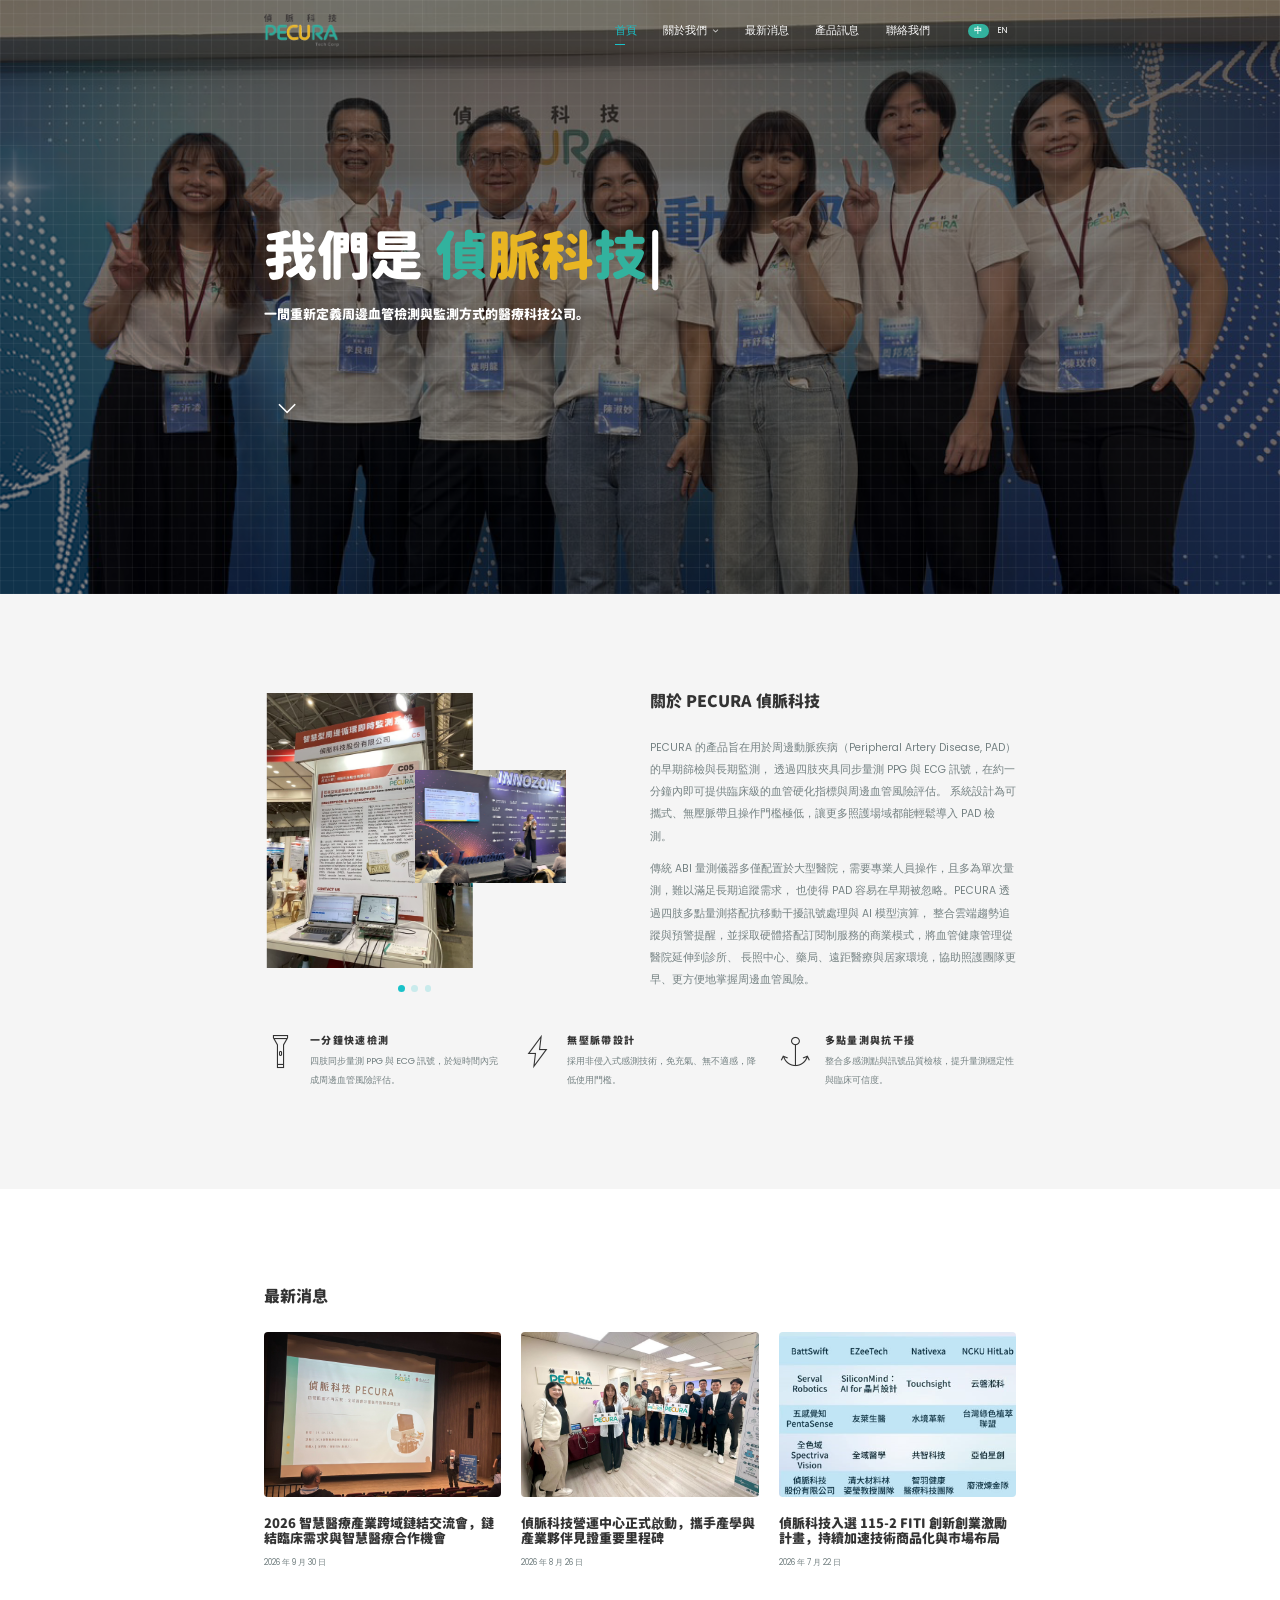
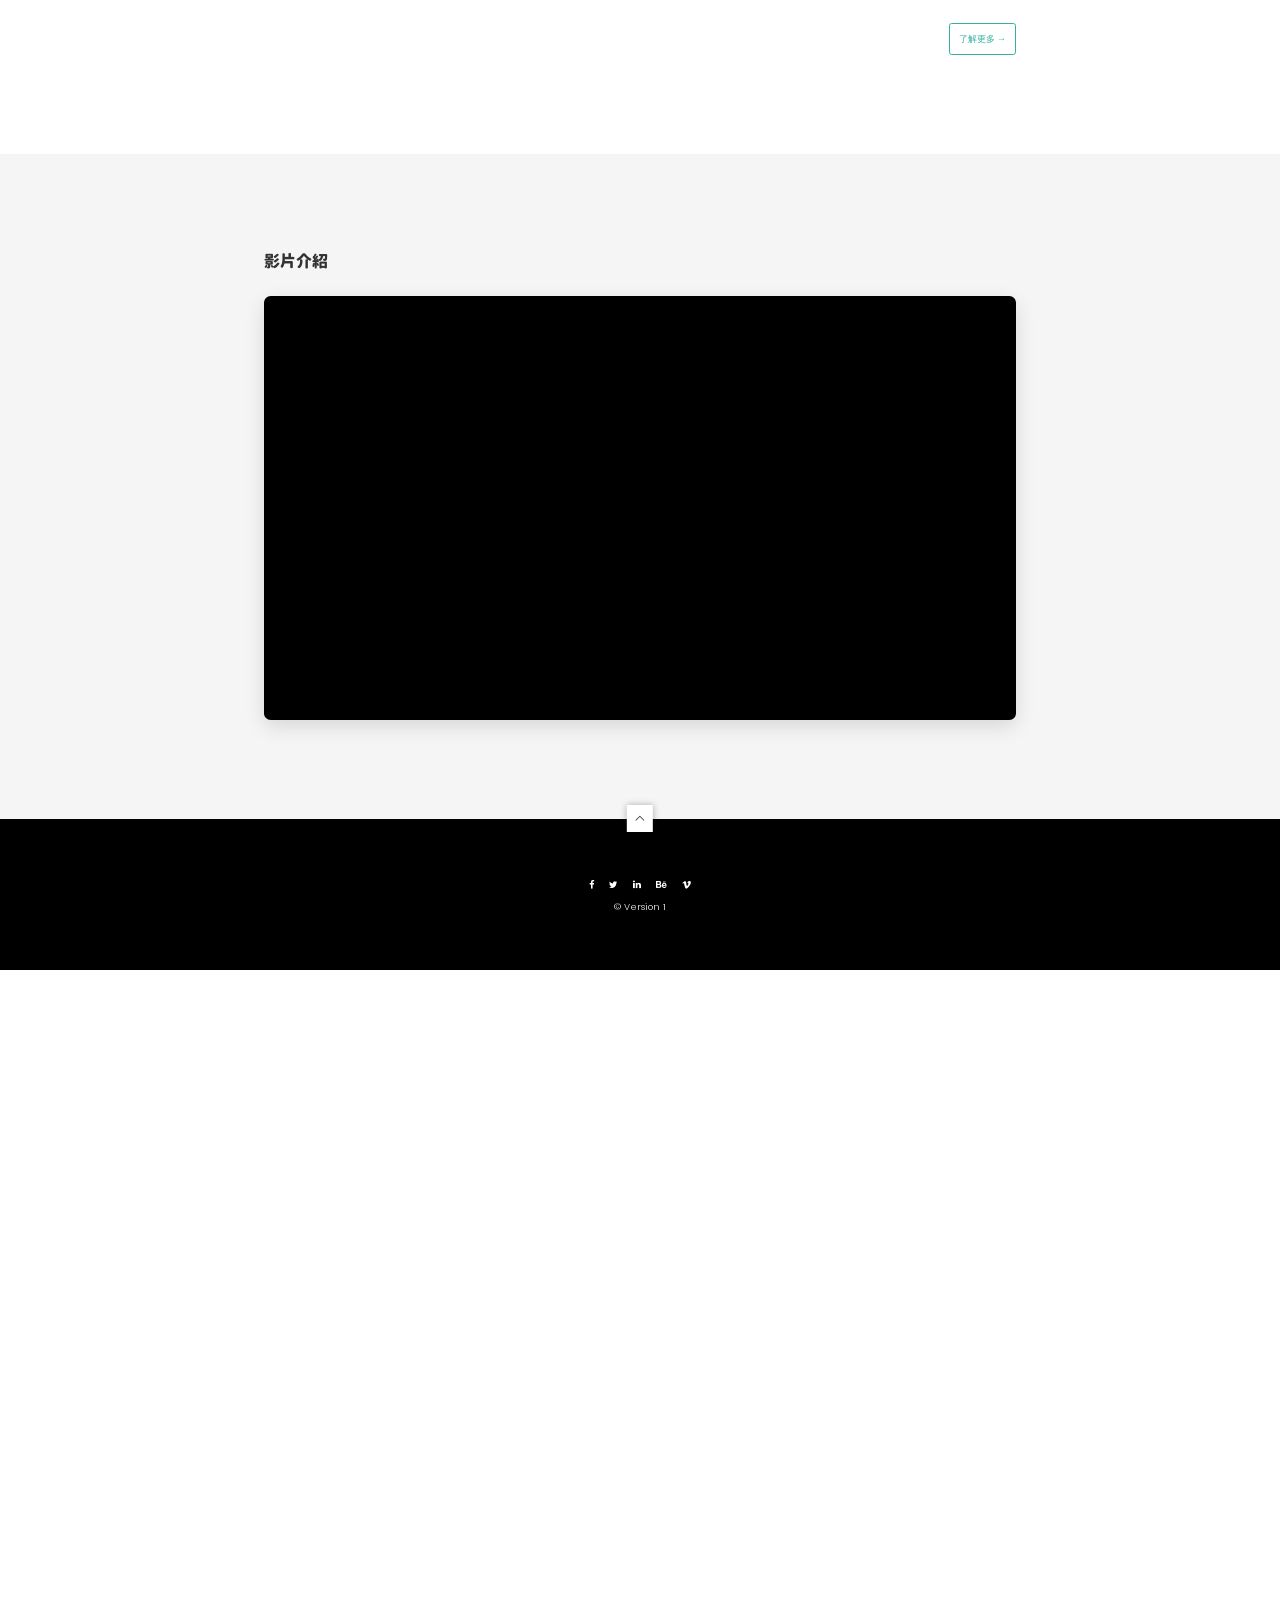
<file: index.html>
<!DOCTYPE html>
<html>
	<head>
		<title>PECURA 偵脈科技</title>
		<meta charset="utf-8">
		<meta name="viewport" content="width=device-width, initial-scale=1.0, maximum-scale=1.0, user-scalable=no">
		<meta name="format-detection" content="telephone=no">
		<meta name="apple-mobile-web-app-capable" content="yes">
		<!-- Fonts-->
		<link rel="stylesheet" type="text/css" href="assets/fonts/fontawesome/font-awesome.min.css">
		<link rel="stylesheet" type="text/css" href="assets/fonts/pe-icon/pe-icon.css">
		<!-- Vendors-->
		<link rel="stylesheet" type="text/css" href="assets/vendors/bootstrap/grid.css">
		<link rel="stylesheet" type="text/css" href="assets/vendors/magnific-popup/magnific-popup.min.css">
		<link rel="stylesheet" type="text/css" href="assets/vendors/swiper/swiper.css">
		<!-- App & fonts-->
		<link rel="stylesheet" type="text/css" href="https://fonts.googleapis.com/css?family=Poppins:300,400,500,600,700">
		<link rel="stylesheet" type="text/css" href="assets/css/main.css"><!--[if lt IE 9]>
			<script src="https://oss.maxcdn.com/libs/html5shiv/3.7.0/html5shiv.js"></script>
		<![endif]-->
	<style>
#latest-news { display:flex; flex-wrap:wrap; }
#latest-news > .col-lg-4 { width:100%; margin-bottom:32px; }
@media (min-width:992px) { #latest-news > .col-lg-4 { width:33.333333%; } }
</style>
</head>
	
	<body>
		<div class="page-wrap">
			
			<!-- header -->
			<header class="header header--fixed">
				<div class="container">
					<div class="header__inner">
						<div class="header__logo">
							<a href="index.html"><img src="assets/img/logo1.png" alt=""/></a>
						</div>

						<div class="header__menu">
							<!-- onepage-nav -->
							<nav class="onepage-nav">
								<!-- onepage-menu -->
								<ul class="onepage-menu">
									<li class="current-menu-item"><a href="#id-1">首頁</a></li>
									<li class="menu-item-has-children">
										<a href="about.html" class="menu-parent">
										關於我們
										<i class="fa fa-angle-down menu-caret" aria-hidden="true"></i>
										</a>

										<ul class="sub-menu">
										<li><a href="about.html#about-company">關於偵脈科技</a></li>
										<li><a href="about.html#vision-timeline">發展沿革</a></li>
										<li><a href="#team-members">創辦成員</a></li>
										<li><a href="#cofounders">運營團隊</a></li>
										</ul>
									</li>
									<li><a href="news.html">最新消息</a></li>
									<li><a href="product.html">產品訊息</a></li>
									<li><a href="contact.html">聯絡我們</a></li>
								</ul><!-- onepage-menu -->
								<div class="navbar-toggle"><span></span><span></span><span></span></div>
							</nav><!-- End / onepage-nav -->

							<!-- 語言切換 -->
							<div class="lang-switch">
								<a href="index.html" class="lang-btn is-active">中</a>
								<a href="index-en.html" class="lang-btn">EN</a>
							</div>
						</div>
					</div>
				</div>
			</header><!-- End / header -->
			
			<!-- Content-->
			<div class="md-content">
				
				<!-- hero -->
				<div class="hero" id="id-1" style="background-image: url('assets/img/bg/1.png'), url('assets/img/bg/2.png');">
					<div class="hero__wrapper">
						<div class="container">
							<div class="row">
								<div class="col-lg-8 ">
									<h1 class="hero__title">我們是
										
										<!-- typing__module -->
										<div class="typing__module" data-options='{"typeSpeed":60}'>
											<div class="typed-strings"><span>偵脈科技</span>
											</div><span class="typed"></span>
										</div><!-- End / typing__module -->
										
									</h1>
									<p class="hero__text">一間重新定義周邊血管檢測與監測方式的醫療科技公司。</p>
								</div>
							</div><span id="back-to-down"><i class="pe-7s-angle-down"></i></span>
						</div>
					</div>
				</div><!-- End / hero -->
				
				
				<!-- Section -->
				<section class="md-section bg-gray" id="id-2">
					<div class="container">
						<div class="row">
							<div class="col-lg-5 ">
								
								<!-- slide-image -->
								<div class="slide-image">
									
									<!-- swiper__module swiper-container -->
									<div class="swiper__module swiper-container slide-image__front" data-options='{"slidesPerView":1,"spaceBetween":0, "autoplay":3000,"loop":true}'>
										<div class="swiper-wrapper">
											<div class="slide-item" style="background-image: url('assets/img/about/1.jpg');"></div>
											<div class="slide-item" style="background-image: url('assets/img/about/2.jpg');"></div>
											<div class="slide-item" style="background-image: url('assets/img/about/3.jpg');"></div>
										</div>
										<div class="swiper-pagination-custom"></div>
									</div><!-- End / swiper__module swiper-container -->
									
									
									<!-- swiper-thumbnails__module swiper-container -->
									<div class="swiper-thumbnails__module swiper-container slide-image__black" data-options='{"slidesPerView":1,"spaceBetween":0, "autoplay":3000,"loop":true}'>
										<div class="swiper-wrapper">
											<div class="slide-item" style="background-image: url('assets/img/about/1b.jpg');"></div>
											<div class="slide-item" style="background-image: url('assets/img/about/2b.jpg');"></div>
											<div class="slide-item" style="background-image: url('assets/img/about/3b.jpg');"></div>
										</div>
									</div><!-- End / swiper-thumbnails__module swiper-container -->
									
								</div><!-- End / slide-image -->
								
							</div>
							<div class="col-lg-6 col-xs-offset-0 col-sm-offset-0 col-md-offset-0 col-lg-offset-1 ">
								
								<!-- title -->
								<div class="title">
									<h2 class="title__title">關於 PECURA 偵脈科技</h2>
								</div><!-- End / title -->
								
								<p class="fz-16">
									PECURA 的產品旨在用於周邊動脈疾病（Peripheral Artery Disease, PAD）的早期篩檢與長期監測，
									透過四肢夾具同步量測 PPG 與 ECG 訊號，在約一分鐘內即可提供臨床級的血管硬化指標與周邊血管風險評估。
									系統設計為可攜式、無壓脈帶且操作門檻極低，讓更多照護場域都能輕鬆導入 PAD 檢測。
								</p>
								<p class="fz-16">
									傳統 ABI 量測儀器多僅配置於大型醫院，需要專業人員操作，且多為單次量測，難以滿足長期追蹤需求，
									也使得 PAD 容易在早期被忽略。PECURA 透過四肢多點量測搭配抗移動干擾訊號處理與 AI 模型演算，
									整合雲端趨勢追蹤與預警提醒，並採取硬體搭配訂閱制服務的商業模式，將血管健康管理從醫院延伸到診所、
									長照中心、藥局、遠距醫療與居家環境，協助照護團隊更早、更方便地掌握周邊血管風險。
								</p>
							</div>
						</div>
						
						<!-- swiper__module swiper-container -->
						<div class="swiper__module swiper-container mt-50" data-options='{"slidesPerView":3,"spaceBetween":30,"autoplay":3000,"breakpoints":{"640":{"slidesPerView":1},"991":{"slidesPerView":2}}}'>
							<div class="swiper-wrapper">
								
								<!-- service -->
								<div class="service mb-0">
									<div class="service__icon"><i class="pe-7s-lintern"></i></div>
									<h3 class="service__title">一分鐘快速檢測</h3>
									<p class="service__text">四肢同步量測 PPG 與 ECG 訊號，於短時間內完成周邊血管風險評估。</p>
								</div><!-- End / service -->
								
								
								<!-- service -->
								<div class="service mb-0">
									<div class="service__icon"><i class="pe-7s-gleam"></i></div>
									<h3 class="service__title">無壓脈帶設計</h3>
									<p class="service__text">採用非侵入式感測技術，免充氣、無不適感，降低使用門檻。</p>
								</div><!-- End / service -->
								
								
								<!-- service -->
								<div class="service mb-0">
									<div class="service__icon"><i class="pe-7s-anchor"></i></div>
									<h3 class="service__title">多點量測與抗干擾</h3>
									<p class="service__text">整合多感測點與訊號品質檢核，提升量測穩定性與臨床可信度。</p>
								</div><!-- End / service -->
								
								
								<!-- service -->
								<div class="service mb-0">
									<div class="service__icon"><i class="pe-7s-refresh"></i></div>
									<h3 class="service__title">雲端趨勢追蹤</h3>
									<p class="service__text">支援長期追蹤與風險預警，協助照護團隊即時掌握血管健康變化。</p>
								</div><!-- End / service -->

							</div>
						</div><!-- End / swiper__module swiper-container -->
						
					</div>
				</section>
				<!-- End / Section -->
				 
				
				<!-- Section -->
				<section class="md-section" id="id-3">
					<div class="container">
						<div class="row">
							<div class="col-xs-12">
								
								<!-- title -->
								<div class="title">
									<h2 class="title__title">最新消息</h2>
								</div><!-- End / title -->
								
							</div>
						</div>
						<div class="row" id="latest-news" data-news-source="news.html">
                <div class="col-lg-4">
                    <div class="post__media"><a href="news-detail.html?id=9"><img src="assets/img/news/9/01-healthcare-exchange.jpg" alt="2026 智慧醫療產業跨域鏈結交流會，鏈結臨床需求與智慧醫療合作機會" loading="lazy"/></a></div>
                    <div class="post__body">
                        <h2 class="post__title"><a href="news-detail.html?id=9">2026 智慧醫療產業跨域鏈結交流會，鏈結臨床需求與智慧醫療合作機會</a></h2>
                        <div class="post__meta"><span class="date">2026 年 9 月 30 日</span></div>
                    </div>
                </div>
                <div class="col-lg-4">
                    
                    <div class="post__media"><a href="news-detail.html?id=8"><img src="assets/img/news/8/揭幕儀式_3.jpg" alt="偵脈科技營運中心揭幕儀式合影" loading="lazy"/></a></div>
                    <div class="post__body">
                        <h2 class="post__title"><a href="news-detail.html?id=8">偵脈科技營運中心正式啟動，攜手產學與產業夥伴見證重要里程碑</a></h2>
                        <div class="post__meta"><span class="date">2026 年 8 月 26 日</span></div>
                    </div>
                </div>
                <div class="col-lg-4">
                    <div class="post__media"><a href="news-detail.html?id=7"><img src="assets/img/news/7/01-fiti.png" alt="偵脈科技入選 115-2 FITI 創新創業激勵計畫，持續加速技術商品化與市場布局" loading="lazy"/></a></div>
                    <div class="post__body">
                        <h2 class="post__title"><a href="news-detail.html?id=7">偵脈科技入選 115-2 FITI 創新創業激勵計畫，持續加速技術商品化與市場布局</a></h2>
                        <div class="post__meta"><span class="date">2026 年 7 月 22 日</span></div>
                    </div>
                </div>
						</div>

						<div class="row">
							<div class="col-xs-12 text-right">
								<a class="news-btn" href="news.html">了解更多 →</a>
							</div>
						</div>
					</div>
				</section>
				<!-- End / Section -->
				
				<!-- Section -->
				<section class="md-section bg-gray" id="id-video">
				<div class="container">
					<div class="row">
					<div class="col-xs-12">
						<div class="title">
						<h2 class="title__title">影片介紹</h2>
						</div>
					</div>
					</div>

					<div class="row">
					<div class="col-xs-12">
						<div class="video-embed">
						<iframe
							src="https://www.youtube.com/embed/jHtGHKnw0GQ?autoplay=1&mute=1&controls=1&playsinline=1&rel=0"
							title="PECURA introduction video"
							frameborder="0"
							allow="autoplay; encrypted-media; picture-in-picture"
							allowfullscreen>
						</iframe>
						</div>
					</div>
					</div>
				</div>
				</section>
				<!-- End / Section -->

				

				
			</div>
			<!-- End / Content-->
			
			<!-- footer -->
			<div class="footer">
				<div id="back-to-top"><i class="pe-7s-angle-up"></i></div>
				<div class="container">
					<div class="footer__wrapper">
						<div class="footer__social">
										
										<!-- social-icon -->
										<a class="social-icon" href="#"><i class="social-icon__icon fa fa-facebook"></i>
										</a><!-- End / social-icon -->
										
										
										<!-- social-icon -->
										<a class="social-icon" href="#"><i class="social-icon__icon fa fa-twitter"></i>
										</a><!-- End / social-icon -->
										
										
										<!-- social-icon -->
										<a class="social-icon" href="#"><i class="social-icon__icon fa fa-linkedin"></i>
										</a><!-- End / social-icon -->
										
										
										<!-- social-icon -->
										<a class="social-icon" href="#"><i class="social-icon__icon fa fa-behance"></i>
										</a><!-- End / social-icon -->
										
										
										<!-- social-icon -->
										<a class="social-icon" href="#"><i class="social-icon__icon fa fa-vimeo"></i>
										</a><!-- End / social-icon -->
										
						</div>
						<p class="footer__copy">&copy; Version 1</p>
					</div>
				</div>
			</div><!-- End / footer -->
			
		</div>
		<!-- Vendors-->
		<script type="text/javascript" src="assets/vendors/jquery/jquery.min.js"></script>
		<script type="text/javascript" src="assets/vendors/imagesloaded/imagesloaded.pkgd.js"></script>
		<script type="text/javascript" src="assets/vendors/isotope-layout/isotope.pkgd.js"></script>
		<script type="text/javascript" src="assets/vendors/jquery-one-page/jquery.nav.min.js"></script>
		<script type="text/javascript" src="assets/vendors/jquery.easing/jquery.easing.min.js"></script>
		<script type="text/javascript" src="assets/vendors/jquery.matchHeight/jquery.matchHeight.min.js"></script>
		<script type="text/javascript" src="assets/vendors/magnific-popup/jquery.magnific-popup.min.js"></script>
		<script type="text/javascript" src="assets/vendors/masonry-layout/masonry.pkgd.js"></script>
		<script type="text/javascript" src="assets/vendors/swiper/swiper.jquery.js"></script>
		<script type="text/javascript" src="assets/vendors/menu/menu.js"></script>
		<script type="text/javascript" src="assets/vendors/typed/typed.min.js"></script>
		<!-- App-->
		<script type="text/javascript" src="assets/js/main.js"></script>
	<script src="assets/js/latest-news.js"></script>
	</body>
</html>
</file>
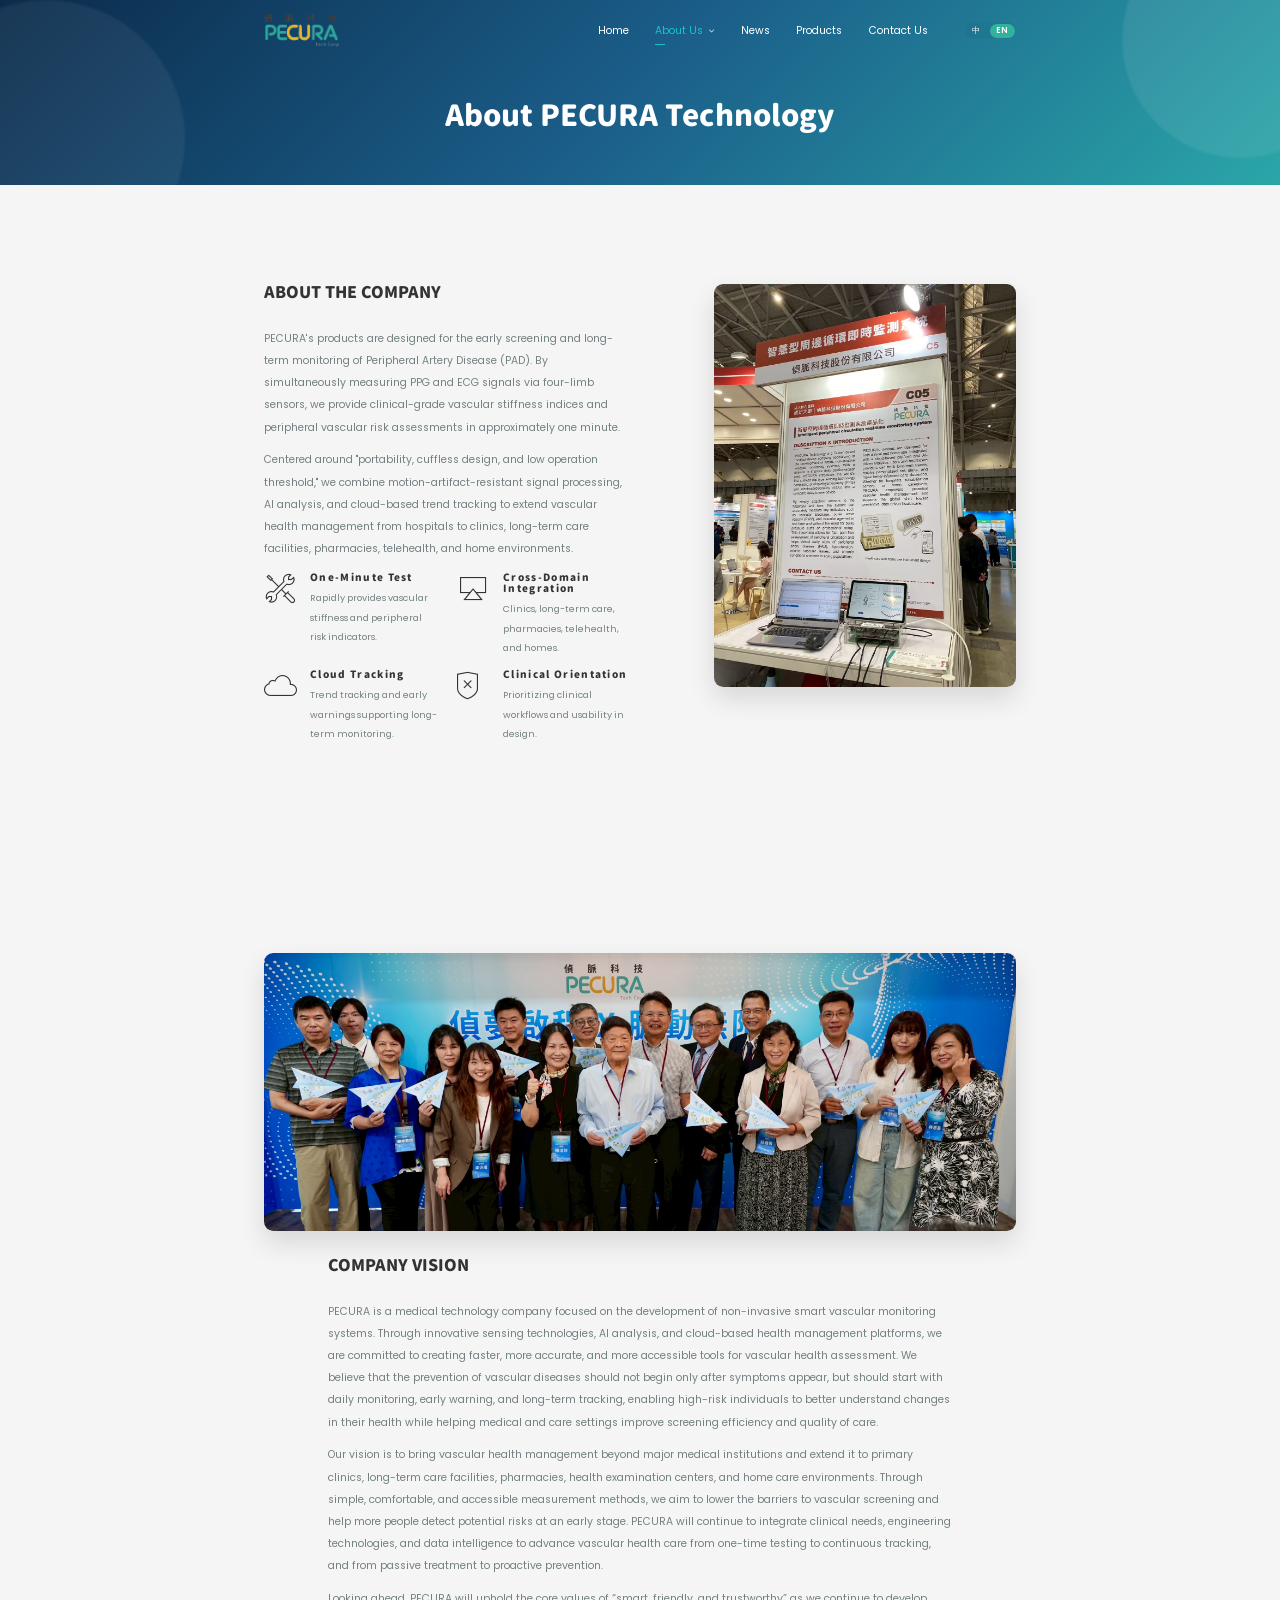
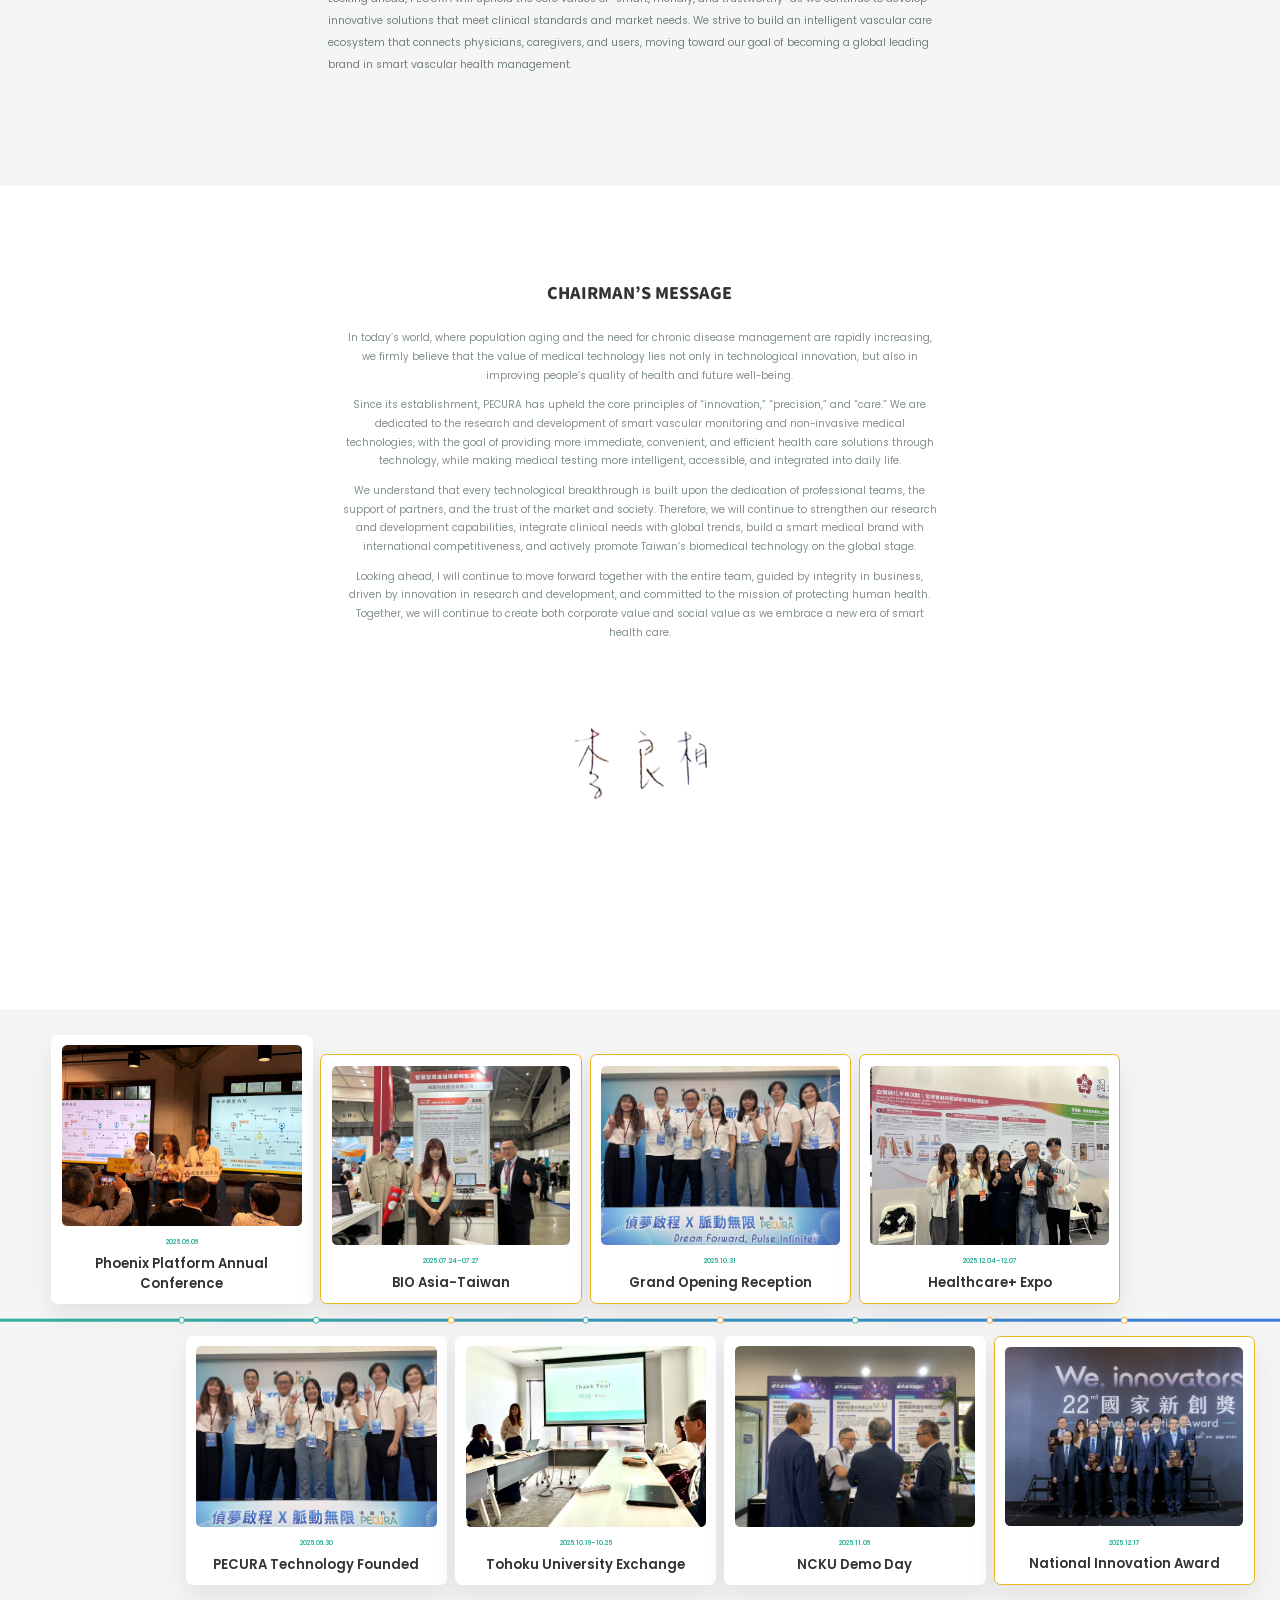
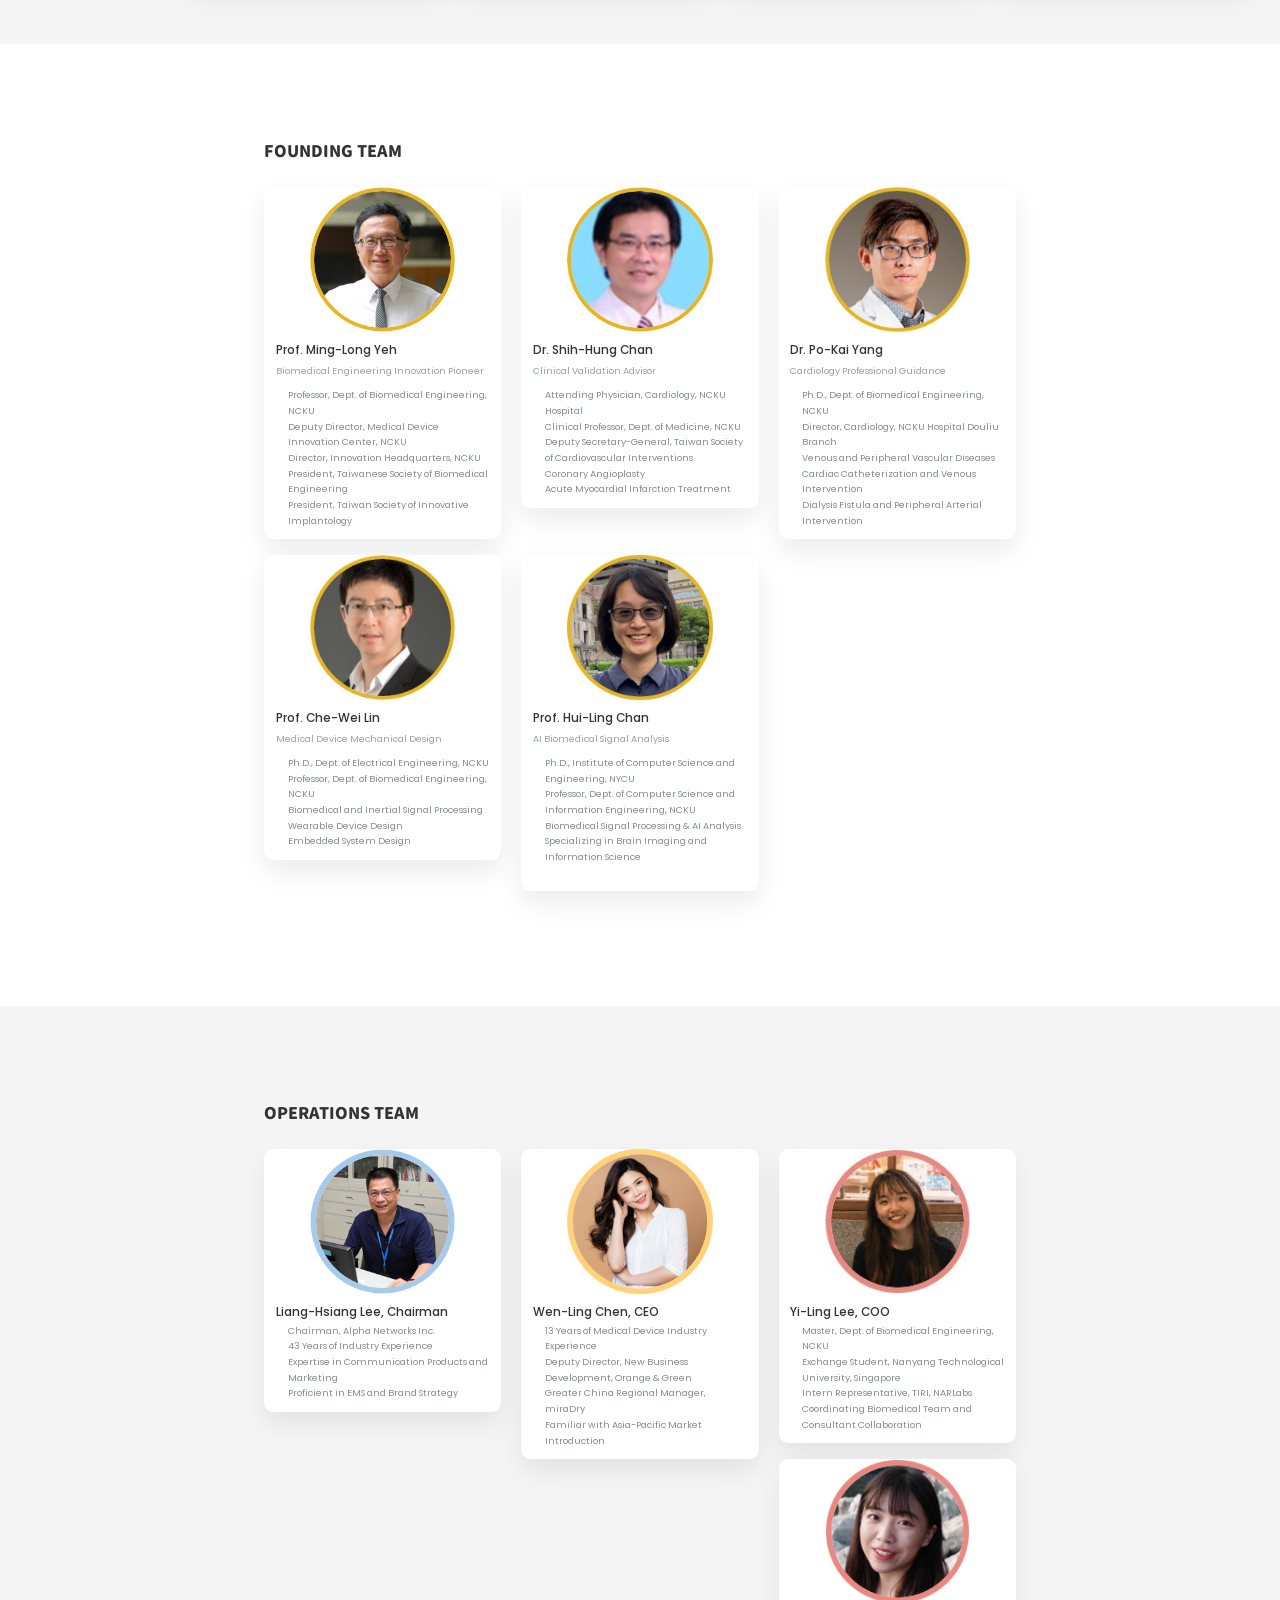
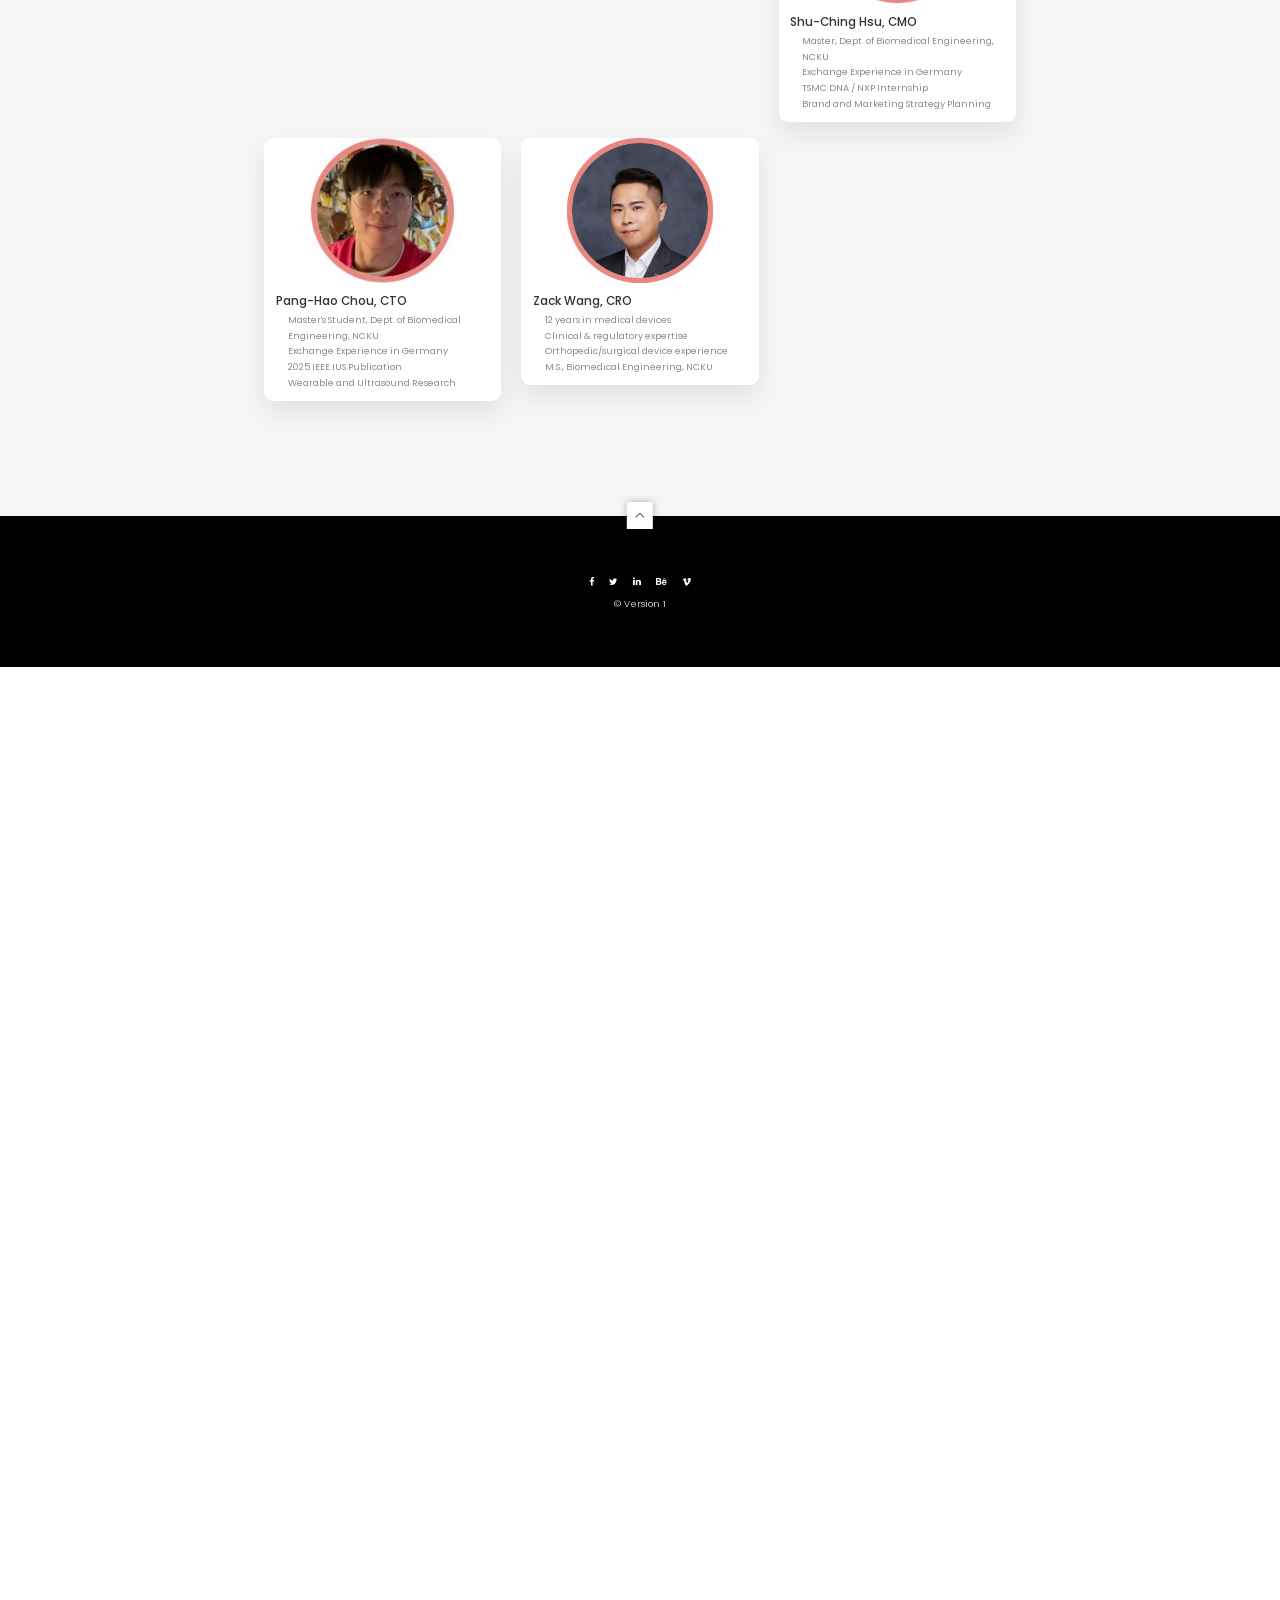
<file: about-en.html>
<!DOCTYPE html>
<html>
<head>
  <title>PECURA Technology | About Us</title>
  <meta charset="utf-8">
  <meta name="viewport" content="width=device-width, initial-scale=1.0, maximum-scale=1.0, user-scalable=no">
  <meta name="format-detection" content="telephone=no">
  <meta name="apple-mobile-web-app-capable" content="yes">

  <link rel="stylesheet" type="text/css" href="assets/fonts/fontawesome/font-awesome.min.css">
  <link rel="stylesheet" type="text/css" href="assets/fonts/pe-icon/pe-icon.css">

  <link rel="stylesheet" type="text/css" href="assets/vendors/bootstrap/grid.css">
  <link rel="stylesheet" type="text/css" href="assets/vendors/magnific-popup/magnific-popup.min.css">
  <link rel="stylesheet" type="text/css" href="assets/vendors/swiper/swiper.css">

  <link rel="stylesheet" type="text/css" href="https://fonts.googleapis.com/css?family=Poppins:300,400,500,600,700">
  <link rel="stylesheet" type="text/css" href="assets/css/main.css?v=timeline-20261008">
</head>

<body>
<div class="page-wrap">

  <header class="header header--fixed">
    <div class="container">
      <div class="header__inner">
        <div class="header__logo">
          <a href="index-en.html"><img src="assets/img/logo1.png" alt=""/></a>
        </div>

        <div class="header__menu">
          <nav class="onepage-nav">
            <ul class="onepage-menu">
              <li><a href="index-en.html#id-1">Home</a></li>
              <li class="menu-item-has-children">
                <a href="#about-company" class="menu-parent current-menu-item">
                  About Us
                  <i class="fa fa-angle-down menu-caret" aria-hidden="true"></i>
                </a>

                <ul class="sub-menu">
                  <li><a href="#about-company">About PECURA</a></li>
                  <li><a href="#vision-timeline">Milestone</a></li>
                  <li><a href="#team-members">Founding Team</a></li>
                  <li><a href="#cofounders">Operations Team</a></li>
                </ul>
              </li>

              <li><a href="news-en.html">News</a></li>
              <li><a href="product-en.html">Products</a></li>
              <li><a href="contact-en.html">Contact Us</a></li>
            </ul>
            <div class="navbar-toggle"><span></span><span></span><span></span></div>
          </nav>

          <div class="lang-switch">
            <a href="about.html" class="lang-btn">中</a>
            <a href="about-en.html" class="lang-btn is-active">EN</a>
          </div>
        </div>
      </div>
    </div>
  </header>
  <div class="md-content">

    <section class="about-hero">
        <div class="container">
            <div class="row">
                <div class="col-lg-8 col-lg-offset-2 text-center">
                <h1 class="about-title">About PECURA Technology</h1>
                </div>
            </div>
        </div>


        <div style="
            position:absolute; right:-120px; top:-120px; width:360px; height:360px;
            background: rgba(255,255,255,.08); border-radius: 999px; filter: blur(2px);
        "></div>
        <div style="
            position:absolute; left:-140px; bottom:-140px; width:420px; height:420px;
            background: rgba(255,255,255,.06); border-radius: 999px; filter: blur(2px);
        "></div>
    </section>

<section class="md-section bg-gray" id="about-company">
      <div class="container">
        <div class="row">
          <div class="col-lg-6">
            <div class="title">
              <h2 class="title__title">About the Company</h2>
            </div>

            <p class="fz-16">
              PECURA's products are designed for the early screening and long-term monitoring of Peripheral Artery Disease (PAD). 
              By simultaneously measuring PPG and ECG signals via four-limb sensors, we provide clinical-grade vascular stiffness indices and peripheral vascular risk assessments in approximately one minute.
            </p>

            <p class="fz-16">
              Centered around "portability, cuffless design, and low operation threshold," we combine motion-artifact-resistant signal processing, AI analysis, and cloud-based trend tracking to extend vascular health management from hospitals to clinics, long-term care facilities, pharmacies, telehealth, and home environments.
            </p>

            <div class="row" style="margin-top: 18px;">
              <div class="col-sm-6" style="margin-bottom: 18px;">
                <div class="service mb-0">
                  <div class="service__icon"><i class="pe-7s-tools"></i></div>
                  <h3 class="service__title">One-Minute Test</h3>
                  <p class="service__text">Rapidly provides vascular stiffness and peripheral risk indicators.</p>
                </div>
              </div>
              <div class="col-sm-6" style="margin-bottom: 18px;">
                <div class="service mb-0">
                  <div class="service__icon"><i class="pe-7s-airplay"></i></div>
                  <h3 class="service__title">Cross-Domain Integration</h3>
                  <p class="service__text">Clinics, long-term care, pharmacies, telehealth, and homes.</p>
                </div>
              </div>
              <div class="col-sm-6" style="margin-bottom: 18px;">
                <div class="service mb-0">
                  <div class="service__icon"><i class="pe-7s-cloud"></i></div>
                  <h3 class="service__title">Cloud Tracking</h3>
                  <p class="service__text">Trend tracking and early warnings supporting long-term monitoring.</p>
                </div>
              </div>
              <div class="col-sm-6" style="margin-bottom: 18px;">
                <div class="service mb-0">
                  <div class="service__icon"><i class="pe-7s-shield"></i></div>
                  <h3 class="service__title">Clinical Orientation</h3>
                  <p class="service__text">Prioritizing clinical workflows and usability in design.</p>
                </div>
              </div>
            </div>
          </div>

          <div class="col-lg-5 col-lg-offset-1">
            <div style="
              border-radius: 14px;
              overflow: hidden;
              box-shadow: 0 18px 40px rgba(0,0,0,.12);
              background: #fff;
            ">
              <img src="assets/img/about/1.jpg" alt="" style="width:100%; display:block;">
            </div>
          </div>

        </div>
      </div>
    </section>

    <section class="md-section bg-gray" id="about-company">
      <div class="container">

        <!-- Top horizontal image -->
        <div class="row">
          <div class="col-xs-12">
            <div style="
              border-radius: 14px;
              overflow: hidden;
              box-shadow: 0 18px 40px rgba(0,0,0,.12);
              background: #fff;
              margin-bottom: 40px;
            ">
              <img 
                src="assets/img/about/4.jpg" 
                alt="PECURA Company Vision" 
                style="
                  width: 100%;
                  height: 420px;
                  object-fit: cover;
                  object-position: center;
                  display: block;
                "
              >
            </div>
          </div>
        </div>

        <!-- Text section -->
        <div class="row">
          <div class="col-lg-10 col-lg-offset-1">

            <div class="title">
              <h2 class="title__title">Company Vision</h2>
            </div>

            <p class="fz-16">
              PECURA is a medical technology company focused on the development of non-invasive smart vascular monitoring systems. Through innovative sensing technologies, AI analysis, and cloud-based health management platforms, we are committed to creating faster, more accurate, and more accessible tools for vascular health assessment. We believe that the prevention of vascular diseases should not begin only after symptoms appear, but should start with daily monitoring, early warning, and long-term tracking, enabling high-risk individuals to better understand changes in their health while helping medical and care settings improve screening efficiency and quality of care.
            </p>            

            <p class="fz-16">
              Our vision is to bring vascular health management beyond major medical institutions and extend it to primary clinics, long-term care facilities, pharmacies, health examination centers, and home care environments. Through simple, comfortable, and accessible measurement methods, we aim to lower the barriers to vascular screening and help more people detect potential risks at an early stage. PECURA will continue to integrate clinical needs, engineering technologies, and data intelligence to advance vascular health care from one-time testing to continuous tracking, and from passive treatment to proactive prevention.
            </p>            

            <p class="fz-16">
              Looking ahead, PECURA will uphold the core values of “smart, friendly, and trustworthy” as we continue to develop innovative solutions that meet clinical standards and market needs. We strive to build an intelligent vascular care ecosystem that connects physicians, caregivers, and users, moving toward our goal of becoming a global leading brand in smart vascular health management.
            </p>

          </div>
        </div>

      </div>
    </section>

    <section class="md-section" id="chairman-message">
      <div class="container">
        <div class="row">
          <div class="col-lg-10 col-lg-offset-1">

            <div style="text-align:center; max-width:900px; margin:0 auto;">

              <div class="title">
                <h2 class="title__title">Chairman’s Message</h2>
              </div>

              <p style="line-height:1.9; font-size:15px; opacity:.9; text-align:center;">
                In today’s world, where population aging and the need for chronic disease management are rapidly increasing, we firmly believe that the value of medical technology lies not only in technological innovation, but also in improving people’s quality of health and future well-being.
              </p>

              <p style="line-height:1.9; font-size:15px; opacity:.9; text-align:center;">
                Since its establishment, PECURA has upheld the core principles of “innovation,” “precision,” and “care.” We are dedicated to the research and development of smart vascular monitoring and non-invasive medical technologies, with the goal of providing more immediate, convenient, and efficient health care solutions through technology, while making medical testing more intelligent, accessible, and integrated into daily life.
              </p>

              <p style="line-height:1.9; font-size:15px; opacity:.9; text-align:center;">
                We understand that every technological breakthrough is built upon the dedication of professional teams, the support of partners, and the trust of the market and society. Therefore, we will continue to strengthen our research and development capabilities, integrate clinical needs with global trends, build a smart medical brand with international competitiveness, and actively promote Taiwan’s biomedical technology on the global stage.
              </p>

              <p style="line-height:1.9; font-size:15px; opacity:.9; text-align:center;">
                Looking ahead, I will continue to move forward together with the entire team, guided by integrity in business, driven by innovation in research and development, and committed to the mission of protecting human health. Together, we will continue to create both corporate value and social value as we embrace a new era of smart health care.
              </p>

              <!-- Signature image -->
              <div style="margin-top:-10%;">
                <img 
                  src="assets/img/about/sign.png" 
                  alt="Chairman Li Liang-Hsiang’s Signature" 
                  style="
                    max-width:220px;
                    width:40%;
                    height:auto;
                    display:inline-block;
                  "
                >
              </div>

            </div>

          </div>
        </div>
      </div>
    </section>

    <section class="md-section bg-gray" id="vision-timeline">

      <div class="timeline-alt">
        <div class="tl-alt-item top">
          <div class="tl-alt-card">
            <img src="assets/img/milestone/phoenix.jpg">
            <div class="tl-alt-date">2025.06.06</div>
            <h5>Phoenix Platform Annual Conference</h5>
          </div>
        </div>

        <div class="tl-alt-item bottom">
          <div class="tl-alt-card">
            <img src="assets/img/milestone/company.PNG">
            <div class="tl-alt-date">2025.06.30</div>
            <h5>PECURA Technology Founded</h5>
          </div>
        </div>

        <div class="tl-alt-item top highlight">
          <div class="tl-alt-card">
            <a href="news-detail-en.html?id=1"><img src="assets/img/milestone/bioasia.JPG"></a>
            <div class="tl-alt-date">2025.07.24–07.27</div>
            <h5>BIO Asia-Taiwan</h5>
          </div>
        </div>

        <div class="tl-alt-item bottom">
          <div class="tl-alt-card">
            <img src="assets/img/milestone/japan.jpg">
            <div class="tl-alt-date">2025.10.19–10.25</div>
            <h5>Tohoku University Exchange</h5>
          </div>
        </div>

        <div class="tl-alt-item top highlight">
          <div class="tl-alt-card">
            <a href="news-detail-en.html?id=2"><img src="assets/img/milestone/opening.jpg"></a>
            <div class="tl-alt-date">2025.10.31</div>
            <h5>Grand Opening Reception</h5>
          </div>
        </div>

        <div class="tl-alt-item bottom">
          <div class="tl-alt-card">
            <img src="assets/img/milestone/demoday.jpg">
            <div class="tl-alt-date">2025.11.06</div>
            <h5>NCKU Demo Day</h5>
          </div>
        </div>

        <div class="tl-alt-item top highlight">
          <div class="tl-alt-card">
            <a href="news-detail-en.html?id=3"><img src="assets/img/milestone/medexpo.jpg"></a>
            <div class="tl-alt-date">2025.12.04–12.07</div>
            <h5>Healthcare+ Expo</h5>
          </div>
        </div>

        <div class="tl-alt-item bottom highlight">
          <div class="tl-alt-card">
            <a href="news-detail-en.html?id=4"><img src="assets/img/milestone/award.jpg"></a>
            <div class="tl-alt-date">2025.12.17</div>
            <h5>National Innovation Award</h5>
          </div>
        </div>

      </div>
    </section>

    <section class="md-section" id="team-members">
      <div class="container">
        <div class="row">
          <div class="col-xs-12">
            <div class="title">
              <h2 class="title__title">Founding Team</h2>
            </div>
          </div>
        </div>

        <div class="row">

          <div class="col-lg-4 col-sm-6" style="margin-bottom: 24px;">
            <div style="background:#fff; border-radius:14px; overflow:hidden; box-shadow: 0 18px 40px rgba(0,0,0,.08); height: 100%;">
              <div style="height:220px; width:220px; margin:0 auto; background: url('assets/img/team/1.png') center/cover no-repeat;"></div>
              <div style="padding: 18px 18px 16px;">
                <h3 style="margin:0 0 6px; font-size:18px;">Prof. Ming-Long Yeh</h3>
                <div style="opacity:.75; margin-bottom:10px;">Biomedical Engineering Innovation Pioneer</div>
                <ul style="margin:0; padding-left:18px; font-size:14px; opacity:.9; line-height:1.7;">
                  <li>Professor, Dept. of Biomedical Engineering, NCKU</li>
                  <li>Deputy Director, Medical Device Innovation Center, NCKU</li>
                  <li>Director, Innovation Headquarters, NCKU</li>
                  <li>President, Taiwanese Society of Biomedical Engineering</li>
                  <li>President, Taiwan Society of Innovative Implantology</li>
                </ul>
              </div>
            </div>
          </div>

          <div class="col-lg-4 col-sm-6" style="margin-bottom: 24px;">
            <div style="background:#fff; border-radius:14px; overflow:hidden; box-shadow: 0 18px 40px rgba(0,0,0,.08); height: 100%;">
              <div style="height:220px; width:220px; margin:0 auto; background: url('assets/img/team/2.png') center/cover no-repeat;"></div>
              <div style="padding: 18px 18px 16px;">
                <h3 style="margin:0 0 6px; font-size:18px;">Dr. Shih-Hung Chan</h3>
                <div style="opacity:.75; margin-bottom:10px;">Clinical Validation Advisor</div>
                <ul style="margin:0; padding-left:18px; font-size:14px; opacity:.9; line-height:1.7;">
                  <li>Attending Physician, Cardiology, NCKU Hospital</li>
                  <li>Clinical Professor, Dept. of Medicine, NCKU</li>
                  <li>Deputy Secretary-General, Taiwan Society of Cardiovascular Interventions</li>
                  <li>Coronary Angioplasty</li>
                  <li>Acute Myocardial Infarction Treatment</li>
                </ul>
              </div>
            </div>
          </div>

          <div class="col-lg-4 col-sm-6" style="margin-bottom: 24px;">
            <div style="background:#fff; border-radius:14px; overflow:hidden; box-shadow: 0 18px 40px rgba(0,0,0,.08); height: 100%;">
              <div style="height:220px; width:220px; margin:0 auto; background: url('assets/img/team/3.jpg') center/cover no-repeat;"></div>
              <div style="padding: 18px 18px 16px;">
                <h3 style="margin:0 0 6px; font-size:18px;">Dr. Po-Kai Yang</h3>
                <div style="opacity:.75; margin-bottom:10px;">Cardiology Professional Guidance</div>
                <ul style="margin:0; padding-left:18px; font-size:14px; opacity:.9; line-height:1.7;">
                  <li>Ph.D., Dept. of Biomedical Engineering, NCKU</li>
                  <li>Director, Cardiology, NCKU Hospital Douliu Branch</li>
                  <li>Venous and Peripheral Vascular Diseases</li>
                  <li>Cardiac Catheterization and Venous Intervention</li>
                  <li>Dialysis Fistula and Peripheral Arterial Intervention</li>
                </ul>
              </div>
            </div>
          </div>

          <div class="col-lg-4 col-sm-6" style="margin-bottom: 24px;">
            <div style="background:#fff; border-radius:14px; overflow:hidden; box-shadow: 0 18px 40px rgba(0,0,0,.08); height: 100%;">
              <div style="height:220px; width:220px; margin:0 auto; background: url('assets/img/team/4.jpg') center/cover no-repeat;"></div>
              <div style="padding: 18px 18px 16px;">
                <h3 style="margin:0 0 6px; font-size:18px;">Prof. Che-Wei Lin</h3>
                <div style="opacity:.75; margin-bottom:10px;">Medical Device Mechanical Design</div>
                <ul style="margin:0; padding-left:18px; font-size:14px; opacity:.9; line-height:1.7;">
                  <li>Ph.D., Dept. of Electrical Engineering, NCKU</li>
                  <li>Professor, Dept. of Biomedical Engineering, NCKU</li>
                  <li>Biomedical and Inertial Signal Processing</li>
                  <li>Wearable Device Design</li>
                  <li>Embedded System Design</li>
                </ul>
              </div>
            </div>
          </div>

          <div class="col-lg-4 col-sm-6" style="margin-bottom: 24px;">
            <div style="background:#fff; border-radius:14px; overflow:hidden; box-shadow: 0 18px 40px rgba(0,0,0,.08); height: 100%;">
              <div style="height:220px; width:220px; margin:0 auto; background: url('assets/img/team/5.jpg') center/cover no-repeat;"></div>
              <div style="padding: 18px 18px 16px;">
                <h3 style="margin:0 0 6px; font-size:18px;">Prof. Hui-Ling Chan</h3>
                <div style="opacity:.75; margin-bottom:10px;">AI Biomedical Signal Analysis</div>
                <ul style="margin:0; padding-left:18px; font-size:14px; opacity:.9; line-height:1.7;">
                  <li>Ph.D., Institute of Computer Science and Engineering, NYCU</li>
                  <li>Professor, Dept. of Computer Science and Information Engineering, NCKU</li>
                  <li>Biomedical Signal Processing & AI Analysis</li>
                  <li>Specializing in Brain Imaging and Information Science</li>
                  <li style="list-style:none;">&nbsp;</li>
                </ul>
              </div>
            </div>
          </div>

        </div>
      </div>
    </section>


    <section class="md-section bg-gray" id="cofounders">
      <div class="container">
        <div class="row">
          <div class="col-xs-12">
            <div class="title">
              <h2 class="title__title">Operations Team</h2>
            </div>
          </div>
        </div>

        <div class="row">
            <div class="col-lg-4 col-sm-6" style="margin-bottom: 24px;">
            <div style="background:#fff; border-radius:14px; overflow:hidden; box-shadow: 0 18px 40px rgba(0,0,0,.08); height: 100%;">
              <div style="height:220px; width:220px; margin:0 auto; background: url('assets/img/team/6.png') center/cover no-repeat;"></div>
              <div style="padding: 18px 18px 16px;">
                <h3 style="margin:0 0 6px; font-size:18px;">Liang-Hsiang Lee, Chairman</h3>
                <ul style="margin:0; padding-left:18px; font-size:14px; opacity:.9; line-height:1.7;">
                  <li>Chairman, Alpha Networks Inc.</li>
                  <li>43 Years of Industry Experience</li>
                  <li>Expertise in Communication Products and Marketing</li>
                  <li>Proficient in EMS and Brand Strategy</li>
                </ul>
              </div>
            </div>
          </div>

          <div class="col-lg-4 col-sm-6" style="margin-bottom: 24px;">
            <div style="background:#fff; border-radius:14px; overflow:hidden; box-shadow: 0 18px 40px rgba(0,0,0,.08); height: 100%;">
              <div style="height:220px; width:220px; margin:0 auto; background: url('assets/img/team/7.png') center/cover no-repeat;"></div>
              <div style="padding: 18px 18px 16px;">
                <h3 style="margin:0 0 6px; font-size:18px;">Wen-Ling Chen, CEO</h3>
                <ul style="margin:0; padding-left:18px; font-size:14px; opacity:.9; line-height:1.7;">
                  <li>13 Years of Medical Device Industry Experience</li>
                  <li>Deputy Director, New Business Development, Orange & Green</li>
                  <li>Greater China Regional Manager, miraDry</li>
                  <li>Familiar with Asia-Pacific Market Introduction</li>
                </ul>
              </div>
            </div>
          </div>

          <div class="col-lg-4 col-sm-6" style="margin-bottom: 24px;">
            <div style="background:#fff; border-radius:14px; overflow:hidden; box-shadow: 0 18px 40px rgba(0,0,0,.08); height: 100%;">
              <div style="height:220px; width:220px; margin:0 auto; background: url('assets/img/team/8.jpg') center/cover no-repeat;"></div>
              <div style="padding: 18px 18px 16px;">
                <h3 style="margin:0 0 6px; font-size:18px;">Yi-Ling Lee, COO</h3>
                <ul style="margin:0; padding-left:18px; font-size:14px; opacity:.9; line-height:1.7;">
                  <li>Master, Dept. of Biomedical Engineering, NCKU</li>
                  <li>Exchange Student, Nanyang Technological University, Singapore</li>
                  <li>Intern Representative, TIRI, NARLabs</li>
                  <li>Coordinating Biomedical Team and Consultant Collaboration</li>
                </ul>
              </div>
            </div>
          </div>

          <div class="col-lg-4 col-sm-6" style="margin-bottom: 24px;">
            <div style="background:#fff; border-radius:14px; overflow:hidden; box-shadow: 0 18px 40px rgba(0,0,0,.08); height: 100%;">
              <div style="height:220px; width:220px; margin:0 auto; background: url('assets/img/team/9.png') center/cover no-repeat;"></div>
              <div style="padding: 18px 18px 16px;">
                <h3 style="margin:0 0 6px; font-size:18px;">Shu-Ching Hsu, CMO</h3>
                <ul style="margin:0; padding-left:18px; font-size:14px; opacity:.9; line-height:1.7;">
                  <li>Master, Dept. of Biomedical Engineering, NCKU</li>
                  <li>Exchange Experience in Germany</li>
                  <li>TSMC DNA / NXP Internship</li>
                  <li>Brand and Marketing Strategy Planning</li>
                </ul>
              </div>
            </div>
          </div>

          <div class="col-lg-4 col-sm-6" style="margin-bottom: 24px;">
            <div style="background:#fff; border-radius:14px; overflow:hidden; box-shadow: 0 18px 40px rgba(0,0,0,.08); height: 100%;">
              <div style="height:220px; width:220px; margin:0 auto; background: url('assets/img/team/10.jpg') center/cover no-repeat;"></div>
              <div style="padding: 18px 18px 16px;">
                <h3 style="margin:0 0 6px; font-size:18px;">Pang-Hao Chou, CTO</h3>
                <ul style="margin:0; padding-left:18px; font-size:14px; opacity:.9; line-height:1.7;">
                  <li>Master's Student, Dept. of Biomedical Engineering, NCKU</li>
                  <li>Exchange Experience in Germany</li>
                  <li>2025 IEEE IUS Publication</li>
                  <li>Wearable and Ultrasound Research</li>
                </ul>
              </div>
            </div>
          </div>
          
          <div class="col-lg-4 col-sm-6" style="margin-bottom: 24px;">
            <div style="background:#fff; border-radius:14px; overflow:hidden; box-shadow: 0 18px 40px rgba(0,0,0,.08); height: 100%;">
              <div style="height:220px; width:220px; margin:0 auto; background: url('assets/img/team/11.jpg') center/cover no-repeat;"></div>
              <div style="padding: 18px 18px 16px;">
                <h3 style="margin:0 0 6px; font-size:18px;">Zack Wang, CRO</h3>
                <ul style="margin:0; padding-left:18px; font-size:14px; opacity:.9; line-height:1.7;">
                  <li>12 years in medical devices</li>
                  <li>Clinical & regulatory expertise</li>
                  <li>Orthopedic/surgical device experience</li>
                  <li>M.S., Biomedical Engineering, NCKU</li>
                </ul>
              </div>
            </div>
          </div>

        </div>

    </section>

  </div>
  <div class="footer">
    <div id="back-to-top"><i class="pe-7s-angle-up"></i></div>
    <div class="container">
      <div class="footer__wrapper">
        <div class="footer__social">
          <a class="social-icon" href="#"><i class="social-icon__icon fa fa-facebook"></i></a>
          <a class="social-icon" href="#"><i class="social-icon__icon fa fa-twitter"></i></a>
          <a class="social-icon" href="#"><i class="social-icon__icon fa fa-linkedin"></i></a>
          <a class="social-icon" href="#"><i class="social-icon__icon fa fa-behance"></i></a>
          <a class="social-icon" href="#"><i class="social-icon__icon fa fa-vimeo"></i></a>
        </div>
        <p class="footer__copy">&copy; Version 1</p>
      </div>
    </div>
  </div>
  </div>

<script type="text/javascript" src="assets/vendors/jquery/jquery.min.js"></script>
<script type="text/javascript" src="assets/vendors/imagesloaded/imagesloaded.pkgd.js"></script>
<script type="text/javascript" src="assets/vendors/isotope-layout/isotope.pkgd.js"></script>
<script type="text/javascript" src="assets/vendors/jquery-one-page/jquery.nav.min.js"></script>
<script type="text/javascript" src="assets/vendors/jquery.easing/jquery.easing.min.js"></script>
<script type="text/javascript" src="assets/vendors/jquery.matchHeight/jquery.matchHeight.min.js"></script>
<script type="text/javascript" src="assets/vendors/magnific-popup/jquery.magnific-popup.min.js"></script>
<script type="text/javascript" src="assets/vendors/masonry-layout/masonry.pkgd.js"></script>
<script type="text/javascript" src="assets/vendors/swiper/swiper.jquery.js"></script>
<script type="text/javascript" src="assets/vendors/menu/menu.js"></script>
<script type="text/javascript" src="assets/vendors/typed/typed.min.js"></script>

<script type="text/javascript" src="assets/js/main.js"></script>
</body>
</html>
</file>
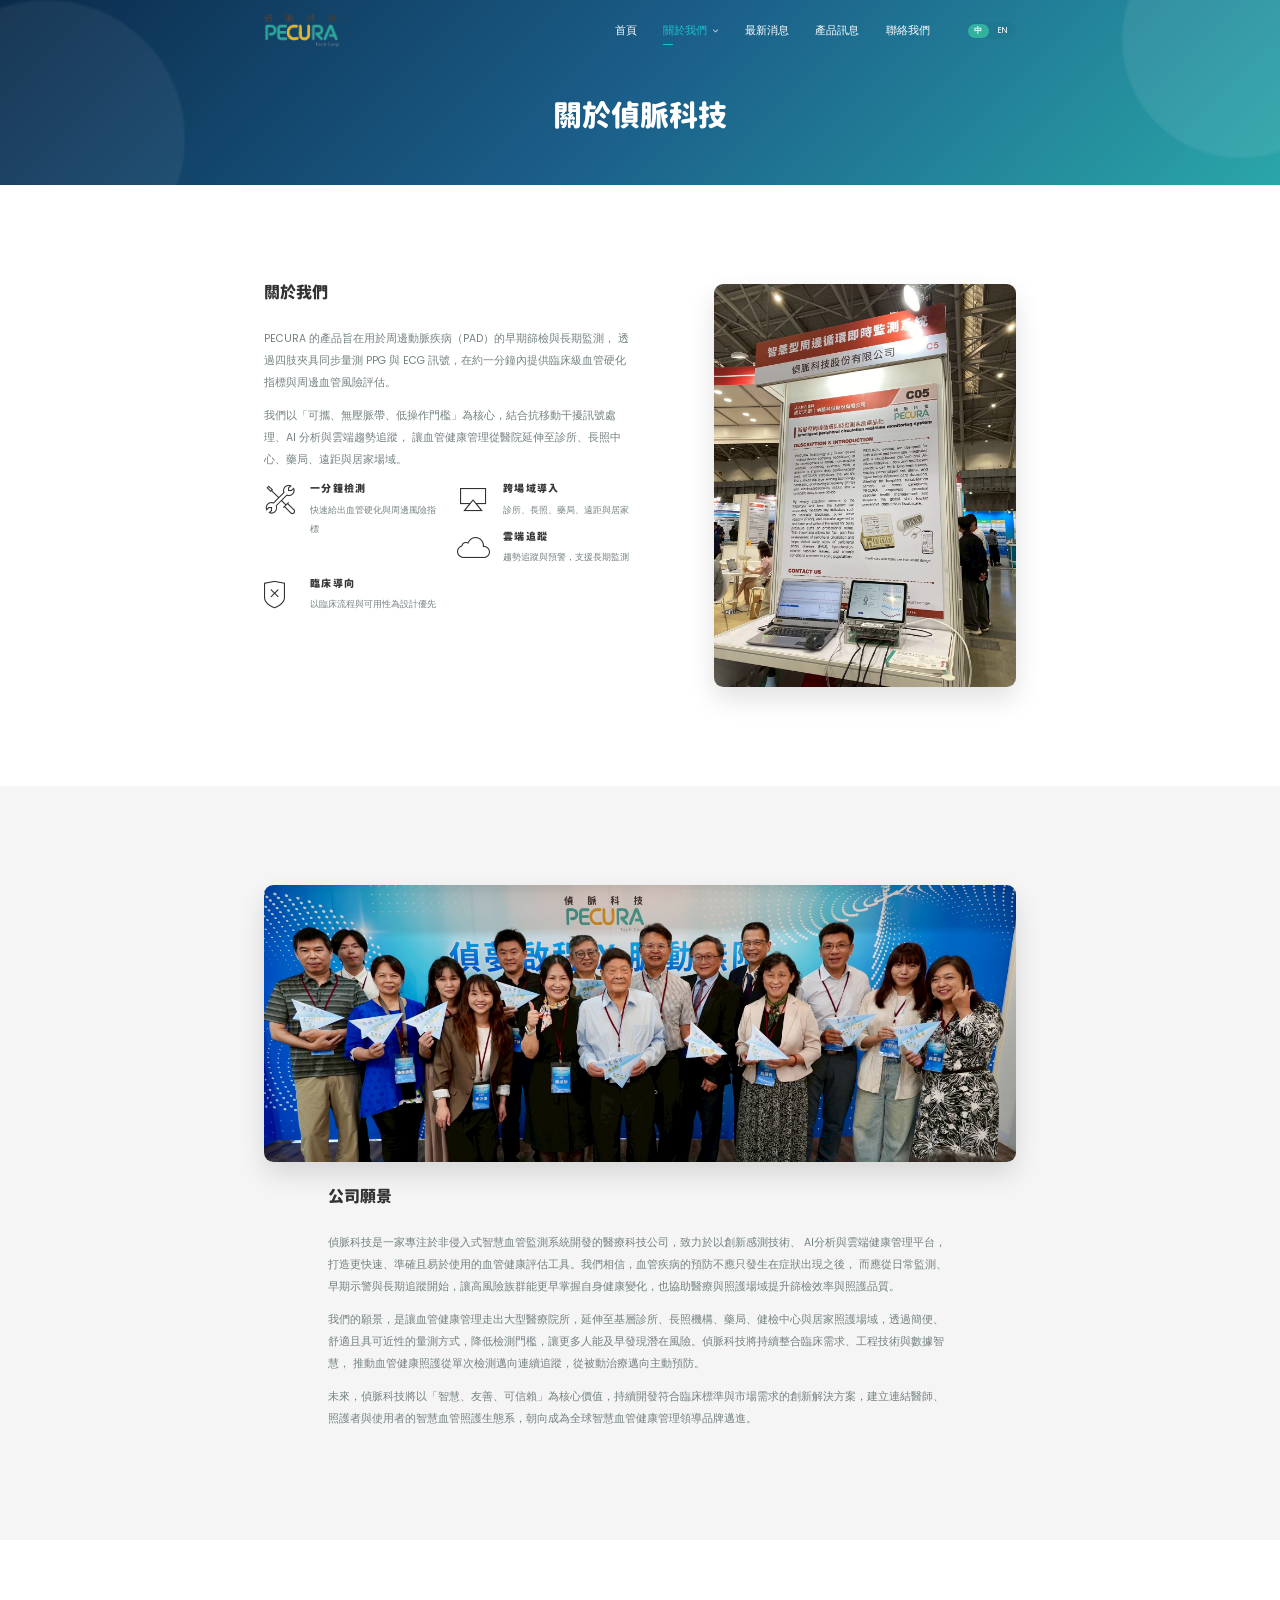
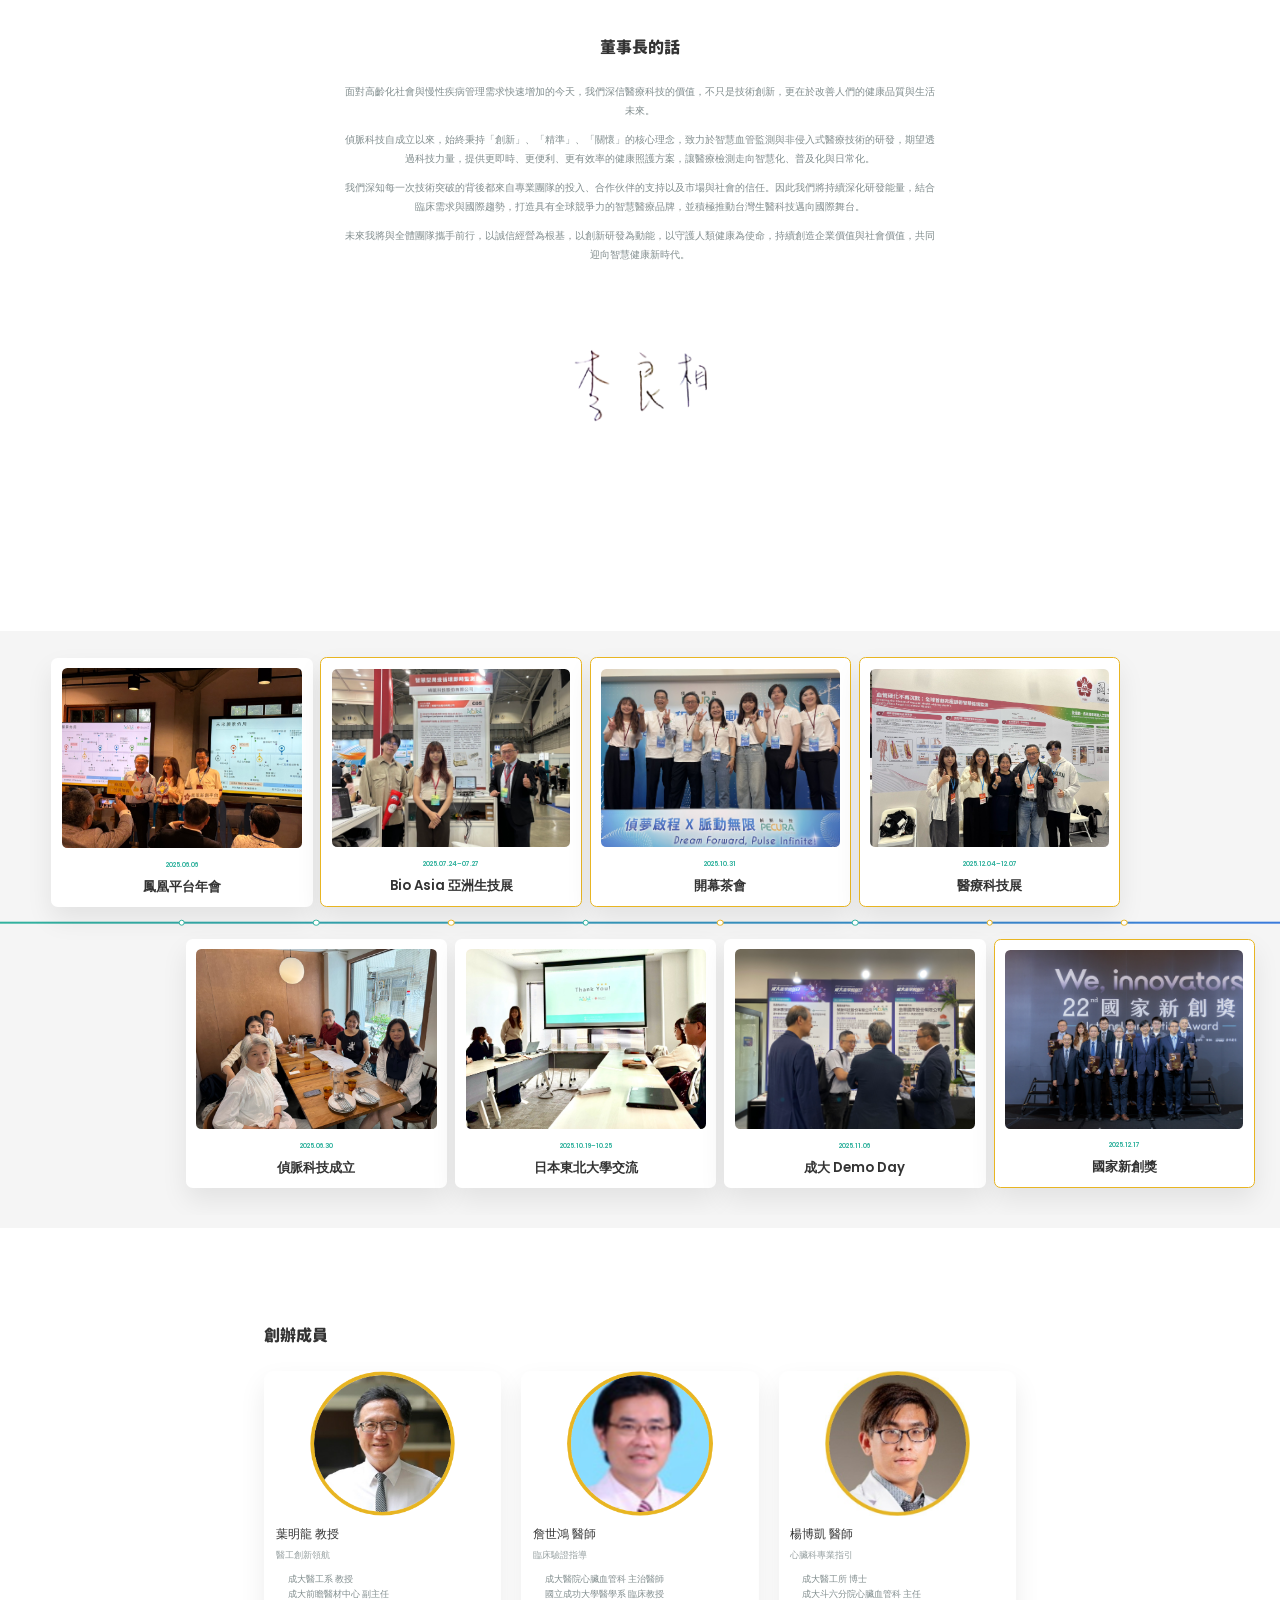
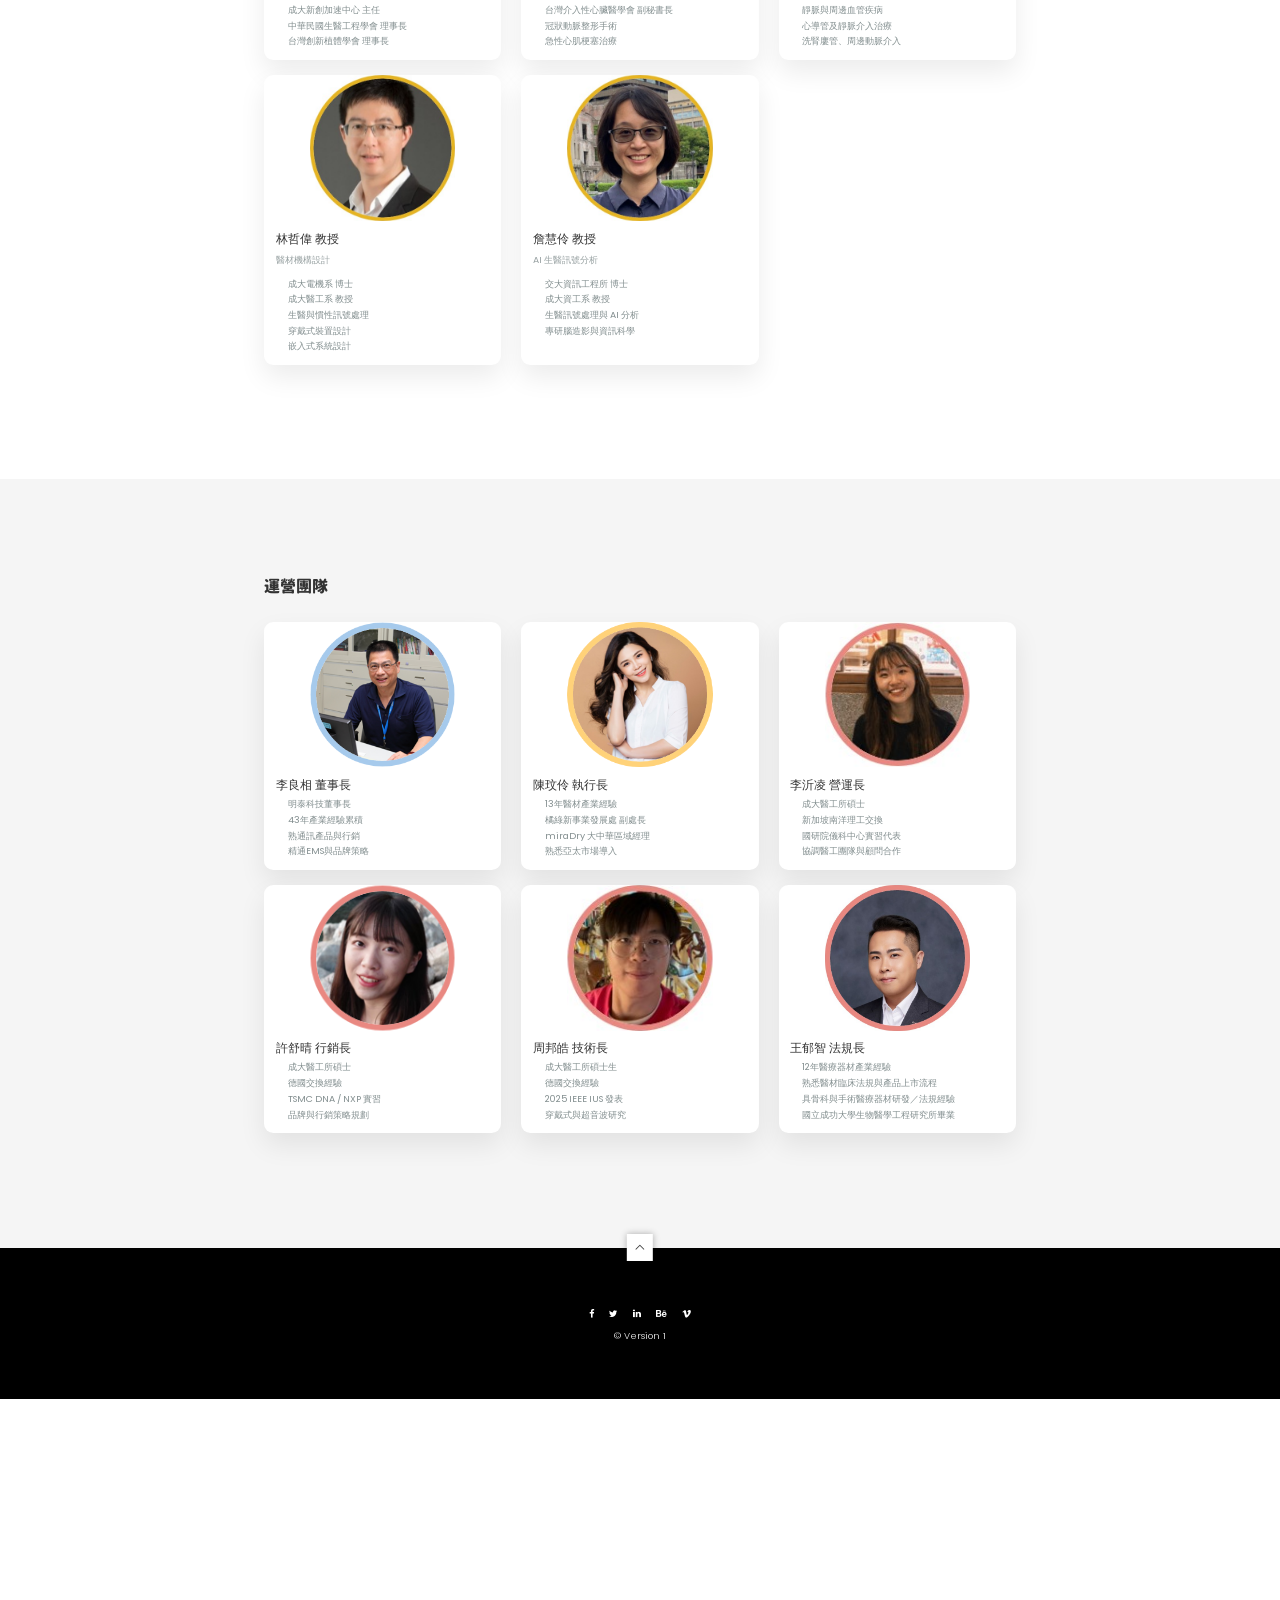
<file: about.html>
<!DOCTYPE html>
<html>
<head>
  <title>PECURA 偵脈科技｜About</title>
  <meta charset="utf-8">
  <meta name="viewport" content="width=device-width, initial-scale=1.0, maximum-scale=1.0, user-scalable=no">
  <meta name="format-detection" content="telephone=no">
  <meta name="apple-mobile-web-app-capable" content="yes">

  <!-- Fonts-->
  <link rel="stylesheet" type="text/css" href="assets/fonts/fontawesome/font-awesome.min.css">
  <link rel="stylesheet" type="text/css" href="assets/fonts/pe-icon/pe-icon.css">

  <!-- Vendors-->
  <link rel="stylesheet" type="text/css" href="assets/vendors/bootstrap/grid.css">
  <link rel="stylesheet" type="text/css" href="assets/vendors/magnific-popup/magnific-popup.min.css">
  <link rel="stylesheet" type="text/css" href="assets/vendors/swiper/swiper.css">

  <!-- App & fonts-->
  <link rel="stylesheet" type="text/css" href="https://fonts.googleapis.com/css?family=Poppins:300,400,500,600,700">
  <link rel="stylesheet" type="text/css" href="assets/css/main.css?v=timeline-20261008">
</head>

<body>
  <!-- About Opening Animation -->
<div id="about-opening" class="about-opening">
  <div class="about-opening__overlay"></div>

  <div class="about-opening__content">
    <h1>
      偵心齊飛翔 脈向大未來！
    </h1>
    <p>
      堅持關懷與照護的創新品牌
    </p>
  </div>
</div>

<div class="page-wrap">

  <!-- header（沿用你現有的） -->
  <header class="header header--fixed">
    <div class="container">
      <div class="header__inner">
        <div class="header__logo">
          <a href="index.html"><img src="assets/img/logo1.png" alt=""/></a>
        </div>

        <div class="header__menu">
          <nav class="onepage-nav">
            <ul class="onepage-menu">
              <li><a href="index.html#id-1">首頁</a></li>
              <li class="menu-item-has-children">
                <a href="#about-company" class="menu-parent current-menu-item">
                  關於我們
                  <i class="fa fa-angle-down menu-caret" aria-hidden="true"></i>
                </a>

                <ul class="sub-menu">
                  <li><a href="#about-company">關於偵脈科技</a></li>
                  <li><a href="#vision-timeline">發展沿革</a></li>
                  <li><a href="#team-members">創辦成員</a></li>
                  <li><a href="#cofounders">運營團隊</a></li>
                </ul>
              </li>

              <li><a href="news.html">最新消息</a></li>
              <li><a href="product.html">產品訊息</a></li>
              <li><a href="contact.html">聯絡我們</a></li>
            </ul>
            <div class="navbar-toggle"><span></span><span></span><span></span></div>
          </nav>

          <div class="lang-switch">
            <a href="about.html" class="lang-btn is-active">中</a>
            <a href="about-en.html" class="lang-btn">EN</a>
          </div>
        </div>
      </div>
    </div>
  </header>
  <!-- End / header -->

  <div class="md-content">

    <!-- 小型 Hero（不滿版） -->
    <section class="about-hero">
        <div class="container">
            <div class="row">
                <div class="col-lg-8 col-lg-offset-2 text-center">
                <h1 class="about-title">關於偵脈科技</h1>
                </div>
            </div>
        </div>


        <!-- 裝飾光暈（可刪） -->
        <div style="
            position:absolute; right:-120px; top:-120px; width:360px; height:360px;
            background: rgba(255,255,255,.08); border-radius: 999px; filter: blur(2px);
        "></div>
        <div style="
            position:absolute; left:-140px; bottom:-140px; width:420px; height:420px;
            background: rgba(255,255,255,.06); border-radius: 999px; filter: blur(2px);
        "></div>
    </section>

    <!-- Part 1：關於這間公司 -->
    <section class="md-section" id="about-company">
      <div class="container">
        <div class="row">
          <div class="col-lg-6">
            <div class="title">
              <h2 class="title__title">關於我們</h2>
            </div>

            <p class="fz-16">
              PECURA 的產品旨在用於周邊動脈疾病（PAD）的早期篩檢與長期監測，
              透過四肢夾具同步量測 PPG 與 ECG 訊號，在約一分鐘內提供臨床級血管硬化指標與周邊血管風險評估。
            </p>

            <p class="fz-16">
              我們以「可攜、無壓脈帶、低操作門檻」為核心，結合抗移動干擾訊號處理、AI 分析與雲端趨勢追蹤，
              讓血管健康管理從醫院延伸至診所、長照中心、藥局、遠距與居家場域。
            </p>

            <!-- 三個重點小卡 -->
            <div class="row" style="margin-top: 18px;">
              <div class="col-sm-6" style="margin-bottom: 18px;">
                <div class="service mb-0">
                  <div class="service__icon"><i class="pe-7s-tools"></i></div>
                  <h3 class="service__title">一分鐘檢測</h3>
                  <p class="service__text">快速給出血管硬化與周邊風險指標</p>
                </div>
              </div>
              <div class="col-sm-6" style="margin-bottom: 18px;">
                <div class="service mb-0">
                  <div class="service__icon"><i class="pe-7s-airplay"></i></div>
                  <h3 class="service__title">跨場域導入</h3>
                  <p class="service__text">診所、長照、藥局、遠距與居家</p>
                </div>
              </div>
              <div class="col-sm-6" style="margin-bottom: 18px;">
                <div class="service mb-0">
                  <div class="service__icon"><i class="pe-7s-cloud"></i></div>
                  <h3 class="service__title">雲端追蹤</h3>
                  <p class="service__text">趨勢追蹤與預警，支援長期監測</p>
                </div>
              </div>
              <div class="col-sm-6" style="margin-bottom: 18px;">
                <div class="service mb-0">
                  <div class="service__icon"><i class="pe-7s-shield"></i></div>
                  <h3 class="service__title">臨床導向</h3>
                  <p class="service__text">以臨床流程與可用性為設計優先</p>
                </div>
              </div>
            </div>
          </div>

          <!-- 右側圖片 / 圖像區 -->
          <div class="col-lg-5 col-lg-offset-1">
            <div style="
              border-radius: 14px;
              overflow: hidden;
              box-shadow: 0 18px 40px rgba(0,0,0,.12);
              background: #fff;
            ">
              <img src="assets/img/about/1.jpg" alt="" style="width:100%; display:block;">
            </div>
          </div>

        </div>
      </div>
    </section>

    <section class="md-section bg-gray" id="about-company">
      <div class="container">

        <!-- 上方橫向圖片 -->
        <div class="row">
          <div class="col-xs-12">
            <div style="
              border-radius: 14px;
              overflow: hidden;
              box-shadow: 0 18px 40px rgba(0,0,0,.12);
              background: #fff;
              margin-bottom: 40px;
            ">
              <img 
                src="assets/img/about/4.jpg" 
                alt="偵脈科技公司願景" 
                style="
                  width: 100%;
                  height: 420px;
                  object-fit: cover;
                  object-position: center;
                  display: block;
                "
              >
            </div>
          </div>
        </div>

        <!-- 下方文字 -->
        <div class="row">
          <div class="col-lg-10 col-lg-offset-1">

            <div class="title">
              <h2 class="title__title">公司願景</h2>
            </div>

            <p class="fz-16">
              偵脈科技是一家專注於非侵入式智慧血管監測系統開發的醫療科技公司，致力於以創新感測技術、
              AI分析與雲端健康管理平台，打造更快速、準確且易於使用的血管健康評估工具。我們相信，血管疾病的預防不應只發生在症狀出現之後，
              而應從日常監測、早期示警與長期追蹤開始，讓高風險族群能更早掌握自身健康變化，也協助醫療與照護場域提升篩檢效率與照護品質。
            </p>            

            <p class="fz-16">
              我們的願景，是讓血管健康管理走出大型醫療院所，延伸至基層診所、長照機構、藥局、健檢中心與居家照護場域，透過簡便、
              舒適且具可近性的量測方式，降低檢測門檻，讓更多人能及早發現潛在風險。偵脈科技將持續整合臨床需求、工程技術與數據智慧，
              推動血管健康照護從單次檢測邁向連續追蹤，從被動治療邁向主動預防。
            </p>            

            <p class="fz-16">
              未來，偵脈科技將以「智慧、友善、可信賴」為核心價值，持續開發符合臨床標準與市場需求的創新解決方案，建立連結醫師、
              照護者與使用者的智慧血管照護生態系，朝向成為全球智慧血管健康管理領導品牌邁進。
            </p>

          </div>
        </div>

      </div>
    </section>

        <section class="md-section" id="chairman-message">
      <div class="container">
        <div class="row">
          <div class="col-lg-10 col-lg-offset-1">

            <div style="text-align:center; max-width:900px; margin:0 auto;">

              <div class="title">
                <h2 class="title__title">董事長的話</h2>
              </div>

              <p style="line-height:1.9; font-size:15px; opacity:.9; text-align:center;">
                面對高齡化社會與慢性疾病管理需求快速增加的今天，我們深信醫療科技的價值，不只是技術創新，更在於改善人們的健康品質與生活未來。
              </p>

              <p style="line-height:1.9; font-size:15px; opacity:.9; text-align:center;">
                偵脈科技自成立以來，始終秉持「創新」、「精準」、「關懷」的核心理念，致力於智慧血管監測與非侵入式醫療技術的研發，期望透過科技力量，提供更即時、更便利、更有效率的健康照護方案，讓醫療檢測走向智慧化、普及化與日常化。
              </p>

              <p style="line-height:1.9; font-size:15px; opacity:.9; text-align:center;">
                我們深知每一次技術突破的背後都來自專業團隊的投入、合作伙伴的支持以及市場與社會的信任。因此我們將持續深化研發能量，結合臨床需求與國際趨勢，打造具有全球競爭力的智慧醫療品牌，並積極推動台灣生醫科技邁向國際舞台。
              </p>

              <p style="line-height:1.9; font-size:15px; opacity:.9; text-align:center;">
                未來我將與全體團隊攜手前行，以誠信經營為根基，以創新研發為動能，以守護人類健康為使命，持續創造企業價值與社會價值，共同迎向智慧健康新時代。
              </p>

              <!-- 簽名檔圖片 -->
              <div style="margin-top:-10%;">
                <img 
                  src="assets/img/about/sign.png" 
                  alt="李良相董事長簽名" 
                  style="
                    max-width:220px;
                    width:40%;
                    height:auto;
                    display:inline-block;
                  "
                >
              </div>

            </div>

          </div>
        </div>
      </div>
    </section>

    <section class="md-section bg-gray" id="vision-timeline">

      <div class="timeline-alt">
        <!-- 1 -->
        <div class="tl-alt-item top">
          <div class="tl-alt-card">
            <img src="assets/img/milestone/phoenix.jpg">
            <div class="tl-alt-date">2025.06.06</div>
            <h5>鳳凰平台年會</h5>
          </div>
        </div>

        <!-- 2 -->
        <div class="tl-alt-item bottom">
          <div class="tl-alt-card">
            <img src="assets/img/milestone/company.jpg">
            <div class="tl-alt-date">2025.06.30</div>
            <h5>偵脈科技成立</h5>
          </div>
        </div>

        <!-- 3 -->
        <div class="tl-alt-item top highlight">
          <div class="tl-alt-card">
            <a href="news-detail.html?id=1"><img src="assets/img/milestone/bioasia.JPG"></a>
            <div class="tl-alt-date">2025.07.24–07.27</div>
            <h5>Bio Asia 亞洲生技展</h5>
          </div>
        </div>

        <!-- 4 -->
        <div class="tl-alt-item bottom">
          <div class="tl-alt-card">
            <img src="assets/img/milestone/japan.jpg">
            <div class="tl-alt-date">2025.10.19–10.25</div>
            <h5>日本東北大學交流</h5>
          </div>
        </div>

        <!-- 5 -->
        <div class="tl-alt-item top highlight">
          <div class="tl-alt-card">
            <a href="news-detail.html?id=2"><img src="assets/img/milestone/opening.jpg"></a>
            <div class="tl-alt-date">2025.10.31</div>
            <h5>開幕茶會</h5>
          </div>
        </div>

        <!-- 6 -->
        <div class="tl-alt-item bottom">
          <div class="tl-alt-card">
            <img src="assets/img/milestone/demoday.jpg">
            <div class="tl-alt-date">2025.11.06</div>
            <h5>成大 Demo Day</h5>
          </div>
        </div>

        <!-- 7 -->
        <div class="tl-alt-item top highlight">
          <div class="tl-alt-card">
            <a href="news-detail.html?id=3"><img src="assets/img/milestone/medexpo.jpg"></a>
            <div class="tl-alt-date">2025.12.04–12.07</div>
            <h5>醫療科技展</h5>
          </div>
        </div>

        <!-- 8 最新 -->
        <div class="tl-alt-item bottom highlight">
          <div class="tl-alt-card">
            <a href="news-detail.html?id=4"><img src="assets/img/milestone/award.jpg"></a>
            <div class="tl-alt-date">2025.12.17</div>
            <h5>國家新創獎</h5>
          </div>
        </div>

      </div>
    </section>

    <section class="md-section" id="team-members">
      <div class="container">
        <div class="row">
          <div class="col-xs-12">
            <div class="title">
              <h2 class="title__title">創辦成員</h2>
            </div>
          </div>
        </div>

        <div class="row">

          <!-- 1. 葉明龍 教授 -->
          <div class="col-lg-4 col-sm-6" style="margin-bottom: 24px;">
            <div style="background:#fff; border-radius:14px; overflow:hidden; box-shadow: 0 18px 40px rgba(0,0,0,.08); height: 100%;">
              <div style="height:220px; width:220px; margin:0 auto; background: url('assets/img/team/1.png') center/cover no-repeat;"></div>
              <div style="padding: 18px 18px 16px;">
                <h3 style="margin:0 0 6px; font-size:18px;">葉明龍 教授</h3>
                <div style="opacity:.75; margin-bottom:10px;">醫工創新領航</div>
                <ul style="margin:0; padding-left:18px; font-size:14px; opacity:.9; line-height:1.7;">
                  <li>成大醫工系 教授</li>
                  <li>成大前瞻醫材中心 副主任</li>
                  <li>成大新創加速中心 主任</li>
                  <li>中華民國生醫工程學會 理事長</li>
                  <li>台灣創新植體學會 理事長</li>
                </ul>
              </div>
            </div>
          </div>

          <!-- 2. 詹世鴻 醫師 -->
          <div class="col-lg-4 col-sm-6" style="margin-bottom: 24px;">
            <div style="background:#fff; border-radius:14px; overflow:hidden; box-shadow: 0 18px 40px rgba(0,0,0,.08); height: 100%;">
              <div style="height:220px; width:220px; margin:0 auto; background: url('assets/img/team/2.png') center/cover no-repeat;"></div>
              <div style="padding: 18px 18px 16px;">
                <h3 style="margin:0 0 6px; font-size:18px;">詹世鴻 醫師</h3>
                <div style="opacity:.75; margin-bottom:10px;">臨床驗證指導</div>
                <ul style="margin:0; padding-left:18px; font-size:14px; opacity:.9; line-height:1.7;">
                  <li>成大醫院心臟血管科 主治醫師</li>
                  <li>國立成功大學醫學系 臨床教授</li>
                  <li>台灣介入性心臟醫學會 副秘書長</li>
                  <li>冠狀動脈整形手術</li>
                  <li>急性心肌梗塞治療</li>
                </ul>
              </div>
            </div>
          </div>

          <!-- 3. 楊博凱 醫師 -->
          <div class="col-lg-4 col-sm-6" style="margin-bottom: 24px;">
            <div style="background:#fff; border-radius:14px; overflow:hidden; box-shadow: 0 18px 40px rgba(0,0,0,.08); height: 100%;">
              <div style="height:220px; width:220px; margin:0 auto; background: url('assets/img/team/3.jpg') center/cover no-repeat;"></div>
              <div style="padding: 18px 18px 16px;">
                <h3 style="margin:0 0 6px; font-size:18px;">楊博凱 醫師</h3>
                <div style="opacity:.75; margin-bottom:10px;">心臟科專業指引</div>
                <ul style="margin:0; padding-left:18px; font-size:14px; opacity:.9; line-height:1.7;">
                  <li>成大醫工所 博士</li>
                  <li>成大斗六分院心臟血管科 主任</li>
                  <li>靜脈與周邊血管疾病</li>
                  <li>心導管及靜脈介入治療</li>
                  <li>洗腎廔管、周邊動脈介入</li>
                </ul>
              </div>
            </div>
          </div>

          <!-- 4. 林哲偉 教授 -->
          <div class="col-lg-4 col-sm-6" style="margin-bottom: 24px;">
            <div style="background:#fff; border-radius:14px; overflow:hidden; box-shadow: 0 18px 40px rgba(0,0,0,.08); height: 100%;">
              <div style="height:220px; width:220px; margin:0 auto; background: url('assets/img/team/4.jpg') center/cover no-repeat;"></div>
              <div style="padding: 18px 18px 16px;">
                <h3 style="margin:0 0 6px; font-size:18px;">林哲偉 教授</h3>
                <div style="opacity:.75; margin-bottom:10px;">醫材機構設計</div>
                <ul style="margin:0; padding-left:18px; font-size:14px; opacity:.9; line-height:1.7;">
                  <li>成大電機系 博士</li>
                  <li>成大醫工系 教授</li>
                  <li>生醫與慣性訊號處理</li>
                  <li>穿戴式裝置設計</li>
                  <li>嵌入式系統設計</li>
                </ul>
              </div>
            </div>
          </div>

          <!-- 5. 詹慧伶 教授 -->
          <div class="col-lg-4 col-sm-6" style="margin-bottom: 24px;">
            <div style="background:#fff; border-radius:14px; overflow:hidden; box-shadow: 0 18px 40px rgba(0,0,0,.08); height: 100%;">
              <div style="height:220px; width:220px; margin:0 auto; background: url('assets/img/team/5.jpg') center/cover no-repeat;"></div>
              <div style="padding: 18px 18px 16px;">
                <h3 style="margin:0 0 6px; font-size:18px;">詹慧伶 教授</h3>
                <div style="opacity:.75; margin-bottom:10px;">AI 生醫訊號分析</div>
                <ul style="margin:0; padding-left:18px; font-size:14px; opacity:.9; line-height:1.7;">
                  <li>交大資訊工程所 博士</li>
                  <li>成大資工系 教授</li>
                  <li>生醫訊號處理與 AI 分析</li>
                  <li>專研腦造影與資訊科學</li>
                  <li style="list-style:none;">&nbsp;</li>
                </ul>
              </div>
            </div>
          </div>

        </div>
      </div>
    </section>


    <!-- Part 2：運營團隊 -->
    <section class="md-section bg-gray" id="cofounders">
      <div class="container">
        <div class="row">
          <div class="col-xs-12">
            <div class="title">
              <h2 class="title__title">運營團隊</h2>
            </div>
          </div>
        </div>

        <div class="row">
<!--
          <!- 1 陳淑妙 ->
          <div class="col-lg-4 col-sm-6" style="margin-bottom: 24px;">
            <div style="background:#fff; border-radius:14px; overflow:hidden; box-shadow: 0 18px 40px rgba(0,0,0,.08); height: 100%;">
              <div style="height:220px; background: url('assets/img/team/chen-sm.jpg') center/cover no-repeat;"></div>
              <div style="padding: 18px 18px 16px;">
                <h3 style="margin:0 0 6px; font-size:18px;">陳淑妙 商業顧問</h3>
                <ul style="margin:0; padding-left:18px; font-size:14px; opacity:.9; line-height:1.7;">
                  <li>國研院儀科中心技術副總監</li>
                  <li>20年新創輔導管理經驗</li>
                  <li>熟品牌行銷與媒體公關</li>
                  <li style="list-style:none;">&nbsp;</li>
                </ul>
              </div>
            </div>
          </div>
-->
          <!-- 2 李良相 -->
          <div class="col-lg-4 col-sm-6" style="margin-bottom: 24px;">
            <div style="background:#fff; border-radius:14px; overflow:hidden; box-shadow: 0 18px 40px rgba(0,0,0,.08); height: 100%;">
              <div style="height:220px; width:220px; margin:0 auto; background: url('assets/img/team/6.png') center/cover no-repeat;"></div>
              <div style="padding: 18px 18px 16px;">
                <h3 style="margin:0 0 6px; font-size:18px;">李良相 董事長</h3>
                <ul style="margin:0; padding-left:18px; font-size:14px; opacity:.9; line-height:1.7;">
                  <li>明泰科技董事長</li>
                  <li>43年產業經驗累積</li>
                  <li>熟通訊產品與行銷</li>
                  <li>精通EMS與品牌策略</li>
                </ul>
              </div>
            </div>
          </div>

          <!-- 3 陳淑貞 -->
<!--          <div class="col-lg-4 col-sm-6" style="margin-bottom: 24px;">
            <div style="background:#fff; border-radius:14px; overflow:hidden; box-shadow: 0 18px 40px rgba(0,0,0,.08); height: 100%;">
              <div style="height:220px; background: url('assets/img/team/chen-sz.jpg') center/cover no-repeat;"></div>
              <div style="padding: 18px 18px 16px;">
                <h3 style="margin:0 0 6px; font-size:18px;">陳淑貞 董事</h3>
                <ul style="margin:0; padding-left:18px; font-size:14px; opacity:.9; line-height:1.7;">
                  <li>亞翔資深副總</li>
                  <li>30年財務治理經驗</li>
                  <li>主導兩岸企業上市</li>
                  <li>精通IPO與財務審查</li>
                </ul>
              </div>
            </div>
          </div>
-->
          <!-- 4 翁振勳 ->
          <div class="col-lg-4 col-sm-6" style="margin-bottom: 24px;">
            <div style="background:#fff; border-radius:14px; overflow:hidden; box-shadow: 0 18px 40px rgba(0,0,0,.08); height: 100%;">
              <div style="height:220px; background: url('assets/img/team/weng.jpg') center/cover no-repeat;"></div>
              <div style="padding: 18px 18px 16px;">
                <h3 style="margin:0 0 6px; font-size:18px;">翁振勳 法規顧問</h3>
                <ul style="margin:0; padding-left:18px; font-size:14px; opacity:.9; line-height:1.7;">
                  <li>成大前瞻醫材中心研究員</li>
                  <li>15年法規專精經驗</li>
                  <li>專利與市場分析</li>
                  <li>TFDA法規種子人員</li>
                </ul>
              </div>
            </div>
          </div>
        -->
          <!-- 5 陳文齡 -->
          <div class="col-lg-4 col-sm-6" style="margin-bottom: 24px;">
            <div style="background:#fff; border-radius:14px; overflow:hidden; box-shadow: 0 18px 40px rgba(0,0,0,.08); height: 100%;">
              <div style="height:220px; width:220px; margin:0 auto; background: url('assets/img/team/7.png') center/cover no-repeat;"></div>
              <div style="padding: 18px 18px 16px;">
                <h3 style="margin:0 0 6px; font-size:18px;">陳玟伶 執行長</h3>
                <ul style="margin:0; padding-left:18px; font-size:14px; opacity:.9; line-height:1.7;">
                  <li>13年醫材產業經驗</li>
                  <li>橘綠新事業發展處 副處長</li>
                  <li>miraDry 大中華區域經理</li>
                  <li>熟悉亞太市場導入</li>
                </ul>
              </div>
            </div>
          </div>

          <!-- 6 李沂凌 -->
          <div class="col-lg-4 col-sm-6" style="margin-bottom: 24px;">
            <div style="background:#fff; border-radius:14px; overflow:hidden; box-shadow: 0 18px 40px rgba(0,0,0,.08); height: 100%;">
              <div style="height:220px; width:220px; margin:0 auto; background: url('assets/img/team/8.jpg') center/cover no-repeat;"></div>
              <div style="padding: 18px 18px 16px;">
                <h3 style="margin:0 0 6px; font-size:18px;">李沂凌 營運長</h3>
                <ul style="margin:0; padding-left:18px; font-size:14px; opacity:.9; line-height:1.7;">
                  <li>成大醫工所碩士</li>
                  <li>新加坡南洋理工交換</li>
                  <li>國研院儀科中心實習代表</li>
                  <li>協調醫工團隊與顧問合作</li>
                </ul>
              </div>
            </div>
          </div>

          <!-- 7 許舒晴 -->
          <div class="col-lg-4 col-sm-6" style="margin-bottom: 24px;">
            <div style="background:#fff; border-radius:14px; overflow:hidden; box-shadow: 0 18px 40px rgba(0,0,0,.08); height: 100%;">
              <div style="height:220px; width:220px; margin:0 auto; background: url('assets/img/team/9.png') center/cover no-repeat;"></div>
              <div style="padding: 18px 18px 16px;">
                <h3 style="margin:0 0 6px; font-size:18px;">許舒晴 行銷長</h3>
                <ul style="margin:0; padding-left:18px; font-size:14px; opacity:.9; line-height:1.7;">
                  <li>成大醫工所碩士</li>
                  <li>德國交換經驗</li>
                  <li>TSMC DNA / NXP 實習</li>
                  <li>品牌與行銷策略規劃</li>
                </ul>
              </div>
            </div>
          </div>

          <!-- 8 周邦皓 -->
          <div class="col-lg-4 col-sm-6" style="margin-bottom: 24px;">
            <div style="background:#fff; border-radius:14px; overflow:hidden; box-shadow: 0 18px 40px rgba(0,0,0,.08); height: 100%;">
              <div style="height:220px; width:220px; margin:0 auto; background: url('assets/img/team/10.jpg') center/cover no-repeat;"></div>
              <div style="padding: 18px 18px 16px;">
                <h3 style="margin:0 0 6px; font-size:18px;">周邦皓 技術長</h3>
                <ul style="margin:0; padding-left:18px; font-size:14px; opacity:.9; line-height:1.7;">
                  <li>成大醫工所碩士生</li>
                  <li>德國交換經驗</li>
                  <li>2025 IEEE IUS 發表</li>
                  <li>穿戴式與超音波研究</li>
                </ul>
              </div>
            </div>
          </div>

                    <!-- 9 王郁智 -->
          <div class="col-lg-4 col-sm-6" style="margin-bottom: 24px;">
            <div style="background:#fff; border-radius:14px; overflow:hidden; box-shadow: 0 18px 40px rgba(0,0,0,.08); height: 100%;">
              <div style="height:220px; width:220px; margin:0 auto; background: url('assets/img/team/11.jpg') center/cover no-repeat;"></div>
              <div style="padding: 18px 18px 16px;">
                <h3 style="margin:0 0 6px; font-size:18px;">王郁智 法規長</h3>
                <ul style="margin:0; padding-left:18px; font-size:14px; opacity:.9; line-height:1.7;">
                  <li>12年醫療器材產業經驗</li>
                  <li>熟悉醫材臨床法規與產品上市流程</li>
                  <li>具骨科與手術醫療器材研發／法規經驗</li>
                  <li>國立成功大學生物醫學工程研究所畢業</li>
                </ul>
              </div>
            </div>
          </div>

        </div>

    </section>

  </div>
  <!-- End / Content -->

  <!-- footer（沿用你現有的） -->
  <div class="footer">
    <div id="back-to-top"><i class="pe-7s-angle-up"></i></div>
    <div class="container">
      <div class="footer__wrapper">
        <div class="footer__social">
          <a class="social-icon" href="#"><i class="social-icon__icon fa fa-facebook"></i></a>
          <a class="social-icon" href="#"><i class="social-icon__icon fa fa-twitter"></i></a>
          <a class="social-icon" href="#"><i class="social-icon__icon fa fa-linkedin"></i></a>
          <a class="social-icon" href="#"><i class="social-icon__icon fa fa-behance"></i></a>
          <a class="social-icon" href="#"><i class="social-icon__icon fa fa-vimeo"></i></a>
        </div>
        <p class="footer__copy">&copy; Version 1</p>
      </div>
    </div>
  </div>
  <!-- End / footer -->

</div>

<!-- Vendors-->
<script type="text/javascript" src="assets/vendors/jquery/jquery.min.js"></script>
<script type="text/javascript" src="assets/vendors/imagesloaded/imagesloaded.pkgd.js"></script>
<script type="text/javascript" src="assets/vendors/isotope-layout/isotope.pkgd.js"></script>
<script type="text/javascript" src="assets/vendors/jquery-one-page/jquery.nav.min.js"></script>
<script type="text/javascript" src="assets/vendors/jquery.easing/jquery.easing.min.js"></script>
<script type="text/javascript" src="assets/vendors/jquery.matchHeight/jquery.matchHeight.min.js"></script>
<script type="text/javascript" src="assets/vendors/magnific-popup/jquery.magnific-popup.min.js"></script>
<script type="text/javascript" src="assets/vendors/masonry-layout/masonry.pkgd.js"></script>
<script type="text/javascript" src="assets/vendors/swiper/swiper.jquery.js"></script>
<script type="text/javascript" src="assets/vendors/menu/menu.js"></script>
<script type="text/javascript" src="assets/vendors/typed/typed.min.js"></script>

<!-- App-->
<script type="text/javascript" src="assets/js/main.js"></script>
</body>
</html>
</file>
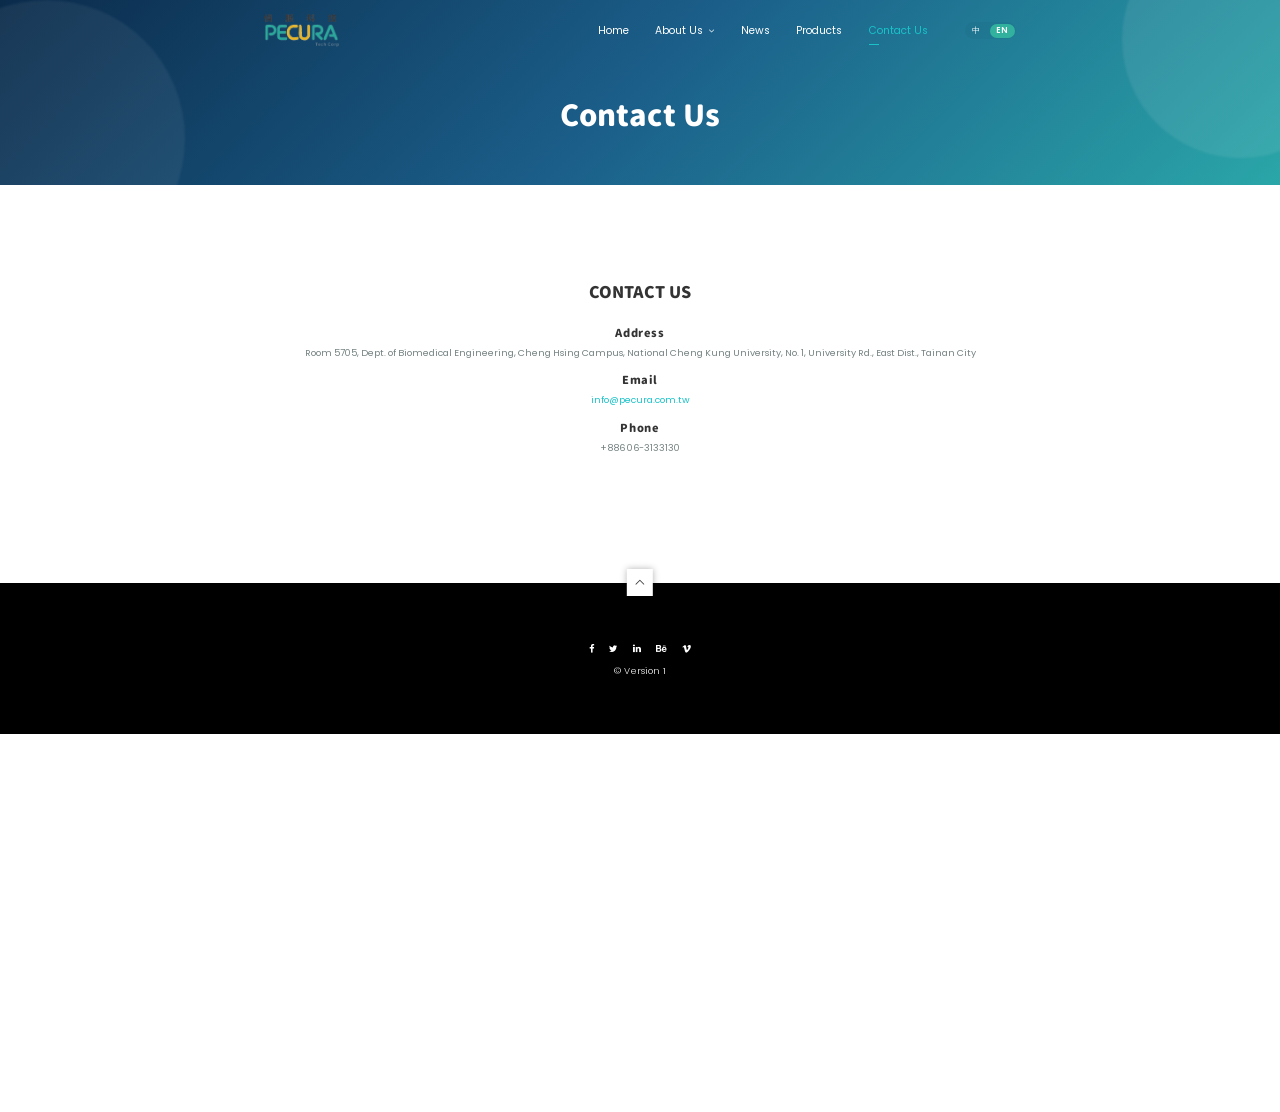
<file: contact-en.html>
<!DOCTYPE html>
<html>
<head>
  <title>PECURA Technology | Contact Us</title>
  <meta charset="utf-8">
  <meta name="viewport" content="width=device-width, initial-scale=1.0, maximum-scale=1.0, user-scalable=no">
  <meta name="format-detection" content="telephone=no">
  <meta name="apple-mobile-web-app-capable" content="yes">

  <link rel="stylesheet" type="text/css" href="assets/fonts/fontawesome/font-awesome.min.css">
  <link rel="stylesheet" type="text/css" href="assets/fonts/pe-icon/pe-icon.css">

  <link rel="stylesheet" type="text/css" href="assets/vendors/bootstrap/grid.css">
  <link rel="stylesheet" type="text/css" href="assets/vendors/magnific-popup/magnific-popup.min.css">
  <link rel="stylesheet" type="text/css" href="assets/vendors/swiper/swiper.css">

  <link rel="stylesheet" type="text/css" href="https://fonts.googleapis.com/css?family=Poppins:300,400,500,600,700">
  <link rel="stylesheet" type="text/css" href="assets/css/main.css">
</head>

<body>
<div class="page-wrap">

  <header class="header header--fixed">
    <div class="container">
      <div class="header__inner">
        <div class="header__logo">
          <a href="index-en.html"><img src="assets/img/logo1.png" alt=""/></a>
        </div>

        <div class="header__menu">
          <nav class="onepage-nav">
            <ul class="onepage-menu">
              <li><a href="index-en.html">Home</a></li>
                <li class="menu-item-has-children">
                    <a href="about-en.html" class="menu-parent">
                    About Us
                    <i class="fa fa-angle-down menu-caret" aria-hidden="true"></i>
                    </a>

                    <ul class="sub-menu">
                    <li><a href="about-en.html#about-company">About PECURA</a></li>
                    <li><a href="about-en.html#vision-timeline">Milestone</a></li>
                    <li><a href="about-en.html#team-members">Founding Team</a></li>
                    <li><a href="about-en.html#cofounders">Operations Team</a></li>
                    </ul>
                </li>
                <li><a href="news-en.html">News</a></li>
                <li><a href="product-en.html">Products</a></li>
                <li class="current-menu-item"><a href="contact-en.html">Contact Us</a></li>
            </ul>
            <div class="navbar-toggle"><span></span><span></span><span></span></div>
          </nav>

          <div class="lang-switch">
            <a href="contact.html" class="lang-btn">中</a>
            <a href="contact-en.html" class="lang-btn is-active">EN</a>
          </div>
        </div>
      </div>
    </div>
  </header>
  <div class="md-content">

    <section class="about-hero">
        <div class="container">
            <div class="row">
                <div class="col-lg-8 col-lg-offset-2 text-center">
                <h1 class="about-title">Contact Us</h1>
                </div>
            </div>
        </div>


        <div style="
            position:absolute; right:-120px; top:-120px; width:360px; height:360px;
            background: rgba(255,255,255,.08); border-radius: 999px; filter: blur(2px);
        "></div>
        <div style="
            position:absolute; left:-140px; bottom:-140px; width:420px; height:420px;
            background: rgba(255,255,255,.06); border-radius: 999px; filter: blur(2px);
        "></div>
    </section>

				<section class="md-section" id="id-1">
					<div class="container">
						<div class="row">
							<div class="col-lg-12 text-center ">
								
								<div class="title">
									<h2 class="title__title">Contact Us</h2>
								</div><div class="mb-40">
									
									<div class="contact">
										<h3 class="contact__title">Address</h3>
										<div>Room 5705, Dept. of Biomedical Engineering, Cheng Hsing Campus, National Cheng Kung University, No. 1, University Rd., East Dist., Tainan City</div>
									</div><div class="contact">
										<h3 class="contact__title">Email</h3>
										<div><a href="">info@pecura.com.tw</a></div>
									</div><div class="contact">
										<h3 class="contact__title">Phone</h3>
										<div>+886 06-3133130</div>
									</div></div>
							</div>
							
						</div>
					</div>
				</section>
				<div class="footer">
    <div id="back-to-top"><i class="pe-7s-angle-up"></i></div>
    <div class="container">
      <div class="footer__wrapper">
        <div class="footer__social">
          <a class="social-icon" href="#"><i class="social-icon__icon fa fa-facebook"></i></a>
          <a class="social-icon" href="#"><i class="social-icon__icon fa fa-twitter"></i></a>
          <a class="social-icon" href="#"><i class="social-icon__icon fa fa-linkedin"></i></a>
          <a class="social-icon" href="#"><i class="social-icon__icon fa fa-behance"></i></a>
          <a class="social-icon" href="#"><i class="social-icon__icon fa fa-vimeo"></i></a>
        </div>
        <p class="footer__copy">&copy; Version 1</p>
      </div>
    </div>
  </div>
  </div>

<script type="text/javascript" src="assets/vendors/jquery/jquery.min.js"></script>
<script type="text/javascript" src="assets/vendors/imagesloaded/imagesloaded.pkgd.js"></script>
<script type="text/javascript" src="assets/vendors/isotope-layout/isotope.pkgd.js"></script>
<script type="text/javascript" src="assets/vendors/jquery-one-page/jquery.nav.min.js"></script>
<script type="text/javascript" src="assets/vendors/jquery.easing/jquery.easing.min.js"></script>
<script type="text/javascript" src="assets/vendors/jquery.matchHeight/jquery.matchHeight.min.js"></script>
<script type="text/javascript" src="assets/vendors/magnific-popup/jquery.magnific-popup.min.js"></script>
<script type="text/javascript" src="assets/vendors/masonry-layout/masonry.pkgd.js"></script>
<script type="text/javascript" src="assets/vendors/swiper/swiper.jquery.js"></script>
<script type="text/javascript" src="assets/vendors/menu/menu.js"></script>
<script type="text/javascript" src="assets/vendors/typed/typed.min.js"></script>

<script type="text/javascript" src="assets/js/main.js"></script>
</body>
</html>
</file>
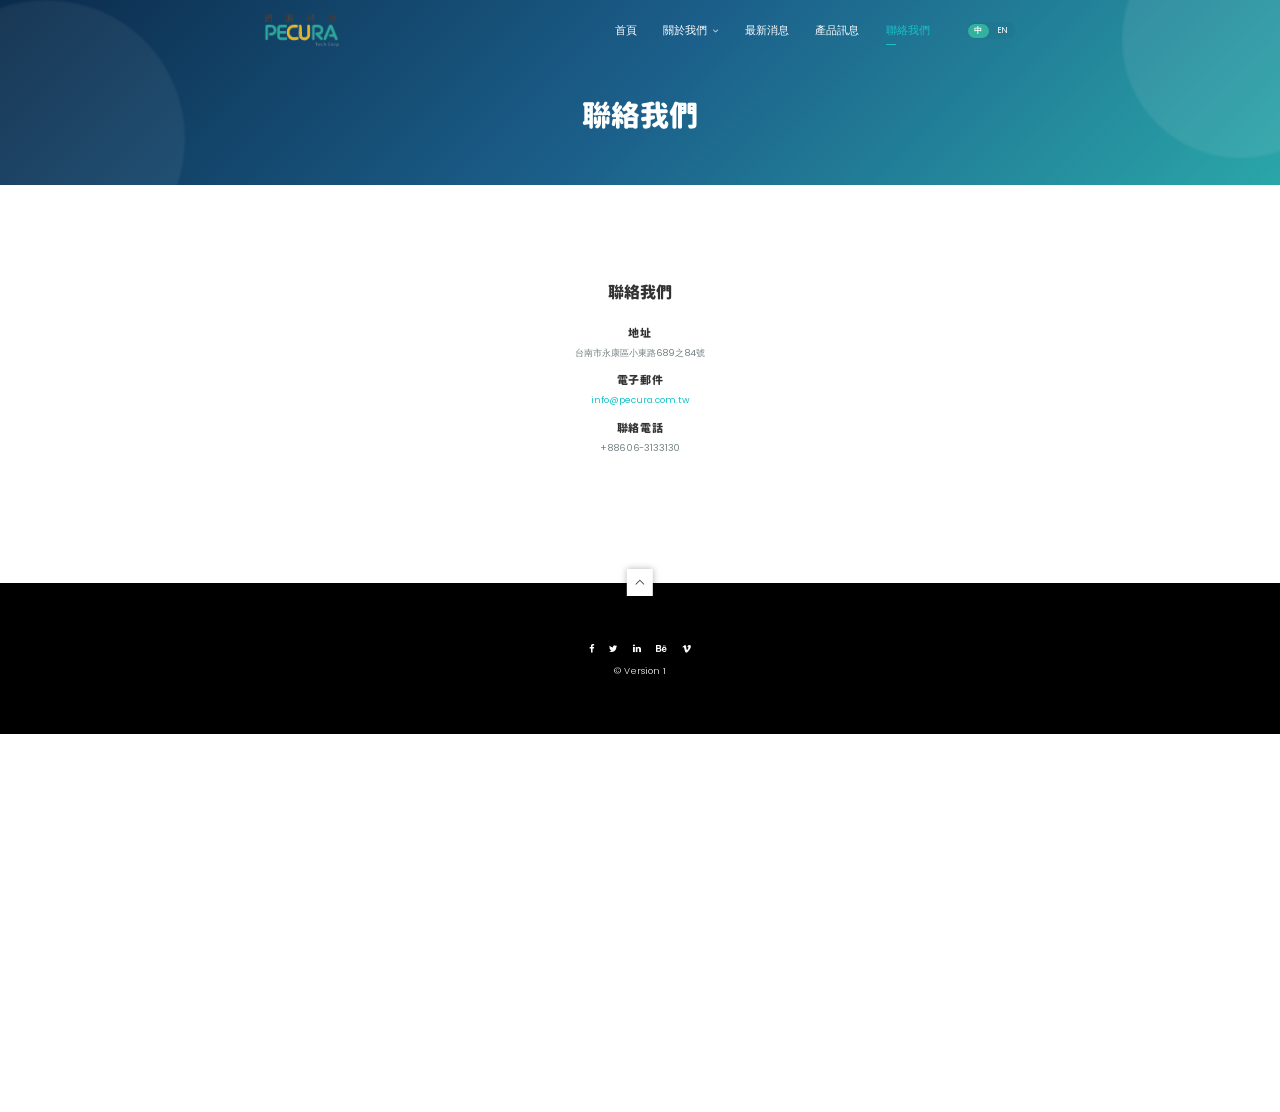
<file: contact.html>
<!DOCTYPE html>
<html>
<head>
  <title>PECURA 偵脈科技｜About</title>
  <meta charset="utf-8">
  <meta name="viewport" content="width=device-width, initial-scale=1.0, maximum-scale=1.0, user-scalable=no">
  <meta name="format-detection" content="telephone=no">
  <meta name="apple-mobile-web-app-capable" content="yes">

  <!-- Fonts-->
  <link rel="stylesheet" type="text/css" href="assets/fonts/fontawesome/font-awesome.min.css">
  <link rel="stylesheet" type="text/css" href="assets/fonts/pe-icon/pe-icon.css">

  <!-- Vendors-->
  <link rel="stylesheet" type="text/css" href="assets/vendors/bootstrap/grid.css">
  <link rel="stylesheet" type="text/css" href="assets/vendors/magnific-popup/magnific-popup.min.css">
  <link rel="stylesheet" type="text/css" href="assets/vendors/swiper/swiper.css">

  <!-- App & fonts-->
  <link rel="stylesheet" type="text/css" href="https://fonts.googleapis.com/css?family=Poppins:300,400,500,600,700">
  <link rel="stylesheet" type="text/css" href="assets/css/main.css">
</head>

<body>
<div class="page-wrap">

  <!-- header（沿用你現有的） -->
  <header class="header header--fixed">
    <div class="container">
      <div class="header__inner">
        <div class="header__logo">
          <a href="index.html"><img src="assets/img/logo1.png" alt=""/></a>
        </div>

        <div class="header__menu">
          <nav class="onepage-nav">
            <ul class="onepage-menu">
              <li><a href="index.html">首頁</a></li>
                <li class="menu-item-has-children">
                    <a href="about.html" class="menu-parent">
                    關於我們
                    <i class="fa fa-angle-down menu-caret" aria-hidden="true"></i>
                    </a>

                    <ul class="sub-menu">
                    <li><a href="about.html#about-company">關於偵脈科技</a></li>
                    <li><a href="about.html#vision-timeline">發展沿革</a></li>
                    <li><a href="#team-members">創辦成員</a></li>
                    <li><a href="#cofounders">運營團隊</a></li>
                    </ul>
                </li>
                <li><a href="news.html">最新消息</a></li>
                <li><a href="product.html">產品訊息</a></li>
                <li class="current-menu-item"><a href="contact.html">聯絡我們</a></li>
            </ul>
            <div class="navbar-toggle"><span></span><span></span><span></span></div>
          </nav>

          <div class="lang-switch">
            <a href="news.html" class="lang-btn is-active">中</a>
            <a href="news-en.html" class="lang-btn">EN</a>
          </div>
        </div>
      </div>
    </div>
  </header>
  <!-- End / header -->

  <div class="md-content">

    <!-- 小型 Hero（不滿版） -->
    <section class="about-hero">
        <div class="container">
            <div class="row">
                <div class="col-lg-8 col-lg-offset-2 text-center">
                <h1 class="about-title">聯絡我們</h1>
                </div>
            </div>
        </div>


        <!-- 裝飾光暈（可刪） -->
        <div style="
            position:absolute; right:-120px; top:-120px; width:360px; height:360px;
            background: rgba(255,255,255,.08); border-radius: 999px; filter: blur(2px);
        "></div>
        <div style="
            position:absolute; left:-140px; bottom:-140px; width:420px; height:420px;
            background: rgba(255,255,255,.06); border-radius: 999px; filter: blur(2px);
        "></div>
    </section>

				<!-- Section -->
				<section class="md-section" id="id-1">
					<div class="container">
						<div class="row">
							<div class="col-lg-12 text-center ">
								
								<!-- title -->
								<div class="title">
									<h2 class="title__title">聯絡我們</h2>
								</div><!-- End / title -->
								
								<div class="mb-40">
									
									<!-- contact -->
									<div class="contact">
										<h3 class="contact__title">地址</h3>
										<div>台南市永康區小東路689之84號</div>
									</div><!-- End / contact -->
									
									
									<!-- contact -->
									<div class="contact">
										<h3 class="contact__title">電子郵件</h3>
										<div><a href="">info@pecura.com.tw</a></div>
									</div><!-- End / contact -->
									
									
									<!-- contact -->
									<div class="contact">
										<h3 class="contact__title">聯絡電話</h3>
										<div>+886 06-3133130</div>
									</div><!-- End / contact -->
									
								</div>
							</div>
							
						</div>
					</div>
				</section>
				<!-- End / Section -->


  <!-- footer（沿用你現有的） -->
  <div class="footer">
    <div id="back-to-top"><i class="pe-7s-angle-up"></i></div>
    <div class="container">
      <div class="footer__wrapper">
        <div class="footer__social">
          <a class="social-icon" href="#"><i class="social-icon__icon fa fa-facebook"></i></a>
          <a class="social-icon" href="#"><i class="social-icon__icon fa fa-twitter"></i></a>
          <a class="social-icon" href="#"><i class="social-icon__icon fa fa-linkedin"></i></a>
          <a class="social-icon" href="#"><i class="social-icon__icon fa fa-behance"></i></a>
          <a class="social-icon" href="#"><i class="social-icon__icon fa fa-vimeo"></i></a>
        </div>
        <p class="footer__copy">&copy; Version 1</p>
      </div>
    </div>
  </div>
  <!-- End / footer -->

</div>

<!-- Vendors-->
<script type="text/javascript" src="assets/vendors/jquery/jquery.min.js"></script>
<script type="text/javascript" src="assets/vendors/imagesloaded/imagesloaded.pkgd.js"></script>
<script type="text/javascript" src="assets/vendors/isotope-layout/isotope.pkgd.js"></script>
<script type="text/javascript" src="assets/vendors/jquery-one-page/jquery.nav.min.js"></script>
<script type="text/javascript" src="assets/vendors/jquery.easing/jquery.easing.min.js"></script>
<script type="text/javascript" src="assets/vendors/jquery.matchHeight/jquery.matchHeight.min.js"></script>
<script type="text/javascript" src="assets/vendors/magnific-popup/jquery.magnific-popup.min.js"></script>
<script type="text/javascript" src="assets/vendors/masonry-layout/masonry.pkgd.js"></script>
<script type="text/javascript" src="assets/vendors/swiper/swiper.jquery.js"></script>
<script type="text/javascript" src="assets/vendors/menu/menu.js"></script>
<script type="text/javascript" src="assets/vendors/typed/typed.min.js"></script>

<!-- App-->
<script type="text/javascript" src="assets/js/main.js"></script>
</body>
</html>
</file>
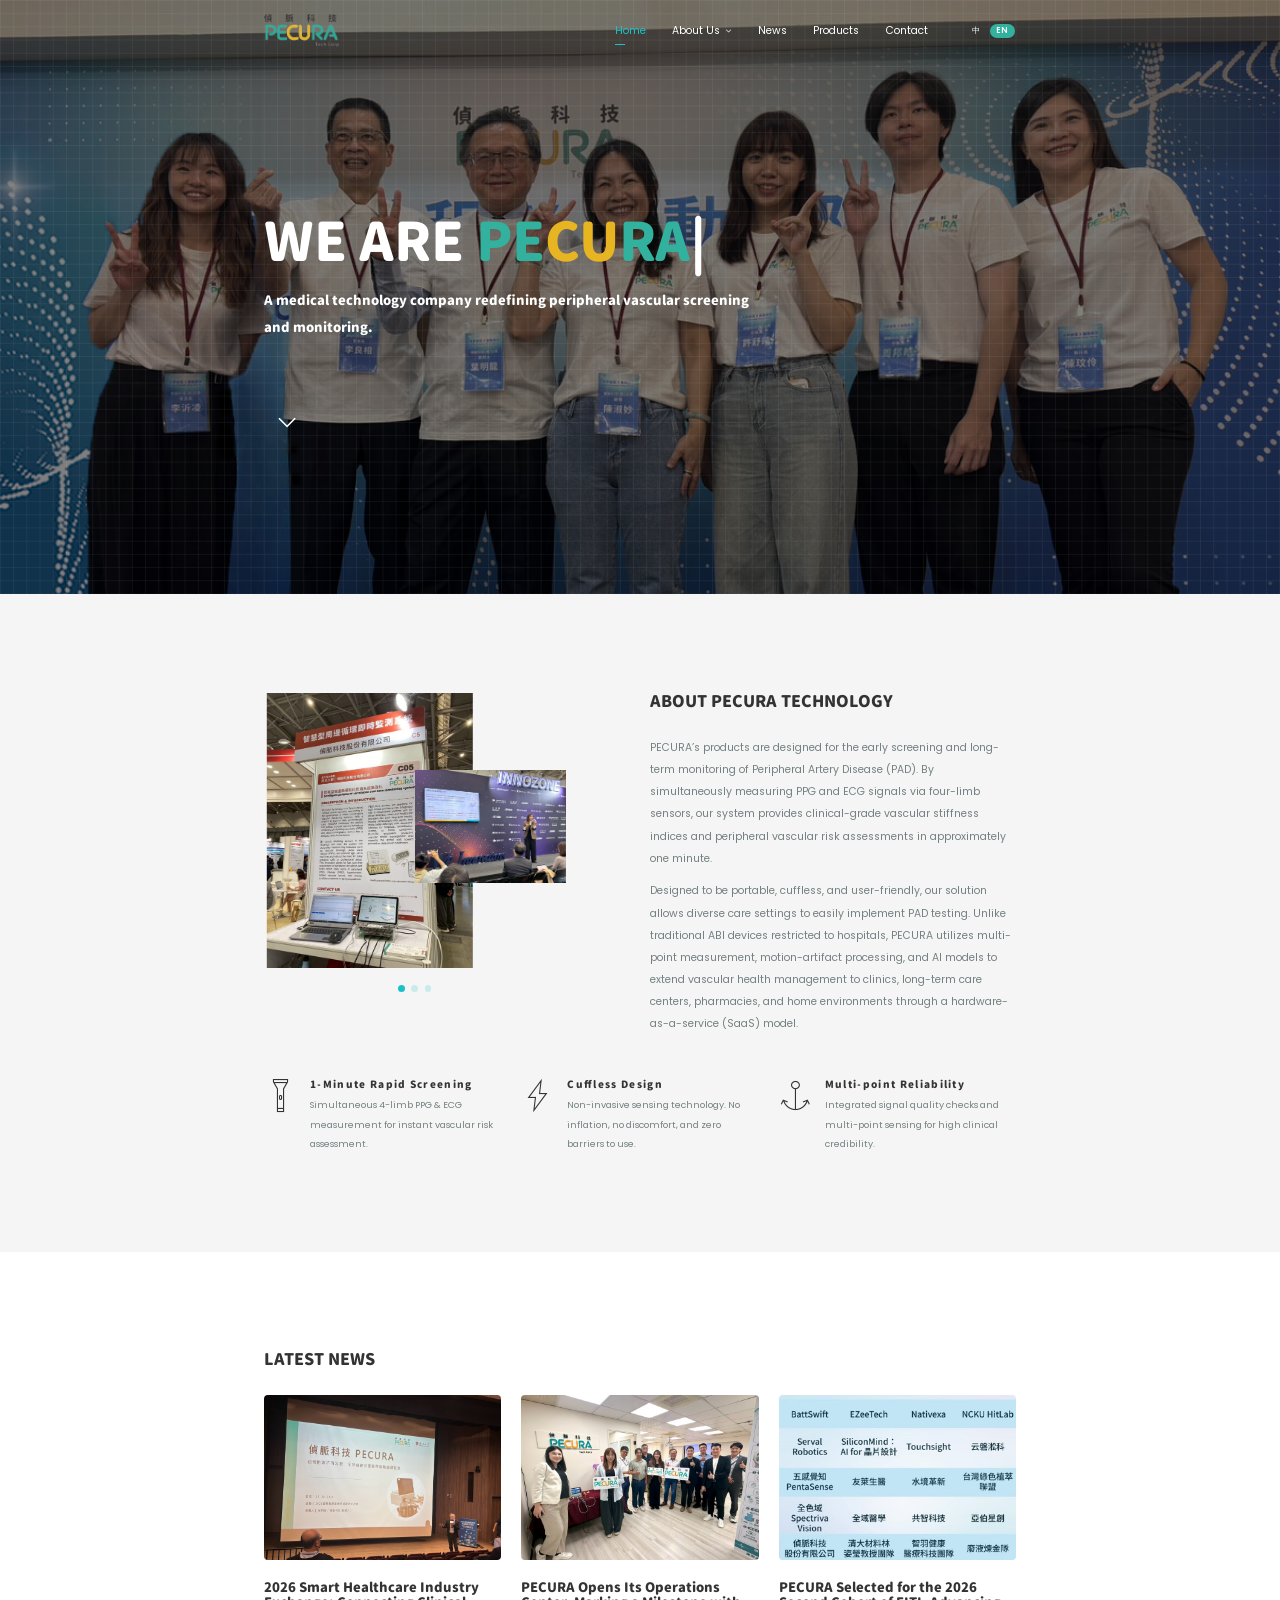
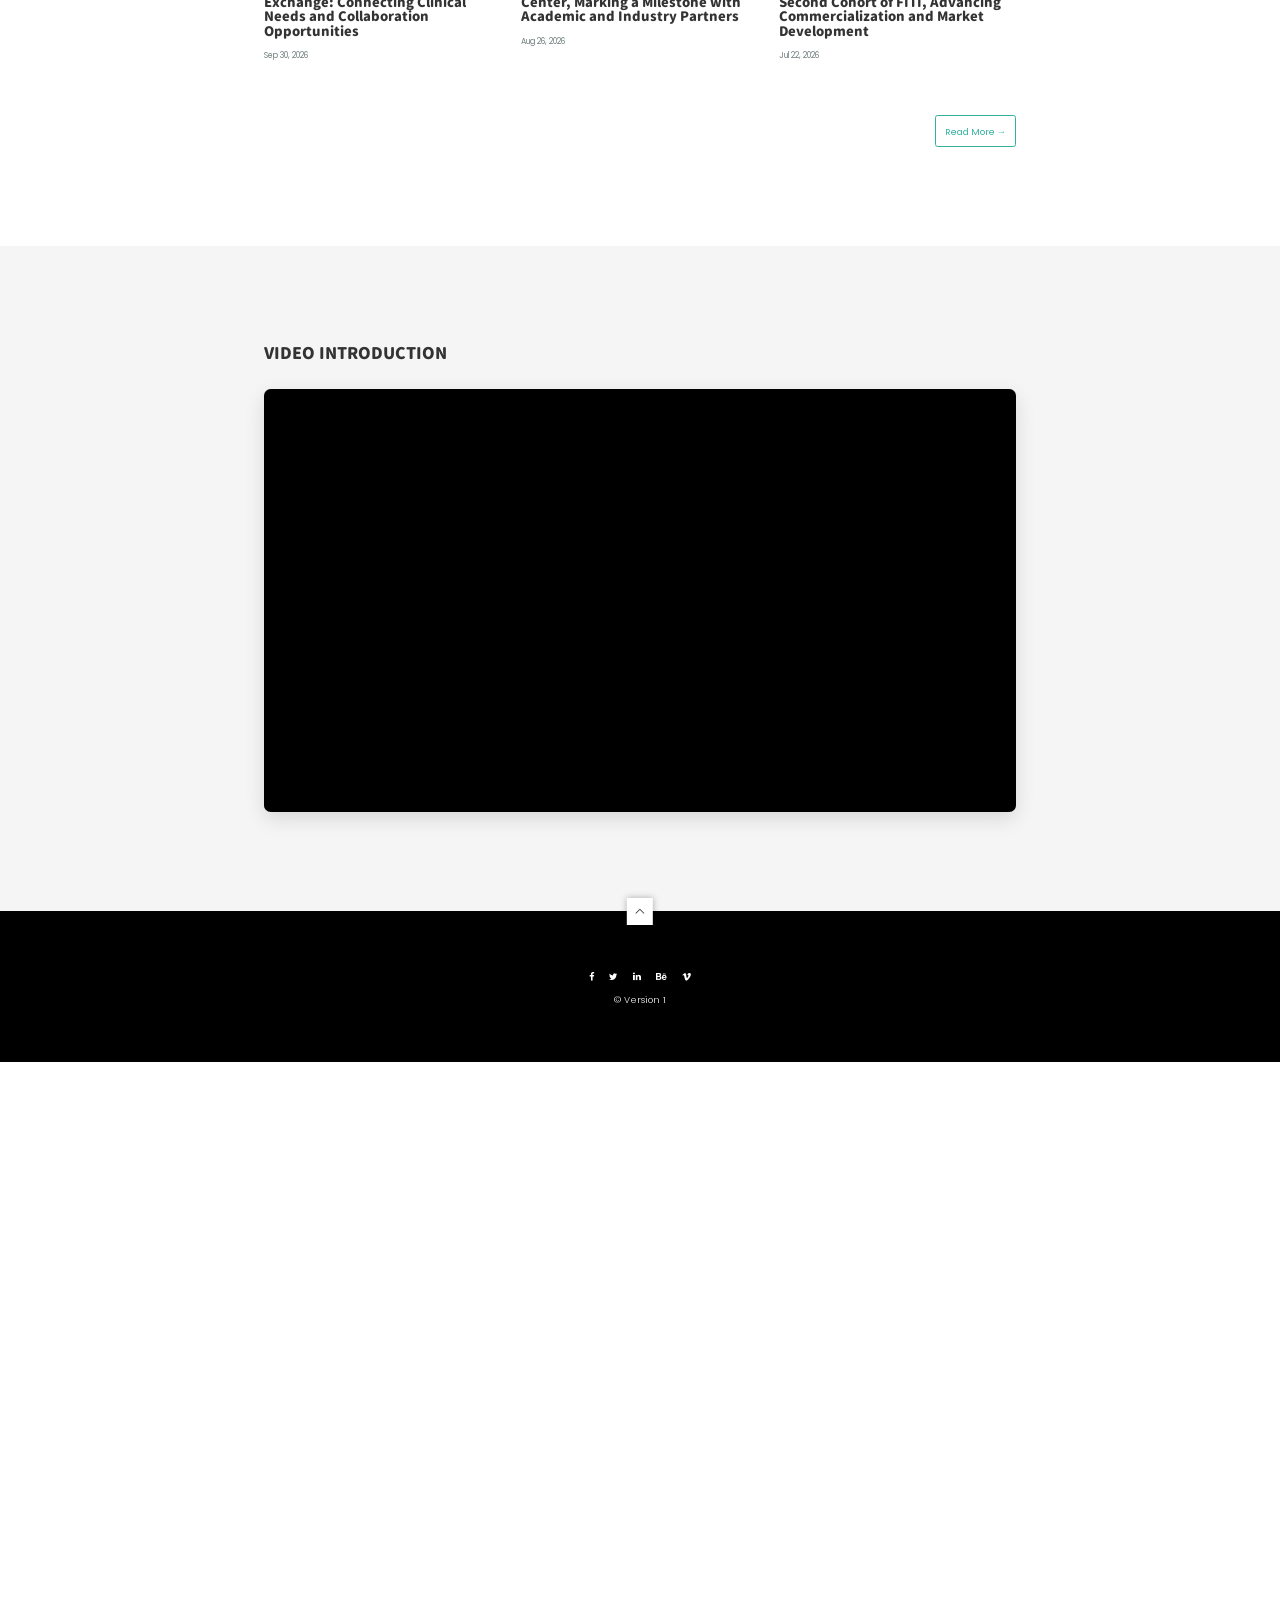
<file: index-en.html>
<!DOCTYPE html>
<html>
	<head>
		<title>PECURA Technology</title>
		<meta charset="utf-8">
		<meta name="viewport" content="width=device-width, initial-scale=1.0, maximum-scale=1.0, user-scalable=no">
		<meta name="format-detection" content="telephone=no">
		<meta name="apple-mobile-web-app-capable" content="yes">
		<link rel="stylesheet" type="text/css" href="assets/fonts/fontawesome/font-awesome.min.css">
		<link rel="stylesheet" type="text/css" href="assets/fonts/pe-icon/pe-icon.css">
		<link rel="stylesheet" type="text/css" href="assets/vendors/bootstrap/grid.css">
		<link rel="stylesheet" type="text/css" href="assets/vendors/magnific-popup/magnific-popup.min.css">
		<link rel="stylesheet" type="text/css" href="assets/vendors/swiper/swiper.css">
		<link rel="stylesheet" type="text/css" href="https://fonts.googleapis.com/css?family=Poppins:300,400,500,600,700">
		<link rel="stylesheet" type="text/css" href="assets/css/main.css"><style>
#latest-news { display:flex; flex-wrap:wrap; }
#latest-news > .col-lg-4 { width:100%; margin-bottom:32px; }
@media (min-width:992px) { #latest-news > .col-lg-4 { width:33.333333%; } }
</style>
</head>
	
	<body>
		<div class="page-wrap">
			
			<header class="header header--fixed">
				<div class="container">
					<div class="header__inner">
						<div class="header__logo">
							<a href="index-en.html"><img src="assets/img/logo1.png" alt="PECURA Logo"/></a>
						</div>

						<div class="header__menu">
							<nav class="onepage-nav">
								<ul class="onepage-menu">
									<li class="current-menu-item"><a href="#id-1">Home</a></li>
									<li class="menu-item-has-children">
										<a href="about-en.html" class="menu-parent">
										About Us
										<i class="fa fa-angle-down menu-caret" aria-hidden="true"></i>
										</a>

										<ul class="sub-menu">
										<li><a href="about-en.html#about-company">About PECURA</a></li>
										<li><a href="about-en.html#vision-timeline">Milestone</a></li>
										<li><a href="about-en.html#team-members">Founding Team</a></li>
										<li><a href="about-en.html#cofounders">Operations</a></li>
										</ul>
									</li>
									<li><a href="news-en.html">News</a></li>
									<li><a href="product-en.html">Products</a></li>
									<li><a href="contact-en.html">Contact</a></li>
								</ul><div class="navbar-toggle"><span></span><span></span><span></span></div>
							</nav><div class="lang-switch">
								<a href="index.html" class="lang-btn">中</a>
								<a href="index-en.html" class="lang-btn is-active">EN</a>
							</div>
						</div>
					</div>
				</div>
			</header><div class="md-content">
				
				<div class="hero" id="id-1" style="background-image: url('assets/img/bg/1.png'), url('assets/img/bg/2.png');">
					<div class="hero__wrapper">
						<div class="container">
							<div class="row">
								<div class="col-lg-8 ">
									<h1 class="hero__title">We are
										
										<div class="typing__module" data-options='{"typeSpeed":60}'>
											<div class="typed-strings"><span>PECURA</span>
											</div><span class="typed"></span>
										</div></h1>
									<p class="hero__text">A medical technology company redefining peripheral vascular screening and monitoring.</p>
								</div>
							</div><span id="back-to-down"><i class="pe-7s-angle-down"></i></span>
						</div>
					</div>
				</div><section class="md-section bg-gray" id="id-2">
					<div class="container">
						<div class="row">
							<div class="col-lg-5 ">
								
								<div class="slide-image">
									
									<div class="swiper__module swiper-container slide-image__front" data-options='{"slidesPerView":1,"spaceBetween":0, "autoplay":3000,"loop":true}'>
										<div class="swiper-wrapper">
											<div class="slide-item" style="background-image: url('assets/img/about/1.jpg');"></div>
											<div class="slide-item" style="background-image: url('assets/img/about/2.jpg');"></div>
											<div class="slide-item" style="background-image: url('assets/img/about/3.jpg');"></div>
										</div>
										<div class="swiper-pagination-custom"></div>
									</div>
									
									<div class="swiper-thumbnails__module swiper-container slide-image__black" data-options='{"slidesPerView":1,"spaceBetween":0, "autoplay":3000,"loop":true}'>
										<div class="swiper-wrapper">
											<div class="slide-item" style="background-image: url('assets/img/about/1b.jpg');"></div>
											<div class="slide-item" style="background-image: url('assets/img/about/2b.jpg');"></div>
											<div class="slide-item" style="background-image: url('assets/img/about/3b.jpg');"></div>
										</div>
									</div>
									
								</div></div>
							<div class="col-lg-6 col-xs-offset-0 col-sm-offset-0 col-md-offset-0 col-lg-offset-1 ">
								
								<div class="title">
									<h2 class="title__title">About PECURA Technology</h2>
								</div><p class="fz-16">
									PECURA’s products are designed for the early screening and long-term monitoring of Peripheral Artery Disease (PAD). By simultaneously measuring PPG and ECG signals via four-limb sensors, our system provides clinical-grade vascular stiffness indices and peripheral vascular risk assessments in approximately one minute. 
								</p>
								<p class="fz-16">
									Designed to be portable, cuffless, and user-friendly, our solution allows diverse care settings to easily implement PAD testing. Unlike traditional ABI devices restricted to hospitals, PECURA utilizes multi-point measurement, motion-artifact processing, and AI models to extend vascular health management to clinics, long-term care centers, pharmacies, and home environments through a hardware-as-a-service (SaaS) model.
								</p>
							</div>
						</div>
						
						<div class="swiper__module swiper-container mt-50" data-options='{"slidesPerView":3,"spaceBetween":30,"autoplay":3000,"breakpoints":{"640":{"slidesPerView":1},"991":{"slidesPerView":2}}}'>
							<div class="swiper-wrapper">
								
								<div class="service mb-0">
									<div class="service__icon"><i class="pe-7s-lintern"></i></div>
									<h3 class="service__title">1-Minute Rapid Screening</h3>
									<p class="service__text">Simultaneous 4-limb PPG & ECG measurement for instant vascular risk assessment.</p>
								</div>
								
								<div class="service mb-0">
									<div class="service__icon"><i class="pe-7s-gleam"></i></div>
									<h3 class="service__title">Cuffless Design</h3>
									<p class="service__text">Non-invasive sensing technology. No inflation, no discomfort, and zero barriers to use.</p>
								</div>
								
								<div class="service mb-0">
									<div class="service__icon"><i class="pe-7s-anchor"></i></div>
									<h3 class="service__title">Multi-point Reliability</h3>
									<p class="service__text">Integrated signal quality checks and multi-point sensing for high clinical credibility.</p>
								</div>
								
								<div class="service mb-0">
									<div class="service__icon"><i class="pe-7s-refresh"></i></div>
									<h3 class="service__title">Cloud Trend Tracking</h3>
									<p class="service__text">Supports long-term tracking and risk alerts to help care teams monitor vascular changes.</p>
								</div>

							</div>
						</div>
						
					</div>
				</section>
				<section class="md-section" id="id-3">
					<div class="container">
						<div class="row">
							<div class="col-xs-12">
								<div class="title">
									<h2 class="title__title">Latest News</h2>
								</div>
							</div>
						</div>
						<div class="row" id="latest-news" data-news-source="news-en.html">
                <div class="col-lg-4">
                    <div class="post__media"><a href="news-detail-en.html?id=9"><img src="assets/img/news/9/01-healthcare-exchange.jpg" alt="2026 Smart Healthcare Industry Exchange: Connecting Clinical Needs and Collaboration Opportunities" loading="lazy"/></a></div>
                    <div class="post__body">
                        <h2 class="post__title"><a href="news-detail-en.html?id=9">2026 Smart Healthcare Industry Exchange: Connecting Clinical Needs and Collaboration Opportunities</a></h2>
                        <div class="post__meta"><span class="date">Sep 30, 2026</span></div>
                    </div>
                </div>
                <div class="col-lg-4">
                    
                    <div class="post__media"><a href="news-detail-en.html?id=8"><img src="assets/img/news/8/揭幕儀式_3.jpg" alt="Group photo at the PECURA Technology operations center unveiling ceremony" loading="lazy"/></a></div>
                    <div class="post__body">
                        <h2 class="post__title"><a href="news-detail-en.html?id=8">PECURA Opens Its Operations Center, Marking a Milestone with Academic and Industry Partners</a></h2>
                        <div class="post__meta"><span class="date">Aug 26, 2026</span></div>
                    </div>
                </div>
                <div class="col-lg-4">
                    <div class="post__media"><a href="news-detail-en.html?id=7"><img src="assets/img/news/7/01-fiti.png" alt="PECURA Selected for the 2026 Second Cohort of FITI, Advancing Commercialization and Market Development" loading="lazy"/></a></div>
                    <div class="post__body">
                        <h2 class="post__title"><a href="news-detail-en.html?id=7">PECURA Selected for the 2026 Second Cohort of FITI, Advancing Commercialization and Market Development</a></h2>
                        <div class="post__meta"><span class="date">Jul 22, 2026</span></div>
                    </div>
                </div>
						</div>

						<div class="row">
							<div class="col-xs-12 text-right">
								<a class="news-btn" href="news-en.html">Read More →</a>
							</div>
						</div>
					</div>
				</section>
				<section class="md-section bg-gray" id="id-video">
				<div class="container">
					<div class="row">
					<div class="col-xs-12">
						<div class="title">
						<h2 class="title__title">Video Introduction</h2>
						</div>
					</div>
					</div>

					<div class="row">
					<div class="col-xs-12">
						<div class="video-embed">
						<iframe
							src="https://www.youtube.com/embed/jHtGHKnw0GQ?autoplay=1&mute=1&controls=1&playsinline=1&rel=0"
							title="PECURA introduction video"
							frameborder="0"
							allow="autoplay; encrypted-media; picture-in-picture"
							allowfullscreen>
						</iframe>
						</div>
					</div>
					</div>
				</div>
				</section>
				
			</div>
			<div class="footer">
				<div id="back-to-top"><i class="pe-7s-angle-up"></i></div>
				<div class="container">
					<div class="footer__wrapper">
						<div class="footer__social">
										<a class="social-icon" href="#"><i class="social-icon__icon fa fa-facebook"></i></a>
										<a class="social-icon" href="#"><i class="social-icon__icon fa fa-twitter"></i></a>
										<a class="social-icon" href="#"><i class="social-icon__icon fa fa-linkedin"></i></a>
										<a class="social-icon" href="#"><i class="social-icon__icon fa fa-behance"></i></a>
										<a class="social-icon" href="#"><i class="social-icon__icon fa fa-vimeo"></i></a>
						</div>
						<p class="footer__copy">&copy; Version 1</p>
					</div>
				</div>
			</div></div>
		<script type="text/javascript" src="assets/vendors/jquery/jquery.min.js"></script>
		<script type="text/javascript" src="assets/vendors/imagesloaded/imagesloaded.pkgd.js"></script>
		<script type="text/javascript" src="assets/vendors/isotope-layout/isotope.pkgd.js"></script>
		<script type="text/javascript" src="assets/vendors/jquery-one-page/jquery.nav.min.js"></script>
		<script type="text/javascript" src="assets/vendors/jquery.easing/jquery.easing.min.js"></script>
		<script type="text/javascript" src="assets/vendors/jquery.matchHeight/jquery.matchHeight.min.js"></script>
		<script type="text/javascript" src="assets/vendors/magnific-popup/jquery.magnific-popup.min.js"></script>
		<script type="text/javascript" src="assets/vendors/masonry-layout/masonry.pkgd.js"></script>
		<script type="text/javascript" src="assets/vendors/swiper/swiper.jquery.js"></script>
		<script type="text/javascript" src="assets/vendors/menu/menu.js"></script>
		<script type="text/javascript" src="assets/vendors/typed/typed.min.js"></script>
		<script type="text/javascript" src="assets/js/main.js"></script>
	<script src="assets/js/latest-news.js"></script>
	</body>
</html>
</file>
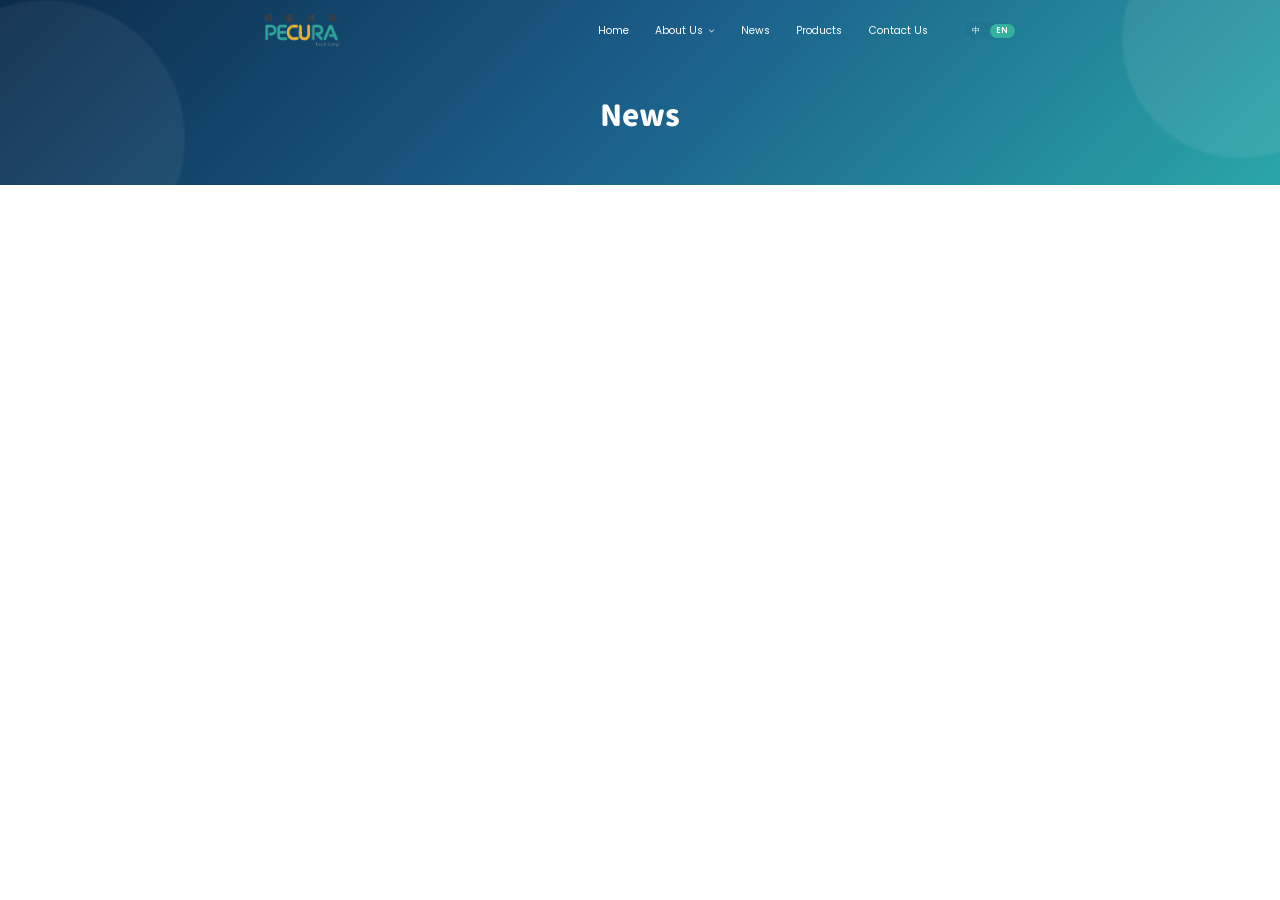
<file: news-detail-en.html>
<!DOCTYPE html>
<html>
<head>
  <title>PECURA Technology | News</title>
  <meta charset="utf-8">
  <meta name="viewport" content="width=device-width, initial-scale=1.0, maximum-scale=1.0, user-scalable=no">
  <meta name="format-detection" content="telephone=no">
  <meta name="apple-mobile-web-app-capable" content="yes">

  <link rel="stylesheet" type="text/css" href="assets/fonts/fontawesome/font-awesome.min.css">
  <link rel="stylesheet" type="text/css" href="assets/fonts/pe-icon/pe-icon.css">

  <link rel="stylesheet" type="text/css" href="assets/vendors/bootstrap/grid.css">
  <link rel="stylesheet" type="text/css" href="assets/vendors/magnific-popup/magnific-popup.min.css">
  <link rel="stylesheet" type="text/css" href="assets/vendors/swiper/swiper.css">

  <link rel="stylesheet" type="text/css" href="https://fonts.googleapis.com/css?family=Poppins:300,400,500,600,700">
  <link rel="stylesheet" type="text/css" href="assets/css/main.css">
<style>
.news-img { max-width:100%; height:auto; display:block; }
.news-gallery-img { max-width:100%; }
.news-gallery { min-width:0; }
@media (max-width:767px) { .news-gallery.cols-2 { grid-template-columns:1fr; } .news-detail-wrap { padding-left:15px !important; padding-right:15px !important; } }
</style>
</head>

<body>
<div class="page-wrap">

  <header class="header header--fixed">
    <div class="container">
      <div class="header__inner">
        <div class="header__logo">
          <a href="index-en.html"><img src="assets/img/logo1.png" alt=""/></a>
        </div>

        <div class="header__menu">
          <nav class="onepage-nav">
            <ul class="onepage-menu">
              <li><a href="index-en.html#id-1">Home</a></li>
                <li class="menu-item-has-children">
                    <a href="about-en.html" class="menu-parent">
                    About Us
                    <i class="fa fa-angle-down menu-caret" aria-hidden="true"></i>
                    </a>

                    <ul class="sub-menu">
                    <li><a href="about-en.html#about-company">About PECURA</a></li>
                    <li><a href="about-en.html#vision-timeline">Milestone</a></li>
                    <li><a href="about-en.html#team-members">Founding Team</a></li>
                    <li><a href="about-en.html#cofounders">Operations Team</a></li>
                    </ul>
                </li>
                <li><a href="news-en.html">News</a></li>
                <li><a href="product-en.html">Products</a></li>
                <li><a href="contact-en.html">Contact Us</a></li>
            </ul>
            <div class="navbar-toggle"><span></span><span></span><span></span></div>
          </nav>

          <div class="lang-switch">
            <a href="news-detail.html" class="lang-btn">中</a>
            <a href="news-detail-en.html" class="lang-btn is-active">EN</a>
          </div>
        </div>
      </div>
    </div>
  </header>
  <div class="md-content">

    <section class="about-hero">
        <div class="container">
            <div class="row">
                <div class="col-lg-8 col-lg-offset-2 text-center">
                <h1 class="about-title">News</h1>
                </div>
            </div>
        </div>


        <div style="
            position:absolute; right:-120px; top:-120px; width:360px; height:360px;
            background: rgba(255,255,255,.08); border-radius: 999px; filter: blur(2px);
        "></div>
        <div style="
            position:absolute; left:-140px; bottom:-140px; width:420px; height:420px;
            background: rgba(255,255,255,.06); border-radius: 999px; filter: blur(2px);
        "></div>
    </section>


    <div id="newsBlocks"></div>

<script type="text/javascript" src="assets/vendors/jquery/jquery.min.js"></script>
<script type="text/javascript" src="assets/vendors/imagesloaded/imagesloaded.pkgd.js"></script>
<script type="text/javascript" src="assets/vendors/isotope-layout/isotope.pkgd.js"></script>
<script type="text/javascript" src="assets/vendors/jquery-one-page/jquery.nav.min.js"></script>
<script type="text/javascript" src="assets/vendors/jquery.easing/jquery.easing.min.js"></script>
<script type="text/javascript" src="assets/vendors/jquery.matchHeight/jquery.matchHeight.min.js"></script>
<script type="text/javascript" src="assets/vendors/magnific-popup/jquery.magnific-popup.min.js"></script>
<script type="text/javascript" src="assets/vendors/masonry-layout/masonry.pkgd.js"></script>
<script type="text/javascript" src="assets/vendors/swiper/swiper.jquery.js"></script>
<script type="text/javascript" src="assets/vendors/menu/menu.js"></script>
<script type="text/javascript" src="assets/vendors/typed/typed.min.js"></script>

<script type="text/javascript" src="assets/js/main.js"></script>
</body>
</html>

<script>
(function () {
  const root = document.getElementById("newsBlocks");
  if (!root) return;

  const data = {
    "2": {
      title: "PECURA Technology R&D Headquarters Grand Opening! Setting a New Benchmark for 1-Minute Cuffless Vascular Care",
      date: "Oct 31, 2025",
      blocks: [
        {
            type: "hero",
            img: "assets/img/news/1/01-group.jpg",
            caption: "Group photo at the official launch of PECURA Technology's R&D headquarters"
        },

        { 
            type: "text", html: `
            <p>On October 31, 2025, PECURA Technology, a spin-off startup from National Cheng Kung University (NCKU), officially opened its R&D headquarters at the NCKU Innovation Headquarters. The opening reception brought together nearly 60 distinguished guests from the medical, venture capital, financial, and academic sectors to witness the operational launch of the world's first "Non-invasive Smart Vascular Monitoring System".</p>`
        },

        { 
        type: "image-right",
        img: "assets/img/news/1/02-ribbon.jpg",
        caption: "Ribbon-cutting ceremony for the R&D headquarters", 
        html:`<h5 style="margin:0 0 10px;">Three Major Highlights of the Event:</h5>
            <ul style="margin:0; padding-left:18px; line-height:1.9;">
            <li><b>1-Minute Live Demo Impresses the Audience:</b> Showcased the world's first "Cuffless Clip Sensor". Integrating dual-mode PPG and ECG, the system accurately calculates PWV, vascular blockage, and vascular age within 1 minute. Its fast and convenient design received high praise.</li>
            <li><b>Praised for "Unicorn" Potential:</b> Officials from NCKU and the Southern Taiwan Science Park highly recognized PECURA's technology and team, optimistic about its strong potential to become a unicorn company.</li>
            <li><b>Commercialization Progress Attracts VC Attention:</b> The system has passed medical device electrical safety and biocompatibility tests. Clinical trials with NCKU Hospital are currently underway. We will continue to push for medical device certification, with official mass production slated for 2027!</li>
            </ul>
        `},

        {
        type: "gallery",
        cols: 2,
        images: [
            {
            src: "assets/img/news/1/03-ceo.jpg",
            caption: "Speech by Wen-Ling Chen, CEO of PECURA Technology"
            },
            {
            src: "assets/img/news/1/04-founder.jpg",
            caption: "Speech by Prof. Ming-Long Yeh, Founder of PECURA Technology"
            }
        ]
        },

        { type: "text", html: `
          <p>This opening reception received enthusiastic media attention and coverage, highly anticipated by the industry and the public. It was warmly reported by nearly 30 leading media outlets! Publications including CNA, Economic Daily News, United Daily News, Commercial Times, and Global Bio & Investment gave high praises, injecting a strong dose of confidence into Taiwan's smart healthcare industry.</p>
          <p>PECURA Technology will use this R&D headquarters as a base to continue driving international regulatory certifications and commercial layouts. Click the links below to see more about the opening event and in-depth industry reports!</p>
        `},

        { type: "links-marquee", items: [
        { text: "CNA", href: "https://www.cna.com.tw/news/ahel/202510310163.aspx" },
        { text: "Economic Daily News", href: "https://money.udn.com/money/story/5723/9112825" },
        { text: "United Daily News", href: "https://udn.com/news/story/7266/9109248" },
        { text: "Commercial Times", href: "https://www.ctee.com.tw/news/20251102700239-431205" },
        { text: "Global Bio & Investment", href: "https://news.gbimonthly.com/tw/invest/show.php?num=81169&range=news" },
        { text: "OwlNews", href: "https://news.owlting.com/articles/1173454" },
        { text: "LINE TODAY", href: "https://today.line.me/tw/v3/article/j7gDkjg" },
        { text: "Yahoo! News", href: "https://reurl.cc/mkn6rl" },
        { text: "Yam News", href: "https://n.yam.com/Article/20251031169385" },
        { text: "PChome Online News", href: "https://news.pchome.com.tw/finance/sunmedia/20251031/index-76189827526012329003.html" },
        { text: "Marketer", href: "https://reurl.cc/MMv164" },
        { text: "Scoop Weekly", href: "https://www.scooptw.com/sunmedia/411398/%E5%81%B5%E8%84%88%E7%A7%91%E6%8A%80%E7%A0%94%E7%99%BC%E7%B8%BD%E9%83%A8%E7%9B%9B%E5%A4%A7%E9%96%8B%E5%B9%95-%E6%99%BA%E6%85%A7%E8%A1%80%E7%AE%A1%E7%9B%A3%E6%B8%AC%E9%A0%98%E8%88%AA%E5%85%A8%E7%90%83/" },
        { text: "BizNews", href: "https://reurl.cc/Abqn4Y" },
        { text: "LIFE NEWS", href: "https://lifenews.com.tw/423859/" },
        { text: "LIFE", href: "https://life.tw/?app=view&no=2864823" },
        { text: "Police News", href: "https://www.tcpttw.com/other/other_industrial/2025/10/31/213839/" },
        { text: "New-Reporter", href: "https://new-reporter.com/news/91001/" },
        { text: "Fire News", href: "https://reurl.cc/QVdnRp" },
        { text: "AMM", href: "https://ammtw.com/90076" },
        { text: "Shih News", href: "https://reurl.cc/8bG4X7" },
        { text: "Hua News", href: "https://reurl.cc/rKxdvO" },
        { text: "Taiwan Line 365", href: "https://twline365.com/2025/10/1061558/" },
        { text: "More News", href: "https://more-news.tw/440771/" },
        { text: "91post News", href: "https://91postnews.com/life/50808" },
        { text: "Radio Shengli", href: "https://www.facebook.com/share/p/17QcU75HZx/?mibextid=wwXIfr" },
        { text: "Fount Media", href: "https://www.fountmedia.io/article/319301" },
        { text: "Share News", href: "https://share.google/gJe06K9FNXNFbMKYn" },
        { text: "1111 Job Bank", href: "https://www.1111.com.tw/news/jobns/162966" },
        { text: "Fast eNews", href: "http://fast-enews.com/?ptype=editor_1&id=38053&sys_no=4" }
        ]},
      ]
    },
    "3": {
      title: "Medical-Grade Vascular Testing Reaches the Public: PECURA's 1-Minute Rapid Screening Technology Shows Huge Market Potential at Healthcare+ Expo 2025",
      date: "Dec 7, 2025",
      blocks: [
        {
          type: "hero",
          img: "assets/img/news/2/01-medical-expo-demo.JPG",
          caption: "PECURA Technology showcasing the Non-invasive Smart Vascular Monitoring System at the 2025 Healthcare+ Expo"
        },

        {
          type: "text",
          html: `
            <p>The 2025 Healthcare+ Expo recently kicked off with great fanfare, and PECURA Technology made a strong appearance with its highly anticipated "Non-invasive Smart Vascular Monitoring System". Diverging from traditional technical displays, the biggest highlight of this exhibition was the PECURA team allowing the public to personally experience this cutting-edge medical technology for the first time, successfully setting off a wave of enthusiasm for smart vascular health testing at the venue.</p>
          `
        },

        {
          type: "gallery",
          cols: 2,
          images: [
            {
              src: "assets/img/news/2/02-medical-expo-demo.JPG",
              caption: "Team members assisting the public in experiencing the vascular health measurement process on-site"
            },
            {
              src: "assets/img/news/2/03-medical-expo-demo.JPG",
              caption: "Visitors getting a close look at the cuffless sensor and testing interface at the exhibition"
            }
          ]
        },

        {
          type: "text",
          html: `
            <p>During the exhibition, the PECURA Technology booth was bustling with endless streams of visitors lining up to participate in the testing. Experiencers only needed to gently clip the cuffless sensor to their fingertip, and within a short 1 minute, the system could quickly and accurately measure the degree of vascular stiffness and vascular age indicators. Many visitors highly praised the experience, stating that compared to traditional testing methods that require a tight arm cuff and are time-consuming, PECURA's product truly achieved a "painless, rapid, and zero-burden" process.</p>
            <p>The enthusiastic on-site experience not only validated the product's ultimate comfort and operational convenience, but also attracted numerous visitors to proactively inquire about the expected launch schedule and purchasing channels, fully demonstrating the huge demand and urgent expectation of the end market for home vascular care equipment.</p>
          `
        },

        {
          type: "quote",
          text: "Painless, rapid, and zero-burden."
        },

        {
          type: "text",
          html: `
            <p>Given the unprecedented success and enthusiastic response at this medical exhibition, the PECURA team will accelerate the system's medical device regulatory certification and mass production layout in the future. We look forward to popularizing this self-developed smart healthcare tool in Taiwan to the mass market as soon as possible, providing the most convenient daily cardiovascular health protection for every family.</p>
          `
        }
      ]
    },

    "4": {
      title: "PECURA Technology Wins the 22nd National Innovation Award: Original Cuffless Vascular Monitoring Technology Receives Highest National Recognition",
      date: "Nov 15, 2025",
      blocks: [
        {
          type: "hero",
          img: "assets/img/news/3/01-award-group.jpg",
          caption: "PECURA Technology team group photo at the 22nd National Innovation Award Ceremony"
        },

        {
          type: "text",
          html: `
            <p>The "22nd National Innovation Award", a prestigious indicator in Taiwan's biomedical sector, recently held its grand award ceremony. PECURA Technology stood out among many excellent teams with its world's first "Non-invasive Smart Vascular Monitoring System", successfully winning the highest national innovation honor, demonstrating deep industry-academia R&D strength and commercialization potential.</p>
          `
        },

        {
          type: "image-right",
          img: "assets/img/news/3/02-award-group.jpg",
          caption: "PECURA Technology receiving national innovation award recognition at the ceremony",
          html: `
            <p>The National Innovation Award judging panel spoke highly of PECURA Technology's breakthrough technology. PECURA precisely targeted the clinical pain points of traditional ABI testing instruments, developing its exclusive "cuffless clip-on sensing" technology.</p>
            <p>The system combines Photoplethysmography (PPG) and Electrocardiogram (ECG) dual-mode integrated measurement, paired with AI algorithms. The subject only needs to use a finger clip for 1 minute to accurately calculate Pulse Wave Velocity (PWV) and vascular age.</p>
          `
        },

        {
          type: "text",
          html: `
            <p>This technological advantage, combining "speed, painlessness, and high precision," became the key to winning the judges' favor this time.</p>
          `
        },

        {
          type: "quote",
          text: "National innovation recognition stems from the combination of technological breakthroughs and clinical value."
        },

        {
          type: "text",
          html: `
            <p>Honored by the National Innovation Award, we will carry this glory to accelerate the clinical trials and global medical device regulatory certifications of the system. We hope to popularize this Taiwan-developed smart healthcare technology in global medical institutions and home care facilities, bringing a more user-friendly and efficient protective net for cardiovascular health.</p>
          `
        }
      ]
    },

    "1": {
      title: "PECURA Technology's Debut: Enthusiastic Response at BIO Asia-Taiwan 2025",
      date: "Jul 2025",
      blocks: [
        {
          type: "hero",
          img: "assets/img/news/4/01-forum.JPG",
          caption: "Founder of PECURA Technology delivering a keynote speech at the BIO Asia-Taiwan forum"
        },

        {
          type: "text",
          html: `
            <p>The 2025 BIO Asia-Taiwan recently concluded successfully, marking the first major public appearance of PECURA Technology, a spin-off from NCKU. During the exhibition, the PECURA team showcased the world's first "Non-invasive Smart Vascular Monitoring System", which became a major focal point at the venue.</p>
          `
        },

        {
          type: "image-right",
          img: "assets/img/news/4/02-booth.JPG",
          caption: "PECURA Technology's booth attracted many visitors and industry professionals for networking",
          html: `
            <p>During the exhibition, Prof. Ming-Long Yeh, founder of PECURA Technology, personally delivered a keynote speech at the forum area, explaining in simple terms the clinical pain points of traditional peripheral artery disease (PAD) testing, which is time-consuming and prone to causing patient discomfort.</p>
            <p>He also shared PECURA's exclusively developed "cuffless clip-on sensing" technology, which only takes 1 minute to accurately estimate vascular age and blockage risk. The innovative testing concept sparked lively discussions on-site.</p>
            <p>PECURA Technology's "Non-invasive Smart Vascular Monitoring System" not only significantly improves testing efficiency but also has high commercialization potential. During the exhibition, numerous domestic and foreign venture capital firms and large medical institutions visited the booth to discuss cooperation.</p>
            `
        },

        {
          type: "text",
          html: `
            <p>Representatives from various sectors expressed high interest and willingness to cooperate on topics such as future clinical trial collaborations, the introduction of remote home care systems, and overseas market expansion.</p>
          `
        },

        {
          type: "quote",
          text: "First public appearance instantly garnered high market and industry attention."
        },

        {
          type: "text",
          html: `
            <p>This exhibition successfully demonstrated PECURA Technology's market momentum. In the future, we will continue to advance the product's medical certifications and commercial layout, looking forward to joining hands with more medical and investment partners to jointly build a new future for global peripheral vascular health care.</p>
          `
        }
      ]
    },
    "5": {
  "title": "PECURA Selected Among the Top 10 Teams in the 2026 Qualcomm Innovate in Taiwan Challenge",
  "date": "Apr 24, 2026",
  "blocks": [
    {
      "type": "hero",
      "img": "assets/img/news/5/01-qualcomm-qitc.png",
      "caption": "PECURA Selected Among the Top 10 Teams in the 2026 Qualcomm Innovate in Taiwan Challenge"
    },
    {
      "type": "text",
      "html": "<p>PECURA Technology has been selected among the top 10 teams in the 2026 Qualcomm Innovate in Taiwan Challenge (QITC), advancing to the incubation stage. Led by Qualcomm Technologies, QITC identifies and supports Taiwanese startups with innovative technology and market potential, providing technical resources, professional mentoring and commercialization support to accelerate product development and market expansion.</p>"
    },
    {
      "type": "text",
      "html": "<p>PECURA entered the challenge with its smart real-time peripheral circulation monitoring system, addressing early screening and long-term monitoring needs for peripheral artery disease (PAD). Its cuffless measurement approach integrates PPG and ECG signals to reduce the staffing, workflow and setting constraints of conventional peripheral circulation testing, with the aim of extending vascular health monitoring to clinics, health screening, long-term care and everyday healthcare.</p>"
    },
    {
      "type": "text",
      "html": "<p>QITC 2026 evaluates technological innovation, practical value, market relevance, product design, time-to-market advantages and business potential. During incubation, selected teams receive technical support, professional training, business strategy guidance and intellectual property resources to refine their products and market direction.</p>"
    },
    {
      "type": "text",
      "html": "<p>Selection among the top 10 marks an important milestone in PECURA’s product development and commercialization. Through QITC resources and industry connections, the team will continue improving its technology and applications, strengthen deployment in real-world settings and explore further medical and health technology market opportunities.</p>"
    }
  ]
},
    "6": {
  "title": "PECURA Showcases at BIO Asia–Taiwan 2026, Connecting with Cardiovascular Clinics and Health Screening Providers",
  "date": "Jul 16, 2026",
  "blocks": [
    {
      "type": "hero",
      "img": "assets/img/news/6/01-bio-asia-2026.jpg",
      "caption": "PECURA Showcases at BIO Asia–Taiwan 2026, Connecting with Cardiovascular Clinics and Health Screening Providers"
    },
    {
      "type": "text",
      "html": "<p>During BIO Asia–Taiwan 2026, PECURA Technology exhibited alongside National Cheng Kung University, presenting its independently developed smart real-time peripheral circulation monitoring system and sharing innovative vascular health monitoring technology and product applications with medical and biotechnology professionals.</p>"
    },
    {
      "type": "gallery",
      "cols": 2,
      "images": [
        {
          "src": "assets/img/news/6/03-bio-asia-demo.jpg",
          "caption": "PECURA at BIO Asia–Taiwan 2026"
        },
        {
          "src": "assets/img/news/6/02-bio-asia-interview.jpg",
          "caption": "PECURA at BIO Asia–Taiwan 2026"
        }
      ]
    },
    {
      "type": "text",
      "html": "<p>Cardiovascular clinics, health screening providers and other healthcare organizations visited to learn about measurement workflows, ease of operation and practical applications. Compared with conventional peripheral circulation testing equipment, PECURA combines cuffless measurement with PPG and ECG signals to simplify operation and make vascular health assessment more flexible across healthcare settings.</p>"
    },
    {
      "type": "text",
      "html": "<p>Feedback from the exhibition highlighted strong interest in rapid measurement, simpler workflows and integration into routine health checks and risk assessment. Direct discussions with potential users helped the team understand testing efficiency, staffing and health management needs across settings, informing future product improvements and market strategy.</p>"
    },
    {
      "type": "text",
      "html": "<p>The exhibition increased PECURA’s visibility in the medical and biotechnology sectors and strengthened connections with potential healthcare providers, health screening organizations and industry partners. PECURA will continue engaging through exhibitions, clinical discussions and industry collaboration to expand real-world applications in cardiovascular health and preventive medicine.</p>"
    }
  ]
},
    "7": {
  "title": "PECURA Selected for the 2026 Second Cohort of FITI, Advancing Commercialization and Market Development",
  "date": "Jul 22, 2026",
  "blocks": [
    {
      "type": "hero",
      "img": "assets/img/news/7/01-fiti.png",
      "caption": "PECURA Selected for the 2026 Second Cohort of FITI, Advancing Commercialization and Market Development"
    },
    {
      "type": "text",
      "html": "<p>PECURA Technology has been selected for the second cohort of the 2026 From IP to IPO (FITI) program, receiving further recognition of its entrepreneurial development and market potential. Through the program, the team will focus on product positioning, business models and market strategy to bring smart peripheral circulation monitoring from research into practical market applications.</p>"
    },
    {
      "type": "text",
      "html": "<p>Addressing early screening and long-term monitoring needs for peripheral artery disease (PAD), PECURA is developing a cuffless smart peripheral circulation monitoring system that integrates PPG and ECG measurements. The approach aims to reduce the specialist staffing and setting constraints of conventional testing and extend vascular health assessment to clinics, health screening, long-term care and everyday care settings.</p>"
    },
    {
      "type": "text",
      "html": "<p>Through entrepreneurship courses, industry mentoring and staged evaluations, FITI helps teams clarify market needs, product value and commercialization strategy. For PECURA, selection recognizes its technology and entrepreneurial direction while offering an opportunity to reassess market positioning and its business model, strengthening the connection between its product and real-world use.</p>"
    },
    {
      "type": "text",
      "html": "<p>PECURA will continue combining clinical needs, market feedback and product validation to refine its product and commercialization plans. Through entrepreneurial and industry connections, the team aims to bring smart peripheral circulation monitoring to more medical and healthcare applications.</p>"
    }
  ]
},
    "8": {
  "title": "PECURA Opens Its Operations Center, Marking a Milestone with Academic and Industry Partners",
  "date": "Aug 26, 2026",
  "blocks": [
    {
      "type": "hero",
      "img": "assets/img/news/8/揭幕儀式_3.jpg",
      "caption": "Group photo at the PECURA Technology operations center unveiling ceremony"
    },
    {
      "type": "text",
      "html": "<p>PECURA Technology officially opened its operations center on the 16th floor of the Jingwei Tianxia building in Tainan on August 26, 2026. The opening marks a transition from technology research and startup preparation toward product development, organizational operations and market expansion. The center will serve as a base for product development, clinical validation, regulatory planning and business development, supporting real-world applications of smart peripheral circulation monitoring.</p>"
    },
    {
      "type": "text",
      "html": "<p>An unveiling ceremony brought together a shareholder representative, the chief operating officer of Quan Hao Industrial, the director of NCKU’s industry-academia innovation center, the NCKU startup accelerator team, industry partners and friends. The event reinforced support and exchange across academia, industry and the startup ecosystem, building a stronger foundation for product progress and market development.</p>"
    },
    {
      "type": "hero",
      "img": "assets/img/news/8/揭幕儀式_2.jpg",
      "caption": "PECURA founder Prof. Ming-Long Yeh gives the opening introduction at the operations center unveiling ceremony"
    },
    {
      "type": "text",
      "html": "<p>PECURA focuses on developing a smart real-time peripheral circulation monitoring system. Its cuffless measurement approach integrates PPG and ECG signals to reduce the staffing, testing workflow and setting constraints of conventional peripheral circulation assessment, making vascular health assessment more accessible in healthcare institutions, health screening, long-term care and other care settings.</p>"
    },
    {
      "type": "text",
      "html": "<p>With the operations center open, the team will integrate research, clinical, regulatory and market resources to improve product maturity and strengthen collaboration with healthcare institutions, industry partners and potential users. The center will support product validation, quality management, regulatory certification and market development as PECURA advances toward practical medical and healthcare applications.</p>"
    }
  ]
},
    "9": {
  "title": "2026 Smart Healthcare Industry Exchange: Connecting Clinical Needs and Collaboration Opportunities",
  "date": "Sep 30, 2026",
  "blocks": [
    {
      "type": "hero",
      "img": "assets/img/news/9/01-healthcare-exchange.jpg",
      "caption": "2026 Smart Healthcare Industry Exchange: Connecting Clinical Needs and Collaboration Opportunities"
    },
    {
      "type": "text",
      "html": "<p>PECURA Technology participated in the 2026 Smart Healthcare Industry Cross-Sector Exchange at National Cheng Kung University, meeting healthcare providers, industry partners and smart healthcare startups. The team shared the features and applications of its smart real-time peripheral circulation monitoring system and explored opportunities in clinical care and health management.</p>"
    },
    {
      "type": "text",
      "html": "<p>Centered on smart healthcare connections, industry empowerment and real-world validation, the event explored how smart healthcare technology can respond to clinical needs, accelerate product and service innovation and reach practical deployment. Technology demonstrations, pitches and matchmaking brought together healthcare, industry, academic and startup teams to connect solutions with real-world settings.</p>"
    },
    {
      "type": "gallery",
      "cols": 2,
      "images": [
        {
          "src": "assets/img/news/9/02-healthcare-exchange.jpg",
          "caption": "Smart healthcare exchange — 2"
        },
        {
          "src": "assets/img/news/9/03-healthcare-exchange.jpg",
          "caption": "Smart healthcare exchange — 3"
        },
        {
          "src": "assets/img/news/9/04-healthcare-exchange.jpg?v=20261028",
          "caption": "Smart healthcare exchange — 4"
        }
      ]
    },
    {
      "type": "text",
      "html": "<p>PECURA presented its cuffless smart peripheral circulation monitoring technology, which integrates PPG and ECG signals to reduce the staffing, workflow and setting constraints of conventional testing. Beyond healthcare institutions, the team aims to expand into health screening, long-term care and other healthcare settings, providing more convenient vascular health assessment and long-term tracking.</p>"
    },
    {
      "type": "text",
      "html": "<p>Through discussions and matchmaking, the team explored practical needs, deployment and future collaboration with healthcare and industry partners, further validating product positioning and market demand. PECURA will continue strengthening these partnerships and combining clinical feedback, product validation and real-world evidence to advance practical applications and market deployment.</p>"
    }
  ]
}
  };

  const params = new URLSearchParams(window.location.search);
  const id = params.get("id");

    if (!id) {
    // 如果沒有 id，就不渲染 detail
    return;
    }
  document.querySelectorAll('.lang-switch a').forEach(link => {
    const url = new URL(link.href);
    url.pathname = url.pathname.replace(/news(-en)?\.html$/, 'news-detail$1.html');
    url.searchParams.set('id', id);
    link.href = url.href;
  });
  const news = data[id];

  if (!news) {
    root.innerHTML = "<div class='container' style='padding:60px 0; text-align:center;'>News article not found.</div>";
    return;
  }

  // 外框（讓版面跟你 about 的 container 一致）
  root.innerHTML = `
    <div class="container news-detail-wrap" style="padding: 40px 0 10px;">
      <div class="row">
        <div class="col-lg-10 col-lg-offset-1">
          <h2 style="margin:0 0 8px; font-size:30px; line-height:1.25;">${news.title}</h2>
          <div style="opacity:.75; margin-bottom:18px;">${news.date}</div>
          <div id="newsBlocksInner"></div>
          <div style="margin-top:28px;">
            <a class="news-btn" href="news-en.html">← Back to News</a>
          </div>
        </div>
      </div>
    </div>
  `;

  document.title = news.title + " | PECURA";
  const inner = document.getElementById("newsBlocksInner");

  function renderBlock(b) {
    if (b.type === "hero") {
    return `
        <figure style="margin:0 0 22px;">
        <img class="news-img news-img--rounded" src="${b.img}" alt="${b.caption || ''}">
        ${b.caption ? `<figcaption class="news-caption">${b.caption}</figcaption>` : ''}
        </figure>
    `;
    }

    if (b.type === "text") {
      return `
        <div style="margin: 0 0 18px; line-height:1.9; font-size:16px;">
          ${b.html}
        </div>`;
    }

    if (b.type === "gallery") {
    const cols = b.cols || 2;

    const imgs = (b.images || []).map(img =>
        `<figure class="news-gallery-item">
        <img class="news-gallery-img" 
                src="${img.src}" 
                alt="${img.caption || ''}">
        ${img.caption ? `<figcaption class="news-caption">${img.caption}</figcaption>` : ''}
        </figure>`
    ).join("");

    return `
        <div class="news-gallery cols-${cols}">
        ${imgs}
        </div>`;
    }

    if (b.type === "image-right") {
    return `
        <div style="display:grid; grid-template-columns:1.1fr .9fr; gap:18px; align-items:start; margin: 22px 0;">
        <div style="line-height:1.9; font-size:16px;">${b.html}</div>
        <figure>
            <img class="news-img news-img--rounded" src="${b.img}" alt="${b.caption || ''}">
            ${b.caption ? `<figcaption class="news-caption">${b.caption}</figcaption>` : ''}
        </figure>
        </div>
    `;
    }

    if (b.type === "quote") {
      return `
        <blockquote style="margin: 22px 0; padding: 16px 18px; background:#f5f7fa;
          border-left:4px solid #32b29e; border-radius:12px; font-size:16px;">
          ${b.text}
        </blockquote>`;
    }

    if (b.type === "links-marquee") {
    const items = (b.items || []);
    if (!items.length) return "";

    const track = items.map(it =>
        `<a class="news-marquee__item" href="${it.href}" target="_blank" rel="noopener">${it.text}</a>`
    ).join("");

    // ✅ 複製一份，做無縫循環
    return `
        <div class="news-marquee">
        <div class="news-marquee__label">Media Coverage</div>
        <div class="news-marquee__viewport">
            <div class="news-marquee__track">
            ${track}
            ${track}
            </div>
        </div>
        </div>
    `;
    }

    return "";
  }

  (news.blocks || []).forEach(b => inner.insertAdjacentHTML("beforeend", renderBlock(b)));
})();
</script>
</file>
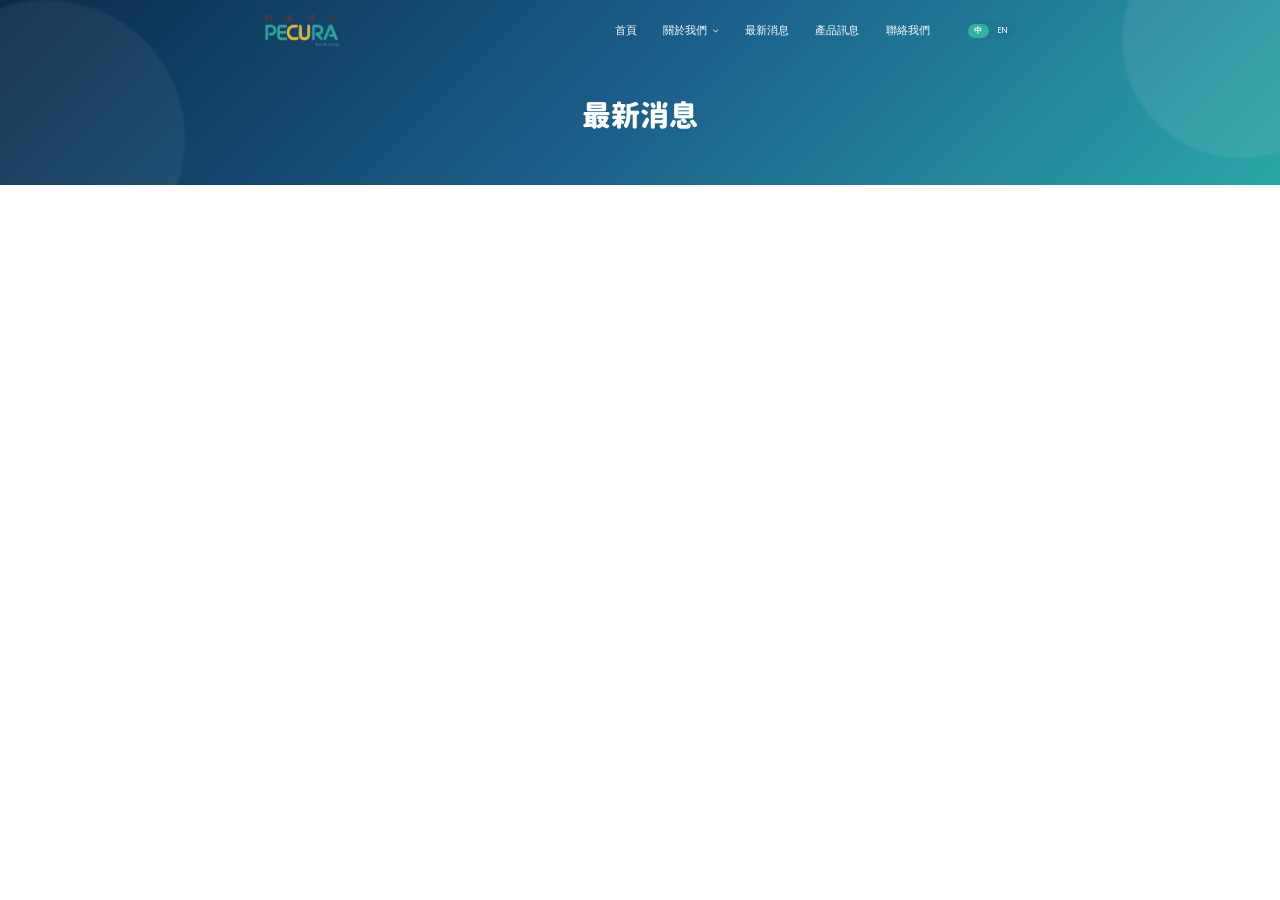
<file: news-detail.html>
<!DOCTYPE html>
<html>
<head>
  <title>PECURA 偵脈科技｜最新消息</title>
  <meta charset="utf-8">
  <meta name="viewport" content="width=device-width, initial-scale=1.0, maximum-scale=1.0, user-scalable=no">
  <meta name="format-detection" content="telephone=no">
  <meta name="apple-mobile-web-app-capable" content="yes">

  <!-- Fonts-->
  <link rel="stylesheet" type="text/css" href="assets/fonts/fontawesome/font-awesome.min.css">
  <link rel="stylesheet" type="text/css" href="assets/fonts/pe-icon/pe-icon.css">

  <!-- Vendors-->
  <link rel="stylesheet" type="text/css" href="assets/vendors/bootstrap/grid.css">
  <link rel="stylesheet" type="text/css" href="assets/vendors/magnific-popup/magnific-popup.min.css">
  <link rel="stylesheet" type="text/css" href="assets/vendors/swiper/swiper.css">

  <!-- App & fonts-->
  <link rel="stylesheet" type="text/css" href="https://fonts.googleapis.com/css?family=Poppins:300,400,500,600,700">
  <link rel="stylesheet" type="text/css" href="assets/css/main.css">
<style>
.news-img { max-width:100%; height:auto; display:block; }
.news-gallery-img { max-width:100%; }
.news-gallery { min-width:0; }
@media (max-width:767px) { .news-gallery.cols-2 { grid-template-columns:1fr; } .news-detail-wrap { padding-left:15px !important; padding-right:15px !important; } }
</style>
</head>

<body>
<div class="page-wrap">

  <!-- header（沿用你現有的） -->
  <header class="header header--fixed">
    <div class="container">
      <div class="header__inner">
        <div class="header__logo">
          <a href="index.html"><img src="assets/img/logo1.png" alt=""/></a>
        </div>

        <div class="header__menu">
          <nav class="onepage-nav">
            <ul class="onepage-menu">
              <li><a href="index.html#id-1">首頁</a></li>
                <li class="menu-item-has-children">
                    <a href="about.html" class="menu-parent">
                    關於我們
                    <i class="fa fa-angle-down menu-caret" aria-hidden="true"></i>
                    </a>

                    <ul class="sub-menu">
                    <li><a href="about.html#about-company">關於偵脈科技</a></li>
                    <li><a href="about.html#vision-timeline">發展沿革</a></li>
                    <li><a href="#team-members">創辦成員</a></li>
                    <li><a href="#cofounders">運營團隊</a></li>
                    </ul>
                </li>
                <li><a href="news.html">最新消息</a></li>
                <li><a href="product.html">產品訊息</a></li>
                <li><a href="contact.html">聯絡我們</a></li>
            </ul>
            <div class="navbar-toggle"><span></span><span></span><span></span></div>
          </nav>

          <div class="lang-switch">
            <a href="news.html" class="lang-btn is-active">中</a>
            <a href="news-en.html" class="lang-btn">EN</a>
          </div>
        </div>
      </div>
    </div>
  </header>
  <!-- End / header -->

  <div class="md-content">

    <!-- 小型 Hero（不滿版） -->
    <section class="about-hero">
        <div class="container">
            <div class="row">
                <div class="col-lg-8 col-lg-offset-2 text-center">
                <h1 class="about-title">最新消息</h1>
                </div>
            </div>
        </div>


        <!-- 裝飾光暈（可刪） -->
        <div style="
            position:absolute; right:-120px; top:-120px; width:360px; height:360px;
            background: rgba(255,255,255,.08); border-radius: 999px; filter: blur(2px);
        "></div>
        <div style="
            position:absolute; left:-140px; bottom:-140px; width:420px; height:420px;
            background: rgba(255,255,255,.06); border-radius: 999px; filter: blur(2px);
        "></div>
    </section>


    <!-- ===== News Section ===== -->
    <div id="newsBlocks"></div>

<!-- Vendors-->
<script type="text/javascript" src="assets/vendors/jquery/jquery.min.js"></script>
<script type="text/javascript" src="assets/vendors/imagesloaded/imagesloaded.pkgd.js"></script>
<script type="text/javascript" src="assets/vendors/isotope-layout/isotope.pkgd.js"></script>
<script type="text/javascript" src="assets/vendors/jquery-one-page/jquery.nav.min.js"></script>
<script type="text/javascript" src="assets/vendors/jquery.easing/jquery.easing.min.js"></script>
<script type="text/javascript" src="assets/vendors/jquery.matchHeight/jquery.matchHeight.min.js"></script>
<script type="text/javascript" src="assets/vendors/magnific-popup/jquery.magnific-popup.min.js"></script>
<script type="text/javascript" src="assets/vendors/masonry-layout/masonry.pkgd.js"></script>
<script type="text/javascript" src="assets/vendors/swiper/swiper.jquery.js"></script>
<script type="text/javascript" src="assets/vendors/menu/menu.js"></script>
<script type="text/javascript" src="assets/vendors/typed/typed.min.js"></script>

<!-- App-->
<script type="text/javascript" src="assets/js/main.js"></script>
</body>
</html>

<script>
(function () {
  const root = document.getElementById("newsBlocks");
  if (!root) return;

  const data = {
    "2": {
      title: "偵脈科技研發總部盛大開幕！打造1分鐘無壓脈帶血管照護新標竿",
      date: "2025 年 10 月 31 日",
      blocks: [
        {
            type: "hero",
            img: "assets/img/news/1/01-group.jpg",
            caption: "偵脈科技研發總部正式啟動大合影"
        },

        { 
            type: "text", html: `
            <p>2025年10月31日，成大技術衍生新創「偵脈科技」研發總部於成功大學產學創新總中心正式開幕 。開幕茶會現場匯聚近 60 位來自醫界、創投金融界與產學機構的重量級貴賓 ，共同見證全球首創「非侵入式智慧血管監測系統」的營運啟航 。</p>`
        },

        { 
        type: "image-right",
        img: "assets/img/news/1/02-ribbon.jpg",
        caption: "研發總部開幕剪綵儀式", 
        html:`<h5 style="margin:0 0 10px;">活動現場三大亮眼成果：</h5>
            <ul style="margin:0; padding-left:18px; line-height:1.9;">
            <li><b>1分鐘實機體驗驚豔全場：</b>展出全球首創「無壓脈帶式夾具感測」。透過雙模整合PPG與ECG，系統於 1 分鐘內精準算出 PWV 血管阻塞與血管年齡等指標 ，快速便利的操作設計大獲好評。</li>
            <li><b>獲讚具「獨角獸」潛力：</b> 成大與南科管理局長官皆高度肯定偵脈科技之技術與團隊，看好其具備成為獨角獸企業的雄厚潛力 。</li>
            <li><b>商轉進度吸引創投關注：</b> 系統已通過醫療器材電性安規與生物相容性檢測。目前正與成大醫院展開臨床試驗合作，將會持續推動醫材認證申請，2027年即可正式量產上市！</li>
            </ul>
        `},

        {
        type: "gallery",
        cols: 2,
        images: [
            {
            src: "assets/img/news/1/03-ceo.jpg",
            caption: "偵脈科技陳玟伶執行長致詞"
            },
            {
            src: "assets/img/news/1/04-founder.jpg",
            caption: "偵脈科技創辦人葉明龍致詞"
            }
        ]
        },

        { type: "text", html: `
          <p>本次開幕茶會受到媒體熱烈關注與報導，備受產業與大眾矚目，總計榮獲近30家指標性媒體熱烈報導！包含中央社、經濟日報、聯合報、工商時報以及環球生技等皆給予高度評價，為台灣智慧醫療產業注入一劑強心針。</p>
          <p>偵脈科技將以此研發總部為基地，持續推動國際法規取證與商業化佈局 。歡迎點擊下方連結，觀看更多開幕盛況與產業深度報導！</p>
        `},

        { type: "links-marquee", items: [
        { text: "中央社", href: "https://www.cna.com.tw/news/ahel/202510310163.aspx" },
        { text: "經濟日報", href: "https://money.udn.com/money/story/5723/9112825" },
        { text: "聯合報", href: "https://udn.com/news/story/7266/9109248" },
        { text: "工商時報", href: "https://www.ctee.com.tw/news/20251102700239-431205" },
        { text: "環球生技", href: "https://news.gbimonthly.com/tw/invest/show.php?num=81169&range=news" },
        { text: "奧丁丁", href: "https://news.owlting.com/articles/1173454" },
        { text: "LINE TODAY", href: "https://today.line.me/tw/v3/article/j7gDkjg" },
        { text: "Yahoo! 奇摩新聞", href: "https://reurl.cc/mkn6rl" },
        { text: "蕃薯藤", href: "https://n.yam.com/Article/20251031169385" },
        { text: "PChome Online 新聞", href: "https://news.pchome.com.tw/finance/sunmedia/20251031/index-76189827526012329003.html" },
        { text: "行銷人", href: "https://reurl.cc/MMv164" },
        { text: "獨家報導", href: "https://www.scooptw.com/sunmedia/411398/%E5%81%B5%E8%84%88%E7%A7%91%E6%8A%80%E7%A0%94%E7%99%BC%E7%B8%BD%E9%83%A8%E7%9B%9B%E5%A4%A7%E9%96%8B%E5%B9%95-%E6%99%BA%E6%85%A7%E8%A1%80%E7%AE%A1%E7%9B%A3%E6%B8%AC%E9%A0%98%E8%88%AA%E5%85%A8%E7%90%83/" },
        { text: "商傳媒", href: "https://reurl.cc/Abqn4Y" },
        { text: "LIFE NEWS 民生電子報", href: "https://lifenews.com.tw/423859/" },
        { text: "LIFE 生活網", href: "https://life.tw/?app=view&no=2864823" },
        { text: "警政時報", href: "https://www.tcpttw.com/other/other_industrial/2025/10/31/213839/" },
        { text: "記者爆料網", href: "https://new-reporter.com/news/91001/" },
        { text: "火報", href: "https://reurl.cc/QVdnRp" },
        { text: "AMM 亞洲心動娛樂", href: "https://ammtw.com/90076" },
        { text: "是新聞", href: "https://reurl.cc/8bG4X7" },
        { text: "話新聞", href: "https://reurl.cc/rKxdvO" },
        { text: "台灣線報", href: "https://twline365.com/2025/10/1061558/" },
        { text: "墨新聞", href: "https://more-news.tw/440771/" },
        { text: "民聲新聞", href: "https://91postnews.com/life/50808" },
        { text: "勝利之聲廣播電台", href: "https://www.facebook.com/share/p/17QcU75HZx/?mibextid=wwXIfr" },
        { text: "放新聞", href: "https://www.fountmedia.io/article/319301" },
        { text: "產經新聞網", href: "https://share.google/gJe06K9FNXNFbMKYn" },
        { text: "1111人力銀行", href: "https://www.1111.com.tw/news/jobns/162966" },
        { text: "迅雷雲新聞網", href: "http://fast-enews.com/?ptype=editor_1&id=38053&sys_no=4" }
        ]},
      ]
    },
    "3": {
      title: "醫療級血管檢測走入人群，偵脈科技1分鐘快篩技術於2025醫療展展現強大商機",
      date: "2025 年 12 月 7 日",
      blocks: [
        {
          type: "hero",
          img: "assets/img/news/2/01-medical-expo-demo.JPG",
          caption: "偵脈科技於 2025 醫療展現場展示非侵入式智慧血管監測系統"
        },

        {
          type: "text",
          html: `
            <p>2025醫療展日前盛大登場，偵脈科技帶著備受矚目的「非侵入式智慧血管監測系統」強勢參展。有別於以往僅作技術展示，本次展會的最大亮點，在於偵脈團隊首度開放民眾親自上機體驗這項前瞻的醫療科技，成功在展場掀起一波智慧血管健康檢測的熱潮。</p>
          `
        },

        {
          type: "gallery",
          cols: 2,
          images: [
            {
              src: "assets/img/news/2/02-medical-expo-demo.JPG",
              caption: "現場由團隊成員協助民眾實際體驗血管健康量測流程"
            },
            {
              src: "assets/img/news/2/03-medical-expo-demo.JPG",
              caption: "民眾於展場近距離了解無壓脈帶式感測器與檢測介面"
            }
          ]
        },

        {
          type: "text",
          html: `
            <p>展會期間，偵脈科技的攤位人潮絡繹不絕，吸引大量民眾排隊參與檢測。體驗者只需將無壓脈帶式感測器輕夾於指尖，短短1分鐘內即可快速且精準地測出血管硬化程度與血管年齡指標。許多民眾在體驗後給予高度評價，紛紛表示相較於傳統需緊綁手臂加壓且耗時的檢測方式，偵脈的產品真正做到了「無痛、快速、零負擔」。</p>
            <p>熱烈的現場體驗不僅驗證了產品的極致舒適度與操作便利性，更吸引眾多參觀民眾主動詢問產品的預計上市時程與購買管道，充分展現出終端市場對於居家血管照護設備的龐大需求與迫切期待。</p>
          `
        },

        {
          type: "quote",
          text: "無痛、快速、零負擔。"
        },

        {
          type: "text",
          html: `
            <p>此次醫療展的空前盛況與熱烈迴響，偵脈團隊未來將全速推進系統的醫療器材法規認證與量產佈局，期盼能早日將這項台灣自主研發的智慧醫療利器普及至大眾市場，為每個家庭提供最便利的日常心血管健康守護。</p>
          `
        }
      ]
    },

    "4": {
      title: "偵脈科技榮獲第22屆國家新創獎，獨創無壓脈帶血管監測技術獲國家最高肯定",
      date: "2025 年 11 月 15 日",
      blocks: [
        {
          type: "hero",
          img: "assets/img/news/3/01-award-group.jpg",
          caption: "偵脈科技團隊於第22屆國家新創獎頒獎典禮合影"
        },

        {
          type: "text",
          html: `
            <p>台灣生醫界榮譽指標「第 22 屆國家新創獎」日前盛大舉行頒獎典禮。偵脈科技憑藉全球首創的「非侵入式智慧血管監測系統」在眾多優秀團隊中脫穎而出，成功奪得國家級創新最高殊榮，展現了深厚的產學研發實力與商業化潛力。</p>
          `
        },

        {
          type: "image-right",
          img: "assets/img/news/3/02-award-group.jpg",
          caption: "偵脈科技於頒獎典禮現場接受國家級創新獎項肯定",
          html: `
            <p>國家新創獎評審團對偵脈科技的突破性技術給予高度評價。偵脈科技精準切入傳統ABI檢測儀器的臨床痛點，開發出獨家的「無壓脈帶式夾具感測」技術。</p>
            <p>該系統結合光體積描記法（PPG）與心電圖（ECG）雙模整合量測，搭配 AI 演算法，受測者僅需透過指夾感測1分鐘，即可精準推算脈波傳導速度（PWV）與血管年齡。</p>
          `
        },

        {
          type: "text",
          html: `
            <p>這項兼具「快速、無痛、高精準度」的技術優勢，成為本次深獲評審青睞的奪獎關鍵。</p>
          `
        },

        {
          type: "quote",
          text: "國家級創新肯定，來自技術突破與臨床價值的結合。"
        },

        {
          type: "text",
          html: `
            <p>此次榮獲國家新創獎的肯定，我們將帶著這份榮耀，加速推展系統的臨床試驗與各國醫療器材法規認證，期盼能將這項台灣自主研發的智慧醫療技術，普及至全球的醫療院所與居家照護機構，為心血管健康帶來更友善、高效的防護網。</p>
          `
        }
      ]
    },

    "1": {
      title: "偵脈科技初登場－2025 亞洲生技展獲熱烈迴響",
      date: "2025 年 7 月",
      blocks: [
        {
          type: "hero",
          img: "assets/img/news/4/01-forum.JPG",
          caption: "偵脈科技創辦人於亞洲生技展論壇現場進行專題演講"
        },

        {
          type: "text",
          html: `
            <p>2025 亞洲生技展（BIO Asia-Taiwan）日前圓滿落幕，由成大技術衍生的新創企業—偵脈科技迎來成立後的首次大型公開亮相。本次展會中，偵脈團隊首度展出全球首創的「非侵入式智慧血管監測系統」，成為會場中備受矚目的焦點。</p>
          `
        },

        {
          type: "image-right",
          img: "assets/img/news/4/02-booth.JPG",
          caption: "偵脈科技展位吸引眾多參觀者與產業人士交流",
          html: `
            <p>展會期間，偵脈科技創辦人葉明龍教授親自於論壇區進行專題演講，以深入淺出的方式，剖析傳統周邊血管病變（PAD）檢測耗時且易造成病患不適的臨床痛點。</p>
            <p>同時分享偵脈獨家研發的「無壓脈帶式夾具感測」技術，僅需 1 分鐘即可精準推算血管年齡與阻塞風險，創新的檢測概念引發現場熱烈討論。</p>
            <p>偵脈科技的「非侵入式智慧血管監測系統」不僅大幅提升檢測效率，更具備高度商業化潛力。展會期間，吸引眾多國內外創投機構與大型醫療院所前往攤位洽談合作。</p>
            <p>各界代表針對未來的臨床試驗合作、遠距居家照護系統導入，以及海內外市場拓展等議題，表達高度興趣與合作意願。</p>
            `
        },

        {
          type: "text",
          html: `
          `
        },

        {
          type: "quote",
          text: "首次公開亮相，即獲市場與產業高度關注"
        },

        {
          type: "text",
          html: `
            <p>此次參展成功展現了偵脈科技的市場動能。未來，我們將持續推進產品的醫療認證與商業化佈局，期盼攜手更多醫療與投資夥伴，共同打造全球周邊血管健康照護的新未來。</p>
          `
        }
      ]
    },
    "5": {
  "title": "偵脈科技入選 2026 Qualcomm Innovate in Taiwan Challenge 前十名，進入新創育成階段",
  "date": "2026 年 4 月 24 日",
  "blocks": [
    {
      "type": "hero",
      "img": "assets/img/news/5/01-qualcomm-qitc.png",
      "caption": "偵脈科技入選 2026 Qualcomm Innovate in Taiwan Challenge 前十名，進入新創育成階段"
    },
    {
      "type": "text",
      "html": "<p>偵脈科技入選 2026 Qualcomm Innovate in Taiwan Challenge（QITC）前十名團隊，正式進入後續育成階段。QITC 由 Qualcomm Technologies 推動，旨在發掘並培育具創新技術與市場潛力的台灣新創團隊，並透過技術資源、專業輔導與商業化支持，協助新創加速產品開發與市場布局。</p>"
    },
    {
      "type": "text",
      "html": "<p>偵脈科技以智慧型周邊循環即時監測系統參與本次評選，聚焦周邊動脈疾病（PAD）早期篩檢與長期監測需求，透過非壓脈帶式量測方式整合 PPG 與 ECG 生理訊號，降低傳統周邊循環檢測對專業操作人力、量測流程與使用場域的限制，期望將血管健康監測延伸至診所、健檢、長照與更多日常健康照護情境。</p>"
    },
    {
      "type": "text",
      "html": "<p>QITC 2026 評選著重技術創新性、實際應用價值、市場關聯性、產品設計完整度、上市時程優勢與商業發展潛力等面向；入選團隊將於育成期間獲得技術支援、專業培訓、商業策略與智慧財產相關資源，持續優化產品與市場發展方向。</p>"
    },
    {
      "type": "text",
      "html": "<p>此次入選前十名，是偵脈科技在技術產品化與商業發展歷程中的重要里程碑。透過 QITC 育成資源與產業鏈結，團隊將持續精進產品技術與應用模式，強化智慧型周邊循環監測系統於實際場域中的落地能力，並逐步拓展更多醫療與健康科技市場機會。</p>"
    }
  ]
},
    "6": {
  "title": "偵脈科技亮相 2026 亞洲生技大展，拓展心血管與健檢市場交流",
  "date": "2026 年 7 月 16 日",
  "blocks": [
    {
      "type": "hero",
      "img": "assets/img/news/6/01-bio-asia-2026.jpg",
      "caption": "偵脈科技亮相 2026 亞洲生技大展，拓展心血管與健檢市場交流"
    },
    {
      "type": "text",
      "html": "<p>偵脈科技於 2026 亞洲生技大展期間，於國立成功大學展區共同設展，展示團隊自主開發的智慧型周邊循環即時監測系統，向醫療與生技產業專業人士分享周邊血管健康監測的創新技術與產品應用方向。</p>"
    },
    {
      "type": "gallery",
      "cols": 2,
      "images": [
        {
          "src": "assets/img/news/6/03-bio-asia-demo.jpg",
          "caption": "偵脈科技於 2026 亞洲生技大展現場交流"
        },
        {
          "src": "assets/img/news/6/02-bio-asia-interview.jpg",
          "caption": "偵脈科技於 2026 亞洲生技大展現場交流"
        }
      ]
    },
    {
      "type": "text",
      "html": "<p>本次展會期間，多家心血管診所、健檢機構及相關醫療單位前來交流，並針對產品的量測流程、操作便利性與實際應用情境進一步了解。相較於傳統周邊循環檢測設備，偵脈科技以非壓脈帶式量測方式結合 PPG 與 ECG 訊號，希望降低操作門檻，並提升周邊血管健康評估在不同醫療場域中的使用彈性。</p>"
    },
    {
      "type": "text",
      "html": "<p>從現場交流回饋中，也可觀察到心血管診所與健檢相關單位對於快速量測、簡化操作流程，以及導入日常健康檢查與風險評估的應用具有高度興趣。透過與第一線潛在使用者直接交流，團隊進一步掌握不同場域在檢測效率、人力配置及健康管理上的實際需求，作為後續產品優化與市場布局的重要參考。</p>"
    },
    {
      "type": "text",
      "html": "<p>本次參展不僅提升偵脈科技於醫療與生技產業中的品牌曝光度，也進一步建立與潛在醫療院所、健檢機構及產業合作夥伴的連結。未來，偵脈科技將持續透過展會、醫療場域交流與產業合作，推動智慧型周邊循環監測技術朝更多實際應用情境發展，逐步擴大產品於心血管健康與預防醫學市場中的應用機會。</p>"
    }
  ]
},
    "7": {
  "title": "偵脈科技入選 115-2 FITI 創新創業激勵計畫，持續加速技術商品化與市場布局",
  "date": "2026 年 7 月 22 日",
  "blocks": [
    {
      "type": "hero",
      "img": "assets/img/news/7/01-fiti.png",
      "caption": "偵脈科技入選 115-2 FITI 創新創業激勵計畫，持續加速技術商品化與市場布局"
    },
    {
      "type": "text",
      "html": "<p>偵脈科技入選 115 年度第 2 梯次「創新創業激勵計畫（FITI）」，獲得創業發展與市場潛力的進一步肯定。透過本次計畫，團隊將持續聚焦產品定位、商業模式與市場策略，推進智慧型周邊循環監測技術從研發成果走向實際市場應用。</p>"
    },
    {
      "type": "text",
      "html": "<p>偵脈科技以周邊動脈疾病（Peripheral Artery Disease, PAD）的早期篩檢與長期監測需求為核心，開發非壓脈帶式智慧型周邊循環監測系統，整合 PPG 與 ECG 訊號量測，降低傳統周邊循環檢測對專業操作人力與場域的限制，期望讓血管健康評估能進一步延伸至診所、健檢、長照及更多日常照護場域。</p>"
    },
    {
      "type": "text",
      "html": "<p>FITI 創新創業激勵計畫透過創業課程、業師輔導及階段性評選等機制，協助團隊從技術研發進一步梳理市場需求、產品價值與商業化策略。對偵脈科技而言，本次入選除了是對團隊技術與創業方向的肯定，也提供重新檢視市場定位與商業模式的機會，進一步強化產品與實際使用場域之間的連結。</p>"
    },
    {
      "type": "text",
      "html": "<p>未來，偵脈科技將持續結合臨床需求、市場回饋與產品驗證成果，完善產品與商業化布局，並透過創業與產業資源鏈結，逐步推動智慧型周邊循環監測技術進入更多醫療與健康照護應用場域。</p>"
    }
  ]
},
    "8": {
  "title": "偵脈科技營運中心正式啟動，攜手產學與產業夥伴見證重要里程碑",
  "date": "2026 年 8 月 26 日",
  "blocks": [
    {
      "type": "hero",
      "img": "assets/img/news/8/揭幕儀式_3.jpg",
      "caption": "偵脈科技營運中心揭幕儀式合影"
    },
    {
      "type": "text",
      "html": "<p>偵脈科技營運中心於2026年8月26日在台南經緯天廈16樓正式啟用，象徵公司從技術研發與新創籌備階段，進一步邁向產品化、組織營運與市場拓展的新階段。隨著營運據點正式啟動，團隊將以此作為產品開發、臨床驗證、法規規劃與商業發展的重要基地，持續推進智慧型周邊循環監測技術落實至實際應用場域。</p>"
    },
    {
      "type": "text",
      "html": "<p>啟用當日舉行營運中心揭牌儀式，並邀請股東代表荃皓實業營運長、成功大學產學創新總中心主任、成功大學新創加速中心團隊，以及多位產業界夥伴與好友共同到場，見證偵脈科技發展歷程中的重要里程碑。透過此次揭牌活動，團隊也再次凝聚來自產學、產業與新創生態系的支持與交流，為後續產品推進與市場發展建立更穩固的合作基礎。</p>"
    },
    {
      "type": "hero",
      "img": "assets/img/news/8/揭幕儀式_2.jpg",
      "caption": "創辦人葉明龍教授於營運中心揭幕儀式進行開幕介紹"
    },
    {
      "type": "text",
      "html": "<p>偵脈科技專注於智慧型周邊循環即時監測系統的開發，透過非壓脈帶式量測方式整合 PPG 與 ECG 生理訊號，期望降低傳統周邊循環檢測在操作人力、檢測流程與使用場域上的限制，讓血管健康評估能更便利地應用於醫療院所、健檢、長照及更多健康照護情境。</p>"
    },
    {
      "type": "text",
      "html": "<p>營運中心正式啟用後，團隊將持續整合研發、臨床、法規與市場資源，進一步提升產品成熟度，並深化與醫療院所、產業夥伴及潛在使用單位之間的合作連結。未來，偵脈科技將以營運中心為重要發展據點，持續推進產品驗證、品質管理、法規取證與市場布局，讓智慧型周邊循環監測技術逐步從研發成果走向實際醫療與健康照護應用。</p>"
    }
  ]
},
    "9": {
  "title": "2026 智慧醫療產業跨域鏈結交流會，鏈結臨床需求與智慧醫療合作機會",
  "date": "2026 年 9 月 30 日",
  "blocks": [
    {
      "type": "hero",
      "img": "assets/img/news/9/01-healthcare-exchange.jpg",
      "caption": "2026 智慧醫療產業跨域鏈結交流會，鏈結臨床需求與智慧醫療合作機會"
    },
    {
      "type": "text",
      "html": "<p>偵脈科技參與於國立成功大學舉辦的「2026 智慧醫療產業跨域鏈結交流會」，與醫療場域、產業夥伴及智慧醫療新創團隊共同交流，分享智慧型周邊循環即時監測系統的技術特色與應用方向，並進一步探索產品於臨床照護與健康管理場域中的合作機會。</p>"
    },
    {
      "type": "text",
      "html": "<p>本次交流會以「智醫鏈結 × 產業賦能 × 場域實證」為核心，聚焦智慧醫療技術如何回應臨床需求、加速產品與服務創新，並透過實際場域驗證推動技術落地。活動集結醫療、產業、學研與新創團隊，透過技術展示、Pitch 與媒合交流，促進智慧醫療解決方案與實際使用場域之間的連結。</p>"
    },
    {
      "type": "gallery",
      "cols": 2,
      "images": [
        {
          "src": "assets/img/news/9/02-healthcare-exchange.jpg",
          "caption": "智慧醫療產業跨域鏈結交流會 — 2"
        },
        {
          "src": "assets/img/news/9/03-healthcare-exchange.jpg",
          "caption": "智慧醫療產業跨域鏈結交流會 — 3"
        },
        {
          "src": "assets/img/news/9/04-healthcare-exchange.jpg?v=20261028",
          "caption": "智慧醫療產業跨域鏈結交流會 — 4"
        }
      ]
    },
    {
      "type": "text",
      "html": "<p>偵脈科技於活動中分享非壓脈帶式智慧型周邊循環監測技術，透過整合 PPG 與 ECG 生理訊號，希望降低傳統周邊循環檢測在人力、操作流程與使用場域上的限制。產品未來除醫療院所外，也期望逐步拓展至健檢、長照及其他健康照護場域，提供更便利的血管健康評估與長期追蹤方式。</p>"
    },
    {
      "type": "text",
      "html": "<p>透過本次交流與媒合，團隊進一步與醫療及產業端夥伴討論實際使用需求、場域導入與後續合作可能性，也藉此持續驗證產品定位與市場需求。未來，偵脈科技將持續深化與醫療院所及產業夥伴的合作，結合臨床回饋、產品驗證與場域實證，加速智慧型周邊循環監測技術朝實際應用與市場落地發展。</p>"
    }
  ]
}
  };

  const params = new URLSearchParams(window.location.search);
  const id = params.get("id");

    if (!id) {
    // 如果沒有 id，就不渲染 detail
    return;
    }
  document.querySelectorAll('.lang-switch a').forEach(link => {
    const url = new URL(link.href);
    url.pathname = url.pathname.replace(/news(-en)?\.html$/, 'news-detail$1.html');
    url.searchParams.set('id', id);
    link.href = url.href;
  });
  const news = data[id];

  if (!news) {
    root.innerHTML = "<div class='container' style='padding:60px 0; text-align:center;'>找不到此篇新聞</div>";
    return;
  }

  // 外框（讓版面跟你 about 的 container 一致）
  root.innerHTML = `
    <div class="container news-detail-wrap" style="padding: 40px 0 10px;">
      <div class="row">
        <div class="col-lg-10 col-lg-offset-1">
          <h2 style="margin:0 0 8px; font-size:30px; line-height:1.25;">${news.title}</h2>
          <div style="opacity:.75; margin-bottom:18px;">${news.date}</div>
          <div id="newsBlocksInner"></div>
          <div style="margin-top:28px;">
            <a class="news-btn" href="news.html">← 回到最新消息</a>
          </div>
        </div>
      </div>
    </div>
  `;

  document.title = news.title + " | PECURA";
  const inner = document.getElementById("newsBlocksInner");

  function renderBlock(b) {
    if (b.type === "hero") {
    return `
        <figure style="margin:0 0 22px;">
        <img class="news-img news-img--rounded" src="${b.img}" alt="${b.caption || ''}">
        ${b.caption ? `<figcaption class="news-caption">${b.caption}</figcaption>` : ''}
        </figure>
    `;
    }

    if (b.type === "text") {
      return `
        <div style="margin: 0 0 18px; line-height:1.9; font-size:16px;">
          ${b.html}
        </div>`;
    }

    if (b.type === "gallery") {
    const cols = b.cols || 2;

    const imgs = (b.images || []).map(img =>
        `<figure class="news-gallery-item">
        <img class="news-gallery-img" 
                src="${img.src}" 
                alt="${img.caption || ''}">
        ${img.caption ? `<figcaption class="news-caption">${img.caption}</figcaption>` : ''}
        </figure>`
    ).join("");

    return `
        <div class="news-gallery cols-${cols}">
        ${imgs}
        </div>`;
    }

    if (b.type === "image-right") {
    return `
        <div style="display:grid; grid-template-columns:1.1fr .9fr; gap:18px; align-items:start; margin: 22px 0;">
        <div style="line-height:1.9; font-size:16px;">${b.html}</div>
        <figure>
            <img class="news-img news-img--rounded" src="${b.img}" alt="${b.caption || ''}">
            ${b.caption ? `<figcaption class="news-caption">${b.caption}</figcaption>` : ''}
        </figure>
        </div>
    `;
    }

    if (b.type === "quote") {
      return `
        <blockquote style="margin: 22px 0; padding: 16px 18px; background:#f5f7fa;
          border-left:4px solid #32b29e; border-radius:12px; font-size:16px;">
          ${b.text}
        </blockquote>`;
    }

    if (b.type === "links-marquee") {
    const items = (b.items || []);
    if (!items.length) return "";

    const track = items.map(it =>
        `<a class="news-marquee__item" href="${it.href}" target="_blank" rel="noopener">${it.text}</a>`
    ).join("");

    // ✅ 複製一份，做無縫循環
    return `
        <div class="news-marquee">
        <div class="news-marquee__label">媒體報導</div>
        <div class="news-marquee__viewport">
            <div class="news-marquee__track">
            ${track}
            ${track}
            </div>
        </div>
        </div>
    `;
    }

    return "";
  }

  (news.blocks || []).forEach(b => inner.insertAdjacentHTML("beforeend", renderBlock(b)));
})();
</script>
</file>
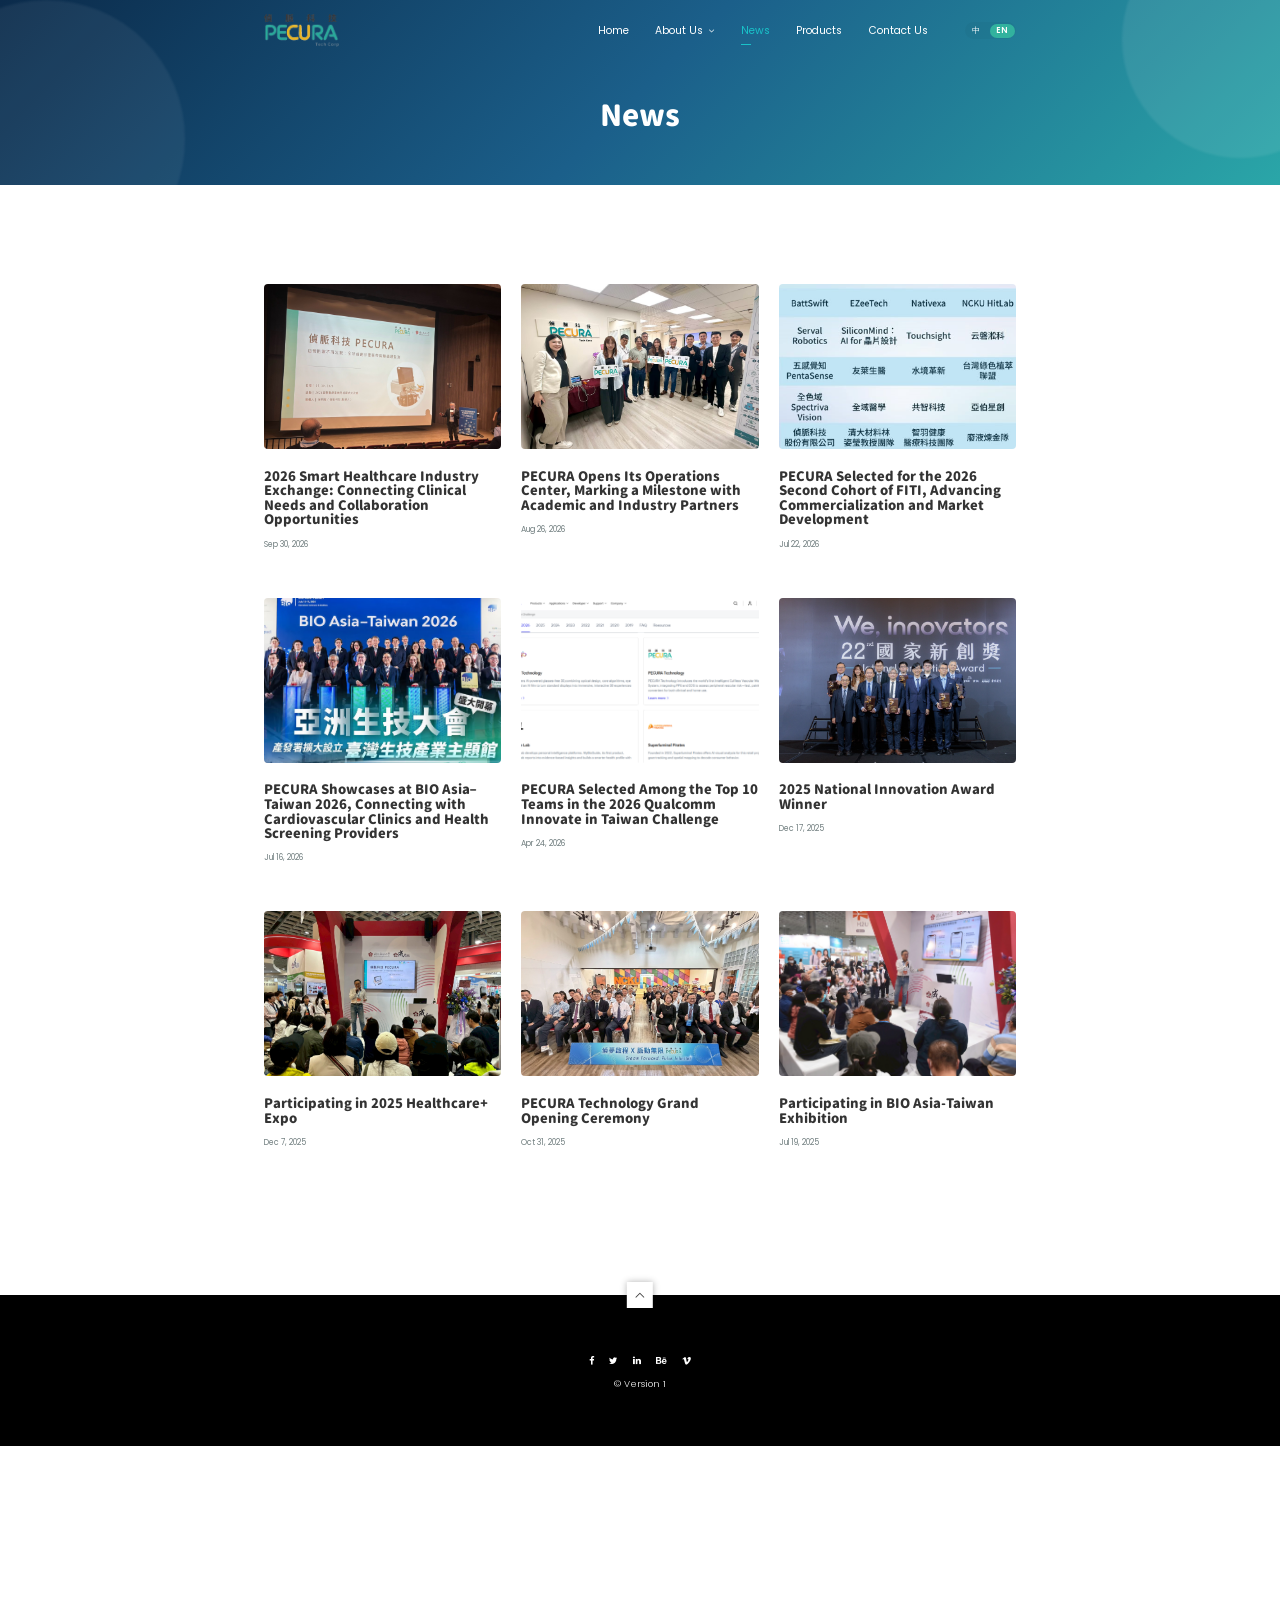
<file: news-en.html>
<!DOCTYPE html>
<html>
<head>
  <title>PECURA Technology | News</title>
  <meta charset="utf-8">
  <meta name="viewport" content="width=device-width, initial-scale=1.0, maximum-scale=1.0, user-scalable=no">
  <meta name="format-detection" content="telephone=no">
  <meta name="apple-mobile-web-app-capable" content="yes">

  <link rel="stylesheet" type="text/css" href="assets/fonts/fontawesome/font-awesome.min.css">
  <link rel="stylesheet" type="text/css" href="assets/fonts/pe-icon/pe-icon.css">

  <link rel="stylesheet" type="text/css" href="assets/vendors/bootstrap/grid.css">
  <link rel="stylesheet" type="text/css" href="assets/vendors/magnific-popup/magnific-popup.min.css">
  <link rel="stylesheet" type="text/css" href="assets/vendors/swiper/swiper.css">

  <link rel="stylesheet" type="text/css" href="https://fonts.googleapis.com/css?family=Poppins:300,400,500,600,700">
  <link rel="stylesheet" type="text/css" href="assets/css/main.css">
<style>
#id-3 > .container > .row { display:flex; flex-wrap:wrap; }
#id-3 > .container > .row > .col-lg-4 { width:100%; margin-bottom:32px; }
@media (min-width:768px) { #id-3 > .container > .row > .col-lg-4 { width:50%; } }
@media (min-width:1200px) { #id-3 > .container > .row > .col-lg-4 { width:33.333333%; } }
</style>
</head>

<body>
<div class="page-wrap">

  <header class="header header--fixed">
    <div class="container">
      <div class="header__inner">
        <div class="header__logo">
          <a href="index-en.html"><img src="assets/img/logo1.png" alt=""/></a>
        </div>

        <div class="header__menu">
          <nav class="onepage-nav">
            <ul class="onepage-menu">
              <li><a href="index-en.html#id-1">Home</a></li>
                <li class="menu-item-has-children">
                    <a href="about-en.html" class="menu-parent">
                    About Us
                    <i class="fa fa-angle-down menu-caret" aria-hidden="true"></i>
                    </a>

                    <ul class="sub-menu">
                    <li><a href="about-en.html#about-company">About PECURA</a></li>
                    <li><a href="about-en.html#vision-timeline">Milestone</a></li>
                    <li><a href="about-en.html#team-members">Founding Team</a></li>
                    <li><a href="about-en.html#cofounders">Operations Team</a></li>
                    </ul>
                </li>
                <li class="current-menu-item"><a href="news-en.html">News</a></li>
                <li><a href="product-en.html">Products</a></li>
                <li><a href="contact-en.html">Contact Us</a></li>
            </ul>
            <div class="navbar-toggle"><span></span><span></span><span></span></div>
          </nav>

          <div class="lang-switch">
            <a href="news.html" class="lang-btn">中</a>
            <a href="news-en.html" class="lang-btn is-active">EN</a>
          </div>
        </div>
      </div>
    </div>
  </header>
  <div class="md-content">

    <section class="about-hero">
        <div class="container">
            <div class="row">
                <div class="col-lg-8 col-lg-offset-2 text-center">
                <h1 class="about-title">News</h1>
                </div>
            </div>
        </div>


        <div style="
            position:absolute; right:-120px; top:-120px; width:360px; height:360px;
            background: rgba(255,255,255,.08); border-radius: 999px; filter: blur(2px);
        "></div>
        <div style="
            position:absolute; left:-140px; bottom:-140px; width:420px; height:420px;
            background: rgba(255,255,255,.06); border-radius: 999px; filter: blur(2px);
        "></div>
    </section>


    <section class="md-section" id="id-3">
        <div class="container">

            <div class="row">
                <div class="col-lg-4">
                    <div class="post__media"><a href="news-detail-en.html?id=9"><img src="assets/img/news/9/01-healthcare-exchange.jpg" alt="2026 Smart Healthcare Industry Exchange: Connecting Clinical Needs and Collaboration Opportunities" loading="lazy"/></a></div>
                    <div class="post__body">
                        <h2 class="post__title"><a href="news-detail-en.html?id=9">2026 Smart Healthcare Industry Exchange: Connecting Clinical Needs and Collaboration Opportunities</a></h2>
                        <div class="post__meta"><span class="date">Sep 30, 2026</span></div>
                    </div>
                </div>
                <div class="col-lg-4">
                    
                    <div class="post__media"><a href="news-detail-en.html?id=8"><img src="assets/img/news/8/揭幕儀式_3.jpg" alt="Group photo at the PECURA Technology operations center unveiling ceremony" loading="lazy"/></a></div>
                    <div class="post__body">
                        <h2 class="post__title"><a href="news-detail-en.html?id=8">PECURA Opens Its Operations Center, Marking a Milestone with Academic and Industry Partners</a></h2>
                        <div class="post__meta"><span class="date">Aug 26, 2026</span></div>
                    </div>
                </div>
                <div class="col-lg-4">
                    <div class="post__media"><a href="news-detail-en.html?id=7"><img src="assets/img/news/7/01-fiti.png" alt="PECURA Selected for the 2026 Second Cohort of FITI, Advancing Commercialization and Market Development" loading="lazy"/></a></div>
                    <div class="post__body">
                        <h2 class="post__title"><a href="news-detail-en.html?id=7">PECURA Selected for the 2026 Second Cohort of FITI, Advancing Commercialization and Market Development</a></h2>
                        <div class="post__meta"><span class="date">Jul 22, 2026</span></div>
                    </div>
                </div>
                <div class="col-lg-4">
                    <div class="post__media"><a href="news-detail-en.html?id=6"><img src="assets/img/news/6/01-bio-asia-2026.jpg" alt="PECURA Showcases at BIO Asia–Taiwan 2026, Connecting with Cardiovascular Clinics and Health Screening Providers" loading="lazy"/></a></div>
                    <div class="post__body">
                        <h2 class="post__title"><a href="news-detail-en.html?id=6">PECURA Showcases at BIO Asia–Taiwan 2026, Connecting with Cardiovascular Clinics and Health Screening Providers</a></h2>
                        <div class="post__meta"><span class="date">Jul 16, 2026</span></div>
                    </div>
                </div>
                <div class="col-lg-4">
                    <div class="post__media"><a href="news-detail-en.html?id=5"><img src="assets/img/news/5/01-qualcomm-qitc.png" alt="PECURA Selected Among the Top 10 Teams in the 2026 Qualcomm Innovate in Taiwan Challenge" loading="lazy"/></a></div>
                    <div class="post__body">
                        <h2 class="post__title"><a href="news-detail-en.html?id=5">PECURA Selected Among the Top 10 Teams in the 2026 Qualcomm Innovate in Taiwan Challenge</a></h2>
                        <div class="post__meta"><span class="date">Apr 24, 2026</span></div>
                    </div>
                </div>
                <div class="col-lg-4 "> 

                    <div>
                        <div class="post__media"><a href="news-detail-en.html?id=4"><img src="assets/img/blog/1.jpg" alt=""/></a></div>
                        <div class="post__body">
                            <h2 class="post__title"><a href="news-detail-en.html?id=4">2025 National Innovation Award Winner</a></h2>
                            <div class="post__meta"><span class="date">Dec 17, 2025</span></div>
                        </div>
                    </div></div>
                <div class="col-lg-4 ">
                    
                    <div>
                        <div class="post__media"><a href="news-detail-en.html?id=3"><img src="assets/img/blog/2.jpg" alt=""/></a></div>
                        <div class="post__body">
                            <h2 class="post__title"><a href="news-detail-en.html?id=3">Participating in 2025 Healthcare+ Expo</a></h2>
                            <div class="post__meta"><span class="date">Dec 7, 2025</span></div>
                        </div>
                    </div></div>
                <div class="col-lg-4 ">
                    
                    <div>
                        <div class="post__media"><a href="news-detail-en.html?id=2"><img src="assets/img/blog/3.jpg" alt=""/></a></div>
                        <div class="post__body">
                            <h2 class="post__title"><a href="news-detail-en.html?id=2">PECURA Technology Grand Opening Ceremony</a></h2>
                            <div class="post__meta"><span class="date">Oct 31, 2025</span></div>
                        </div>
                    </div></div>
                <div class="col-lg-4">
                    <div>
                      <div class="post__media"><a href="news-detail-en.html?id=1"><img src="assets/img/blog/4.JPG" alt=""/></a></div>
                      <div class="post__body">
                          <h2 class="post__title"><a href="news-detail-en.html?id=1">Participating in BIO Asia-Taiwan Exhibition</a></h2>
                          <div class="post__meta"><span class="date">Jul 19, 2025</span></div>
                      </div>
                    </div></div>
                
            </div>

        </div>
    </section>

  <div class="footer">
    <div id="back-to-top"><i class="pe-7s-angle-up"></i></div>
    <div class="container">
      <div class="footer__wrapper">
        <div class="footer__social">
          <a class="social-icon" href="#"><i class="social-icon__icon fa fa-facebook"></i></a>
          <a class="social-icon" href="#"><i class="social-icon__icon fa fa-twitter"></i></a>
          <a class="social-icon" href="#"><i class="social-icon__icon fa fa-linkedin"></i></a>
          <a class="social-icon" href="#"><i class="social-icon__icon fa fa-behance"></i></a>
          <a class="social-icon" href="#"><i class="social-icon__icon fa fa-vimeo"></i></a>
        </div>
        <p class="footer__copy">&copy; Version 1</p>
      </div>
    </div>
  </div>
  </div>

<script type="text/javascript" src="assets/vendors/jquery/jquery.min.js"></script>
<script type="text/javascript" src="assets/vendors/imagesloaded/imagesloaded.pkgd.js"></script>
<script type="text/javascript" src="assets/vendors/isotope-layout/isotope.pkgd.js"></script>
<script type="text/javascript" src="assets/vendors/jquery-one-page/jquery.nav.min.js"></script>
<script type="text/javascript" src="assets/vendors/jquery.easing/jquery.easing.min.js"></script>
<script type="text/javascript" src="assets/vendors/jquery.matchHeight/jquery.matchHeight.min.js"></script>
<script type="text/javascript" src="assets/vendors/magnific-popup/jquery.magnific-popup.min.js"></script>
<script type="text/javascript" src="assets/vendors/masonry-layout/masonry.pkgd.js"></script>
<script type="text/javascript" src="assets/vendors/swiper/swiper.jquery.js"></script>
<script type="text/javascript" src="assets/vendors/menu/menu.js"></script>
<script type="text/javascript" src="assets/vendors/typed/typed.min.js"></script>

<script type="text/javascript" src="assets/js/main.js"></script>
</body>
</html>
</file>
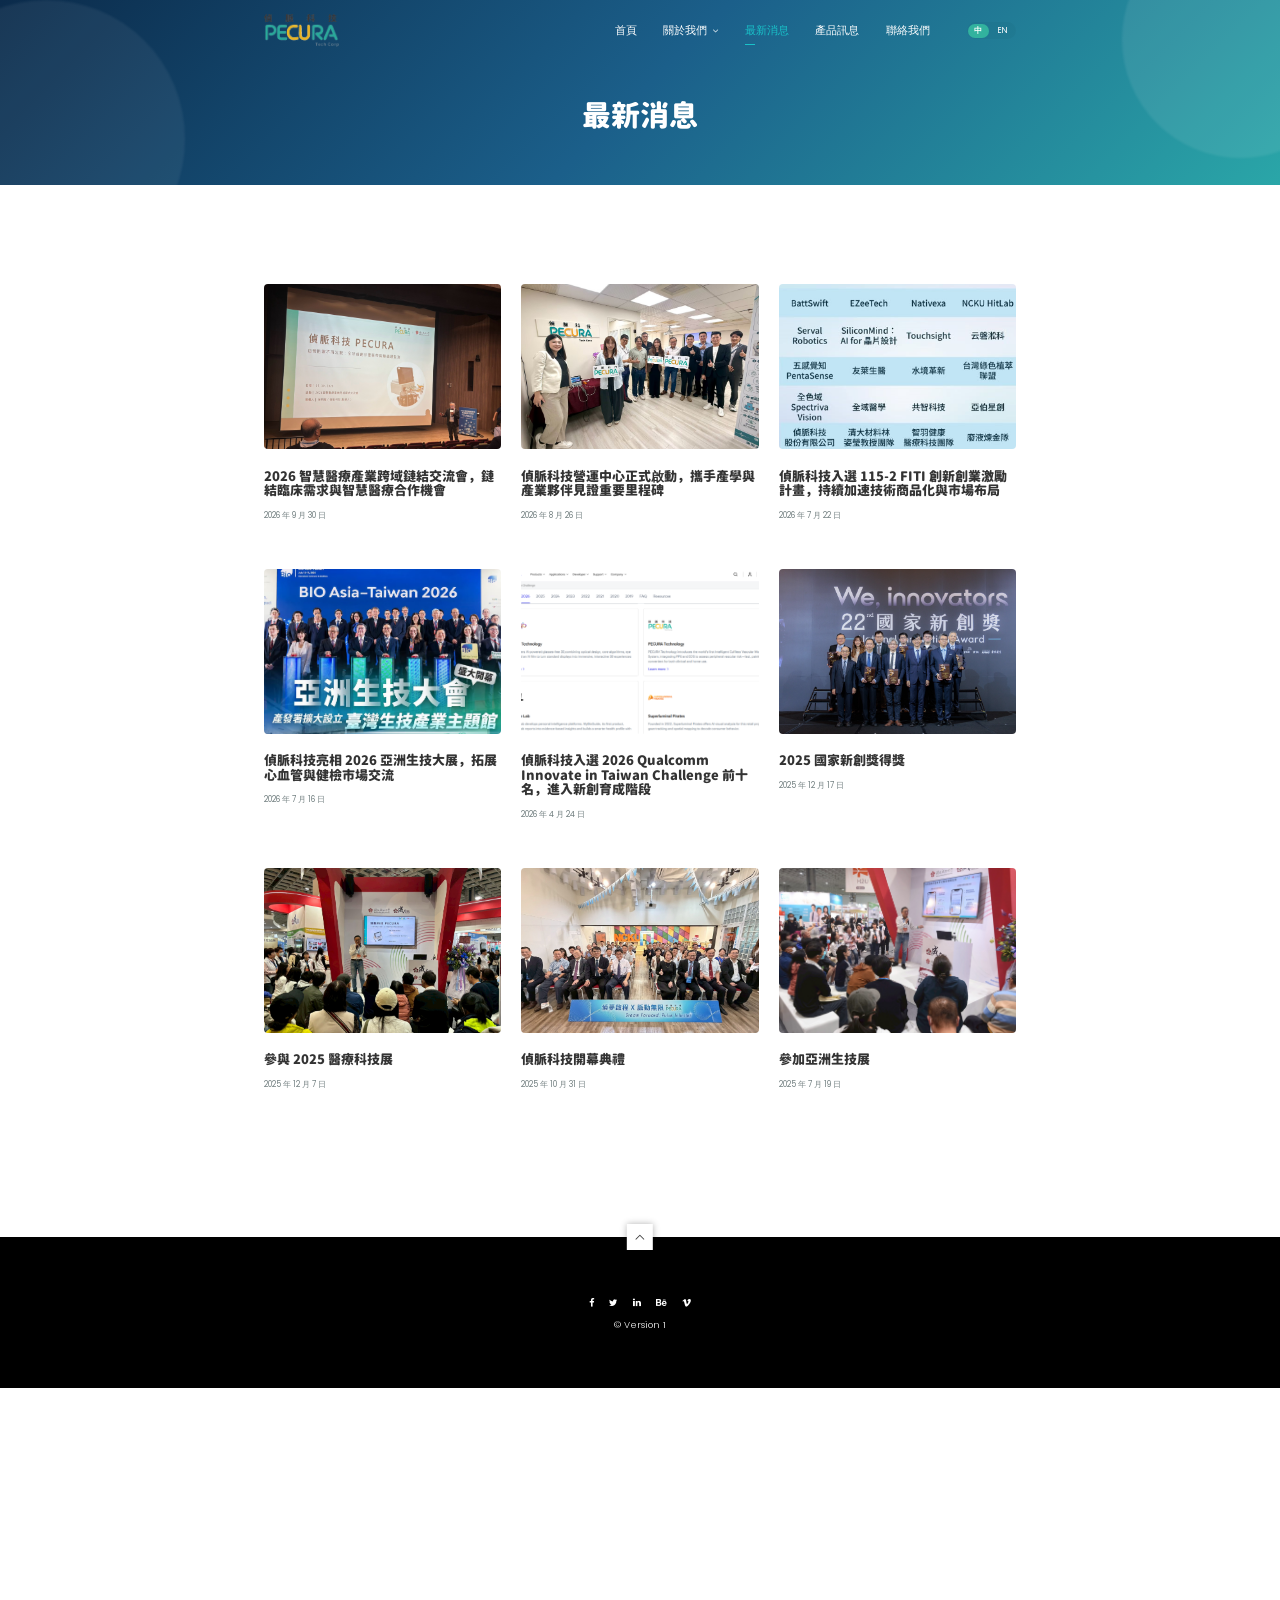
<file: news.html>
<!DOCTYPE html>
<html>
<head>
  <title>PECURA 偵脈科技｜最新消息</title>
  <meta charset="utf-8">
  <meta name="viewport" content="width=device-width, initial-scale=1.0, maximum-scale=1.0, user-scalable=no">
  <meta name="format-detection" content="telephone=no">
  <meta name="apple-mobile-web-app-capable" content="yes">

  <!-- Fonts-->
  <link rel="stylesheet" type="text/css" href="assets/fonts/fontawesome/font-awesome.min.css">
  <link rel="stylesheet" type="text/css" href="assets/fonts/pe-icon/pe-icon.css">

  <!-- Vendors-->
  <link rel="stylesheet" type="text/css" href="assets/vendors/bootstrap/grid.css">
  <link rel="stylesheet" type="text/css" href="assets/vendors/magnific-popup/magnific-popup.min.css">
  <link rel="stylesheet" type="text/css" href="assets/vendors/swiper/swiper.css">

  <!-- App & fonts-->
  <link rel="stylesheet" type="text/css" href="https://fonts.googleapis.com/css?family=Poppins:300,400,500,600,700">
  <link rel="stylesheet" type="text/css" href="assets/css/main.css">
<style>
#id-3 > .container > .row { display:flex; flex-wrap:wrap; }
#id-3 > .container > .row > .col-lg-4 { width:100%; margin-bottom:32px; }
@media (min-width:768px) { #id-3 > .container > .row > .col-lg-4 { width:50%; } }
@media (min-width:1200px) { #id-3 > .container > .row > .col-lg-4 { width:33.333333%; } }
</style>
</head>

<body>
<div class="page-wrap">

  <!-- header（沿用你現有的） -->
  <header class="header header--fixed">
    <div class="container">
      <div class="header__inner">
        <div class="header__logo">
          <a href="index.html"><img src="assets/img/logo1.png" alt=""/></a>
        </div>

        <div class="header__menu">
          <nav class="onepage-nav">
            <ul class="onepage-menu">
              <li><a href="index.html#id-1">首頁</a></li>
                <li class="menu-item-has-children">
                    <a href="about.html" class="menu-parent">
                    關於我們
                    <i class="fa fa-angle-down menu-caret" aria-hidden="true"></i>
                    </a>

                    <ul class="sub-menu">
                    <li><a href="about.html#about-company">關於偵脈科技</a></li>
                    <li><a href="about.html#vision-timeline">發展沿革</a></li>
                    <li><a href="#team-members">創辦成員</a></li>
                    <li><a href="#cofounders">運營團隊</a></li>
                    </ul>
                </li>
                <li class="current-menu-item"><a href="news.html">最新消息</a></li>
                <li><a href="product.html">產品訊息</a></li>
                <li><a href="contact.html">聯絡我們</a></li>
            </ul>
            <div class="navbar-toggle"><span></span><span></span><span></span></div>
          </nav>

          <div class="lang-switch">
            <a href="news.html" class="lang-btn is-active">中</a>
            <a href="news-en.html" class="lang-btn">EN</a>
          </div>
        </div>
      </div>
    </div>
  </header>
  <!-- End / header -->

  <div class="md-content">

    <!-- 小型 Hero（不滿版） -->
    <section class="about-hero">
        <div class="container">
            <div class="row">
                <div class="col-lg-6 col-lg-offset-3 text-center">
                <h1 class="about-title">最新消息</h1>
                </div>
            </div>
        </div>


        <!-- 裝飾光暈（可刪） -->
        <div style="
            position:absolute; right:-120px; top:-120px; width:360px; height:360px;
            background: rgba(255,255,255,.08); border-radius: 999px; filter: blur(2px);
        "></div>
        <div style="
            position:absolute; left:-140px; bottom:-140px; width:420px; height:420px;
            background: rgba(255,255,255,.06); border-radius: 999px; filter: blur(2px);
        "></div>
    </section>


    <!-- ===== News Section ===== -->
    <section class="md-section" id="id-3">
        <div class="container">

            <div class="row">
                <div class="col-lg-4">
                    <div class="post__media"><a href="news-detail.html?id=9"><img src="assets/img/news/9/01-healthcare-exchange.jpg" alt="2026 智慧醫療產業跨域鏈結交流會，鏈結臨床需求與智慧醫療合作機會" loading="lazy"/></a></div>
                    <div class="post__body">
                        <h2 class="post__title"><a href="news-detail.html?id=9">2026 智慧醫療產業跨域鏈結交流會，鏈結臨床需求與智慧醫療合作機會</a></h2>
                        <div class="post__meta"><span class="date">2026 年 9 月 30 日</span></div>
                    </div>
                </div>
                <div class="col-lg-4">
                    
                    <div class="post__media"><a href="news-detail.html?id=8"><img src="assets/img/news/8/揭幕儀式_3.jpg" alt="偵脈科技營運中心揭幕儀式合影" loading="lazy"/></a></div>
                    <div class="post__body">
                        <h2 class="post__title"><a href="news-detail.html?id=8">偵脈科技營運中心正式啟動，攜手產學與產業夥伴見證重要里程碑</a></h2>
                        <div class="post__meta"><span class="date">2026 年 8 月 26 日</span></div>
                    </div>
                </div>
                <div class="col-lg-4">
                    <div class="post__media"><a href="news-detail.html?id=7"><img src="assets/img/news/7/01-fiti.png" alt="偵脈科技入選 115-2 FITI 創新創業激勵計畫，持續加速技術商品化與市場布局" loading="lazy"/></a></div>
                    <div class="post__body">
                        <h2 class="post__title"><a href="news-detail.html?id=7">偵脈科技入選 115-2 FITI 創新創業激勵計畫，持續加速技術商品化與市場布局</a></h2>
                        <div class="post__meta"><span class="date">2026 年 7 月 22 日</span></div>
                    </div>
                </div>
                <div class="col-lg-4">
                    <div class="post__media"><a href="news-detail.html?id=6"><img src="assets/img/news/6/01-bio-asia-2026.jpg" alt="偵脈科技亮相 2026 亞洲生技大展，拓展心血管與健檢市場交流" loading="lazy"/></a></div>
                    <div class="post__body">
                        <h2 class="post__title"><a href="news-detail.html?id=6">偵脈科技亮相 2026 亞洲生技大展，拓展心血管與健檢市場交流</a></h2>
                        <div class="post__meta"><span class="date">2026 年 7 月 16 日</span></div>
                    </div>
                </div>
                <div class="col-lg-4">
                    <div class="post__media"><a href="news-detail.html?id=5"><img src="assets/img/news/5/01-qualcomm-qitc.png" alt="偵脈科技入選 2026 Qualcomm Innovate in Taiwan Challenge 前十名，進入新創育成階段" loading="lazy"/></a></div>
                    <div class="post__body">
                        <h2 class="post__title"><a href="news-detail.html?id=5">偵脈科技入選 2026 Qualcomm Innovate in Taiwan Challenge 前十名，進入新創育成階段</a></h2>
                        <div class="post__meta"><span class="date">2026 年 4 月 24 日</span></div>
                    </div>
                </div>
                <div class="col-lg-4 "> 

                    <!--  -->
                    <div>
                        <div class="post__media"><a href="news-detail.html?id=4"><img src="assets/img/blog/1.jpg" alt=""/></a></div>
                        <div class="post__body">
                            <h2 class="post__title"><a href="news-detail.html?id=4">2025 國家新創獎得獎</a></h2>
                            <div class="post__meta"><span class="date">2025 年 12 月 17 日</span></div>
                        </div>
                    </div><!-- End /  -->
                    
                </div>
                <div class="col-lg-4 ">
                    
                    <!--  -->
                    <div>
                        <div class="post__media"><a href="news-detail.html?id=3"><img src="assets/img/blog/2.jpg" alt=""/></a></div>
                        <div class="post__body">
                            <h2 class="post__title"><a href="news-detail.html?id=3">參與 2025 醫療科技展</a></h2>
                            <div class="post__meta"><span class="date">2025 年 12 月 7 日</span></div>
                        </div>
                    </div><!-- End /  -->
                    
                </div>
                <div class="col-lg-4 ">
                    
                    <!--  -->
                    <div>
                        <div class="post__media"><a href="news-detail.html?id=2"><img src="assets/img/blog/3.jpg" alt=""/></a></div>
                        <div class="post__body">
                            <h2 class="post__title"><a href="news-detail.html?id=2">偵脈科技開幕典禮</a></h2>
                            <div class="post__meta"><span class="date">2025 年 10 月 31 日</span></div>
                        </div>
                    </div><!-- End /  -->
                </div>
                <div class="col-lg-4">
                    <div>
                      <div class="post__media"><a href="news-detail.html?id=1"><img src="assets/img/blog/4.JPG" alt=""/></a></div>
                      <div class="post__body">
                          <h2 class="post__title"><a href="news-detail.html?id=1">參加亞洲生技展</a></h2>
                          <div class="post__meta"><span class="date">2025 年 7 月 19 日</span></div>
                      </div>
                    </div><!-- End /  -->
                </div>
            </div>
        </div>
    </section>

  <!-- footer（沿用你現有的） -->
  <div class="footer">
    <div id="back-to-top"><i class="pe-7s-angle-up"></i></div>
    <div class="container">
      <div class="footer__wrapper">
        <div class="footer__social">
          <a class="social-icon" href="#"><i class="social-icon__icon fa fa-facebook"></i></a>
          <a class="social-icon" href="#"><i class="social-icon__icon fa fa-twitter"></i></a>
          <a class="social-icon" href="#"><i class="social-icon__icon fa fa-linkedin"></i></a>
          <a class="social-icon" href="#"><i class="social-icon__icon fa fa-behance"></i></a>
          <a class="social-icon" href="#"><i class="social-icon__icon fa fa-vimeo"></i></a>
        </div>
        <p class="footer__copy">&copy; Version 1</p>
      </div>
    </div>
  </div>
  <!-- End / footer -->

</div>

<!-- Vendors-->
<script type="text/javascript" src="assets/vendors/jquery/jquery.min.js"></script>
<script type="text/javascript" src="assets/vendors/imagesloaded/imagesloaded.pkgd.js"></script>
<script type="text/javascript" src="assets/vendors/isotope-layout/isotope.pkgd.js"></script>
<script type="text/javascript" src="assets/vendors/jquery-one-page/jquery.nav.min.js"></script>
<script type="text/javascript" src="assets/vendors/jquery.easing/jquery.easing.min.js"></script>
<script type="text/javascript" src="assets/vendors/jquery.matchHeight/jquery.matchHeight.min.js"></script>
<script type="text/javascript" src="assets/vendors/magnific-popup/jquery.magnific-popup.min.js"></script>
<script type="text/javascript" src="assets/vendors/masonry-layout/masonry.pkgd.js"></script>
<script type="text/javascript" src="assets/vendors/swiper/swiper.jquery.js"></script>
<script type="text/javascript" src="assets/vendors/menu/menu.js"></script>
<script type="text/javascript" src="assets/vendors/typed/typed.min.js"></script>

<!-- App-->
<script type="text/javascript" src="assets/js/main.js"></script>
</body>
</html>
</file>
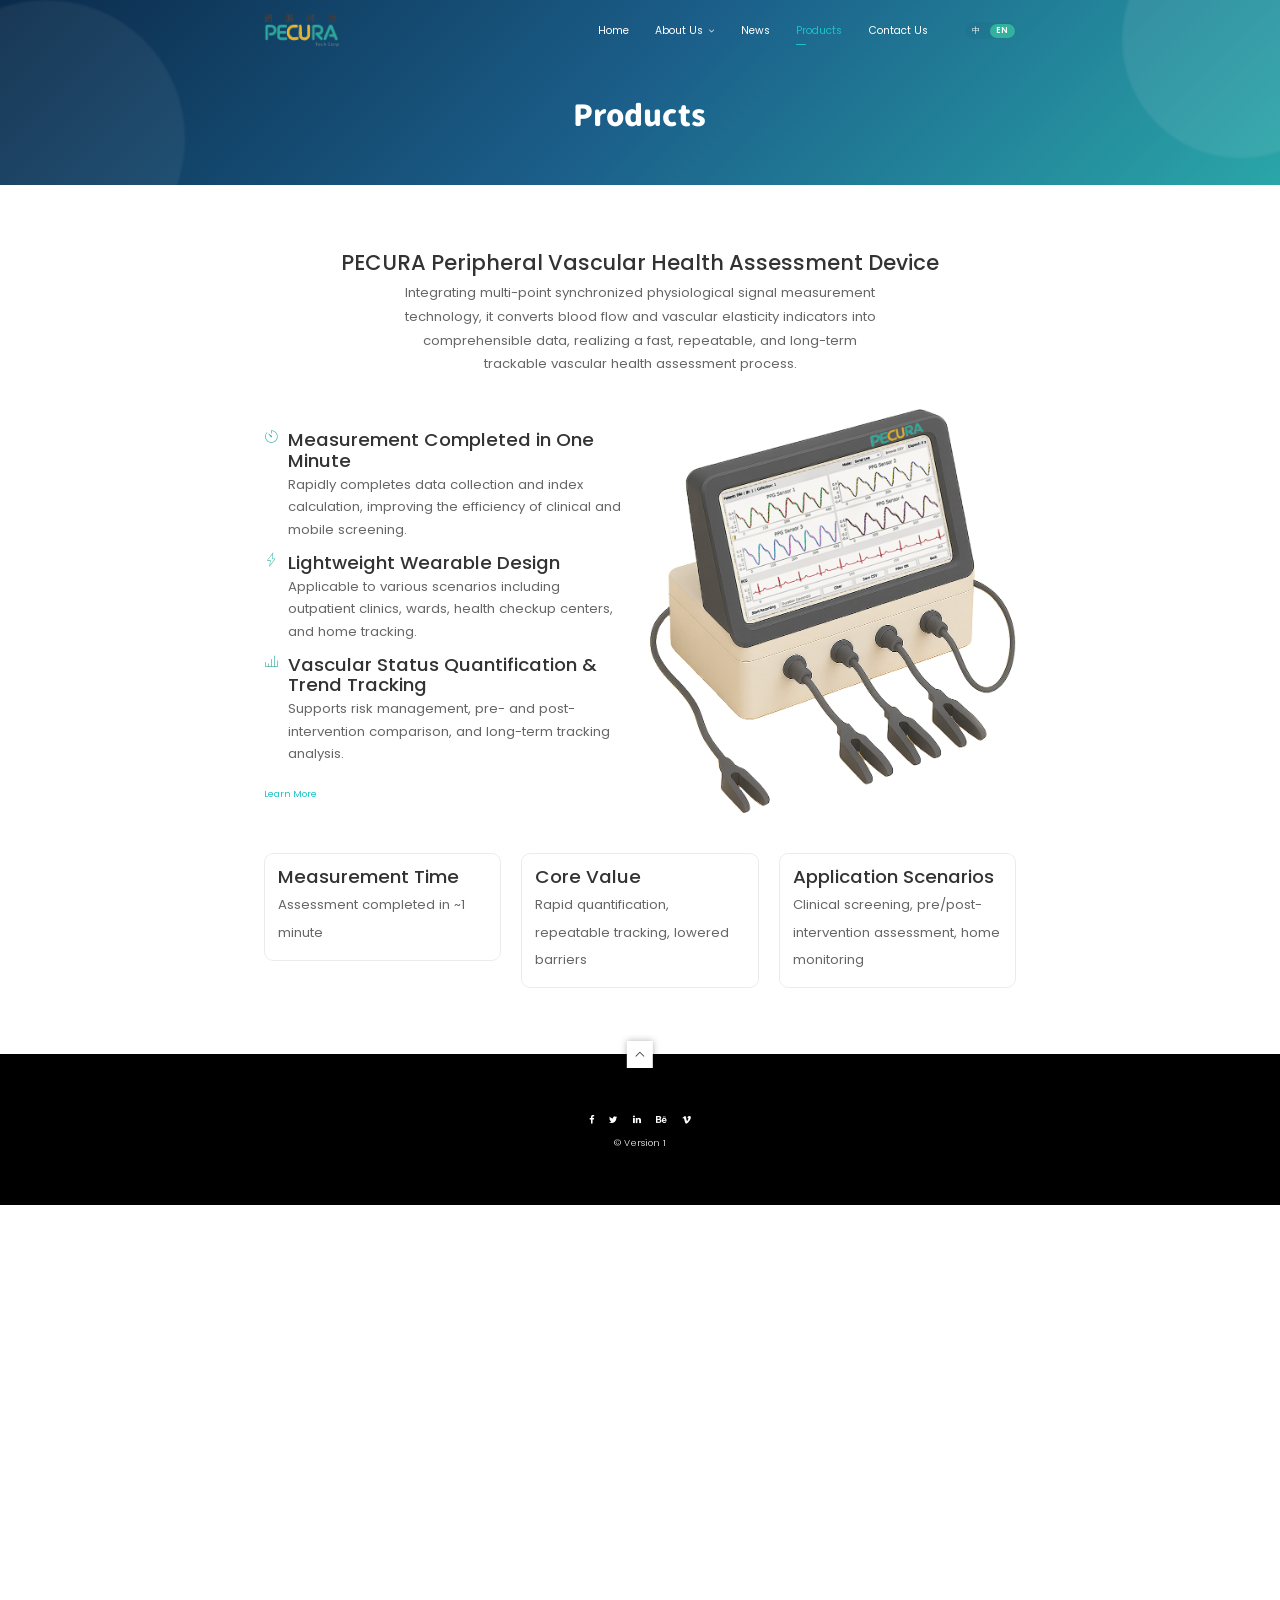
<file: product-en.html>
<!DOCTYPE html>
<html>
<head>
  <title>PECURA Technology | Products</title>
  <meta charset="utf-8">
  <meta name="viewport" content="width=device-width, initial-scale=1.0, maximum-scale=1.0, user-scalable=no">
  <meta name="format-detection" content="telephone=no">
  <meta name="apple-mobile-web-app-capable" content="yes">

  <link rel="stylesheet" type="text/css" href="assets/fonts/fontawesome/font-awesome.min.css">
  <link rel="stylesheet" type="text/css" href="assets/fonts/pe-icon/pe-icon.css">

  <link rel="stylesheet" type="text/css" href="assets/vendors/bootstrap/grid.css">
  <link rel="stylesheet" type="text/css" href="assets/vendors/magnific-popup/magnific-popup.min.css">
  <link rel="stylesheet" type="text/css" href="assets/vendors/swiper/swiper.css">

  <link rel="stylesheet" type="text/css" href="https://fonts.googleapis.com/css?family=Poppins:300,400,500,600,700">
  <link rel="stylesheet" type="text/css" href="assets/css/main.css">
</head>

<body>
<div class="page-wrap">

  <header class="header header--fixed">
    <div class="container">
      <div class="header__inner">
        <div class="header__logo">
          <a href="index-en.html"><img src="assets/img/logo1.png" alt=""/></a>
        </div>

        <div class="header__menu">
          <nav class="onepage-nav">
            <ul class="onepage-menu">
              <li><a href="index-en.html#id-1">Home</a></li>
                <li class="menu-item-has-children">
                    <a href="about-en.html" class="menu-parent">
                    About Us
                    <i class="fa fa-angle-down menu-caret" aria-hidden="true"></i>
                    </a>

                    <ul class="sub-menu">
                    <li><a href="about-en.html#about-company">About PECURA</a></li>
                    <li><a href="about-en.html#vision-timeline">Milestone</a></li>
                    <li><a href="about-en.html#team-members">Founding Team</a></li>
                    <li><a href="about-en.html#cofounders">Operations Team</a></li>
                    </ul>
                </li>
                <li><a href="news-en.html">News</a></li>
                <li class="current-menu-item"><a href="product-en.html">Products</a></li>
                <li><a href="contact-en.html">Contact Us</a></li>
            </ul>
            <div class="navbar-toggle"><span></span><span></span><span></span></div>
          </nav>

          <div class="lang-switch">
            <a href="product.html" class="lang-btn">中</a>
            <a href="product-en.html" class="lang-btn is-active">EN</a>
          </div>
        </div>
      </div>
    </div>
  </header>
  <div class="md-content">

    <section class="about-hero">
        <div class="container">
            <div class="row">
                <div class="col-lg-8 col-lg-offset-2 text-center">
                <h1 class="about-title">Products</h1>
                </div>
            </div>
        </div>


        <div style="
            position:absolute; right:-120px; top:-120px; width:360px; height:360px;
            background: rgba(255,255,255,.08); border-radius: 999px; filter: blur(2px);
        "></div>
        <div style="
            position:absolute; left:-140px; bottom:-140px; width:420px; height:420px;
            background: rgba(255,255,255,.06); border-radius: 999px; filter: blur(2px);
        "></div>
    </section>

    <section class="product-section">
    <div class="container">

        <div class="product-header text-center">
        <h4>PECURA Peripheral Vascular Health Assessment Device</h4>
        <p>
            Integrating multi-point synchronized physiological signal measurement technology, 
            it converts blood flow and vascular elasticity indicators into comprehensible data, 
            realizing a fast, repeatable, and long-term trackable vascular health assessment process.
        </p>
        </div>

        <div class="row product-content">

        <div class="col-lg-6 col-md-6 col-sm-12">
            <div class="product-text">

            <div class="product-feature">
                <i class="pe-7s-timer"></i>
                <div>
                <h5>Measurement Completed in One Minute</h5>
                <p>Rapidly completes data collection and index calculation, improving the efficiency of clinical and mobile screening.</p>
                </div>
            </div>

            <div class="product-feature">
                <i class="pe-7s-gleam"></i>
                <div>
                <h5>Lightweight Wearable Design</h5>
                <p>Applicable to various scenarios including outpatient clinics, wards, health checkup centers, and home tracking.</p>
                </div>
            </div>

            <div class="product-feature">
                <i class="pe-7s-graph3"></i>
                <div>
                <h5>Vascular Status Quantification & Trend Tracking</h5>
                <p>Supports risk management, pre- and post-intervention comparison, and long-term tracking analysis.</p>
                </div>
            </div>

            <div class="product-cta">
                <a href="contact-en.html" class="btn btn-primary">Learn More</a>
            </div>
            </div>
        </div>

        <div class="col-lg-6 col-md-6 col-sm-12">
            <div>
            <img src="assets/img/new1007.png" alt="PECURA Product Image">

            </div>
        </div>

        </div>

        <div class="row product-specs">
        <div class="col-lg-4 col-md-4 col-sm-12">
            <div class="spec-card">
            <h5>Measurement Time</h5>
            <p>Assessment completed in ~1 minute</p>
            </div>
        </div>

        <div class="col-lg-4 col-md-4 col-sm-12">
            <div class="spec-card">
            <h5>Core Value</h5>
            <p>Rapid quantification, repeatable tracking, lowered barriers</p>
            </div>
        </div>

        <div class="col-lg-4 col-md-4 col-sm-12">
            <div class="spec-card">
            <h5>Application Scenarios</h5>
            <p>Clinical screening, pre/post-intervention assessment, home monitoring</p>
            </div>
        </div>
        </div>

    </div>
    </section>



  <div class="footer">
    <div id="back-to-top"><i class="pe-7s-angle-up"></i></div>
    <div class="container">
      <div class="footer__wrapper">
        <div class="footer__social">
          <a class="social-icon" href="#"><i class="social-icon__icon fa fa-facebook"></i></a>
          <a class="social-icon" href="#"><i class="social-icon__icon fa fa-twitter"></i></a>
          <a class="social-icon" href="#"><i class="social-icon__icon fa fa-linkedin"></i></a>
          <a class="social-icon" href="#"><i class="social-icon__icon fa fa-behance"></i></a>
          <a class="social-icon" href="#"><i class="social-icon__icon fa fa-vimeo"></i></a>
        </div>
        <p class="footer__copy">&copy; Version 1</p>
      </div>
    </div>
  </div>
  </div>

<script type="text/javascript" src="assets/vendors/jquery/jquery.min.js"></script>
<script type="text/javascript" src="assets/vendors/imagesloaded/imagesloaded.pkgd.js"></script>
<script type="text/javascript" src="assets/vendors/isotope-layout/isotope.pkgd.js"></script>
<script type="text/javascript" src="assets/vendors/jquery-one-page/jquery.nav.min.js"></script>
<script type="text/javascript" src="assets/vendors/jquery.easing/jquery.easing.min.js"></script>
<script type="text/javascript" src="assets/vendors/jquery.matchHeight/jquery.matchHeight.min.js"></script>
<script type="text/javascript" src="assets/vendors/magnific-popup/jquery.magnific-popup.min.js"></script>
<script type="text/javascript" src="assets/vendors/masonry-layout/masonry.pkgd.js"></script>
<script type="text/javascript" src="assets/vendors/swiper/swiper.jquery.js"></script>
<script type="text/javascript" src="assets/vendors/menu/menu.js"></script>
<script type="text/javascript" src="assets/vendors/typed/typed.min.js"></script>

<script type="text/javascript" src="assets/js/main.js"></script>
</body>
</html>
</file>
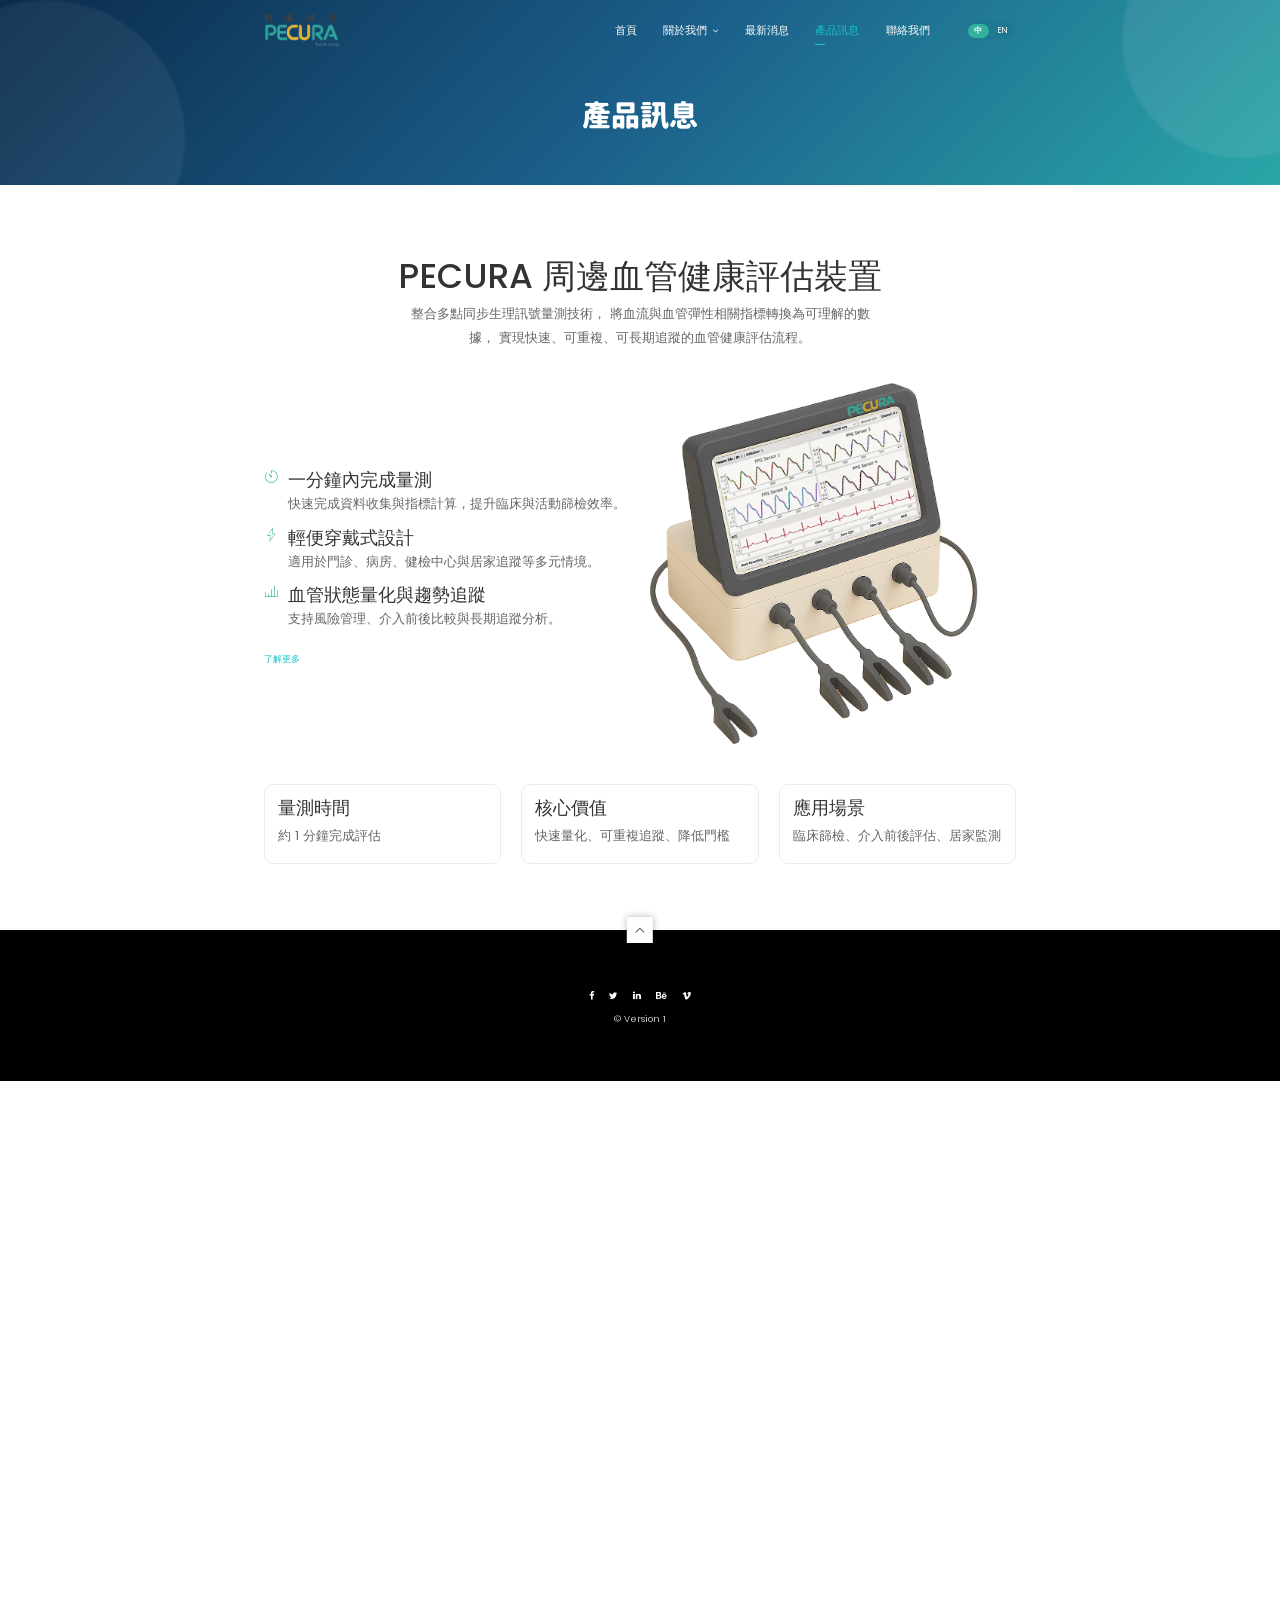
<file: product.html>
<!DOCTYPE html>
<html>
<head>
  <title>PECURA 偵脈科技｜About</title>
  <meta charset="utf-8">
  <meta name="viewport" content="width=device-width, initial-scale=1.0, maximum-scale=1.0, user-scalable=no">
  <meta name="format-detection" content="telephone=no">
  <meta name="apple-mobile-web-app-capable" content="yes">

  <!-- Fonts-->
  <link rel="stylesheet" type="text/css" href="assets/fonts/fontawesome/font-awesome.min.css">
  <link rel="stylesheet" type="text/css" href="assets/fonts/pe-icon/pe-icon.css">

  <!-- Vendors-->
  <link rel="stylesheet" type="text/css" href="assets/vendors/bootstrap/grid.css">
  <link rel="stylesheet" type="text/css" href="assets/vendors/magnific-popup/magnific-popup.min.css">
  <link rel="stylesheet" type="text/css" href="assets/vendors/swiper/swiper.css">

  <!-- App & fonts-->
  <link rel="stylesheet" type="text/css" href="https://fonts.googleapis.com/css?family=Poppins:300,400,500,600,700">
  <link rel="stylesheet" type="text/css" href="assets/css/main.css">
</head>

<body>
<div class="page-wrap">

  <!-- header（沿用你現有的） -->
  <header class="header header--fixed">
    <div class="container">
      <div class="header__inner">
        <div class="header__logo">
          <a href="index.html"><img src="assets/img/logo1.png" alt=""/></a>
        </div>

        <div class="header__menu">
          <nav class="onepage-nav">
            <ul class="onepage-menu">
              <li><a href="index.html#id-1">首頁</a></li>
                <li class="menu-item-has-children">
                    <a href="about.html" class="menu-parent">
                    關於我們
                    <i class="fa fa-angle-down menu-caret" aria-hidden="true"></i>
                    </a>

                    <ul class="sub-menu">
                    <li><a href="about.html#about-company">關於偵脈科技</a></li>
                    <li><a href="about.html#vision-timeline">未來願景布局</a></li>
                    <li><a href="#team-members">創辦成員</a></li>
                    <li><a href="#cofounders">運營團隊</a></li>
                    </ul>
                </li>
                <li><a href="news.html">最新消息</a></li>
                <li class="current-menu-item"><a href="product.html">產品訊息</a></li>
                <li><a href="contact.html">聯絡我們</a></li>
            </ul>
            <div class="navbar-toggle"><span></span><span></span><span></span></div>
          </nav>

          <div class="lang-switch">
            <a href="product.html" class="lang-btn is-active">中</a>
            <a href="product-en.html" class="lang-btn">EN</a>
          </div>
        </div>
      </div>
    </div>
  </header>
  <!-- End / header -->

  <div class="md-content">

    <!-- 小型 Hero（不滿版） -->
    <section class="about-hero">
        <div class="container">
            <div class="row">
                <div class="col-lg-8 col-lg-offset-2 text-center">
                <h1 class="about-title">產品訊息</h1>
                </div>
            </div>
        </div>


        <!-- 裝飾光暈（可刪） -->
        <div style="
            position:absolute; right:-120px; top:-120px; width:360px; height:360px;
            background: rgba(255,255,255,.08); border-radius: 999px; filter: blur(2px);
        "></div>
        <div style="
            position:absolute; left:-140px; bottom:-140px; width:420px; height:420px;
            background: rgba(255,255,255,.06); border-radius: 999px; filter: blur(2px);
        "></div>
    </section>

    <!-- Product Section -->
    <section class="product-section">
    <div class="container">

        <!-- Title -->
        <div class="product-header text-center">
        <h2>PECURA 周邊血管健康評估裝置</h2>
        <p>
          整合多點同步生理訊號量測技術，
          將血流與血管彈性相關指標轉換為可理解的數據，
          實現快速、可重複、可長期追蹤的血管健康評估流程。
        </p>
        </div>

        <div class="row product-content">

        <!-- 左側文字 -->
        <div class="col-lg-6 col-md-6 col-sm-12">
            <div class="product-text">
            
            <!-- Features -->
            <div class="product-feature">
                <i class="pe-7s-timer"></i>
                <div>
                <h5>一分鐘內完成量測</h5>
                <p>快速完成資料收集與指標計算，提升臨床與活動篩檢效率。</p>
                </div>
            </div>

            <div class="product-feature">
                <i class="pe-7s-gleam"></i>
                <div>
                <h5>輕便穿戴式設計</h5>
                <p>適用於門診、病房、健檢中心與居家追蹤等多元情境。</p>
                </div>
            </div>

            <div class="product-feature">
                <i class="pe-7s-graph3"></i>
                <div>
                <h5>血管狀態量化與趨勢追蹤</h5>
                <p>支持風險管理、介入前後比較與長期追蹤分析。</p>
                </div>
            </div>

            <!-- CTA -->
            <div class="product-cta">
                <a href="contact.html" class="btn btn-primary">了解更多</a>
            </div>
            </div>
        </div>

        <!-- 右側圖片 -->
        <div class="col-lg-6 col-md-6 col-sm-12" style="width: 45%;">
            <div>
              
            <img src="assets/img/new1007.png" alt="PECURA 產品圖片">

            </div>
        </div>

        </div>

        <!-- Specs -->
        <div class="row product-specs">
        <div class="col-lg-4 col-md-4 col-sm-12">
            <div class="spec-card">
            <h5>量測時間</h5>
            <p>約 1 分鐘完成評估</p>
            </div>
        </div>

        <div class="col-lg-4 col-md-4 col-sm-12">
            <div class="spec-card">
            <h5>核心價值</h5>
            <p>快速量化、可重複追蹤、降低門檻</p>
            </div>
        </div>

        <div class="col-lg-4 col-md-4 col-sm-12">
            <div class="spec-card">
            <h5>應用場景</h5>
            <p>臨床篩檢、介入前後評估、居家監測</p>
            </div>
        </div>
        </div>

    </div>
    </section>



  <!-- footer（沿用你現有的） -->
  <div class="footer">
    <div id="back-to-top"><i class="pe-7s-angle-up"></i></div>
    <div class="container">
      <div class="footer__wrapper">
        <div class="footer__social">
          <a class="social-icon" href="#"><i class="social-icon__icon fa fa-facebook"></i></a>
          <a class="social-icon" href="#"><i class="social-icon__icon fa fa-twitter"></i></a>
          <a class="social-icon" href="#"><i class="social-icon__icon fa fa-linkedin"></i></a>
          <a class="social-icon" href="#"><i class="social-icon__icon fa fa-behance"></i></a>
          <a class="social-icon" href="#"><i class="social-icon__icon fa fa-vimeo"></i></a>
        </div>
        <p class="footer__copy">&copy; Version 1</p>
      </div>
    </div>
  </div>
  <!-- End / footer -->

</div>

<!-- Vendors-->
<script type="text/javascript" src="assets/vendors/jquery/jquery.min.js"></script>
<script type="text/javascript" src="assets/vendors/imagesloaded/imagesloaded.pkgd.js"></script>
<script type="text/javascript" src="assets/vendors/isotope-layout/isotope.pkgd.js"></script>
<script type="text/javascript" src="assets/vendors/jquery-one-page/jquery.nav.min.js"></script>
<script type="text/javascript" src="assets/vendors/jquery.easing/jquery.easing.min.js"></script>
<script type="text/javascript" src="assets/vendors/jquery.matchHeight/jquery.matchHeight.min.js"></script>
<script type="text/javascript" src="assets/vendors/magnific-popup/jquery.magnific-popup.min.js"></script>
<script type="text/javascript" src="assets/vendors/masonry-layout/masonry.pkgd.js"></script>
<script type="text/javascript" src="assets/vendors/swiper/swiper.jquery.js"></script>
<script type="text/javascript" src="assets/vendors/menu/menu.js"></script>
<script type="text/javascript" src="assets/vendors/typed/typed.min.js"></script>

<!-- App-->
<script type="text/javascript" src="assets/js/main.js"></script>
</body>
</html>
</file>
<file: assets/fonts/pe-icon/pe-icon.css>
@font-face {
	font-family: 'Pe-icon-7-stroke';
	src:url('fonts/Pe-icon-7-stroke.eot?d7yf1v');
	src:url('fonts/Pe-icon-7-stroke.eot?#iefixd7yf1v') format('embedded-opentype'),
		url('fonts/Pe-icon-7-stroke.woff?d7yf1v') format('woff'),
		url('fonts/Pe-icon-7-stroke.ttf?d7yf1v') format('truetype'),
		url('fonts/Pe-icon-7-stroke.svg?d7yf1v#Pe-icon-7-stroke') format('svg');
	font-weight: normal;
	font-style: normal;
}

[class^="pe-7s-"], [class*=" pe-7s-"] {
	font-family: 'Pe-icon-7-stroke';
	speak: none;
	font-style: normal;
	font-weight: normal;
	font-variant: normal;
	text-transform: none;
	line-height: 1;

	/* Better Font Rendering =========== */
	-webkit-font-smoothing: antialiased;
	-moz-osx-font-smoothing: grayscale;
}

.pe-7s-album:before {
	content: "\e6aa";
}
.pe-7s-arc:before {
	content: "\e6ab";
}
.pe-7s-back-2:before {
	content: "\e6ac";
}
.pe-7s-bandaid:before {
	content: "\e6ad";
}
.pe-7s-car:before {
	content: "\e6ae";
}
.pe-7s-diamond:before {
	content: "\e6af";
}
.pe-7s-door-lock:before {
	content: "\e6b0";
}
.pe-7s-eyedropper:before {
	content: "\e6b1";
}
.pe-7s-female:before {
	content: "\e6b2";
}
.pe-7s-gym:before {
	content: "\e6b3";
}
.pe-7s-hammer:before {
	content: "\e6b4";
}
.pe-7s-headphones:before {
	content: "\e6b5";
}
.pe-7s-helm:before {
	content: "\e6b6";
}
.pe-7s-hourglass:before {
	content: "\e6b7";
}
.pe-7s-leaf:before {
	content: "\e6b8";
}
.pe-7s-magic-wand:before {
	content: "\e6b9";
}
.pe-7s-male:before {
	content: "\e6ba";
}
.pe-7s-map-2:before {
	content: "\e6bb";
}
.pe-7s-next-2:before {
	content: "\e6bc";
}
.pe-7s-paint-bucket:before {
	content: "\e6bd";
}
.pe-7s-pendrive:before {
	content: "\e6be";
}
.pe-7s-photo:before {
	content: "\e6bf";
}
.pe-7s-piggy:before {
	content: "\e6c0";
}
.pe-7s-plugin:before {
	content: "\e6c1";
}
.pe-7s-refresh-2:before {
	content: "\e6c2";
}
.pe-7s-rocket:before {
	content: "\e6c3";
}
.pe-7s-settings:before {
	content: "\e6c4";
}
.pe-7s-shield:before {
	content: "\e6c5";
}
.pe-7s-smile:before {
	content: "\e6c6";
}
.pe-7s-usb:before {
	content: "\e6c7";
}
.pe-7s-vector:before {
	content: "\e6c8";
}
.pe-7s-wine:before {
	content: "\e6c9";
}
.pe-7s-cloud-upload:before {
	content: "\e68a";
}
.pe-7s-cash:before {
	content: "\e68c";
}
.pe-7s-close:before {
	content: "\e680";
}
.pe-7s-bluetooth:before {
	content: "\e68d";
}
.pe-7s-cloud-download:before {
	content: "\e68b";
}
.pe-7s-way:before {
	content: "\e68e";
}
.pe-7s-close-circle:before {
	content: "\e681";
}
.pe-7s-id:before {
	content: "\e68f";
}
.pe-7s-angle-up:before {
	content: "\e682";
}
.pe-7s-wristwatch:before {
	content: "\e690";
}
.pe-7s-angle-up-circle:before {
	content: "\e683";
}
.pe-7s-world:before {
	content: "\e691";
}
.pe-7s-angle-right:before {
	content: "\e684";
}
.pe-7s-volume:before {
	content: "\e692";
}
.pe-7s-angle-right-circle:before {
	content: "\e685";
}
.pe-7s-users:before {
	content: "\e693";
}
.pe-7s-angle-left:before {
	content: "\e686";
}
.pe-7s-user-female:before {
	content: "\e694";
}
.pe-7s-angle-left-circle:before {
	content: "\e687";
}
.pe-7s-up-arrow:before {
	content: "\e695";
}
.pe-7s-angle-down:before {
	content: "\e688";
}
.pe-7s-switch:before {
	content: "\e696";
}
.pe-7s-angle-down-circle:before {
	content: "\e689";
}
.pe-7s-scissors:before {
	content: "\e697";
}
.pe-7s-wallet:before {
	content: "\e600";
}
.pe-7s-safe:before {
	content: "\e698";
}
.pe-7s-volume2:before {
	content: "\e601";
}
.pe-7s-volume1:before {
	content: "\e602";
}
.pe-7s-voicemail:before {
	content: "\e603";
}
.pe-7s-video:before {
	content: "\e604";
}
.pe-7s-user:before {
	content: "\e605";
}
.pe-7s-upload:before {
	content: "\e606";
}
.pe-7s-unlock:before {
	content: "\e607";
}
.pe-7s-umbrella:before {
	content: "\e608";
}
.pe-7s-trash:before {
	content: "\e609";
}
.pe-7s-tools:before {
	content: "\e60a";
}
.pe-7s-timer:before {
	content: "\e60b";
}
.pe-7s-ticket:before {
	content: "\e60c";
}
.pe-7s-target:before {
	content: "\e60d";
}
.pe-7s-sun:before {
	content: "\e60e";
}
.pe-7s-study:before {
	content: "\e60f";
}
.pe-7s-stopwatch:before {
	content: "\e610";
}
.pe-7s-star:before {
	content: "\e611";
}
.pe-7s-speaker:before {
	content: "\e612";
}
.pe-7s-signal:before {
	content: "\e613";
}
.pe-7s-shuffle:before {
	content: "\e614";
}
.pe-7s-shopbag:before {
	content: "\e615";
}
.pe-7s-share:before {
	content: "\e616";
}
.pe-7s-server:before {
	content: "\e617";
}
.pe-7s-search:before {
	content: "\e618";
}
.pe-7s-film:before {
	content: "\e6a5";
}
.pe-7s-science:before {
	content: "\e619";
}
.pe-7s-disk:before {
	content: "\e6a6";
}
.pe-7s-ribbon:before {
	content: "\e61a";
}
.pe-7s-repeat:before {
	content: "\e61b";
}
.pe-7s-refresh:before {
	content: "\e61c";
}
.pe-7s-add-user:before {
	content: "\e6a9";
}
.pe-7s-refresh-cloud:before {
	content: "\e61d";
}
.pe-7s-paperclip:before {
	content: "\e69c";
}
.pe-7s-radio:before {
	content: "\e61e";
}
.pe-7s-note2:before {
	content: "\e69d";
}
.pe-7s-print:before {
	content: "\e61f";
}
.pe-7s-network:before {
	content: "\e69e";
}
.pe-7s-prev:before {
	content: "\e620";
}
.pe-7s-mute:before {
	content: "\e69f";
}
.pe-7s-power:before {
	content: "\e621";
}
.pe-7s-medal:before {
	content: "\e6a0";
}
.pe-7s-portfolio:before {
	content: "\e622";
}
.pe-7s-like2:before {
	content: "\e6a1";
}
.pe-7s-plus:before {
	content: "\e623";
}
.pe-7s-left-arrow:before {
	content: "\e6a2";
}
.pe-7s-play:before {
	content: "\e624";
}
.pe-7s-key:before {
	content: "\e6a3";
}
.pe-7s-plane:before {
	content: "\e625";
}
.pe-7s-joy:before {
	content: "\e6a4";
}
.pe-7s-photo-gallery:before {
	content: "\e626";
}
.pe-7s-pin:before {
	content: "\e69b";
}
.pe-7s-phone:before {
	content: "\e627";
}
.pe-7s-plug:before {
	content: "\e69a";
}
.pe-7s-pen:before {
	content: "\e628";
}
.pe-7s-right-arrow:before {
	content: "\e699";
}
.pe-7s-paper-plane:before {
	content: "\e629";
}
.pe-7s-delete-user:before {
	content: "\e6a7";
}
.pe-7s-paint:before {
	content: "\e62a";
}
.pe-7s-bottom-arrow:before {
	content: "\e6a8";
}
.pe-7s-notebook:before {
	content: "\e62b";
}
.pe-7s-note:before {
	content: "\e62c";
}
.pe-7s-next:before {
	content: "\e62d";
}
.pe-7s-news-paper:before {
	content: "\e62e";
}
.pe-7s-musiclist:before {
	content: "\e62f";
}
.pe-7s-music:before {
	content: "\e630";
}
.pe-7s-mouse:before {
	content: "\e631";
}
.pe-7s-more:before {
	content: "\e632";
}
.pe-7s-moon:before {
	content: "\e633";
}
.pe-7s-monitor:before {
	content: "\e634";
}
.pe-7s-micro:before {
	content: "\e635";
}
.pe-7s-menu:before {
	content: "\e636";
}
.pe-7s-map:before {
	content: "\e637";
}
.pe-7s-map-marker:before {
	content: "\e638";
}
.pe-7s-mail:before {
	content: "\e639";
}
.pe-7s-mail-open:before {
	content: "\e63a";
}
.pe-7s-mail-open-file:before {
	content: "\e63b";
}
.pe-7s-magnet:before {
	content: "\e63c";
}
.pe-7s-loop:before {
	content: "\e63d";
}
.pe-7s-look:before {
	content: "\e63e";
}
.pe-7s-lock:before {
	content: "\e63f";
}
.pe-7s-lintern:before {
	content: "\e640";
}
.pe-7s-link:before {
	content: "\e641";
}
.pe-7s-like:before {
	content: "\e642";
}
.pe-7s-light:before {
	content: "\e643";
}
.pe-7s-less:before {
	content: "\e644";
}
.pe-7s-keypad:before {
	content: "\e645";
}
.pe-7s-junk:before {
	content: "\e646";
}
.pe-7s-info:before {
	content: "\e647";
}
.pe-7s-home:before {
	content: "\e648";
}
.pe-7s-help2:before {
	content: "\e649";
}
.pe-7s-help1:before {
	content: "\e64a";
}
.pe-7s-graph3:before {
	content: "\e64b";
}
.pe-7s-graph2:before {
	content: "\e64c";
}
.pe-7s-graph1:before {
	content: "\e64d";
}
.pe-7s-graph:before {
	content: "\e64e";
}
.pe-7s-global:before {
	content: "\e64f";
}
.pe-7s-gleam:before {
	content: "\e650";
}
.pe-7s-glasses:before {
	content: "\e651";
}
.pe-7s-gift:before {
	content: "\e652";
}
.pe-7s-folder:before {
	content: "\e653";
}
.pe-7s-flag:before {
	content: "\e654";
}
.pe-7s-filter:before {
	content: "\e655";
}
.pe-7s-file:before {
	content: "\e656";
}
.pe-7s-expand1:before {
	content: "\e657";
}
.pe-7s-exapnd2:before {
	content: "\e658";
}
.pe-7s-edit:before {
	content: "\e659";
}
.pe-7s-drop:before {
	content: "\e65a";
}
.pe-7s-drawer:before {
	content: "\e65b";
}
.pe-7s-download:before {
	content: "\e65c";
}
.pe-7s-display2:before {
	content: "\e65d";
}
.pe-7s-display1:before {
	content: "\e65e";
}
.pe-7s-diskette:before {
	content: "\e65f";
}
.pe-7s-date:before {
	content: "\e660";
}
.pe-7s-cup:before {
	content: "\e661";
}
.pe-7s-culture:before {
	content: "\e662";
}
.pe-7s-crop:before {
	content: "\e663";
}
.pe-7s-credit:before {
	content: "\e664";
}
.pe-7s-copy-file:before {
	content: "\e665";
}
.pe-7s-config:before {
	content: "\e666";
}
.pe-7s-compass:before {
	content: "\e667";
}
.pe-7s-comment:before {
	content: "\e668";
}
.pe-7s-coffee:before {
	content: "\e669";
}
.pe-7s-cloud:before {
	content: "\e66a";
}
.pe-7s-clock:before {
	content: "\e66b";
}
.pe-7s-check:before {
	content: "\e66c";
}
.pe-7s-chat:before {
	content: "\e66d";
}
.pe-7s-cart:before {
	content: "\e66e";
}
.pe-7s-camera:before {
	content: "\e66f";
}
.pe-7s-call:before {
	content: "\e670";
}
.pe-7s-calculator:before {
	content: "\e671";
}
.pe-7s-browser:before {
	content: "\e672";
}
.pe-7s-box2:before {
	content: "\e673";
}
.pe-7s-box1:before {
	content: "\e674";
}
.pe-7s-bookmarks:before {
	content: "\e675";
}
.pe-7s-bicycle:before {
	content: "\e676";
}
.pe-7s-bell:before {
	content: "\e677";
}
.pe-7s-battery:before {
	content: "\e678";
}
.pe-7s-ball:before {
	content: "\e679";
}
.pe-7s-back:before {
	content: "\e67a";
}
.pe-7s-attention:before {
	content: "\e67b";
}
.pe-7s-anchor:before {
	content: "\e67c";
}
.pe-7s-albums:before {
	content: "\e67d";
}
.pe-7s-alarm:before {
	content: "\e67e";
}
.pe-7s-airplay:before {
	content: "\e67f";
}
</file>
<file: assets/css/main.css>
/*------------------------------------------------------------------------
# HTML Template 1.0 - Jan 19, 2018
# ------------------------------------------------------------------------
# Designed & coded by Awe7
# Websites:  http://www.awe7.com -  Email: info@awe7.com
--------------------------------------------------------------------------

	1. base
	2. button
	3. form-item
	4. contact
	5. form_item
	6. grid-css
	7. portfolio
	8. post
	9. service_02
	10. slide-image
	11. socialicon
	12. swiper
	13. title
	14. typing
	15. footer
	16. header-01
	17. hero
	18. Layout
	19. Grid Boostrap 
	20. Font size
	21. Margin Padding
    22. Swiper
	23. Popup

--------------------------------------------------------------------------*/




/* 1. base
--------------------------------------------------------------------------------*/

a[disabled], input[disabled], button[disabled], textarea[disabled] {
    cursor: not-allowed !important;
    opacity: .5 !important;
}

a:focus, input:focus, button:focus, textarea:focus {
    outline: none;
}

p {
    margin-top: 0;
    margin-bottom: 10px;
}

img {
    max-width: 100%;
    height: auto;
    border: 0;
}

.header__logo {
    width: 10%;
    height: 10%;
}
.page-wrap {
    overflow: hidden;
}

.md-section {
    position: relative;
    background-repeat: no-repeat;
    background-size: cover;
    background-position: center center;
    z-index: 9;
    padding-top: 50px;
    padding-bottom: 50px;
}

@media (min-width: 320px) {
    .md-section {
        padding-top: calc(6.81818vw + 28.18182px);
        padding-bottom: calc(6.81818vw + 28.18182px);
    }
}

@media (min-width: 1200px) {
    .md-section {
        padding-top: 110px;
        padding-bottom: 110px;
    }
}

.md-text-left, .text-left {
    text-align: left !important;
}

.md-text-center, .text-center {
    text-align: center !important;
}

.md-text-right, .text-right {
    text-align: right !important;
}

.md-text-underline {
    text-decoration: underline !important;
}

.md-round {
    border-radius: 5px !important;
}

.md-pill {
    border-radius: 50% !important;
}

.md-tb {
    display: table;
    width: 100%;
    height: 100%;
}

.md-tb__cell {
    display: table-cell;
    vertical-align: middle;
}

.md-overlay, [data-gradient-bg] > canvas {
    position: absolute;
    width: 100%;
    height: 100%;
    top: 0;
    left: 0;
    z-index: -1;
}

.md-overlay {
    background-color: rgba(0, 0, 0, .4);
}

.bg-fixed {
    background-attachment: fixed;
}

.md-bg-cover {
    background-repeat: no-repeat;
    background-size: cover;
    background-position: center center;
}

.full {
    width: 100%;
    height: 100vh;
}

.embed-responsive {
    position: relative;
    display: block;
    height: 0;
    padding: 0;
    overflow: hidden;
}

.embed-responsive.embed-responsive-4by3 {
    padding-bottom: 75%;
}

.embed-responsive.embed-responsive-16by9 {
    padding-bottom: 56.25%;
}

.embed-responsive .embed-responsive-item, .embed-responsive iframe,
.embed-responsive embed, .embed-responsive object {
    position: absolute;
    top: 0;
    bottom: 0;
    left: 0;
    width: 100%;
    height: 100%;
    border: 0;
}

/* table Responsive */

.table-responsive-01 {
    width: 100%;
    overflow-y: hidden;
    overflow-x: auto;
}

.table-responsive-01 table > thead > tr > th,
.table-responsive-01 table > thead > tr > td,
.table-responsive-01 table > tbody > tr > th,
.table-responsive-01 table > tbody > tr > td,
.table-responsive-01 table > tfoot > tr > th,
.table-responsive-01 table > tfoot > tr > td {
    white-space: nowrap;
}

@media (max-width: 991px) {
    .table-responsive-02 table, .table-responsive-02 thead,
    .table-responsive-02 tbody, .table-responsive-02 th, .table-responsive-02 td,
    .table-responsive-02 tr {
        display: block;
    }

    .table-responsive-02 thead {
        border-top: 1px solid #e8e8e8 !important;
        border-bottom: none !important;
    }

    .table-responsive-02 thead tr {
        position: absolute;
        top: -9999px;
        left: -9999px;
    }

    .table-responsive-02 tr {
        padding: 15px 0;
        border-left: 1px solid #e8e8e8;
        border-right: 1px solid #e8e8e8;
    }

    .table-responsive-02 td {
        position: relative;
        padding: 15px 10px 15px 30% !important;
    }

    .table-responsive-02 td:before {
        content: attr(data-th);
        position: absolute;
        top: 15px;
        left: 20px;
        width: 25%;
        padding-right: 10px;
    }
}
a {
    color: #19c2c9;
}

a:hover {
    text-decoration: none;
    color: #19c2c9;
}

a:focus {
    text-decoration: none;
}

::-moz-selection {
    color: #fff;
    background-color: #333;
}

::selection {
    color: #fff;
    background-color: #333;
}

.md-section {
    padding-top: 50px;
    padding-bottom: 50px;
}

@media (min-width: 320px) {
    .md-section {
        padding-top: calc(11.36364vw + 13.63636px);
        padding-bottom: calc(11.36364vw + 13.63636px);
    }
}

@media (min-width: 1200px) {
    .md-section {
        padding-top: 150px;
        padding-bottom: 150px;
    }
}

hr {
    margin-top: 10px;
    margin-bottom: 10px;
    border-color: #dfdfdf;
}

.page-wrap {
    position: relative;
}

@font-face {
    font-family: 'GenJyuuGothicHeavy';
    src: url('../fonts/GenJyuuGothic/GenJyuuGothic-Heavy.ttf') format('truetype');
    font-weight: normal;
    font-style: normal;
}



/* 2. button
--------------------------------------------------------------------------------*/

.md-btn {
    display: inline-block;
    border: 2px solid #dfdfdf;
    box-shadow: none;
    outline: none;
    margin: 0;
    text-align: center;
    font-size: 14px;
    padding: 9px 12px;
    color: #000;
    background-color: transparent;
    transition: all .3s ease;
    text-decoration: none;
    vertical-align: middle;
    overflow: hidden;
    cursor: pointer;
    font-family: "Poppins", sans-serif;
    letter-spacing: 1px;
    text-transform: capitalize;
    line-height: 1;
}

.md-btn:hover {
    background-color: #333;
    color: #fff;
    border-color: #333;
}

.md-btn[disabled] {
    opacity: .65;
    cursor: not-allowed;
}

.md-btn--primary {
    background-color: #19c2c9;
    color: #fff;
}

.md-btn--primary:hover {
    background-color: #000;
    color: #fff;
}

.md-btn--primary:focus {
    background-color: #000;
    color: #fff;
}

.md-btn--success {
    background-color: #5cb85c;
    color: #fff;
}

.md-btn--success:hover {
    background-color: #449d44;
    color: #fff;
}

.md-btn--success:focus {
    background-color: #449d44;
    color: #fff;
}

.md-btn--info {
    background-color: #5bc0de;
    color: #fff;
}

.md-btn--info:hover {
    background-color: #31b0d5;
    color: #fff;
}

.md-btn--info:focus {
    background-color: #31b0d5;
    color: #fff;
}

.md-btn--warning {
    background-color: #f0ad4e;
    color: #fff;
}

.md-btn--warning:hover {
    background-color: #ec971f;
    color: #fff;
}

.md-btn--warning:focus {
    background-color: #ec971f;
    color: #fff;
}

.md-btn--danger {
    background-color: #d9534f;
    color: #fff;
}

.md-btn--danger:hover {
    background-color: #c9302c;
    color: #fff;
}

.md-btn--danger:focus {
    background-color: #c9302c;
    color: #fff;
}

.md-btn--link {
    background-color: transparent;
    color: #fe6565;
}

.md-btn--link:hover {
    background-color: transparent;
    color: #fe6565;
    text-decoration: underline;
}

.md-btn--link:focus {
    background-color: transparent;
    color: #fe6565;
}

.md-btn--dark {
    background-color: #000;
    color: #fff;
}

.md-btn--dark:hover {
    background-color: #fe6565;
    color: #fff;
}

.md-btn--dark:focus {
    background-color: #fe6565;
    color: #fff;
}

.md-btn--xs {
    padding: 6px 15px;
    font-size: 12px;
}

.md-btn--sm {
    padding: 8px 15px;
    min-width: 100px;
    font-size: 12px;
}

.md-btn--md {
    padding: 10px 20px;
    min-width: 140px;
    font-size: 14px;
}

.md-btn--lg {
    padding: 14px 24px;
    min-width: 160px;
    font-size: 16px;
}

.md-btn--square {
    border-radius: 0;
}

.md-btn--round {
    border-radius: 5px;
}

.md-btn--pill {
    border-radius: 40px;
}

.md-btn--block {
    display: block;
    width: 100%;
}

.md-btn--disabled {
    opacity: .65;
    cursor: not-allowed;
}



/* 3. form-item
--------------------------------------------------------------------------------*/

input:not([type="button"]):not([type="submit"]):not([type="radio"]):not([type="checkbox"]):not([type="color"]),
select2, textarea, select, product__number:not([type="text"]) {
    box-shadow: none;
    outline: none;
    margin: 0;
    border-radius: 0;
    padding: 0 15px;
    line-height: 38px;
    border: 1px solid #dfdfdf;
    color: #000;
    font-size: 16px;
    vertical-align: middle;
    height: 40px;
    width: 100%;
}

input:not([type="button"]):not([type="submit"]):not([type="radio"]):not([type="checkbox"]):not([type="color"])::-webkit-input-placeholder,
select2::-webkit-input-placeholder, textarea::-webkit-input-placeholder,
select::-webkit-input-placeholder,
product__number:not([type="text"])::-webkit-input-placeholder {
    color: #333;
    font-family: "Poppins", sans-serif;
    text-transform: capitalize;
}

input:not([type="button"]):not([type="submit"]):not([type="radio"]):not([type="checkbox"]):not([type="color"])::-moz-placeholder,
select2::-moz-placeholder, textarea::-moz-placeholder, select::-moz-placeholder,
product__number:not([type="text"])::-moz-placeholder {
    color: #333;
    font-family: "Poppins", sans-serif;
    text-transform: capitalize;
}

input:not([type="button"]):not([type="submit"]):not([type="radio"]):not([type="checkbox"]):not([type="color"]):-moz-placeholder,
select2:-moz-placeholder, textarea:-moz-placeholder, select:-moz-placeholder,
product__number:not([type="text"]):-moz-placeholder {
    color: #333;
    font-family: "Poppins", sans-serif;
    text-transform: capitalize;
}

input:not([type="button"]):not([type="submit"]):not([type="radio"]):not([type="checkbox"]):not([type="color"]):-ms-input-placeholder,
select2:-ms-input-placeholder, textarea:-ms-input-placeholder,
select:-ms-input-placeholder,
product__number:not([type="text"]):-ms-input-placeholder {
    color: #333;
    font-family: "Poppins", sans-serif;
    text-transform: capitalize;
}

input:not([type="button"]):not([type="submit"]):not([type="radio"]):not([type="checkbox"]):not([type="color"]):focus,
select2:focus, textarea:focus, select:focus,
product__number:not([type="text"]):focus {
    border-color: #19c2c9;
}

input:not([type="button"]):not([type="submit"]):not([type="radio"]):not([type="checkbox"]):not([type="color"]):focus::-webkit-input-placeholder,
select2:focus::-webkit-input-placeholder,
textarea:focus::-webkit-input-placeholder,
select:focus::-webkit-input-placeholder,
product__number:not([type="text"]):focus::-webkit-input-placeholder {
    color: #333;
}

input:not([type="button"]):not([type="submit"]):not([type="radio"]):not([type="checkbox"]):not([type="color"]):focus::-moz-placeholder,
select2:focus::-moz-placeholder, textarea:focus::-moz-placeholder,
select:focus::-moz-placeholder,
product__number:not([type="text"]):focus::-moz-placeholder {
    color: #333;
}

input:not([type="button"]):not([type="submit"]):not([type="radio"]):not([type="checkbox"]):not([type="color"]):focus:-moz-placeholder,
select2:focus:-moz-placeholder, textarea:focus:-moz-placeholder,
select:focus:-moz-placeholder,
product__number:not([type="text"]):focus:-moz-placeholder {
    color: #333;
}

input:not([type="button"]):not([type="submit"]):not([type="radio"]):not([type="checkbox"]):not([type="color"]):focus:-ms-input-placeholder,
select2:focus:-ms-input-placeholder, textarea:focus:-ms-input-placeholder,
select:focus:-ms-input-placeholder,
product__number:not([type="text"]):focus:-ms-input-placeholder {
    color: #333;
}

input:not([type="button"]):not([type="submit"]):not([type="radio"]):not([type="checkbox"]):not([type="color"])[disabled],
select2[disabled], textarea[disabled], select[disabled],
product__number:not([type="text"])[disabled] {
    opacity: .65;
    cursor: not-allowed;
}

input:not([type="button"]):not([type="submit"]):not([type="radio"]):not([type="checkbox"]):not([type="color"]),
textarea {
    -webkit-appearance: none;
       -moz-appearance: none;
            appearance: none;
}

input[type="checkbox"], input[type="radio"] {
    width: auto !important;
}

textarea {
    line-height: 1.3;
    padding-top: 10px;
    padding-bottom: 10px;
    min-height: 80px;
    resize: none;
}
/* Typography */

body {
    margin: 0;
    padding: 0;
    line-height: 2.1;
    font-size: 14px;
    font-weight: 400;
    font-family: "Poppins", sans-serif;
    color: #748182;
}

body.md-skin-dark {
    background-color: #333;
}

.md-skin-dark {
    color: rgba(255, 255, 255, .8);
}

.md-skin-dark h1, .md-skin-dark h2, .md-skin-dark h3, .md-skin-dark h4,
.md-skin-dark h5, .md-skin-dark h6 {
    color: #fff;
}

p {
    margin-bottom: 16px;
}

a {
    transition: all .3s ease;
}

a, input, textarea, select {
    outline: none;
}

h1, h2, h3, h4, h5, h6 {
    font-weight: 500;
    line-height: 1.1;
    color: #333;
    font-family: "Poppins", sans-serif;
}

h1 a, h2 a, h3 a, h4 a, h5 a, h6 a {
    color: inherit;
    text-decoration: none;
}

h1 a:hover, h2 a:hover, h3 a:hover, h4 a:hover, h5 a:hover, h6 a:hover {
    color: inherit;
    text-decoration: none;
}

h1 {
    font-size: 60px;
}

h2 {
    font-size: 52px;
}

h3 {
    font-size: 44px;
}

h4 {
    font-size: 32px;
}

h5 {
    font-size: 28px;
}

h6 {
    font-size: 18px;
}

h3, h1, h2, h3 {
    margin-top: 30px;
    margin-bottom: 15px;
}

h4, h5, h6 {
    margin-top: 20px;
    margin-bottom: 10px;
}

img {
    max-width: 100%;
}

blockquote {
    position: relative;
    font-family: "Poppins", sans-serif;
    font-size: 18px;
    border: 0;
    padding: 0;
    margin: 0;
    margin-bottom: 30px;
}

blockquote p {
    font-style: italic;
    margin-bottom: 0;
}

blockquote i {
    font-size: 40px !important;
    margin-bottom: 20px;
}

blockquote cite {
    display: block;
    font-size: 16px;
    font-style: normal;
    font-family: "Poppins", sans-serif;
    font-weight: 700;
    margin-top: 15px;
}

blockquote small {
    font-weight: 400;
}

@media (min-width: 768px) {
    blockquote {
        font-size: 24px;
    }
}

abbr {
    color: #67dee8;
    border-width: 2px;
}

mark, .mark {
    background-color: #19c2c9;
    color: #fff;
}

ul {
    list-style: none;
    margin: 0;
    padding: 0;
}


/* 4. contact
--------------------------------------------------------------------------------*/

.contact {
    position: relative;
    margin-bottom: 20px;
    z-index: 9;
}

.contact__icon {
    position: absolute;
    top: 5px;
    left: 0;
    font-size: 30px;
    line-height: 1;
}

.contact__title {
    font-size: 16px;
    font-weight: bold;
    font-family: 'GenJyuuGothicHeavy', sans-serif;
    text-transform: capitalize;
    letter-spacing: 1px;
    margin-top: 0;
    margin-bottom: 5px;
}


/* 5. form_item
--------------------------------------------------------------------------------*/

.form-item {
    margin-bottom: 25px;
    overflow: hidden;
}

.form__label {
    display: block;
    font-family: "Poppins", sans-serif;
    text-transform: capitalize;
    color: #333;
    margin-bottom: 10px;
}

.form-wrapper {
    margin: 0 -15px;
    overflow: hidden;
}

.form-wrapper .form-item {
    padding: 0 15px;
}

.form-item-btn-center {
    text-align: center;
}

@media (min-width: 769px) {
    .form-item--half {
        width: 50%;
        float: left;
    }

    .form-item-btn-right {
        text-align: right;
    }
}
.grid-css .grid-item .grid-item__inner {
    position: relative;
}

.grid-css.grid-css--grid .grid-item__content-wrapper {
    position: absolute;
}

.grid-css.grid-css--grid .grid-item__content-wrapper {
    margin: 0 !important;
}

.grid-css.grid-css--grid .grid-item__inner {
    padding-top: 100%;
}

.grid-css.grid-css--grid .grid-item.extra-large .grid-item__inner,
.grid-css.grid-css--grid .grid-item.wide .grid-item__inner {
    padding-top: 50%;
}

.grid-css.grid-css--grid .grid-item.high .grid-item__inner {
    padding-top: 200%;
}

.grid-css.grid-css--grid[data-ratio="4by3"] .grid-item__inner {
    padding-top: 75%;
}

.grid-css.grid-css--grid[data-ratio="4by3"] .grid-item.extra-large .grid-item__inner,
.grid-css.grid-css--grid[data-ratio="4by3"] .grid-item.wide .grid-item__inner {
    padding-top: 37.5%;
}

.grid-css.grid-css--grid[data-ratio="4by3"] .grid-item.high .grid-item__inner {
    padding-top: 150%;
}

.grid-css.grid-css--grid[data-ratio="16by9"] .grid-item__inner {
    padding-top: 56.25%;
}

.grid-css.grid-css--grid[data-ratio="16by9"] .grid-item.extra-large .grid-item__inner,
.grid-css.grid-css--grid[data-ratio="16by9"] .grid-item.wide .grid-item__inner {
    padding-top: 28.125%;
}

.grid-css.grid-css--grid[data-ratio="16by9"] .grid-item.high .grid-item__inner {
    padding-top: 112.5%;
}

[data-col-xs="1"].grid-css .grid-item, [data-col-xs="1"].grid-css .grid-sizer {
    width: 100%;
}

[data-col-xs="2"].grid-css .grid-item, [data-col-xs="2"].grid-css .grid-sizer {
    width: 50%;
}

[data-col-xs="2"].grid-css .grid-item.wide,
[data-col-xs="2"].grid-css .grid-item.large {
    width: 100%;
}

[data-col-xs="2"].grid-css .grid-item.extra-large {
    width: 100%;
}

[data-col-xs="3"].grid-css .grid-item, [data-col-xs="3"].grid-css .grid-sizer {
    width: 33.33333%;
}

[data-col-xs="3"].grid-css .grid-item.wide,
[data-col-xs="3"].grid-css .grid-item.large {
    width: 66.66667%;
}

[data-col-xs="3"].grid-css .grid-item.extra-large {
    width: 100%;
}

[data-col-xs="4"].grid-css .grid-item, [data-col-xs="4"].grid-css .grid-sizer {
    width: 25%;
}

[data-col-xs="4"].grid-css .grid-item.wide,
[data-col-xs="4"].grid-css .grid-item.large {
    width: 50%;
}

[data-col-xs="4"].grid-css .grid-item.extra-large {
    width: 100%;
}

[data-col-xs="5"].grid-css .grid-item, [data-col-xs="5"].grid-css .grid-sizer {
    width: 20%;
}

[data-col-xs="5"].grid-css .grid-item.wide,
[data-col-xs="5"].grid-css .grid-item.large {
    width: 40%;
}

[data-col-xs="5"].grid-css .grid-item.extra-large {
    width: 100%;
}

[data-col-xs="6"].grid-css .grid-item, [data-col-xs="6"].grid-css .grid-sizer {
    width: 16.66667%;
}

[data-col-xs="6"].grid-css .grid-item.wide,
[data-col-xs="6"].grid-css .grid-item.large {
    width: 33.33333%;
}

[data-col-xs="6"].grid-css .grid-item.extra-large {
    width: 100%;
}

[data-col-xs="7"].grid-css .grid-item, [data-col-xs="7"].grid-css .grid-sizer {
    width: 14.28571%;
}

[data-col-xs="7"].grid-css .grid-item.wide,
[data-col-xs="7"].grid-css .grid-item.large {
    width: 28.57143%;
}

[data-col-xs="7"].grid-css .grid-item.extra-large {
    width: 100%;
}

[data-col-xs="8"].grid-css .grid-item, [data-col-xs="8"].grid-css .grid-sizer {
    width: 12.5%;
}

[data-col-xs="8"].grid-css .grid-item.wide,
[data-col-xs="8"].grid-css .grid-item.large {
    width: 25%;
}

[data-col-xs="8"].grid-css .grid-item.extra-large {
    width: 100%;
}

[data-col-xs="9"].grid-css .grid-item, [data-col-xs="9"].grid-css .grid-sizer {
    width: 11.11111%;
}

[data-col-xs="9"].grid-css .grid-item.wide,
[data-col-xs="9"].grid-css .grid-item.large {
    width: 22.22222%;
}

[data-col-xs="9"].grid-css .grid-item.extra-large {
    width: 100%;
}

[data-col-xs="10"].grid-css .grid-item, [data-col-xs="10"].grid-css .grid-sizer {
    width: 10%;
}

[data-col-xs="10"].grid-css .grid-item.wide,
[data-col-xs="10"].grid-css .grid-item.large {
    width: 20%;
}

[data-col-xs="10"].grid-css .grid-item.extra-large {
    width: 100%;
}

@media (min-width: 768px) {
    [data-col-sm="1"].grid-css .grid-item,
    [data-col-sm="1"].grid-css .grid-sizer {
        width: 100%;
    }

    [data-col-sm="2"].grid-css .grid-item,
    [data-col-sm="2"].grid-css .grid-sizer {
        width: 50%;
    }

    [data-col-sm="2"].grid-css .grid-item.wide,
    [data-col-sm="2"].grid-css .grid-item.large {
        width: 100%;
    }

    [data-col-sm="2"].grid-css .grid-item.extra-large {
        width: 100%;
    }

    [data-col-sm="3"].grid-css .grid-item,
    [data-col-sm="3"].grid-css .grid-sizer {
        width: 33.33333%;
    }

    [data-col-sm="3"].grid-css .grid-item.wide,
    [data-col-sm="3"].grid-css .grid-item.large {
        width: 66.66667%;
    }

    [data-col-sm="3"].grid-css .grid-item.extra-large {
        width: 100%;
    }

    [data-col-sm="4"].grid-css .grid-item,
    [data-col-sm="4"].grid-css .grid-sizer {
        width: 25%;
    }

    [data-col-sm="4"].grid-css .grid-item.wide,
    [data-col-sm="4"].grid-css .grid-item.large {
        width: 50%;
    }

    [data-col-sm="4"].grid-css .grid-item.extra-large {
        width: 100%;
    }

    [data-col-sm="5"].grid-css .grid-item,
    [data-col-sm="5"].grid-css .grid-sizer {
        width: 20%;
    }

    [data-col-sm="5"].grid-css .grid-item.wide,
    [data-col-sm="5"].grid-css .grid-item.large {
        width: 40%;
    }

    [data-col-sm="5"].grid-css .grid-item.extra-large {
        width: 100%;
    }

    [data-col-sm="6"].grid-css .grid-item,
    [data-col-sm="6"].grid-css .grid-sizer {
        width: 16.66667%;
    }

    [data-col-sm="6"].grid-css .grid-item.wide,
    [data-col-sm="6"].grid-css .grid-item.large {
        width: 33.33333%;
    }

    [data-col-sm="6"].grid-css .grid-item.extra-large {
        width: 100%;
    }

    [data-col-sm="7"].grid-css .grid-item,
    [data-col-sm="7"].grid-css .grid-sizer {
        width: 14.28571%;
    }

    [data-col-sm="7"].grid-css .grid-item.wide,
    [data-col-sm="7"].grid-css .grid-item.large {
        width: 28.57143%;
    }

    [data-col-sm="7"].grid-css .grid-item.extra-large {
        width: 100%;
    }

    [data-col-sm="8"].grid-css .grid-item,
    [data-col-sm="8"].grid-css .grid-sizer {
        width: 12.5%;
    }

    [data-col-sm="8"].grid-css .grid-item.wide,
    [data-col-sm="8"].grid-css .grid-item.large {
        width: 25%;
    }

    [data-col-sm="8"].grid-css .grid-item.extra-large {
        width: 100%;
    }

    [data-col-sm="9"].grid-css .grid-item,
    [data-col-sm="9"].grid-css .grid-sizer {
        width: 11.11111%;
    }

    [data-col-sm="9"].grid-css .grid-item.wide,
    [data-col-sm="9"].grid-css .grid-item.large {
        width: 22.22222%;
    }

    [data-col-sm="9"].grid-css .grid-item.extra-large {
        width: 100%;
    }

    [data-col-sm="10"].grid-css .grid-item,
    [data-col-sm="10"].grid-css .grid-sizer {
        width: 10%;
    }

    [data-col-sm="10"].grid-css .grid-item.wide,
    [data-col-sm="10"].grid-css .grid-item.large {
        width: 20%;
    }

    [data-col-sm="10"].grid-css .grid-item.extra-large {
        width: 100%;
    }
}

@media (min-width: 992px) {
    [data-col-md="1"].grid-css .grid-item,
    [data-col-md="1"].grid-css .grid-sizer {
        width: 100%;
    }

    [data-col-md="2"].grid-css .grid-item,
    [data-col-md="2"].grid-css .grid-sizer {
        width: 50%;
    }

    [data-col-md="2"].grid-css .grid-item.wide,
    [data-col-md="2"].grid-css .grid-item.large {
        width: 100%;
    }

    [data-col-md="2"].grid-css .grid-item.extra-large {
        width: 100%;
    }

    [data-col-md="3"].grid-css .grid-item,
    [data-col-md="3"].grid-css .grid-sizer {
        width: 33.33333%;
    }

    [data-col-md="3"].grid-css .grid-item.wide,
    [data-col-md="3"].grid-css .grid-item.large {
        width: 66.66667%;
    }

    [data-col-md="3"].grid-css .grid-item.extra-large {
        width: 100%;
    }

    [data-col-md="4"].grid-css .grid-item,
    [data-col-md="4"].grid-css .grid-sizer {
        width: 25%;
    }

    [data-col-md="4"].grid-css .grid-item.wide,
    [data-col-md="4"].grid-css .grid-item.large {
        width: 50%;
    }

    [data-col-md="4"].grid-css .grid-item.extra-large {
        width: 100%;
    }

    [data-col-md="5"].grid-css .grid-item,
    [data-col-md="5"].grid-css .grid-sizer {
        width: 20%;
    }

    [data-col-md="5"].grid-css .grid-item.wide,
    [data-col-md="5"].grid-css .grid-item.large {
        width: 40%;
    }

    [data-col-md="5"].grid-css .grid-item.extra-large {
        width: 100%;
    }

    [data-col-md="6"].grid-css .grid-item,
    [data-col-md="6"].grid-css .grid-sizer {
        width: 16.66667%;
    }

    [data-col-md="6"].grid-css .grid-item.wide,
    [data-col-md="6"].grid-css .grid-item.large {
        width: 33.33333%;
    }

    [data-col-md="6"].grid-css .grid-item.extra-large {
        width: 100%;
    }

    [data-col-md="7"].grid-css .grid-item,
    [data-col-md="7"].grid-css .grid-sizer {
        width: 14.28571%;
    }

    [data-col-md="7"].grid-css .grid-item.wide,
    [data-col-md="7"].grid-css .grid-item.large {
        width: 28.57143%;
    }

    [data-col-md="7"].grid-css .grid-item.extra-large {
        width: 100%;
    }

    [data-col-md="8"].grid-css .grid-item,
    [data-col-md="8"].grid-css .grid-sizer {
        width: 12.5%;
    }

    [data-col-md="8"].grid-css .grid-item.wide,
    [data-col-md="8"].grid-css .grid-item.large {
        width: 25%;
    }

    [data-col-md="8"].grid-css .grid-item.extra-large {
        width: 100%;
    }

    [data-col-md="9"].grid-css .grid-item,
    [data-col-md="9"].grid-css .grid-sizer {
        width: 11.11111%;
    }

    [data-col-md="9"].grid-css .grid-item.wide,
    [data-col-md="9"].grid-css .grid-item.large {
        width: 22.22222%;
    }

    [data-col-md="9"].grid-css .grid-item.extra-large {
        width: 100%;
    }

    [data-col-md="10"].grid-css .grid-item,
    [data-col-md="10"].grid-css .grid-sizer {
        width: 10%;
    }

    [data-col-md="10"].grid-css .grid-item.wide,
    [data-col-md="10"].grid-css .grid-item.large {
        width: 20%;
    }

    [data-col-md="10"].grid-css .grid-item.extra-large {
        width: 100%;
    }
}

@media (min-width: 1200px) {
    [data-col-lg="1"].grid-css .grid-item,
    [data-col-lg="1"].grid-css .grid-sizer {
        width: 100%;
    }

    [data-col-lg="2"].grid-css .grid-item,
    [data-col-lg="2"].grid-css .grid-sizer {
        width: 50%;
    }

    [data-col-lg="2"].grid-css .grid-item.wide,
    [data-col-lg="2"].grid-css .grid-item.large {
        width: 100%;
    }

    [data-col-lg="2"].grid-css .grid-item.extra-large {
        width: 100%;
    }

    [data-col-lg="3"].grid-css .grid-item,
    [data-col-lg="3"].grid-css .grid-sizer {
        width: 33.33333%;
    }

    [data-col-lg="3"].grid-css .grid-item.wide,
    [data-col-lg="3"].grid-css .grid-item.large {
        width: 66.66667%;
    }

    [data-col-lg="3"].grid-css .grid-item.extra-large {
        width: 100%;
    }

    [data-col-lg="4"].grid-css .grid-item,
    [data-col-lg="4"].grid-css .grid-sizer {
        width: 25%;
    }

    [data-col-lg="4"].grid-css .grid-item.wide,
    [data-col-lg="4"].grid-css .grid-item.large {
        width: 50%;
    }

    [data-col-lg="4"].grid-css .grid-item.extra-large {
        width: 100%;
    }

    [data-col-lg="5"].grid-css .grid-item,
    [data-col-lg="5"].grid-css .grid-sizer {
        width: 20%;
    }

    [data-col-lg="5"].grid-css .grid-item.wide,
    [data-col-lg="5"].grid-css .grid-item.large {
        width: 40%;
    }

    [data-col-lg="5"].grid-css .grid-item.extra-large {
        width: 100%;
    }

    [data-col-lg="6"].grid-css .grid-item,
    [data-col-lg="6"].grid-css .grid-sizer {
        width: 16.66667%;
    }

    [data-col-lg="6"].grid-css .grid-item.wide,
    [data-col-lg="6"].grid-css .grid-item.large {
        width: 33.33333%;
    }

    [data-col-lg="6"].grid-css .grid-item.extra-large {
        width: 100%;
    }

    [data-col-lg="7"].grid-css .grid-item,
    [data-col-lg="7"].grid-css .grid-sizer {
        width: 14.28571%;
    }

    [data-col-lg="7"].grid-css .grid-item.wide,
    [data-col-lg="7"].grid-css .grid-item.large {
        width: 28.57143%;
    }

    [data-col-lg="7"].grid-css .grid-item.extra-large {
        width: 100%;
    }

    [data-col-lg="8"].grid-css .grid-item,
    [data-col-lg="8"].grid-css .grid-sizer {
        width: 12.5%;
    }

    [data-col-lg="8"].grid-css .grid-item.wide,
    [data-col-lg="8"].grid-css .grid-item.large {
        width: 25%;
    }

    [data-col-lg="8"].grid-css .grid-item.extra-large {
        width: 100%;
    }

    [data-col-lg="9"].grid-css .grid-item,
    [data-col-lg="9"].grid-css .grid-sizer {
        width: 11.11111%;
    }

    [data-col-lg="9"].grid-css .grid-item.wide,
    [data-col-lg="9"].grid-css .grid-item.large {
        width: 22.22222%;
    }

    [data-col-lg="9"].grid-css .grid-item.extra-large {
        width: 100%;
    }

    [data-col-lg="10"].grid-css .grid-item,
    [data-col-lg="10"].grid-css .grid-sizer {
        width: 10%;
    }

    [data-col-lg="10"].grid-css .grid-item.wide,
    [data-col-lg="10"].grid-css .grid-item.large {
        width: 20%;
    }

    [data-col-lg="10"].grid-css .grid-item.extra-large {
        width: 100%;
    }
}

[data-gap="5"].grid-css .grid__inner {
    margin: -3px;
}

[data-gap="5"].grid-css .grid__inner .grid-item .grid-item__content-wrapper {
    margin: 3px;
    top: 3px;
    right: 3px;
    bottom: 3px;
    left: 3px;
}

[data-gap="10"].grid-css .grid__inner {
    margin: -5px;
}

[data-gap="10"].grid-css .grid__inner .grid-item .grid-item__content-wrapper {
    margin: 5px;
    top: 5px;
    right: 5px;
    bottom: 5px;
    left: 5px;
}

[data-gap="15"].grid-css .grid__inner {
    margin: -8px;
}

[data-gap="15"].grid-css .grid__inner .grid-item .grid-item__content-wrapper {
    margin: 8px;
    top: 8px;
    right: 8px;
    bottom: 8px;
    left: 8px;
}

[data-gap="20"].grid-css .grid__inner {
    margin: -10px;
}

[data-gap="20"].grid-css .grid__inner .grid-item .grid-item__content-wrapper {
    margin: 10px;
    top: 10px;
    right: 10px;
    bottom: 10px;
    left: 10px;
}

[data-gap="25"].grid-css .grid__inner {
    margin: -13px;
}

[data-gap="25"].grid-css .grid__inner .grid-item .grid-item__content-wrapper {
    margin: 13px;
    top: 13px;
    right: 13px;
    bottom: 13px;
    left: 13px;
}

[data-gap="30"].grid-css .grid__inner {
    margin: -15px;
}

[data-gap="30"].grid-css .grid__inner .grid-item .grid-item__content-wrapper {
    margin: 15px;
    top: 15px;
    right: 15px;
    bottom: 15px;
    left: 15px;
}

[data-gap="35"].grid-css .grid__inner {
    margin: -18px;
}

[data-gap="35"].grid-css .grid__inner .grid-item .grid-item__content-wrapper {
    margin: 18px;
    top: 18px;
    right: 18px;
    bottom: 18px;
    left: 18px;
}

[data-gap="40"].grid-css .grid__inner {
    margin: -20px;
}

[data-gap="40"].grid-css .grid__inner .grid-item .grid-item__content-wrapper {
    margin: 20px;
    top: 20px;
    right: 20px;
    bottom: 20px;
    left: 20px;
}

[data-gap="45"].grid-css .grid__inner {
    margin: -23px;
}

[data-gap="45"].grid-css .grid__inner .grid-item .grid-item__content-wrapper {
    margin: 23px;
    top: 23px;
    right: 23px;
    bottom: 23px;
    left: 23px;
}

[data-gap="50"].grid-css .grid__inner {
    margin: -25px;
}

[data-gap="50"].grid-css .grid__inner .grid-item .grid-item__content-wrapper {
    margin: 25px;
    top: 25px;
    right: 25px;
    bottom: 25px;
    left: 25px;
}



/* 6. grid-css
--------------------------------------------------------------------------------*/

.grid-css {
    margin: 0;
}

.grid-css .grid-item, .grid-css .grid-sizer {
    width: 100%;
}

.grid-css .grid-item .grid-item__inner .grid-item__content-wrapper {
    background-color: #ccc;
}

.grid-css.grid-css--grid .grid-item__content-wrapper {
    top: 0;
    right: 0;
    bottom: 0;
    left: 0;
}

.filter {
    margin: 0 -10px 30px;
}

.filter li {
    display: inline-block;
}

.filter li.current a {
    color: #19c2c9;
}

.filter a {
    display: block;
    position: relative;
    font-size: 14px;
    font-weight: 500;
    text-transform: capitalize;
    color: #748182;
    padding: 5px 10px;
}


/* 7. portfolio
--------------------------------------------------------------------------------*/

.portfolio {
    position: relative;
    z-index: 9;
    transition: all .3s ease;
}

.portfolio:after {
    content: '';
    display: block;
    padding-top: 100%;
}

.portfolio:hover {
    box-shadow: 0 16px 22px 0 rgba(90, 91, 95, .3);
}

.portfolio__bg {
    position: absolute;
    top: 0;
    left: 0;
    width: 100%;
    height: 100%;
    background-position: center center;
    background-repeat: no-repeat;
    background-size: cover;
    z-index: -1;
}

.portfolio__bg img {
    display: none !important;
}

.portfolio__icon {
    position: absolute;
    top: 50%;
    left: 50%;
    width: 50px;
    height: 50px;
    line-height: 50px;
    font-size: 20px;
    color: #fff;
    text-align: center;
    border-radius: 50%;
    background-color: rgba(0, 0, 0, .8);
    z-index: 1;
    -webkit-transform: translate3d(-50%, -50%, 0);
            transform: translate3d(-50%, -50%, 0);
}

.grid-item__content-wrapper .portfolio {
    position: absolute;
    top: 0;
    left: 0;
    width: 100%;
    height: 100%;
}

.grid-item__content-wrapper .portfolio:after {
    display: none;
}


/* 8. post
--------------------------------------------------------------------------------*/

.post__body {
    position: relative;
    padding: 20px 0;
}

.post__media {
    position: relative;
    overflow: hidden;
}

.post__media::after {
    content: "";
    position: absolute;
    inset: 0;
    background-color: rgba(0, 0, 0, 0.35);
    opacity: 0;
    transition: opacity 0.3s ease;
    pointer-events: none;
}

.post__media::before {
    content: "→";
    position: absolute;
    top: 50%;
    left: 50%;
    transform: translate(-50%, -50%);
    font-size: 36px;
    font-weight: 500;
    color: #ffffff;
    opacity: 0;
    transition: opacity 0.3s ease, transform 0.3s ease;
    pointer-events: none;
    z-index: 9999;
}

.post__media:hover::after {
    opacity: 1;
}

.post__media:hover::before {
    opacity: 1;
    transform: translate(-50%, -50%) translateX(6px); /* 微微往右 */
}

.post__media img {
    width: 100%;
    height: 250px;   /* 你可以改成想要的高度，例如 200 或 300 */
    object-fit: cover;
    object-position: center;
    border-radius: 6px; /* 可加可不加，看你版型 */
}


.post__title {
    font-size: 20px;
    font-weight: bold;
    font-family: 'GenJyuuGothicHeavy', sans-serif;
    margin: 10px 0 15px;
}

.post__title a:hover {
    color: #19c2c9;
}

.post__text {
    margin-bottom: 20px;
}

.post__meta {
    text-transform: capitalize;
    font-size: 12px;
    margin-bottom: 15px;
}

.post__meta > span + span:before {
    content: '-';
    display: inline-block;
    margin: 0 5px;
}

.news-btn {
    position: relative;
    display: inline-block;
    margin-top: 10px;
    padding: 8px 14px;
    font-size: 14px;
    color: #32b29e; /* PECURA 主色 */
    border: 1px solid #32b29e;
    border-radius: 4px;
    text-decoration: none;
    transition: 0.25s;
    
}

.news-btn:hover {
    background-color: #32b29e;
    color: white;
}

/* video
--------------------------------------------------------------------------------*/

.video-embed {
  position: relative;
  width: 100%;
  aspect-ratio: 16 / 9;
  overflow: hidden;
  border-radius: 10px;
  box-shadow: 0 10px 30px rgba(0,0,0,0.12);
  background: #000;
}

.video-embed iframe,
.video-embed video {
  position: absolute;
  inset: 0;
  width: 100%;
  height: 100%;
}


/* 9. service_02
--------------------------------------------------------------------------------*/

.service {
    position: relative;
    padding-left: 70px;
    margin-bottom: 30px;
}

.service:hover .service__title, .service:hover .service__icon {
    color: #19c2c9;
}

.service__title, .service__icon {
    transition: all .3s ease;
}

.service__icon {
    position: absolute;
    top: 0;
    left: 0;
    font-size: 50px;
    line-height: 1;
    color: #333;
    margin-bottom: 10px;
}

.service__title {
    font-size: 15px;    
    font-weight: bold;
    font-family: 'GenJyuuGothicHeavy', sans-serif;
    letter-spacing: 2px;
    margin-top: 0;
    margin-bottom: 8px;
}

.service__text {
    margin-bottom: 0;
}


/* 10. slide-image
--------------------------------------------------------------------------------*/

.slide-image {
    position: relative;
    margin-bottom: 50px;
}

.slide-image .slide-item {
    background-position: center center;
    background-repeat: no-repeat;
    background-size: contain;
}

.slide-image .slide-image__front {
    width: 70%;
    margin-left: 0;
    position: static;
}

.slide-image .slide-image__front .slide-item:after {
    content: '';
    display: block;
    padding-top: 130%;
}

.slide-image .slide-image__black {
    width: 50%;
    margin-left: 0;
    position: absolute;
    top: 45%;
    right: 0;
    z-index: 99;
    -webkit-backface-visibility: hidden;
            backface-visibility: hidden;
    -webkit-transform: translateY(-45%);
            transform: translateY(-45%);
}

.slide-image .slide-image__black .slide-item:after {
    content: '';
    display: block;
    padding-top: 128%;
}

.slide-image .swiper-pagination-custom {
    position: absolute;
    right: 0;
    bottom: -45px;
    margin-top: 0;
}


/* 11. socialicon
--------------------------------------------------------------------------------*/

.social-icon {
    display: inline-block;
    margin: 5px 10px;
    transition: all .3s ease;
    color: #333;
}

.social-icon__text {
    margin-left: 6px;
}


/* 12. swiper
--------------------------------------------------------------------------------*/


/* 13. title
--------------------------------------------------------------------------------*/

.title {
    margin-bottom: 40px;
    font-weight: bold;
    font-family: 'GenJyuuGothicHeavy', sans-serif;
}

.title__title {
    font-size: 24px;
    font-weight: bold;
    font-family: 'GenJyuuGothicHeavy', sans-serif;
    text-transform: uppercase;
    margin-top: 0;
    margin-bottom: 0;
}

.title__title_milestone {
    font-size: 24px;
    font-weight: bold;
    font-family: 'GenJyuuGothicHeavy', sans-serif;
    text-transform: uppercase;
    margin-top: 0;
    margin-bottom: 0;
    left: 50%;
}


/* 14. typing
--------------------------------------------------------------------------------*/

.typed-cursor {
    opacity: 1;
    font-weight: 100;
    -webkit-animation: blink .7s infinite;
            animation: blink .7s infinite;
}

@keyframes blink {
    0% {
        opacity: 1;
    }

    50% {
        opacity: 0;
    }

    100% {
        opacity: 1;
    }
}

@-webkit-keyframes blink {
    0% {
        opacity: 1;
    }

    50% {
        opacity: 0;
    }

    100% {
        opacity: 1;
    }
}


/* 15. footer
--------------------------------------------------------------------------------*/

.footer {
    position: relative;
    background-color: #000;
    color: #fff;
    text-align: center;
    padding: 40px 0;
}

.footer #back-to-top {
    position: absolute;
    width: 40px;
    height: 40px;
    left: 50%;
    -webkit-transform: translateX(-50%);
            transform: translateX(-50%);
    top: -20px;
    height: 40px;
    line-height: 48px;
    color: #333;
    background-color: #fff;
    box-shadow: 0 0 10px rgba(0, 0, 0, .3);
    cursor: pointer;
    font-size: 36px;
    text-align: center;
    z-index: 99;
}

.footer__wrapper {
    position: relative;
}

.footer__social {
    margin-bottom: 0;
}

.footer__social a {
    color: #fff;
}

.footer__social a:hover {
    color: #19c2c9;
}

.footer__copy {
    color: #f1f1f1;
    margin-bottom: 0;
    font-weight: 300;
}

@media (min-width: 993px) {
    .footer {
        padding: 80px 0;
    }
}


/* 16. header-01
--------------------------------------------------------------------------------*/

/* =================================
   Header Base
   ================================= */

.header {
    padding: 16px 0; /* 原本 100px 太高，這裡已合理化 */
    position: relative;
    z-index: 9999;
    transition: all .3s cubic-bezier(.91, .04, .13, .99);
}

/* =================================
   Header Fixed (Hero 上方狀態)
   ================================= */

/* 一開始固定在頁面頂端，透明，蓋在 hero 上 */
.header.header--fixed {
    position: fixed;
    top: 0;
    left: 0;
    width: 100%;
    background-color: transparent;
    z-index: 9999;
}

/* Hero 上：選單文字為白色 */
.header.header--fixed .onepage-menu a {
    color: #ffffff;
}

/* Hero 上 hover 微亮 */
.header.header--fixed .onepage-menu li:hover > a {
    color: #e8b522;
}

/* Hero 上：語言切換為白色 */
.header.header--fixed .lang-btn {
    color: #ffffff;
    border-color: rgba(255,255,255,0.6);
}

/* =================================
   Header Scroll State
   ================================= */

/* 滾動後狀態 */
.header.header--fixed.is-scroll {
    background-color: #ffffff;
    box-shadow: 0 2px 50px rgba(0, 0, 0, .15);
}

/* 滾動後：menu 改為品牌灰 */
.header.header--fixed.is-scroll .onepage-menu a {
    color: #3e3a39;
}

/* 滾動後 hover / active */
.header.header--fixed.is-scroll .onepage-menu li:hover > a,
.header.header--fixed.is-scroll .onepage-menu .current-menu-item > a {
    color: #32b29e;
}

/* 滾動後：語言切換顏色 */
.header.header--fixed.is-scroll .lang-btn {
    color: #3e3a39;
    border-color: #ababab;
}

/* =================================
   Header Inner Layout
   ================================= */

.header__inner {
    position: relative;
    padding-right: 45px;
    display: flex;
    justify-content: space-between;
    align-items: center;
}

/* 右側：選單 + 語言切換同一排 */
.header__menu {
    display: flex;
    align-items: center;
}

/* =================================
   Language Switch
   ================================= */

.lang-switch {
    display: inline-flex;
    gap: 4px;
    margin-left: 16px;
    padding: 2px;
    border-radius: 999px;
    background: rgba(0, 0, 0, 0.03);
}

/* 單顆語言按鈕 */
.lang-btn {
    font-size: 12px;
    line-height: 1;
    padding: 5px 10px;
    border-radius: 999px;
    text-decoration: none;
    cursor: pointer;
    font-family: "Poppins", "Noto Sans TC", sans-serif;
    transition: all 0.2s ease;
}

/* hover */
.lang-btn:hover {
    background: rgba(0, 0, 0, 0.06);
}

/* 當前語言 */
.lang-btn.is-active {
    background: #32b29e;
    color: #ffffff;
    font-weight: 600;
}

/* =================================
   Navigation
   ================================= */

.onepage-nav {
    z-index: 999;
    margin-right: 20px;
}

.onepage-nav ul {
    list-style: none;
    margin: 0;
    padding: 0;
    font-size: 0;
}

.onepage-nav li {
    position: relative;
}

.onepage-nav li a {
    display: block;
    text-decoration: none;
    transition: color 0.25s ease;
}


@media (min-width: 1201px) {
    .onepage-nav {
        text-align: center;
    }

    .onepage-nav li:hover > a {
        color: #19c2c9;
    }

    .onepage-nav .onepage-menu .sub-menu {
        opacity: 0;
        visibility: hidden;
    }

    .onepage-nav .onepage-menu li:hover > .sub-menu {
        opacity: 1;
        visibility: visible;
    }

    .onepage-nav .onepage-menu a {
        padding: 20px 30px;
    }

    .onepage-nav .onepage-menu .sub-menu {
        text-align: left;
        padding: 0 2px;
    }

    .onepage-nav .onepage-menu .sub-menu li {
        background-color: #111;
    }

    .onepage-nav .onepage-menu .sub-menu li:first-child {
        padding-top: 6px;
    }

    .onepage-nav .onepage-menu .sub-menu li:last-child {
        padding-bottom: 6px;
    }

    .onepage-nav .onepage-menu .sub-menu a {
        color: #eee;
        padding: 2px 25px;
    }

    .onepage-nav .onepage-menu .sub-menu a:after {
        right: 15px;
    }

    .onepage-nav .onepage-menu > li {
        display: inline-block;
    }

    .onepage-nav .onepage-menu a {
        font-size: 16px;
        color: #ffffff;
        transition: all 300ms ease;
        font-family: "Poppins", sans-serif;
        font-weight: 400;
        text-transform: capitalize;
        padding: 10px 20px;
    }

    .onepage-nav .onepage-menu .sub-menu {
        display: block !important;
    }

    .onepage-nav .onepage-menu .sub-menu .current-menu-parent > a,
    .onepage-nav .onepage-menu .sub-menu .current-menu-item > a {
        color: #19c2c9;
    }

    .onepage-nav .onepage-menu .current-menu-parent > a,
    .onepage-nav .onepage-menu .current-menu-item > a {
        color: #19c2c9;
    }

    .onepage-nav .onepage-menu .sub-menu {
        width: 200px;
        position: absolute;
        top: 100%;
        z-index: -1;
        left: 0;
        transition: all 300ms ease;
    }

    .onepage-nav .onepage-menu .sub-menu .sub-menu {
        top: 0;
        left: 100%;
    }

    .onepage-nav .onepage-menu .sub-menu li > a {
        font-size: 14px;
        transition: all 300ms ease;
    }

    .onepage-nav .onepage-menu .sub-menu li:hover > a {
        color: #4aa8ff;
    }

    .onepage-nav .onepage-toggle-menu {
        display: none;
    }
}

@media (max-width: 1200px) {
    .onepage-nav .onepage-menu {
        position: fixed;
        top: 0;
        will-change: transform;
    }

    .onepage-nav .onepage-menu a {
        font-size: 14px;
    }

    .onepage-nav .onepage-menu a:after {
        right: 0;
        width: 50px;
        text-align: center;
    }

    .onepage-nav .onepage-menu .sub-menu {
        display: none;
    }

    .onepage-nav .onepage-menu {
        background-color: #111;
    }

    .onepage-nav .onepage-menu a {
        border-bottom: 1px solid rgba(255, 255, 255, .1);
        color: #eee;
    }

    .onepage-nav .onepage-menu a:after {
        border-left: 1px solid rgba(255, 255, 255, .1);
    }

    .onepage-nav .onepage-menu {
        left: 0;
        width: 280px;
        background-color: #111;
        -webkit-transform: translate(-100%, 0);
                transform: translate(-100%, 0);
    }

    .onepage-nav .active.onepage-menu {
        -webkit-transform: translate(0, 0);
                transform: translate(0, 0);
    }

    .onepage-nav .onepage-menu {
        z-index: 99999;
        height: 100%;
        overflow-x: hidden;
        overflow-y: auto;
        text-align: left;
        width: 300px;
        transition: all 300ms ease;
    }

    .onepage-nav .onepage-menu li {
        position: relative;
    }

    .onepage-nav .onepage-menu a {
        padding: 12px 15px;
        font-size: 16px;
        text-transform: capitalize;
        color: #748182;
    }

    .onepage-nav .onepage-menu a:hover {
        color: #fff;
    }

    .onepage-nav .onepage-menu .active > a {
        color: #fff;
    }

    .onepage-nav .onepage-menu .current-menu-parent > a,
    .onepage-nav .onepage-menu .current-menu-item > a {
        color: #fff;
    }

    .onepage-nav .onepage-menu .sub-menu a {
        padding: 12px 15px;
    }

    .onepage-nav .onepage-menu .sub-menu .menu-item-has-children > a:hover {
        color: #4aa8ff;
    }

    .onepage-nav .onepage-menu .sub-menu .menu-item-has-children.active > a {
        color: #4aa8ff;
    }

    .onepage-nav .onepage-toggle-menu {
        display: block;
    }
}

.onepage-nav {
    display: inline-block;
    vertical-align: middle;
}

.onepage-nav li.current a {
    color: #19c2c9;
}

.onepage-menu.active ~ .navbar-toggle span:nth-child(1) {
    top: 10px;
    -webkit-transform: rotate(-45deg);
            transform: rotate(-45deg);
}

.onepage-menu.active ~ .navbar-toggle span:nth-child(2) {
    opacity: 0;
    left: -40px;
}

.onepage-menu.active ~ .navbar-toggle span:nth-child(3) {
    top: 10px;
    -webkit-transform: rotate(45deg);
            transform: rotate(45deg);
}

@media (min-width: 1201px) {
    .onepage-menu li a:after {
        content: '';
        position: absolute;
        bottom: 5px;
        left: 20px;
        width: 0;
        height: 2px;
        background-color: #19c2c9;
        transition: all .3s ease;
    }

    .onepage-menu li.current-menu-item a:after {
        width: 15px;
    }

    .navbar-toggle {
        display: none;
    }
}

.navbar-toggle {
    position: absolute;
    right: 0;
    top: 50%;
    width: 30px;
    height: 23px;
    overflow: hidden;
    -webkit-transform: translateY(-50%);
            transform: translateY(-50%);
    transition: .5s ease-in-out;
    cursor: pointer;
}

.navbar-toggle span {
    position: absolute;
    display: block;
    height: 3px;
    width: 100%;
    background-color: #19c2c9;
    border-radius: 9px;
    opacity: 1;
    left: 0;
    -webkit-transform: rotate(0deg);
            transform: rotate(0deg);
    transition: .25s ease-in-out;
}

.navbar-toggle span:nth-child(1) {
    top: 0;
}

.navbar-toggle span:nth-child(2) {
    top: 10px;
}

.navbar-toggle span:nth-child(3) {
    top: 20px;
}

@media (min-width: 1201px) {
    .header {
        padding: 20px 0;
    }

    .header__inner {
        padding-right: 0;
    }
}



/* =========================
   Mobile Header Slim Style
   ========================= */
@media (max-width: 1200px) {

    /* 整個 header 上下縮小 */
    .header {
        padding: 8px 0; /* 原本約 10~20px，縮小 */
    }

    /* header 內容列高度 */
    .header__inner {
        min-height: 44px; /* 接近 iOS 導覽列高度 */
        padding-right: 40px; /* 保留漢堡按鈕空間 */
    }

    /* Logo 尺寸限制，避免撐高 header */
    .header__logo img {
        max-height: 32px; /* 關鍵！可調 24~32 */
        width: auto;
    }

    /* 漢堡按鈕稍微縮小 */
    .navbar-toggle {
        width: 26px;
        height: 20px;
    }

    .navbar-toggle span {
        height: 2px;
    }

    .navbar-toggle span:nth-child(2) {
        top: 9px;
    }

    .navbar-toggle span:nth-child(3) {
        top: 18px;
    }
}

/* =========================================================
   PECURA Header Dropdown Menu (FULL REPLACEMENT)
   ---------------------------------------------------------
   Behavior:
   - Header before scroll: transparent, top menu white
   - Header after scroll (.is-scroll): top menu dark
   - Dropdown submenu: ALWAYS white text (before & after scroll)
   - Desktop: hover dropdown
   - Mobile: click expand (with .is-open)
   ========================================================= */

/* ---------- Base ---------- */
.onepage-menu > li{
  position: relative;
}

.onepage-menu > li.menu-item-has-children > a{
  display: inline-flex;
  align-items: center;
  gap: 8px;
}

/* caret */
.onepage-menu .menu-caret{
  font-size: 14px;
  opacity: .9;
}

/* =========================================================
   Desktop Dropdown
   ========================================================= */
@media (min-width: 992px){

  .onepage-menu > li.menu-item-has-children > .sub-menu{
    position: absolute;
    top: calc(100% + 10px);
    left: 50%;
    transform: translateX(-50%);
    min-width: 210px;

    /* 深色背景，確保白字 */
    background: rgba(15, 20, 24, 0.96);
    border-radius: 12px;
    padding: 10px 0;
    margin: 0;
    list-style: none;

    box-shadow: 0 18px 40px rgba(0,0,0,.18);
    z-index: 99999;

    opacity: 0;
    visibility: hidden;
    pointer-events: none;
    transition: opacity .18s ease, top .18s ease, visibility .18s ease;
  }

  /* hover show */
  .onepage-menu > li.menu-item-has-children:hover > .sub-menu{
    opacity: 1;
    visibility: visible;
    pointer-events: auto;
    top: calc(100% + 6px);
  }

  /* submenu links — force white */
  .onepage-menu > li.menu-item-has-children > .sub-menu li a{
    display: block;
    padding: 10px 16px;
    font-size: 14px;
    text-decoration: none;
    white-space: nowrap;

    color: #ffffff !important;
    background: transparent;
    transition: background .15s ease;
  }

  .onepage-menu > li.menu-item-has-children > .sub-menu li a:hover,
  .onepage-menu > li.menu-item-has-children > .sub-menu li a:focus{
    background: rgba(255,255,255,.12);
    outline: none;
  }
}

/* =========================================================
   Mobile Dropdown (inline expand)
   ========================================================= */
@media (max-width: 991px){

  .onepage-menu > li.menu-item-has-children > .sub-menu{
    position: static;
    transform: none;
    box-shadow: none;
    border-radius: 0;
    padding: 6px 0 10px;
    margin: 0;
    list-style: none;

    display: none; /* JS toggle */
    background: transparent;
  }

  .onepage-menu > li.menu-item-has-children.is-open > .sub-menu{
    display: block;
  }

  .onepage-menu > li.menu-item-has-children > .sub-menu li a{
    padding: 12px 15px;
    color: #ffffff !important;
    border-bottom: 1px solid rgba(255,255,255,.08);
  }

  .onepage-menu > li.menu-item-has-children > .sub-menu li a:hover{
    background: rgba(255,255,255,.08);
  }
}

/* =========================================================
   Caret color sync with header state
   ========================================================= */
.header.header--fixed .onepage-menu .menu-caret{
  color: #ffffff;
}

.header.header--fixed.is-scroll .onepage-menu .menu-caret{
  color: #3e3a39;
}

/* =========================================================
   IMPORTANT: lock submenu color when header is scrolled
   ========================================================= */
.header.header--fixed.is-scroll
.onepage-menu > li.menu-item-has-children > .sub-menu a{
  color: #ffffff !important;
}




/* 17. hero
--------------------------------------------------------------------------------*/

.hero {
    position: relative;
    background-color: #eee;
    background-position: center top;
    background-repeat: no-repeat;
    background-size: cover;
    padding: 150px 0 100px;
    font-family: "GenJyuuGothicHeavy", sans-serif;
}

.hero::before {
    content: "";
    position: absolute;
    top: 0; left: 0;
    width: 100%; height: 100%;
    background: rgba(0,0,0,0.5); /* 透明度 0.4，可調 */
    z-index: 1;
}

.hero::after {
    content: "";
    position: absolute;
    top: 0; left: 0;
    width: 100%; height: 100%;
    background-image:
        linear-gradient(rgba(255,255,255,0.05) 1px, transparent 1px),
        linear-gradient(90deg, rgba(255,255,255,0.05) 1px, transparent 1px);

    background-size: 20px 20px; /* 網格大小，可自由調整 */
    z-index: 2;
}

.hero__wrapper {
    position: relative;
    z-index: 3;
}

.hero__wrapper #back-to-down {
    display: inline-block;
    font-size: 40px;
    margin-top: 30px;
    line-height: 1;
    color: #fff;
    -webkit-animation: bounce 2s infinite;
            animation: bounce 2s infinite;
    cursor: pointer;
}

@media (min-width: 320px) {
    .hero__wrapper #back-to-down {
        font-size: calc(3.40909vw + 29.09091px);
    }
}

@media (min-width: 1200px) {
    .hero__wrapper #back-to-down {
        font-size: 70px;
    }
}

@media (min-width: 320px) {
    .hero__wrapper #back-to-down {
        margin-top: calc(4.54545vw + 15.45455px);
    }
}

@media (min-width: 1200px) {
    .hero__wrapper #back-to-down {
        margin-top: 70px;
    }
}

.hero__title {
    font-size: 40px;
    font-weight: bold;
    font-family: 'GenJyuuGothicHeavy', sans-serif;
    text-transform: uppercase;
    color: #fff;
    margin-top: 0;
    margin-bottom: 25px;
    padding-top: 100px;
}

@media (min-width: 320px) {
    .hero__title {
        font-size: calc(4.54545vw + 25.45455px);
    }
}

@media (min-width: 1200px) {
    .hero__title {
        font-size: 80px;
    }
}

.hero__title .typing__module {
    display: inline-block;
}

.pecura-pe,
.pecura-ra {
    color: #32b29e;   /* 青綠色（你給的副色） */
    font-weight: inherit;
}

.pecura-cu {
    color: #e8b522;   /* 黃金色（你給的主色） */
    font-weight: inherit;
}



.hero__text {
    font-size: 20px;
    color: #fff;
}

@-webkit-keyframes bounce {
    0%, 100% {
        -webkit-transform: translateY(0);
                transform: translateY(0);
    }

    50% {
        -webkit-transform: translateY(-20px);
                transform: translateY(-20px);
    }
}

@keyframes bounce {
    0%, 100% {
        -webkit-transform: translateY(0);
                transform: translateY(0);
    }

    50% {
        -webkit-transform: translateY(-20px);
                transform: translateY(-20px);
    }
}

@media (min-width: 1201px) {
    .hero {
        height: 100vh;
        padding: 0;
    }

    .hero__wrapper {
        position: absolute;
        top: 50%;
        left: 0;
        width: 100%;
        -webkit-transform: translateY(-50%);
                transform: translateY(-50%);
    }
}






/* 18. Layout
--------------------------------------------------------------------------------*/

.main-content, .sidebar-left, .sidebar-right {
    margin-bottom: 40px;
}

.sidebar-left .form-item--button .select2-container--default .select2-selection--single .select2-selection__arrow,
.sidebar-right .form-item--button .select2-container--default .select2-selection--single .select2-selection__arrow {
    width: 25px;
    border-left: 0;
}

.sidebar-left .form-item--button .md-btn,
.sidebar-right .form-item--button .md-btn {
    padding-left: 20px;
    padding-right: 20px;
}


/* 19. Grid Boostrap 
--------------------------------------------------------------------------------*/

.no-gutters {
    margin: 0;
}

.no-gutters > .col, .no-gutters > [class*="col-"] {
    padding-right: 0;
    padding-left: 0;
}



/* 20. Font size
--------------------------------------------------------------------------------*/

.f-subtitle {
    font-size: 22px;
    font-weight: 300;
}

.fz-16 {
    font-size: 16px;
}

.bg-gray {
    background-color: #f5f5f5;
}



/* 21. Margin Padding
--------------------------------------------------------------------------------*/

.mb-0 {
    margin-bottom: 0 !important;
}

.mt-0 {
    margin-top: 0 !important;
}

.pd-0 {
    padding: 0;
}

.mb-20 {
    margin-bottom: 20px;
}

.mt-20 {
    margin-top: 20px;
}

.mb-25 {
    margin-bottom: 25px;
}

.mt-25 {
    margin-top: 25px;
}

.mb-30 {
    margin-bottom: 30px;
}

.mt-30 {
    margin-top: 30px;
}

.mb-35 {
    margin-bottom: 35px;
}

.mt-35 {
    margin-top: 35px;
}

.mb-40 {
    margin-bottom: 40px;
}

.mt-40 {
    margin-top: 40px;
}

.mb-45 {
    margin-bottom: 45px;
}

.mt-45 {
    margin-top: 45px;
}

.mb-50 {
    margin-bottom: 50px;
}

.mt-50 {
    margin-top: 50px;
}

.mb-55 {
    margin-bottom: 55px;
}

.mt-55 {
    margin-top: 55px;
}

.mb-60 {
    margin-bottom: 60px;
}

.mt-60 {
    margin-top: 60px;
}

.mb-65 {
    margin-bottom: 65px;
}

.mt-65 {
    margin-top: 65px;
}

.mb-70 {
    margin-bottom: 70px;
}

.mt-70 {
    margin-top: 70px;
}

.mb-75 {
    margin-bottom: 75px;
}

.mt-75 {
    margin-top: 75px;
}



/* 22. Swiper
--------------------------------------------------------------------------------*/

.swiper-pagination-custom {
    margin-top: 20px;
    text-align: center;
}

.swiper-pagination-bullet {
    width: 10px;
    height: 10px;
    background-color: #19c2c9;
    vertical-align: middle;
}

.swiper-container-horizontal > .swiper-pagination-bullets .swiper-pagination-bullet {
    margin: 5px;
}



/* 23. Popup
--------------------------------------------------------------------------------*/

.mfp-iframe-holder .mfp-close, .mfp-image-holder .mfp-close {
    width: 30px;
    height: 30px;
    line-height: 30px;
    border: 1px solid #fff;
    color: #fff;
    text-align: center;
    padding-right: 0;
    right: 0;
    opacity: 1;
}

.mfp-close:active {
    top: 0;
}

.mfp-iframe-holder .mfp-close:active {
    top: -40px;
}

.mfp-zoom-in {
    /* start state *//* animate in *//* animate out */
}

.mfp-zoom-in .mfp-content {
    opacity: 0;
    transition: all .4s cubic-bezier(.18, .89, .32, 1.27);
    -webkit-transform: scale(.8);
            transform: scale(.8);
}

.mfp-zoom-in.mfp-bg {
    opacity: 0;
    transition: all .3s ease-out;
}

.mfp-zoom-in.mfp-ready .mfp-content {
    opacity: 1;
    -webkit-transform: scale(1);
            transform: scale(1);
}

.mfp-zoom-in.mfp-ready.mfp-bg {
    opacity: .8;
}

.mfp-zoom-in.mfp-removing .mfp-content {
    -webkit-transform: scale(.8);
            transform: scale(.8);
    opacity: 0;
    transition: all .4s cubic-bezier(.18, .89, .32, 1.27);
}

.mfp-zoom-in.mfp-removing.mfp-bg {
    opacity: 0;
}


/* ===== PECURA timeline (center line + alternating items) ===== */
.pecura-timeline{
  position: relative;
  max-width: 980px;
  margin: 30px auto 0;
  padding: 10px 0;
}

.pecura-timeline:before{
  content:"";
  position:absolute;
  left:50%;
  top:0;
  bottom:0;
  width:4px;
  background: rgba(0,0,0,.10);
  transform: translateX(-50%);
  border-radius: 999px;
}

/* ===== Items layout ===== */
.tl-item{
  position: relative;
  width: 60%;
  padding: 18px 28px;
  box-sizing: border-box;

  /* 統一每個事件區塊視覺高度 & 垂直置中 */
  min-height: 210px;
  display: flex;
  align-items: center;
}

.tl-item.left{
  left: -10%;
  justify-content: flex-end;   /* 卡片靠中線 */
}

.tl-item.right{
  left: 50%;
  justify-content: flex-start; /* 卡片靠中線 */
}

/* ===== Card styling (統一大小 + 文字置中) ===== */
.tl-content{
  width: 100%;                 /* 固定視覺寬度 */
  min-height: 144px;            /* 固定視覺高度 */
  padding: 16px 18px;
  border-radius: 14px;
  background: #fff;
  box-shadow: 0 18px 40px rgba(0,0,0,.08);

  /* 文字置中 */
  text-align: center;

  /* 讓內容垂直結構更穩定 */
  display: flex;
  flex-direction: column;
  align-items: center;          /* 子元素水平置中 */
  justify-content: flex-start;
}

/* ===== Typography ===== */
.tl-year{
  font-weight: 700;
  letter-spacing: .04em;
  opacity: .9;
  margin-bottom: 2px;
  font-size: 15px;
}

.tl-title{
    margin: 0 0 10px;
    font-weight: bold;
    font-family: 'GenJyuuGothicHeavy', sans-serif;
    font-size: 18px;
    min-height: 24px;             /* 兩行標題高度 */
}

/* 條列也置中（保留 bullet） */
.tl-list{
  margin: 0;
  padding-left: 0;
  list-style-position: inside;
  flex-grow: 1;
}

.tl-list li{
  line-height: 1.7;
  font-size: 14px;
  opacity: .9;
  text-align: center;
}

/* ===== Dot (node) ===== */
.tl-dot{
  position: absolute;
  top: 28px;
  width: 16px;
  height: 16px;
  border-radius: 999px;
  background: #fff;
  border: 4px solid rgba(0,0,0,.25);
  z-index: 2;
}

.tl-item.left .tl-dot{ right: -8px; }
.tl-item.right .tl-dot{ left: -8px; }

/* ===== Year color themes (可依你們主色再調) ===== */
.tl-2024 .tl-year, .tl-2024 .tl-dot{ border-color:#9aa0a6; }
.tl-2025 .tl-year, .tl-2025 .tl-dot{ border-color:#c65a1e; }
.tl-2026 .tl-year, .tl-2026 .tl-dot{ border-color:#f2b84b; }
.tl-2027 .tl-year, .tl-2027 .tl-dot{ border-color:#8b80d6; }
.tl-2028 .tl-year, .tl-2028 .tl-dot{ border-color:#3b7bdc; }
.tl-2029 .tl-year, .tl-2029 .tl-dot{ border-color:#62b79a; }


/* ================================
   Wide Alternating Timeline
   ================================ */

.timeline-wide{
  position: relative;
  max-width: 2000px;   /* ⭐ 比之前更寬 */
  margin: -10px auto 0;
  padding: 20px 0;
}

/* 中線 */
.timeline-wide:before{
  content:"";
  position:absolute;
  left:50%;
  top:0;
  bottom:0;
  width:4px;
  background: linear-gradient(to bottom,#32b29e,#3b7bdc);
  transform: translateX(-50%);
  border-radius:999px;
}

/* 每列 */
.timeline-row{
  position: relative;
  width: 70%;
  padding: 30px 40px;
  box-sizing: border-box;
}

.timeline-row.left{
  left:-20%;
  text-align:right;
}

.timeline-row.right{
  left:50%;
  text-align:left;
}

/* 卡片 */
.timeline-card{
  display:inline-block;
  max-width: 720px;   /* ⭐ 更寬 */
  width: 100%;
  max-height: 480px;
  background:#fff;
  border-radius:16px;
  padding:20px;
  box-shadow:0 20px 50px rgba(0,0,0,.08);
  text-align:left;
  margin-top: -30%;
}

/* 日期 */
.timeline-date{
  font-size:14px;
  font-weight:700;
  color:#32b29e;
  margin-bottom:8px;
}

/* 標題 */
.timeline-card h3{
  margin:0 0 14px;
  font-size:18px;
}

/* 圖片 */
.timeline-card img{
  width:100%;
  height:360px;      /* ⭐ 大圖 */
  object-fit:cover;
  border-radius:12px;
}

/* 節點 */
.timeline-row:before{
  content:"";
  position:absolute;
  top:40px;
  width:16px;
  height:16px;
  background:#fff;
  border:4px solid #32b29e;
  border-radius:999px;
  z-index:2;
}

.timeline-row.left:before{
  right:-8px;
}

.timeline-row.right:before{
  left:-8px;
}

/* 第一個不要動，其餘都往下推 */
.timeline-row:not(:first-child){
  margin-top: 10%;
}

/* 手機版 */
@media (max-width: 991px){

  .timeline-wide:before{
    left:20px;
    transform:none;
  }

  .timeline-row{
    width:100%;
    left:0 !important;
    padding:20px 0 20px 50px;
    text-align:left;
  }

  .timeline-card{
    width:100%;
  }

  .timeline-row:before{
    left:12px !important;
    right:auto !important;
  }
}

/* ===== Responsive: stack on mobile ===== */
@media (max-width: 991px){
  .pecura-timeline:before{
    left: 14px;
    transform: none;
  }

  .tl-item{
    width: 100%;
    left: 0;
    padding: 14px 0 14px 34px;
    min-height: unset;
    align-items: flex-start;
    justify-content: flex-start;
  }

  .tl-dot{
    left: 6px !important;
    right: auto !important;
  }

  .tl-content{
    width: 100%;
    min-height: unset;
    align-items: flex-start;    /* 手機版比較好讀：文字靠左 */
    text-align: left;
  }

  .tl-list{
    text-align: left;
  }

  .tl-list li{
    text-align: left;
  }
}

.about-title{
    margin: 10px 0;
    font-size: 44px;
    font-weight: bold;
    font-family: 'GenJyuuGothicHeavy', sans-serif;
    line-height: 1.15;
    color: #fff;
}

.about-hero{
      padding: 140px 0 70px;
      background: linear-gradient(135deg, #0B2B4B 0%, #1B5F8A 50%, #2AA6A8 100%);
      color: #fff;
      position: relative;
      overflow: hidden;
}

/* ================================
   Product Section
================================ */

.product-section {
  padding: 80px 0;
  background: #ffffff;
}

.product-section p {
    font-size: 2rem;
}

.product-header h2 {
  margin-bottom: 10px;
}

.product-header p {
  max-width: 720px;
  margin: 0 auto 50px;
  color: #666;
  line-height: 1.8;
}

.product-content {
  display: flex;
  align-items: center;
  flex-wrap: wrap;
}

/* 左側文字 */
.product-text h3 {
  margin-top: 0;
}

.product-text p {
  color: #666;
  line-height: 1.9;
}

.product-feature {
  display: flex;
  margin-top: 18px;
}

.product-feature i {
  font-size: 22px;
  margin-right: 14px;
  color: #32b29e; /* 你的品牌色 */
}

.product-feature h5 {
  margin: 0 0 4px;
}

.product-feature p {
  margin: 0;
  color: #666;
  line-height: 1.7;
}

/* CTA */
.product-cta {
  margin-top: 28px;
}

.product-cta .btn {
  margin-right: 10px;
}

/* 右側圖片 */
.product-image-box {
  border: 1px dashed rgba(0,0,0,.2);
  border-radius: 14px;
  padding: 18px;
  background: #fafafa;
}

.product-image-box img {
  width: 80%;
  border-radius: 12px;
  display: block;
}

.image-caption {
  margin-top: 12px;
  font-size: 13px;
  color: #888;
}

/* Specs */
.product-specs {
  margin-top: 60px;
}

.spec-card {
  padding: 20px;
  border: 1px solid rgba(0,0,0,.08);
  border-radius: 14px;
  margin-bottom: 20px;
  transition: all 0.3s ease;
}

.spec-card:hover {
  box-shadow: 0 10px 30px rgba(0,0,0,.05);
}

.spec-card h5 {
  margin: 0 0 6px;
}

.spec-card p {
  margin: 0;
  color: #666;
}

.news-hero img{
  width:100%;
  border-radius:14px;
  display:block;
  margin: 0 0 18px;
}

.news-text{
  font-size:16px;
  line-height:1.9;
  margin-bottom:18px;
}

.news-gallery{
  display:grid;
  gap:12px;
  margin: 18px 0;
}
.news-gallery.cols-2{ grid-template-columns: repeat(2, 1fr); }
.news-gallery.cols-3{ grid-template-columns: repeat(3, 1fr); }
.news-gallery.cols-4{ grid-template-columns: repeat(4, 1fr); }

.news-gallery__item img{
  width:100%;
  display:block;
  border-radius:12px;
}

.news-split{
  display:grid;
  grid-template-columns: 1fr 1fr;
  gap:18px;
  align-items:center;
  margin: 22px 0;
}
.news-split__img img{
  width:100%;
  display:block;
  border-radius:14px;
}
.news-quote{
  margin: 24px 0;
  padding: 16px 18px;
  border-left: 4px solid rgba(0,0,0,.15);
  background: rgba(0,0,0,.03);
  border-radius: 12px;
}

/* 手機 */
@media (max-width: 991px){
  .news-split{ grid-template-columns: 1fr; }
  .news-gallery.cols-3, .news-gallery.cols-4{ grid-template-columns: repeat(2, 1fr); }
}

.news-caption{
  margin-top:8px;
  font-size:14px;
  color:#777;
  line-height:1.6;
  text-align:center;
}

/* Gallery grid */
.news-gallery{
  display: grid;
  gap: 18px;
  margin: 20px 0;
}

.news-gallery.cols-2{
  grid-template-columns: repeat(2, 1fr);
}

/* 每個圖片容器 */
.news-gallery-item{
  display: flex;
  flex-direction: column;
  align-items: center;
}

/* 圖片本身 */
.news-gallery-img{
  width: auto;
  height: auto;      /* ❗ 讓高度依比例自動 */
  display: block;
}

/* 說明文字 */
.news-caption{
  margin-top: 10px;
  font-size: 14px;
  color: #777;
  text-align: center;
}

.news-marquee{
  margin: 20px 0 10px;
}

.news-marquee__label{
  font-size: 14px;
  opacity: .75;
  margin-bottom: 10px;
}

.news-marquee__viewport{
  overflow: hidden;
  border-radius: 14px;
  background: rgba(0,0,0,.03);
  padding: 12px 0;
}

.news-marquee__track{
  display: inline-flex;
  gap: 14px;
  white-space: nowrap;
  will-change: transform;
  animation: newsMarquee 28s linear infinite;
}

.news-marquee__item{
  display: inline-flex;
  align-items: center;
  padding: 10px 14px;
  border-radius: 999px;
  background: #fff;
  box-shadow: 0 10px 20px rgba(0,0,0,.06);
  font-size: 14px;
  color: inherit;
  text-decoration: none;
}

.news-marquee__item:hover{
  transform: translateY(-1px);
}

@keyframes newsMarquee{
  from { transform: translateX(0); }
  to   { transform: translateX(-50%); }
}

/* 使用者滑上去就暫停，方便點連結 */
.news-marquee__viewport:hover .news-marquee__track{
  animation-play-state: paused;
}

@media (max-width: 1440px) {
    body {
        zoom: 0.66; 
    }
}

/* ===== Horizontal Alternating Timeline ===== */
.timeline-title h4{
    left: 10%;
    line-height:1.5;
    font-weight:600;
}

/* Both card rows contribute to the scroll area's height. */
.timeline-alt{
  --timeline-card-width: clamp(280px, 30vw, 420px);
  position: relative;
  display: grid;
  grid-template-columns: repeat(9, calc(var(--timeline-card-width) / 2));
  grid-template-rows: repeat(2, 1fr);
  row-gap: 48px;
  column-gap: 12px;
  overflow-x: auto;
  padding: 40px 4%;
}

#vision-timeline{
  padding-top: 0px !important;
  padding-bottom: 20px !important;
}

.timeline-alt:before{
  content: "";
  position: absolute;
  top: 50%;
  left: 0;
  width: max(100%, calc(var(--timeline-card-width) * 4.5 + 96px + 8vw));
  height: 4px;
  background: linear-gradient(to right,#32b29e,#3b7bdc);
  transform: translateY(-50%);
}

.tl-alt-item{
  position: relative;
  min-width: 0;
}

.tl-alt-item:nth-child(1){ grid-column: 1 / span 2; }
.tl-alt-item:nth-child(2){ grid-column: 2 / span 2; }
.tl-alt-item:nth-child(3){ grid-column: 3 / span 2; }
.tl-alt-item:nth-child(4){ grid-column: 4 / span 2; }
.tl-alt-item:nth-child(5){ grid-column: 5 / span 2; }
.tl-alt-item:nth-child(6){ grid-column: 6 / span 2; }
.tl-alt-item:nth-child(7){ grid-column: 7 / span 2; }
.tl-alt-item:nth-child(8){ grid-column: 8 / span 2; }

.tl-alt-item.top{
  grid-row: 1;
  align-self: end;
}

.tl-alt-item.bottom{
  grid-row: 2;
  align-self: start;
}

.tl-alt-card{
  background: #fff;
  border-radius: 1rem;
  padding: 4%;
  box-shadow: 0 18px 40px rgba(0,0,0,.08);
  text-align: center;
  transition: transform .25s ease;
}

.tl-alt-card:hover{
  transform: translateY(-4px);
}

.tl-alt-card img{
  width: 100%;
  aspect-ratio: 4 / 3;
  object-fit: cover;
  border-radius: .8rem;
  margin-bottom: 4%;
}

.tl-alt-date{
  font-size: 1rem;
  font-weight: 600;
  color: #32b29e;
  margin-bottom: 2%;
}

.tl-alt-card h5{
  margin: 0;
  font-size: 2rem;
  line-height: 1.5;
  font-weight: 600;
  overflow-wrap: break-word;
}

.tl-alt-item:before{
  content: "";
  position: absolute;
  left: 50%;
  transform: translate(-50%, -50%);
  width: 1rem;
  height: 1rem;
  border-radius: 999px;
  background: #fff;
  border: .3rem solid #32b29e;
  z-index: 2;
}

.tl-alt-item.top:before{
  top: calc(100% + 24px);
}

.tl-alt-item.bottom:before{
  top: -24px;
}

.tl-alt-item.highlight .tl-alt-card{
  border: 2px solid #e8b522;
}

.tl-alt-item.highlight:before{
  border-color: #e8b522;
}

/* ==============================
   About Opening Animation
   ============================== */

.about-opening{
  position: fixed;
  inset: 0;
  z-index: 999999;

  display: flex;
  align-items: center;
  justify-content: center;

  background-image: url('../img/bg/about-bg.png');
  background-size: cover;
  background-position: center;
  background-repeat: no-repeat;

  opacity: 0;
  visibility: visible;

  animation:
    aboutOpeningFadeIn .9s ease forwards,
    aboutOpeningFadeOut 1s ease forwards 3.4s;
}

/* 深色遮罩 */
.about-opening__overlay{
  position: absolute;
  inset: 0;

  background:
    linear-gradient(
      135deg,
      rgba(0, 0, 0, 0.92),
      rgba(35, 35, 35, 0.58),
      rgba(0, 0, 0, 0.68)
    );

  z-index: 1;
}

/* 中央文字 */
.about-opening__content{
  position: relative;
  z-index: 2;

  text-align: center;
  padding: 0 6%;

  opacity: 0;
  transform: translateY(18px);

  animation: aboutOpeningText 1.1s ease forwards .45s;
}

.about-opening__content h1{
  margin: 0 0 20px;

  font-size: clamp(34px, 5vw, 74px);
  line-height: 1.25;
  letter-spacing: .08em;

  font-family: 'GenJyuuGothicHeavy', 'Poppins', sans-serif;
  font-weight: 800;

  color: #4aa8ff;

  text-shadow:
    0 0 24px rgba(74, 168, 255, .55),
    0 8px 30px rgba(0, 0, 0, .42);
}

.about-opening__content p{
  margin: 0;

  font-size: clamp(16px, 2vw, 26px);
  line-height: 1.6;
  letter-spacing: .12em;

  color: #ffffff;
  font-weight: 600;

  text-shadow: 0 6px 22px rgba(0,0,0,.38);
}

/* 淡入 */
@keyframes aboutOpeningFadeIn{
  from{
    opacity: 0;
  }
  to{
    opacity: 1;
  }
}

/* 淡出 */
@keyframes aboutOpeningFadeOut{
  from{
    opacity: 1;
    visibility: visible;
  }
  to{
    opacity: 0;
    visibility: hidden;
  }
}

/* 文字進場 */
@keyframes aboutOpeningText{
  from{
    opacity: 0;
    transform: translateY(18px);
  }
  to{
    opacity: 1;
    transform: translateY(0);
  }
}

/* 動畫結束後移除 */
.about-opening.is-hidden{
  display: none;
}

/* 手機版 */
@media (max-width: 767px){
  .about-opening__content h1{
    letter-spacing: .04em;
  }

  .about-opening__content p{
    letter-spacing: .06em;
  }
}
</file>
<file: assets/vendors/bootstrap/grid.css>
/*!
 * Bootstrap v3.3.7 (http://getbootstrap.com)
 * Copyright 2011-2016 Twitter, Inc.
 * Licensed under MIT (https://github.com/twbs/bootstrap/blob/master/LICENSE)
 */
html{font-family:sans-serif;-ms-text-size-adjust:100%;-webkit-text-size-adjust:100%}body{margin:0}article,aside,details,figcaption,figure,footer,header,hgroup,main,menu,nav,section,summary{display:block}audio,canvas,progress,video{display:inline-block;vertical-align:baseline}audio:not([controls]){display:none;height:0}[hidden],template{display:none}a{background-color:transparent}a:active,a:hover{outline:0}abbr[title]{border-bottom:1px dotted}b,strong{font-weight:bold}dfn{font-style:italic}h1{font-size:2em;margin:0.67em 0}mark{background:#ff0;color:#000}small{font-size:80%}sub,sup{font-size:75%;line-height:0;position:relative;vertical-align:baseline}sup{top:-0.5em}sub{bottom:-0.25em}img{border:0}svg:not(:root){overflow:hidden}figure{margin:1em 40px}hr{-webkit-box-sizing:content-box;-moz-box-sizing:content-box;box-sizing:content-box;height:0}pre{overflow:auto}code,kbd,pre,samp{font-family:monospace, monospace;font-size:1em}button,input,optgroup,select,textarea{color:inherit;font:inherit;margin:0}button{overflow:visible}button,select{text-transform:none}button,html input[type="button"],input[type="reset"],input[type="submit"]{-webkit-appearance:button;cursor:pointer}button[disabled],html input[disabled]{cursor:default}button::-moz-focus-inner,input::-moz-focus-inner{border:0;padding:0}input{line-height:normal}input[type="checkbox"],input[type="radio"]{-webkit-box-sizing:border-box;-moz-box-sizing:border-box;box-sizing:border-box;padding:0}input[type="number"]::-webkit-inner-spin-button,input[type="number"]::-webkit-outer-spin-button{height:auto}input[type="search"]{-webkit-appearance:textfield;-webkit-box-sizing:content-box;-moz-box-sizing:content-box;box-sizing:content-box}input[type="search"]::-webkit-search-cancel-button,input[type="search"]::-webkit-search-decoration{-webkit-appearance:none}fieldset{border:1px solid #c0c0c0;margin:0 2px;padding:0.35em 0.625em 0.75em}legend{border:0;padding:0}textarea{overflow:auto}optgroup{font-weight:bold}table{border-collapse:collapse;border-spacing:0}td,th{padding:0}*{-webkit-box-sizing:border-box;-moz-box-sizing:border-box;box-sizing:border-box}*:before,*:after{-webkit-box-sizing:border-box;-moz-box-sizing:border-box;box-sizing:border-box}html{font-size:10px;-webkit-tap-highlight-color:rgba(0,0,0,0)}body{font-family:"Helvetica Neue",Helvetica,Arial,sans-serif;font-size:14px;line-height:1.42857143;color:#333;background-color:#fff}input,button,select,textarea{font-family:inherit;font-size:inherit;line-height:inherit}a{color:#337ab7;text-decoration:none}a:hover,a:focus{color:#23527c;text-decoration:underline}a:focus{outline:5px auto -webkit-focus-ring-color;outline-offset:-2px}figure{margin:0}img{vertical-align:middle}.img-responsive{display:block;max-width:100%;height:auto}.img-rounded{border-radius:6px}.img-thumbnail{padding:4px;line-height:1.42857143;background-color:#fff;border:1px solid #ddd;border-radius:4px;-webkit-transition:all .2s ease-in-out;-o-transition:all .2s ease-in-out;transition:all .2s ease-in-out;display:inline-block;max-width:100%;height:auto}.img-circle{border-radius:50%}hr{margin-top:20px;margin-bottom:20px;border:0;border-top:1px solid #eee}.sr-only{position:absolute;width:1px;height:1px;margin:-1px;padding:0;overflow:hidden;clip:rect(0, 0, 0, 0);border:0}.sr-only-focusable:active,.sr-only-focusable:focus{position:static;width:auto;height:auto;margin:0;overflow:visible;clip:auto}[role="button"]{cursor:pointer}.container{margin-right:auto;margin-left:auto;padding-left:15px;padding-right:15px}@media (min-width:768px){.container{width:750px}}@media (min-width:992px){.container{width:970px}}@media (min-width:1200px){.container{width:1170px}}.container-fluid{margin-right:auto;margin-left:auto;padding-left:15px;padding-right:15px}.row{margin-left:-15px;margin-right:-15px}.col-xs-1, .col-sm-1, .col-md-1, .col-lg-1, .col-xs-2, .col-sm-2, .col-md-2, .col-lg-2, .col-xs-3, .col-sm-3, .col-md-3, .col-lg-3, .col-xs-4, .col-sm-4, .col-md-4, .col-lg-4, .col-xs-5, .col-sm-5, .col-md-5, .col-lg-5, .col-xs-6, .col-sm-6, .col-md-6, .col-lg-6, .col-xs-7, .col-sm-7, .col-md-7, .col-lg-7, .col-xs-8, .col-sm-8, .col-md-8, .col-lg-8, .col-xs-9, .col-sm-9, .col-md-9, .col-lg-9, .col-xs-10, .col-sm-10, .col-md-10, .col-lg-10, .col-xs-11, .col-sm-11, .col-md-11, .col-lg-11, .col-xs-12, .col-sm-12, .col-md-12, .col-lg-12{position:relative;min-height:1px;padding-left:15px;padding-right:15px}.col-xs-1, .col-xs-2, .col-xs-3, .col-xs-4, .col-xs-5, .col-xs-6, .col-xs-7, .col-xs-8, .col-xs-9, .col-xs-10, .col-xs-11, .col-xs-12{float:left}.col-xs-12{width:100%}.col-xs-11{width:91.66666667%}.col-xs-10{width:83.33333333%}.col-xs-9{width:75%}.col-xs-8{width:66.66666667%}.col-xs-7{width:58.33333333%}.col-xs-6{width:50%}.col-xs-5{width:41.66666667%}.col-xs-4{width:33.33333333%}.col-xs-3{width:25%}.col-xs-2{width:16.66666667%}.col-xs-1{width:8.33333333%}.col-xs-pull-12{right:100%}.col-xs-pull-11{right:91.66666667%}.col-xs-pull-10{right:83.33333333%}.col-xs-pull-9{right:75%}.col-xs-pull-8{right:66.66666667%}.col-xs-pull-7{right:58.33333333%}.col-xs-pull-6{right:50%}.col-xs-pull-5{right:41.66666667%}.col-xs-pull-4{right:33.33333333%}.col-xs-pull-3{right:25%}.col-xs-pull-2{right:16.66666667%}.col-xs-pull-1{right:8.33333333%}.col-xs-pull-0{right:auto}.col-xs-push-12{left:100%}.col-xs-push-11{left:91.66666667%}.col-xs-push-10{left:83.33333333%}.col-xs-push-9{left:75%}.col-xs-push-8{left:66.66666667%}.col-xs-push-7{left:58.33333333%}.col-xs-push-6{left:50%}.col-xs-push-5{left:41.66666667%}.col-xs-push-4{left:33.33333333%}.col-xs-push-3{left:25%}.col-xs-push-2{left:16.66666667%}.col-xs-push-1{left:8.33333333%}.col-xs-push-0{left:auto}.col-xs-offset-12{margin-left:100%}.col-xs-offset-11{margin-left:91.66666667%}.col-xs-offset-10{margin-left:83.33333333%}.col-xs-offset-9{margin-left:75%}.col-xs-offset-8{margin-left:66.66666667%}.col-xs-offset-7{margin-left:58.33333333%}.col-xs-offset-6{margin-left:50%}.col-xs-offset-5{margin-left:41.66666667%}.col-xs-offset-4{margin-left:33.33333333%}.col-xs-offset-3{margin-left:25%}.col-xs-offset-2{margin-left:16.66666667%}.col-xs-offset-1{margin-left:8.33333333%}.col-xs-offset-0{margin-left:0}@media (min-width:768px){.col-sm-1, .col-sm-2, .col-sm-3, .col-sm-4, .col-sm-5, .col-sm-6, .col-sm-7, .col-sm-8, .col-sm-9, .col-sm-10, .col-sm-11, .col-sm-12{float:left}.col-sm-12{width:100%}.col-sm-11{width:91.66666667%}.col-sm-10{width:83.33333333%}.col-sm-9{width:75%}.col-sm-8{width:66.66666667%}.col-sm-7{width:58.33333333%}.col-sm-6{width:50%}.col-sm-5{width:41.66666667%}.col-sm-4{width:33.33333333%}.col-sm-3{width:25%}.col-sm-2{width:16.66666667%}.col-sm-1{width:8.33333333%}.col-sm-pull-12{right:100%}.col-sm-pull-11{right:91.66666667%}.col-sm-pull-10{right:83.33333333%}.col-sm-pull-9{right:75%}.col-sm-pull-8{right:66.66666667%}.col-sm-pull-7{right:58.33333333%}.col-sm-pull-6{right:50%}.col-sm-pull-5{right:41.66666667%}.col-sm-pull-4{right:33.33333333%}.col-sm-pull-3{right:25%}.col-sm-pull-2{right:16.66666667%}.col-sm-pull-1{right:8.33333333%}.col-sm-pull-0{right:auto}.col-sm-push-12{left:100%}.col-sm-push-11{left:91.66666667%}.col-sm-push-10{left:83.33333333%}.col-sm-push-9{left:75%}.col-sm-push-8{left:66.66666667%}.col-sm-push-7{left:58.33333333%}.col-sm-push-6{left:50%}.col-sm-push-5{left:41.66666667%}.col-sm-push-4{left:33.33333333%}.col-sm-push-3{left:25%}.col-sm-push-2{left:16.66666667%}.col-sm-push-1{left:8.33333333%}.col-sm-push-0{left:auto}.col-sm-offset-12{margin-left:100%}.col-sm-offset-11{margin-left:91.66666667%}.col-sm-offset-10{margin-left:83.33333333%}.col-sm-offset-9{margin-left:75%}.col-sm-offset-8{margin-left:66.66666667%}.col-sm-offset-7{margin-left:58.33333333%}.col-sm-offset-6{margin-left:50%}.col-sm-offset-5{margin-left:41.66666667%}.col-sm-offset-4{margin-left:33.33333333%}.col-sm-offset-3{margin-left:25%}.col-sm-offset-2{margin-left:16.66666667%}.col-sm-offset-1{margin-left:8.33333333%}.col-sm-offset-0{margin-left:0}}@media (min-width:992px){.col-md-1, .col-md-2, .col-md-3, .col-md-4, .col-md-5, .col-md-6, .col-md-7, .col-md-8, .col-md-9, .col-md-10, .col-md-11, .col-md-12{float:left}.col-md-12{width:100%}.col-md-11{width:91.66666667%}.col-md-10{width:83.33333333%}.col-md-9{width:75%}.col-md-8{width:66.66666667%}.col-md-7{width:58.33333333%}.col-md-6{width:50%}.col-md-5{width:41.66666667%}.col-md-4{width:33.33333333%}.col-md-3{width:25%}.col-md-2{width:16.66666667%}.col-md-1{width:8.33333333%}.col-md-pull-12{right:100%}.col-md-pull-11{right:91.66666667%}.col-md-pull-10{right:83.33333333%}.col-md-pull-9{right:75%}.col-md-pull-8{right:66.66666667%}.col-md-pull-7{right:58.33333333%}.col-md-pull-6{right:50%}.col-md-pull-5{right:41.66666667%}.col-md-pull-4{right:33.33333333%}.col-md-pull-3{right:25%}.col-md-pull-2{right:16.66666667%}.col-md-pull-1{right:8.33333333%}.col-md-pull-0{right:auto}.col-md-push-12{left:100%}.col-md-push-11{left:91.66666667%}.col-md-push-10{left:83.33333333%}.col-md-push-9{left:75%}.col-md-push-8{left:66.66666667%}.col-md-push-7{left:58.33333333%}.col-md-push-6{left:50%}.col-md-push-5{left:41.66666667%}.col-md-push-4{left:33.33333333%}.col-md-push-3{left:25%}.col-md-push-2{left:16.66666667%}.col-md-push-1{left:8.33333333%}.col-md-push-0{left:auto}.col-md-offset-12{margin-left:100%}.col-md-offset-11{margin-left:91.66666667%}.col-md-offset-10{margin-left:83.33333333%}.col-md-offset-9{margin-left:75%}.col-md-offset-8{margin-left:66.66666667%}.col-md-offset-7{margin-left:58.33333333%}.col-md-offset-6{margin-left:50%}.col-md-offset-5{margin-left:41.66666667%}.col-md-offset-4{margin-left:33.33333333%}.col-md-offset-3{margin-left:25%}.col-md-offset-2{margin-left:16.66666667%}.col-md-offset-1{margin-left:8.33333333%}.col-md-offset-0{margin-left:0}}@media (min-width:1200px){.col-lg-1, .col-lg-2, .col-lg-3, .col-lg-4, .col-lg-5, .col-lg-6, .col-lg-7, .col-lg-8, .col-lg-9, .col-lg-10, .col-lg-11, .col-lg-12{float:left}.col-lg-12{width:100%}.col-lg-11{width:91.66666667%}.col-lg-10{width:83.33333333%}.col-lg-9{width:75%}.col-lg-8{width:66.66666667%}.col-lg-7{width:58.33333333%}.col-lg-6{width:50%}.col-lg-5{width:41.66666667%}.col-lg-4{width:33.33333333%}.col-lg-3{width:25%}.col-lg-2{width:16.66666667%}.col-lg-1{width:8.33333333%}.col-lg-pull-12{right:100%}.col-lg-pull-11{right:91.66666667%}.col-lg-pull-10{right:83.33333333%}.col-lg-pull-9{right:75%}.col-lg-pull-8{right:66.66666667%}.col-lg-pull-7{right:58.33333333%}.col-lg-pull-6{right:50%}.col-lg-pull-5{right:41.66666667%}.col-lg-pull-4{right:33.33333333%}.col-lg-pull-3{right:25%}.col-lg-pull-2{right:16.66666667%}.col-lg-pull-1{right:8.33333333%}.col-lg-pull-0{right:auto}.col-lg-push-12{left:100%}.col-lg-push-11{left:91.66666667%}.col-lg-push-10{left:83.33333333%}.col-lg-push-9{left:75%}.col-lg-push-8{left:66.66666667%}.col-lg-push-7{left:58.33333333%}.col-lg-push-6{left:50%}.col-lg-push-5{left:41.66666667%}.col-lg-push-4{left:33.33333333%}.col-lg-push-3{left:25%}.col-lg-push-2{left:16.66666667%}.col-lg-push-1{left:8.33333333%}.col-lg-push-0{left:auto}.col-lg-offset-12{margin-left:100%}.col-lg-offset-11{margin-left:91.66666667%}.col-lg-offset-10{margin-left:83.33333333%}.col-lg-offset-9{margin-left:75%}.col-lg-offset-8{margin-left:66.66666667%}.col-lg-offset-7{margin-left:58.33333333%}.col-lg-offset-6{margin-left:50%}.col-lg-offset-5{margin-left:41.66666667%}.col-lg-offset-4{margin-left:33.33333333%}.col-lg-offset-3{margin-left:25%}.col-lg-offset-2{margin-left:16.66666667%}.col-lg-offset-1{margin-left:8.33333333%}.col-lg-offset-0{margin-left:0}}.clearfix:before,.clearfix:after,.container:before,.container:after,.container-fluid:before,.container-fluid:after,.row:before,.row:after{content:" ";display:table}.clearfix:after,.container:after,.container-fluid:after,.row:after{clear:both}.center-block{display:block;margin-left:auto;margin-right:auto}.pull-right{float:right !important}.pull-left{float:left !important}.hide{display:none !important}.show{display:block !important}.invisible{visibility:hidden}.text-hide{font:0/0 a;color:transparent;text-shadow:none;background-color:transparent;border:0}.hidden{display:none !important}.affix{position:fixed}
</file>
